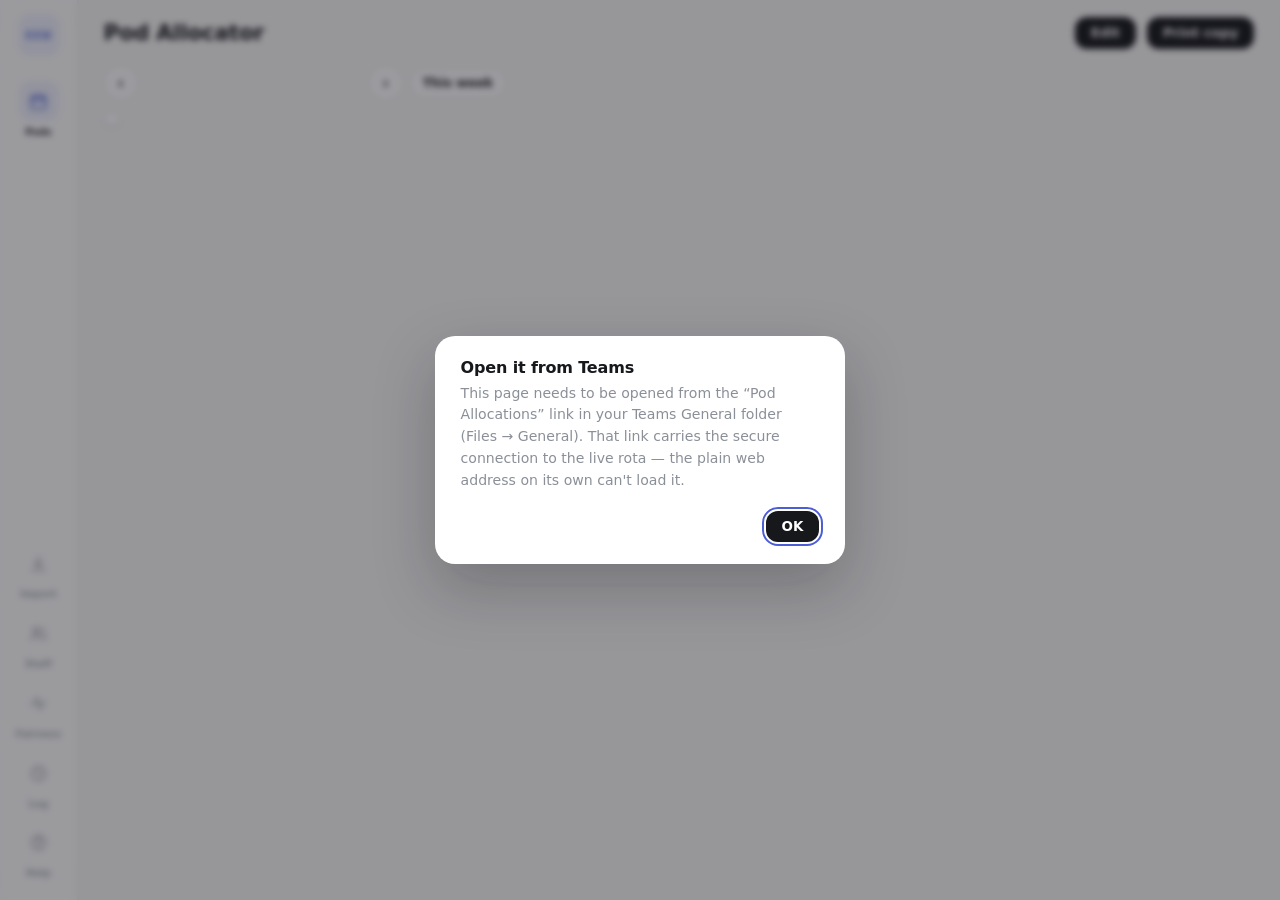
<file: index.html>
<!DOCTYPE html>
<html lang="en">
<head>
<meta charset="UTF-8">
<meta name="viewport" content="width=device-width, initial-scale=1.0">
<title>CCU Pod Allocator</title>
<style>
:root{
  --bg:#f6f6f4; --card:#ffffff; --ink:#17181c; --muted:#8a8f98; --line:#ececea; --hair:#f2f2ef;
  --accent:#4c5dd6; --accent-bg:#eef0fb;
  --green:#2e7d4f; --green-bg:#e7f5ec; --amber:#b07d1e; --amber-bg:#fdf3df; --red:#cf3d3d; --red-bg:#fdeaea;
  --podA:#f5f8ff; --podB:#f3faf5; --podC:#fdf8ef; --podD:#f8f5fd; --podE:#fdf4f6;
  --podAb:#5b76d8; --podBb:#3d9964; --podCb:#c98a2b; --podDb:#8b66c9; --podEb:#d4577a;
  --night-bg:#f7f7f5;
}
*{box-sizing:border-box}
body{margin:0;font-family:Inter,-apple-system,"Segoe UI",system-ui,Arial,sans-serif;color:var(--ink);background:var(--bg);font-size:14px;-webkit-font-smoothing:antialiased}
input,select,button{accent-color:var(--ink)}
input[type=checkbox]{width:15px;height:15px;accent-color:var(--ink)}
#layout{display:flex;min-height:100vh}
aside{width:78px;background:rgba(255,255,255,.72);backdrop-filter:blur(16px);-webkit-backdrop-filter:blur(16px);border-right:0.5px solid var(--line);display:flex;flex-direction:column;align-items:stretch;padding:.9rem 0;position:sticky;top:0;height:100vh;flex-shrink:0}
aside .logo{margin:0 auto 1.1rem;width:42px;height:42px;border-radius:13px;background:var(--accent-bg);color:var(--accent);font-weight:800;font-size:.68rem;display:flex;align-items:center;justify-content:center;letter-spacing:.03em}
aside button{background:none;border:0;color:var(--muted);font-family:inherit;cursor:pointer;padding:.45rem 0;display:flex;flex-direction:column;align-items:center;gap:.28rem;font-size:.58rem;font-weight:600;letter-spacing:.02em}
aside button .ic{width:40px;height:40px;border-radius:13px;display:flex;align-items:center;justify-content:center;transition:background .12s}
aside button .ic svg{width:19px;height:19px}
aside button:hover .ic{background:var(--hair)}
aside button.active{color:var(--ink)}
aside button.active .ic{background:var(--accent-bg);color:var(--accent)}
aside .aside-spacer{flex:1}
aside button.smallb{opacity:.85}
#content{flex:1;min-width:0}
#topbar{background:rgba(246,246,244,.82);backdrop-filter:blur(16px);-webkit-backdrop-filter:blur(16px);padding:1rem 1.6rem .4rem;display:flex;align-items:center;gap:.7rem;position:sticky;top:0;z-index:45;min-height:56px}
#topbar h1{font-size:1.35rem;margin:0;font-weight:700;letter-spacing:-.01em}
.spacer{flex:1}
.hbtn{background:var(--ink);color:#fff;border:0;border-radius:12px;padding:.52rem 1rem;font-weight:600;font-size:.82rem;cursor:pointer;font-family:inherit}
.hbtn.ghost{background:var(--card);color:var(--ink);border:1px solid var(--line)}
.hbtn:hover{filter:brightness(.95)}
#saveState{font-size:.72rem;font-weight:600;padding:.25rem .65rem;border-radius:999px}
#saveState.saved{color:var(--green);background:var(--green-bg)} #saveState.unsaved{color:var(--red);background:var(--red-bg)} #saveState.saving{color:var(--amber);background:var(--amber-bg)}
main{padding:.6rem 1.6rem 4rem;max-width:1550px}
.card{background:var(--card);border:0.5px solid var(--line);border-radius:18px;padding:1.1rem 1.3rem;margin-bottom:1rem}
h2{font-size:.72rem;margin:.1rem 0 .8rem;text-transform:uppercase;letter-spacing:.08em;color:var(--muted);font-weight:700}
button.btn{background:var(--ink);color:#fff;border:0;border-radius:12px;padding:.5rem 1rem;font-weight:600;font-size:.84rem;cursor:pointer;font-family:inherit}
button.btn.sec{background:var(--card);color:var(--ink);border:1px solid var(--line)}
button.btn.big{font-size:.95rem;padding:.85rem 1.3rem;border-radius:13px}
button.btn:hover{filter:brightness(.96)}
select,input[type=text],input[type=date],input[type=password]{border:1px solid #dcdcd8;border-radius:9px;padding:.4rem .5rem;font-size:.83rem;font-family:inherit;background:#fff;max-width:100%;color:var(--ink)}
select:focus,input:focus{outline:2px solid var(--accent-bg);border-color:var(--accent)}
table{border-collapse:collapse;width:100%}
.pill{display:inline-block;border-radius:999px;padding:.08rem .5rem;font-size:.66rem;font-weight:700;margin:0 .15rem .1rem 0;white-space:nowrap}
.pill.grade{background:var(--accent-bg);color:var(--accent)}
.pill.grade-empty{background:var(--hair);color:var(--muted);font-weight:600}
.pill.expired{background:var(--red-bg);color:var(--red)}
/* week bar */
.weekbar{display:flex;align-items:center;gap:.5rem;flex-wrap:wrap;margin-bottom:.8rem}
.weekbar b{font-size:.95rem;min-width:215px;text-align:center;font-weight:700;letter-spacing:-.01em}
.navarrow{background:var(--card);border:1px solid var(--line);border-radius:999px;font-size:1rem;width:34px;height:34px;cursor:pointer;font-weight:700;color:var(--ink);display:inline-flex;align-items:center;justify-content:center}
.navarrow:hover{background:var(--hair)}
/* rota table */
.rota-wrap{background:var(--card);border:0.5px solid var(--line);border-radius:18px;overflow-x:auto;overflow-y:visible;max-width:100%;-webkit-overflow-scrolling:touch}
table.rota{border-collapse:collapse;width:100%;min-width:1080px}
table.rota th{background:var(--card);color:var(--muted);font-size:.62rem;text-transform:uppercase;letter-spacing:.08em;padding:.6rem .6rem;text-align:left;position:sticky;top:0;z-index:10;border-bottom:1px solid var(--line);font-weight:700}
table.rota td{border-bottom:1px solid var(--hair);border-right:1px solid var(--hair);padding:.5rem .5rem;vertical-align:top}
table.rota td:last-child{border-right:0}
.dot{width:8px;height:8px;border-radius:50%;display:inline-block;margin-right:.4rem;vertical-align:baseline}
td.daylabel{background:var(--card);white-space:nowrap;width:86px}
.dl-inner{position:sticky;top:64px}
td.daylabel .dn{font-size:.62rem;font-weight:700;letter-spacing:.08em;color:var(--muted)}
td.daylabel .d{font-weight:700;font-size:1.05rem;letter-spacing:-.01em}
.statusdot{display:inline-block;width:10px;height:10px;border-radius:50%;margin-top:.45rem;cursor:pointer}
.statusdot.hard{background:var(--red)}
.statusdot.soft{background:#e6b84c}
.statusdot.ok{background:#7fc99a;cursor:default}
.statusdot.none{background:#e2e4e8;cursor:default}
.w{display:flex;gap:.45rem;align-items:flex-start;margin:.22rem 0;font-size:.79rem}
.w.hard{color:var(--red)} .w.soft{color:var(--amber)}
.w .tag{font-size:.58rem;font-weight:800;border-radius:5px;padding:.06rem .32rem;flex-shrink:0;margin-top:.1rem}
.w.hard .tag{background:var(--red);color:#fff}
.w.soft .tag{background:var(--amber);color:#fff}
#summaryBanner{display:inline-flex;align-items:center;gap:.4rem;background:#fff;border:0.5px solid rgba(29,31,36,.05);box-shadow:0 1px 3px rgba(29,31,36,.10);border-radius:999px;padding:.35rem .45rem;font-weight:600;font-size:.78rem;color:var(--ink);margin-bottom:.75rem}
.statchip{background:#f7f7f5;border:0.5px solid #ececea;border-radius:10px;padding:.26rem .6rem;font-weight:600;color:var(--ink);display:inline-flex;align-items:center;gap:.4rem;font-size:.74rem;white-space:nowrap}
.statchip .sd{width:7px;height:7px;border-radius:50%;flex-shrink:0}
#summaryBanner .viewlink{border:0;background:var(--hair);border-radius:999px;padding:.28rem .75rem;color:var(--ink);font-weight:600;font-size:.72rem;cursor:pointer;font-family:inherit}
#summaryBanner .viewlink:hover{background:#e6e6e2}
.chk-day{font-size:.62rem;font-weight:800;letter-spacing:.08em;color:var(--muted);text-transform:uppercase;margin:.9rem 0 .25rem}
.w.info{color:var(--muted)}
.w.info .tag{background:#e4e6ea;color:var(--muted)}
.w input[type=checkbox]{margin:.1rem .1rem 0 0;flex-shrink:0}
.w.acc{opacity:.5}
.slotrow{display:flex;align-items:center;gap:.3rem;margin-bottom:.3rem}
.slotrow select{flex:1;min-width:0}
.subhead{font-size:.58rem;font-weight:700;color:#a7adb5;text-transform:uppercase;letter-spacing:.08em;margin:.55rem 0 .25rem}
.mini{border:0;background:none;color:var(--muted);cursor:pointer;font-size:.9rem;padding:0 .2rem}
.mini:hover{color:var(--red)}
.addbtn{border:1px dashed #d5d5d0;border-radius:8px;background:none;color:var(--muted);font-size:.7rem;cursor:pointer;padding:.2rem .5rem;margin-top:.15rem;font-family:inherit}
.addbtn:hover{color:var(--accent);border-color:var(--accent)}
/* chips */
.chip{display:inline-flex;align-items:center;gap:.32rem;background:#fff;border:0.5px solid rgba(29,31,36,.05);border-radius:999px;padding:.2rem .55rem .2rem .26rem;font-size:.74rem;font-weight:600;margin:.15rem;cursor:grab;user-select:none;box-shadow:0 1px 3px rgba(29,31,36,.10);white-space:nowrap;max-width:100%;flex-wrap:nowrap}
.chip:active{cursor:grabbing}
.chip.dragging{opacity:.35}
.chip .tagx{font-size:.56rem;font-weight:800;border-radius:999px;padding:.09rem .34rem;background:var(--hair);color:var(--muted);flex-shrink:0;letter-spacing:.02em}
.chip .tagx.LD{background:#2c3e78;color:#fff}
.chip .tagx.SD{background:#e8edf6;color:#3b558f}
.chip .tagx.N{background:#4a4460;color:#fff}
.chip .tagx.clickable{cursor:pointer;border-bottom:1px dotted currentColor}
.chip .tagx.clickable:hover{outline:2px solid var(--accent-bg)}
.chip.selected{outline:2px solid var(--accent);outline-offset:1px}
.zone.tappable{outline:2px dashed var(--accent);outline-offset:-3px;border-radius:9px;background:rgba(76,93,214,.05)}
body.person-dragging .zone{outline:1.5px dashed #b9c3ee;outline-offset:-2px;border-radius:9px}
.ptoken.active{border-style:solid;border-color:var(--accent);color:var(--accent);background:var(--accent-bg)}
body.phone-dragging .chip{outline:1.5px dashed #b9c3ee;outline-offset:1px}
.chip.obs{border:1px dashed #d5d8de;background:#fbfbf9;color:var(--muted);box-shadow:none}
.chip.obs.tall{flex-direction:column;align-items:flex-start;gap:0;border-radius:12px;padding:.16rem .5rem .2rem .22rem}
.obsrole{font-size:.6rem;color:#b3b8bd;padding-left:1.9rem;line-height:1.1}
.chip.obs .tagx{background:var(--hair);color:var(--muted)}
.chip.fgh{cursor:default;background:#fbfbf9;color:var(--muted);border:1px dotted #d5d8de;box-shadow:none}
.chip.fgh .tagx{background:var(--hair);color:var(--muted)}
button:focus-visible,a:focus-visible,select:focus-visible{outline:2px solid var(--accent);outline-offset:2px}
.viewonly #btnSave,.viewonly #btnUndo,.viewonly #btnWho,.viewonly #btnPublish,.viewonly #btnAutoFill,.viewonly #btnDone{display:none}
body.viewmode .x,body.viewmode .ptoken,body.viewmode .trayadd,body.viewmode .addbtn,body.viewmode .mini,
body.viewmode #btnSave,body.viewmode #btnUndo,body.viewmode #btnWho,body.viewmode #btnAutoFill,body.viewmode #saveState,body.viewmode #btnDone{display:none}
body:not(.viewmode) #btnEdit{display:none}
body.viewmode .conssel{pointer-events:none;appearance:none;-webkit-appearance:none}
body.viewmode .conssel:not(.has){display:none}
body.viewmode .slotrow select{pointer-events:none;appearance:none;-webkit-appearance:none;border:0;background:transparent}
body.viewmode .chip{cursor:default}
body.viewmode .zone .hint{visibility:hidden}
body.viewmode td.tray:empty{display:none}
.viewonly #weekGrid,.viewonly #importCard,.viewonly #staffCard,.viewonly .trayadd{pointer-events:none}
.viewonly .relaycard,.viewonly .relaycard *{pointer-events:auto}
.fbar{height:6px;background:var(--hair);border-radius:99px;width:64px;display:inline-block;margin-left:.45rem;vertical-align:middle;overflow:hidden}
.fbar-fill{height:100%;border-radius:99px;background:var(--accent);display:block}
.chip .x{border:0;background:none;color:#c2c6cc;cursor:pointer;font-size:.75rem;padding:0 0 0 .1rem;line-height:1}
.chip .x:hover{color:var(--red)}
td.tray{background:#f7f7f5;min-width:150px;max-width:185px}
/* When the whole week's bench is empty, collapse the To allocate column to a slim strip. */
table.rota:not(:has(td.tray .chip)) th.trayth{width:58px!important;min-width:58px;max-width:58px;font-size:.58rem;line-height:1.1;overflow:hidden}
table.rota:not(:has(td.tray .chip)) td.tray{min-width:58px;max-width:58px;width:58px}
table.rota:not(:has(td.tray .chip)) td.tray .trayadd{font-size:0;padding:.3rem}
table.rota:not(:has(td.tray .chip)) td.tray .trayadd::after{content:"+";font-size:.9rem}
table.rota:not(:has(td.tray .chip)) td.tray .trayhint{font-size:0;padding:.4rem .2rem}
table.rota:not(:has(td.tray .chip)) td.tray .trayhint::after{content:"drop";font-size:.55rem}
.tray-sec{font-size:.56rem;font-weight:800;color:#a7adb5;text-transform:uppercase;letter-spacing:.08em;margin:.35rem 0 .1rem}
.zone{min-height:24px;border-radius:9px}
.zone.dragover{outline:2px dashed var(--accent);outline-offset:-2px;background:var(--accent-bg)!important}
.zone .hint{color:#c4c8cd;font-size:.66rem;padding:.15rem .2rem}
.trayhint{display:none;border:1.5px dashed #d7dbe1;border-radius:9px;padding:.55rem .4rem;text-align:center;color:#b3b8bd;font-size:.68rem;margin:.25rem 0}
body:not(.viewmode) td.tray:not(:has(.chip)) .trayhint{display:block}
body.person-dragging .trayhint,td.tray.tappable .trayhint{display:block;border-color:var(--accent);color:var(--accent)}
.trayadd{width:100%;font-size:.72rem;margin-top:.35rem;color:var(--muted);border-style:dashed}
.conssel{width:auto;max-width:100%;font-size:.66rem;color:#b3b8bd;border:0;background:transparent;padding:0;margin:0;font-weight:600;cursor:pointer;text-align:right}
.conssel.has{color:var(--muted);font-weight:700}
.conssel:hover{color:var(--ink)}
.conswrap{display:flex;justify-content:flex-end;margin:-1px 0 3px;min-height:14px}
th.podth{border-top:3px solid var(--line)}
td.col-A{background:var(--podA)} td.col-B{background:var(--podB)} td.col-C{background:var(--podC)} td.col-D{background:var(--podD)} td.col-E{background:var(--podE)}
.ptoken{display:inline-flex;align-items:center;gap:.3rem;border:1.5px dashed #c6cdd8;border-radius:999px;padding:.18rem .6rem;font-size:.7rem;font-weight:700;color:var(--muted);cursor:grab;user-select:none;margin-top:.35rem;background:rgba(255,255,255,.6)}
.ptoken:active{cursor:grabbing}
.ptoken.night{border-color:#cdbfe8;color:#7a5cc9}
.ptoken.sup{border-color:#e3c98e;color:var(--amber)}
.ptoken.shadow{border-color:#b9c3ee;color:#4c5dd6}
.shadowtok{display:inline-flex;align-items:center;justify-content:center;color:#4c5dd6;opacity:.4;cursor:grab;user-select:none;padding:.15rem;margin-top:.2rem;border-radius:6px}
.shadowtok:hover{opacity:1;background:rgba(76,93,214,.08)}
.shadowtok.active{opacity:1;background:rgba(76,93,214,.14);outline:1.5px dashed #4c5dd6}
.supicon{cursor:pointer;line-height:1;color:var(--amber);display:inline-flex}
.supicon:hover{transform:scale(1.15)}
.shadowicon{cursor:pointer;line-height:1;color:#4c5dd6;display:inline-flex}
.shadowicon:hover{transform:scale(1.15)}
.phoneicon{cursor:pointer;line-height:1;color:var(--ink);display:inline-flex}
.phoneicon.night{color:#7a5cc9}
.phoneicon:hover{transform:scale(1.15)}
.awdot{font-size:.54rem;font-weight:800;background:var(--accent-bg);color:var(--accent);border-radius:5px;padding:.06rem .24rem;line-height:1}
.chip.phonehover{outline:2px dashed var(--accent);outline-offset:1px}
/* staff table */
#staffTable th{position:sticky;top:0;background:var(--card);font-size:.6rem;text-transform:uppercase;letter-spacing:.07em;color:var(--muted);text-align:left;padding:.5rem .55rem;border-bottom:1px solid var(--line);z-index:5;font-weight:700}
#staffTable td{padding:.45rem .55rem;border-bottom:1px solid var(--hair);vertical-align:middle}
#staffTable tr:hover td{background:#fbfbf9}
#staffTable input[type=checkbox]{transform:scale(1.15)}
.colpill{border-radius:999px;padding:.15rem .5rem;font-weight:700;font-size:.64rem;text-transform:none;letter-spacing:.01em;white-space:nowrap;display:inline-block}
#staffTable th.grp,#staffTable td.grp{border-left:1px solid var(--line)}
.grouphead{font-size:.62rem;font-weight:800;letter-spacing:.08em;text-transform:uppercase;color:var(--ink);margin:.7rem 0 .1rem}
.namecell{font-weight:600;white-space:nowrap;max-width:230px;overflow:hidden;text-overflow:ellipsis}
.inactive td{opacity:.45}
/* fairness */
.fair th{font-size:.6rem;text-transform:uppercase;letter-spacing:.07em;color:var(--muted);font-weight:700}
.fair th,.fair td{padding:.4rem .6rem;border-bottom:1px solid var(--hair);font-size:.82rem;text-align:center}
.fair td:first-child,.fair th:first-child{text-align:left}
/* log */
.logrow{font-size:.8rem;padding:.4rem 0;border-bottom:1px solid var(--hair)}
.logrow .t{color:var(--muted);font-size:.7rem}
/* modal */
#modalBg{position:fixed;inset:0;background:rgba(20,21,29,.38);backdrop-filter:blur(3px);display:none;align-items:center;justify-content:center;z-index:100}
#modal{background:var(--card);border-radius:20px;padding:1.5rem 1.7rem;max-width:640px;width:94%;max-height:88vh;overflow:auto;box-shadow:0 24px 60px rgba(20,21,29,.22);animation:dlgin .15s ease}
/* dialogs (confirm / prompt / alert) */
@keyframes dlgin{from{transform:scale(.96) translateY(6px);opacity:0}}
.dlg-bg{position:fixed;inset:0;background:rgba(20,21,29,.42);backdrop-filter:blur(3px);display:flex;align-items:center;justify-content:center;z-index:300}
.dlg{background:var(--card);border-radius:20px;padding:1.4rem 1.6rem;max-width:410px;width:90%;box-shadow:0 24px 60px rgba(20,21,29,.25);animation:dlgin .15s ease}
.dlg-title{font-weight:700;font-size:1rem;margin-bottom:.35rem;letter-spacing:-.01em}
.dlg-body{font-size:.88rem;color:var(--muted);line-height:1.55;white-space:pre-line}
.dlg input{width:100%;margin-top:.9rem;font-size:.95rem;padding:.55rem .7rem}
.dlg-btns{display:flex;gap:.6rem;justify-content:flex-end;margin-top:1.2rem}
.combolist{max-height:190px;overflow:auto;border:1px solid var(--line,#e2e4e8);border-radius:10px;margin-top:.5rem}
.comboopt{padding:.55rem .8rem;cursor:pointer;font-size:.9rem;border-bottom:1px solid var(--line,#eef0f3)}
.comboopt:last-child{border-bottom:none}
.comboopt:hover,.comboopt.active{background:var(--accent-bg,#eef2ff)}
button.btn.danger{background:var(--red);color:#fff}
#modal h3{margin:0 0 .9rem;font-size:1.05rem;font-weight:700;letter-spacing:-.01em}
.frow{display:flex;gap:.8rem;margin-bottom:.7rem;flex-wrap:wrap}
.frow label{display:flex;flex-direction:column;gap:.25rem;font-size:.68rem;font-weight:700;color:var(--muted);text-transform:uppercase;letter-spacing:.06em}
.checks{display:grid;grid-template-columns:1fr 1fr;gap:.5rem .9rem;margin:.4rem 0 .8rem}
.checks label{display:flex;gap:.5rem;align-items:center;font-size:.86rem;font-weight:500;color:var(--ink)}
.modalbtns{display:flex;gap:.6rem;justify-content:flex-end;margin-top:.8rem}
#toast{position:fixed;bottom:1.4rem;left:50%;transform:translateX(-50%);background:var(--ink);color:#fff;border-radius:999px;padding:.6rem 1.3rem;font-size:.85rem;display:none;z-index:200;box-shadow:0 8px 24px rgba(20,21,29,.25)}
.empty{color:var(--muted);font-size:.86rem;padding:1.6rem;text-align:center}
/* welcome */
#welcome{position:fixed;inset:0;background:var(--bg);z-index:90;display:flex;align-items:center;justify-content:center}
#welcome .box{background:var(--card);border:1px solid var(--line);border-radius:22px;padding:2.6rem 2.8rem;max-width:440px;width:92%;box-shadow:0 20px 50px rgba(20,21,29,.07)}
#welcome .kicker{font-size:.62rem;font-weight:700;letter-spacing:.12em;color:var(--muted);text-transform:uppercase}
#welcome h1{font-size:1.6rem;margin:.2rem 0 .3rem;font-weight:700;letter-spacing:-.02em}
#welcome p{color:var(--muted);font-size:.88rem;margin:.2rem 0 1.4rem}
#welcome .btn{display:block;width:100%;margin-bottom:.7rem}
#welcome .btn small{display:block;font-weight:400;font-size:.73rem;opacity:.75;margin-top:.2rem}
/* help */
.help p{font-size:.87rem;margin:.45rem 0;line-height:1.5}
.help h4{margin:1rem 0 .3rem;font-size:.9rem}
.help ol{margin:.3rem 0 .6rem 1.2rem;padding:0}
.help li{margin:.3rem 0;font-size:.85rem}
.stepnum{display:inline-flex;width:20px;height:20px;border-radius:50%;background:var(--accent-bg);color:var(--accent);font-size:.7rem;font-weight:700;align-items:center;justify-content:center;margin-right:.4rem}
/* staff gate */
.gatebox{max-width:340px;margin:4rem auto;text-align:center}
.gatebox input{width:100%;font-size:1rem;padding:.65rem;margin:.6rem 0;text-align:center}
.gatebox b{display:block;margin-top:.4rem}
.gatebox a{display:inline-block;margin-top:.6rem}
/* import */
.imp-grid{display:grid;grid-template-columns:1fr 1fr;gap:1rem;max-width:1100px;margin-top:.4rem}
@media (max-width:980px){.imp-grid{grid-template-columns:1fr}}
.impdesc{font-size:.84rem;color:var(--muted);margin:-.3rem 0 .8rem}
.impsteps{margin:1rem 0 .2rem;padding:0;list-style:none;counter-reset:step}
.impsteps li{font-size:.82rem;margin:.6rem 0;color:var(--ink);counter-increment:step;position:relative;padding-left:30px;line-height:1.5}
.impsteps li::before{content:counter(step);position:absolute;left:0;top:.05rem;width:20px;height:20px;border-radius:50%;background:#E6F1FB;color:#0C447C;font-weight:700;font-size:.68rem;display:flex;align-items:center;justify-content:center}
.impsteps.teal li::before{background:#E1F5EE;color:#085041}
.dz-sm{padding:1.8rem 1rem!important}
.dropzone{border:2px dashed #dcdcd6;border-radius:18px;background:var(--card);padding:2.6rem 1rem;text-align:center;color:var(--muted);cursor:pointer;font-size:.95rem;transition:all .15s}
.dropzone:hover,.dropzone.over{background:var(--accent-bg);border-color:var(--accent);color:var(--accent)}
details.steps{background:var(--card);border:1px solid var(--line);border-radius:14px;padding:.7rem 1rem;margin-top:.9rem;font-size:.85rem}
details.steps summary{cursor:pointer;font-weight:600;color:var(--ink)}
.imp-summary{background:#fbfbf9;border:1px solid var(--line);border-radius:12px;padding:.75rem 1rem;font-size:.84rem;margin:.7rem 0}
.imp-unmatched{display:flex;align-items:center;gap:.5rem;margin:.35rem 0;font-size:.84rem}
.imp-unmatched select{flex:1}
.daypills{display:none;gap:.4rem;overflow-x:auto;padding:.1rem 0 .7rem;-webkit-overflow-scrolling:touch}
.daypill{border:0.5px solid var(--line);background:var(--card);border-radius:10px;padding:.4rem .75rem;font-weight:600;font-size:.8rem;display:flex;gap:.4rem;align-items:center;white-space:nowrap;cursor:pointer;font-family:inherit}
.daypill.active{background:var(--ink);color:#fff;border-color:var(--ink)}
.daypill .statusdot{margin:0;width:8px;height:8px;cursor:pointer}
@media (max-width:820px){
  aside{position:fixed;bottom:0;top:auto;left:0;right:0;width:100%;height:62px;flex-direction:row;justify-content:space-around;align-items:center;padding:.15rem 0 calc(.15rem + env(safe-area-inset-bottom));border-top:1px solid var(--line);border-right:0;z-index:80}
  aside .logo,aside .aside-spacer{display:none}
  aside button{padding:.15rem .3rem;font-size:.56rem;gap:.15rem}
  aside button .ic{width:30px;height:30px;border-radius:9px}
  aside button .ic svg{width:17px;height:17px}
  #content{min-width:0}
  main{padding:.4rem .7rem calc(5.2rem + env(safe-area-inset-bottom))}
  #topbar{flex-wrap:wrap;min-height:auto;padding:.6rem .8rem .3rem;gap:.4rem;align-items:center}
  #topbar h1{font-size:1.15rem;width:auto;margin-right:auto}
  .hbtn{font-size:.72rem;padding:.55rem .7rem;white-space:nowrap}
  #btnWho{font-size:.66rem;padding:.5rem .55rem;max-width:34vw;overflow:hidden;text-overflow:ellipsis}
  #saveState{font-size:.66rem}
  body:not(.viewmode) #btnPublish{display:none}
  .weekbar{display:grid;grid-template-columns:auto 1fr auto;gap:.5rem .4rem;align-items:center;background:#fff;border:0.5px solid rgba(29,31,36,.05);box-shadow:0 1px 3px rgba(29,31,36,.10);border-radius:16px;padding:.55rem .6rem;margin-bottom:.5rem}
  .weekbar b{min-width:0;font-size:1.05rem;white-space:nowrap;text-align:center;cursor:pointer}
  .weekbar b small{display:block;font-size:.66rem;color:#8a8f98;font-weight:600;letter-spacing:.06em;text-transform:uppercase}
  .weekbar .spacer,.weekbar #btnToday{display:none}
  .navarrow{border:0;background:var(--hair)}
  #btnAutoFill{grid-column:1 / -1;justify-self:center}
  #summaryBanner{grid-column:1 / -1;display:flex;justify-content:flex-start;width:100%;background:transparent;border:0;box-shadow:none;border-radius:0;border-top:0.5px solid #f0f0ee;margin:0;padding:.55rem .1rem .05rem}
  body.viewmode table.rota td.tray:not(:has(.chip)){display:none}
  table.rota td.tray:not(:has(.chip)):not(:has(.tray-sec)){padding:.45rem .7rem}
  .daypills{display:flex;position:sticky;top:0;z-index:30;background:var(--bg);margin:0 -0.7rem;padding:.4rem .7rem .6rem}
  .daypill{font-size:.95rem;padding:.8rem 1.05rem;border-radius:13px;font-weight:700}
  .daypill .statusdot{width:9px;height:9px}
  td.daylabel{display:flex;gap:.5rem;align-items:center;padding:.15rem .2rem;margin-bottom:.3rem;border:0}
  td.daylabel .dn,td.daylabel .d{display:none}
  .dl-inner{position:static}
  .chip{padding:.55rem .75rem .55rem .38rem;font-size:.85rem;margin:.2rem;gap:.42rem}
  .chip .tagx{font-size:.68rem;padding:.18rem .48rem}
  .chip .x{font-size:1rem;padding:.25rem .1rem .25rem .35rem}
  .ptoken{padding:.5rem .8rem;font-size:.8rem}
  .trayadd,.conssel{font-size:.82rem;padding:.4rem .5rem}
  td.daylabel:not(:has(.ptoken)):not(:has(.chip)){display:none}
  .rota-wrap{border:0;background:transparent;overflow:visible}
  table.rota{min-width:0;display:block}
  table.rota thead{display:none}
  table.rota tbody{display:block}
  table.rota tr{display:block}
  table.rota td{display:block;border:0.5px solid var(--line);border-radius:12px;margin-bottom:.55rem;padding:.65rem .7rem;background:var(--card)}
  td.daylabel{background:transparent;border:0;display:flex;gap:.6rem;align-items:center;margin-bottom:.1rem;padding:.2rem .1rem;width:auto}
  td.daylabel .d{font-size:1.15rem}
  td.tray{max-width:none;min-width:0}
  table.rota td::before{display:block;font-size:.6rem;font-weight:800;letter-spacing:.08em;color:var(--muted);margin-bottom:.35rem;text-transform:uppercase}
  table.rota td.col-A{background:var(--podA)}
  table.rota td.col-B{background:var(--podB)}
  table.rota td.col-C{background:var(--podC)}
  table.rota td.col-D{background:var(--podD)}
  table.rota td.col-E{background:var(--podE)}
  table.rota td.nighttd{background:#f1edfb!important}
  td.nighttd::before{color:#6b5fb5!important}
  td.tray::before{content:"To allocate"}
  td.col-A::before{content:"Pod A";color:var(--podAb)}
  td.col-B::before{content:"Pod B";color:var(--podBb)}
  td.col-C::before{content:"Pod C";color:var(--podCb)}
  td.col-D::before{content:"Pod D";color:var(--podDb)}
  td.col-E::before{content:"Pod E";color:var(--podEb)}
  td.nighttd::before{content:"Night team"}
  #staticFallback{overflow-x:auto}
}
@media print{ aside,#topbar,.weekbar,button,#toast{display:none!important} body{background:#fff} }
</style>
</head>
<body>
<div id="staticFallback"><!--STATIC_START--><div style="font-family:Inter,Segoe UI,system-ui,sans-serif;max-width:1150px;margin:0 auto;padding:18px;color:#17181c"><div style="font-size:11px;letter-spacing:.1em;color:#8a8f98">CRITICAL CARE UNIT</div><div style="font-size:24px;font-weight:700;margin:2px 0">Pod Allocator</div><div style="font-size:12px;color:#8a8f98;margin-bottom:10px">Read-only view · bold = long day · ☎ = phone · to edit, open this file from the synced folder</div><div style="font-size:16px;font-weight:700;margin:16px 0 6px">6 Jul – 12 Jul 2026</div><table style="border-collapse:collapse;width:100%;font-size:12px"><tr><th style="text-align:left;padding:6px;border-bottom:2px solid #ececea;font-size:10px;letter-spacing:.06em;color:#8a8f98"></th><th style="text-align:left;padding:6px;border-bottom:2px solid #ececea;font-size:10px;letter-spacing:.06em;color:#8a8f98">PHONE</th><th style="text-align:left;padding:6px;border-bottom:2px solid #ececea;font-size:10px;letter-spacing:.06em;color:#8a8f98">POD A</th><th style="text-align:left;padding:6px;border-bottom:2px solid #ececea;font-size:10px;letter-spacing:.06em;color:#8a8f98">POD B</th><th style="text-align:left;padding:6px;border-bottom:2px solid #ececea;font-size:10px;letter-spacing:.06em;color:#8a8f98">POD C</th><th style="text-align:left;padding:6px;border-bottom:2px solid #ececea;font-size:10px;letter-spacing:.06em;color:#8a8f98">POD D</th><th style="text-align:left;padding:6px;border-bottom:2px solid #ececea;font-size:10px;letter-spacing:.06em;color:#8a8f98">POD E</th><th style="text-align:left;padding:6px;border-bottom:2px solid #ececea;font-size:10px;letter-spacing:.06em;color:#8a8f98">NIGHT</th></tr><tr><td style="vertical-align:top;padding:6px;border-bottom:1px solid #f0f0ee;white-space:nowrap"><b>Mon</b> 6 Jul</td><td style="vertical-align:top;padding:6px;border-bottom:1px solid #f0f0ee">Jack Roddy<div style="font-size:10px;color:#8a8f98">sup: Joel Ukpor</div></td><td style="vertical-align:top;padding:6px;border-bottom:1px solid #f0f0ee"><div style="color:#8a8f98;font-size:10px">Choudhry</div><b>Mohamed Elnagar</b><br>Cathryn Latham<br>Daniela Santos</td><td style="vertical-align:top;padding:6px;border-bottom:1px solid #f0f0ee"><div style="color:#8a8f98;font-size:10px">Ford</div><b>Obinna Stanley Oduna</b><br>Ben Wilkinson<br><b>Hasnat Sulehri</b></td><td style="vertical-align:top;padding:6px;border-bottom:1px solid #f0f0ee"><div style="color:#8a8f98;font-size:10px">Dias</div><b>Alice Ring</b><br>Jack Roddy ☎<br><b>Sarah Hill</b></td><td style="vertical-align:top;padding:6px;border-bottom:1px solid #f0f0ee"><div style="color:#8a8f98;font-size:10px">Habeichi</div><b>Joel Ukpor</b><br>Asim Khan</td><td style="vertical-align:top;padding:6px;border-bottom:1px solid #f0f0ee"><div style="color:#8a8f98;font-size:10px">Horner</div><b>Nellie Johnson</b></td><td style="vertical-align:top;padding:6px;border-bottom:1px solid #f0f0ee;background:#f7f7f5">David Garwood ☎<br>Abduljelili Balogun<br>Kieran Cave<br>Tom Curtis<br>Beth Howard</td></tr><tr><td style="vertical-align:top;padding:6px;border-bottom:1px solid #f0f0ee;white-space:nowrap"><b>Tue</b> 7 Jul</td><td style="vertical-align:top;padding:6px;border-bottom:1px solid #f0f0ee">Joel Ukpor</td><td style="vertical-align:top;padding:6px;border-bottom:1px solid #f0f0ee"><div style="color:#8a8f98;font-size:10px">Choudhry</div><b>Mohamed Elnagar</b><br>Obinna Stanley Oduna<br>Daniela Santos</td><td style="vertical-align:top;padding:6px;border-bottom:1px solid #f0f0ee"><div style="color:#8a8f98;font-size:10px">Ford</div>Sarah Hill<br>Hasnat Sulehri<br>Ben Wilkinson</td><td style="vertical-align:top;padding:6px;border-bottom:1px solid #f0f0ee"><div style="color:#8a8f98;font-size:10px">Dias</div><b>Nellie Johnson</b><br>Alice Ring</td><td style="vertical-align:top;padding:6px;border-bottom:1px solid #f0f0ee"><div style="color:#8a8f98;font-size:10px">Horner</div><b>Cathryn Latham</b><br>Asim Khan</td><td style="vertical-align:top;padding:6px;border-bottom:1px solid #f0f0ee"><div style="color:#8a8f98;font-size:10px">KB</div><b>Jack Roddy</b></td><td style="vertical-align:top;padding:6px;border-bottom:1px solid #f0f0ee;background:#f7f7f5">David Garwood ☎<br>Abduljelili Balogun<br>Kieran Cave<br>Tom Curtis<br>Beth Howard</td></tr><tr><td style="vertical-align:top;padding:6px;border-bottom:1px solid #f0f0ee;white-space:nowrap"><b>Wed</b> 8 Jul</td><td style="vertical-align:top;padding:6px;border-bottom:1px solid #f0f0ee">Joel Ukpor</td><td style="vertical-align:top;padding:6px;border-bottom:1px solid #f0f0ee"><div style="color:#8a8f98;font-size:10px">Choudhry</div>Asim Khan<br>Mohamed Elnagar<br>Obinna Stanley Oduna<br>Daniela Santos</td><td style="vertical-align:top;padding:6px;border-bottom:1px solid #f0f0ee"><div style="color:#8a8f98;font-size:10px">Hodd</div><b>Cathryn Latham</b><br>Hasnat Sulehri<br>Ben Wilkinson<br>Sarah Hill</td><td style="vertical-align:top;padding:6px;border-bottom:1px solid #f0f0ee"><div style="color:#8a8f98;font-size:10px">CMAB</div><b>Nellie Johnson</b><br>Alice Ring</td><td style="vertical-align:top;padding:6px;border-bottom:1px solid #f0f0ee"><div style="color:#8a8f98;font-size:10px">Horner</div><b>Joel Ukpor</b> ☎</td><td style="vertical-align:top;padding:6px;border-bottom:1px solid #f0f0ee"><div style="color:#8a8f98;font-size:10px">Mahmood</div><b>Jack Roddy</b></td><td style="vertical-align:top;padding:6px;border-bottom:1px solid #f0f0ee;background:#f7f7f5">David Garwood ☎<br>Abduljelili Balogun<br>Kieran Cave<br>Tom Curtis<br>Beth Howard</td></tr><tr><td style="vertical-align:top;padding:6px;border-bottom:1px solid #f0f0ee;white-space:nowrap"><b>Thu</b> 9 Jul</td><td style="vertical-align:top;padding:6px;border-bottom:1px solid #f0f0ee">Joel Ukpor</td><td style="vertical-align:top;padding:6px;border-bottom:1px solid #f0f0ee"><div style="color:#8a8f98;font-size:10px">Wallace</div>Asim Khan<br>Mohamed Elnagar<br>Obinna Stanley Oduna<br>Daniela Santos</td><td style="vertical-align:top;padding:6px;border-bottom:1px solid #f0f0ee"><div style="color:#8a8f98;font-size:10px">Fudge</div><b>Cathryn Latham</b><br>Hasnat Sulehri<br>Ben Wilkinson<br>Sarah Hill</td><td style="vertical-align:top;padding:6px;border-bottom:1px solid #f0f0ee"><div style="color:#8a8f98;font-size:10px">CMAB</div><b>Nellie Johnson</b><br>Alice Ring</td><td style="vertical-align:top;padding:6px;border-bottom:1px solid #f0f0ee"><div style="color:#8a8f98;font-size:10px">Baiou</div><b>Joel Ukpor</b> ☎</td><td style="vertical-align:top;padding:6px;border-bottom:1px solid #f0f0ee"><div style="color:#8a8f98;font-size:10px">Thomas</div><b>Jack Roddy</b></td><td style="vertical-align:top;padding:6px;border-bottom:1px solid #f0f0ee;background:#f7f7f5">David Garwood ☎<br>Abduljelili Balogun<br>Kieran Cave<br>Tom Curtis<br>Beth Howard</td></tr><tr><td style="vertical-align:top;padding:6px;border-bottom:1px solid #f0f0ee;white-space:nowrap"><b>Fri</b> 10 Jul</td><td style="vertical-align:top;padding:6px;border-bottom:1px solid #f0f0ee">Joel Ukpor</td><td style="vertical-align:top;padding:6px;border-bottom:1px solid #f0f0ee"><div style="color:#8a8f98;font-size:10px">Wallace</div>Asim Khan<br>Mohamed Elnagar<br>Obinna Stanley Oduna<br>Daniela Santos</td><td style="vertical-align:top;padding:6px;border-bottom:1px solid #f0f0ee"><div style="color:#8a8f98;font-size:10px">Fudge</div><b>Cathryn Latham</b><br>Hasnat Sulehri<br>Ben Wilkinson<br>Sarah Hill</td><td style="vertical-align:top;padding:6px;border-bottom:1px solid #f0f0ee"><div style="color:#8a8f98;font-size:10px">Thomas</div><b>Nellie Johnson</b><br>Alice Ring</td><td style="vertical-align:top;padding:6px;border-bottom:1px solid #f0f0ee"><div style="color:#8a8f98;font-size:10px">Baiou</div><b>Joel Ukpor</b> ☎</td><td style="vertical-align:top;padding:6px;border-bottom:1px solid #f0f0ee"><div style="color:#8a8f98;font-size:10px">Wright</div><b>Jack Roddy</b></td><td style="vertical-align:top;padding:6px;border-bottom:1px solid #f0f0ee;background:#f7f7f5">David Garwood ☎<br>Abduljelili Balogun<br>Kieran Cave<br>Tom Curtis<br>Beth Howard</td></tr><tr><td style="vertical-align:top;padding:6px;border-bottom:1px solid #f0f0ee;white-space:nowrap"><b>Sat</b> 11 Jul</td><td style="vertical-align:top;padding:6px;border-bottom:1px solid #f0f0ee">Joel Ukpor</td><td style="vertical-align:top;padding:6px;border-bottom:1px solid #f0f0ee"><div style="color:#8a8f98;font-size:10px">Wallace</div>Asim Khan<br>Mohamed Elnagar<br>Obinna Stanley Oduna<br>Daniela Santos</td><td style="vertical-align:top;padding:6px;border-bottom:1px solid #f0f0ee"><div style="color:#8a8f98;font-size:10px">Fudge</div><b>Cathryn Latham</b><br>Hasnat Sulehri<br>Ben Wilkinson<br>Sarah Hill</td><td style="vertical-align:top;padding:6px;border-bottom:1px solid #f0f0ee"><div style="color:#8a8f98;font-size:10px">CMAB</div><b>Nellie Johnson</b><br>Alice Ring</td><td style="vertical-align:top;padding:6px;border-bottom:1px solid #f0f0ee"><div style="color:#8a8f98;font-size:10px">CMAB</div><b>Joel Ukpor</b> ☎</td><td style="vertical-align:top;padding:6px;border-bottom:1px solid #f0f0ee"><div style="color:#8a8f98;font-size:10px">Wallace</div><b>Jack Roddy</b></td><td style="vertical-align:top;padding:6px;border-bottom:1px solid #f0f0ee;background:#f7f7f5">David Garwood ☎<br>Abduljelili Balogun<br>Kieran Cave<br>Tom Curtis<br>Beth Howard</td></tr><tr><td style="vertical-align:top;padding:6px;border-bottom:1px solid #f0f0ee;white-space:nowrap"><b>Sun</b> 12 Jul</td><td style="vertical-align:top;padding:6px;border-bottom:1px solid #f0f0ee">Joel Ukpor</td><td style="vertical-align:top;padding:6px;border-bottom:1px solid #f0f0ee"><div style="color:#8a8f98;font-size:10px">Wallace</div>Asim Khan<br>Mohamed Elnagar<br>Obinna Stanley Oduna<br>Daniela Santos</td><td style="vertical-align:top;padding:6px;border-bottom:1px solid #f0f0ee"><div style="color:#8a8f98;font-size:10px">Fudge</div><b>Cathryn Latham</b><br>Hasnat Sulehri<br>Ben Wilkinson<br>Sarah Hill</td><td style="vertical-align:top;padding:6px;border-bottom:1px solid #f0f0ee"><div style="color:#8a8f98;font-size:10px">Baiou</div><b>Nellie Johnson</b><br>Alice Ring</td><td style="vertical-align:top;padding:6px;border-bottom:1px solid #f0f0ee"><div style="color:#8a8f98;font-size:10px">Baiou</div><b>Joel Ukpor</b> ☎</td><td style="vertical-align:top;padding:6px;border-bottom:1px solid #f0f0ee"><div style="color:#8a8f98;font-size:10px">Fudge</div><b>Jack Roddy</b></td><td style="vertical-align:top;padding:6px;border-bottom:1px solid #f0f0ee;background:#f7f7f5">David Garwood ☎<br>Abduljelili Balogun<br>Kieran Cave<br>Tom Curtis<br>Beth Howard</td></tr></table><div style="font-size:16px;font-weight:700;margin:16px 0 6px">13 Jul – 19 Jul 2026</div><table style="border-collapse:collapse;width:100%;font-size:12px"><tr><th style="text-align:left;padding:6px;border-bottom:2px solid #ececea;font-size:10px;letter-spacing:.06em;color:#8a8f98"></th><th style="text-align:left;padding:6px;border-bottom:2px solid #ececea;font-size:10px;letter-spacing:.06em;color:#8a8f98">PHONE</th><th style="text-align:left;padding:6px;border-bottom:2px solid #ececea;font-size:10px;letter-spacing:.06em;color:#8a8f98">POD A</th><th style="text-align:left;padding:6px;border-bottom:2px solid #ececea;font-size:10px;letter-spacing:.06em;color:#8a8f98">POD B</th><th style="text-align:left;padding:6px;border-bottom:2px solid #ececea;font-size:10px;letter-spacing:.06em;color:#8a8f98">POD C</th><th style="text-align:left;padding:6px;border-bottom:2px solid #ececea;font-size:10px;letter-spacing:.06em;color:#8a8f98">POD D</th><th style="text-align:left;padding:6px;border-bottom:2px solid #ececea;font-size:10px;letter-spacing:.06em;color:#8a8f98">POD E</th><th style="text-align:left;padding:6px;border-bottom:2px solid #ececea;font-size:10px;letter-spacing:.06em;color:#8a8f98">NIGHT</th></tr><tr><td style="vertical-align:top;padding:6px;border-bottom:1px solid #f0f0ee;white-space:nowrap"><b>Mon</b> 13 Jul</td><td style="vertical-align:top;padding:6px;border-bottom:1px solid #f0f0ee">—</td><td style="vertical-align:top;padding:6px;border-bottom:1px solid #f0f0ee"><div style="color:#8a8f98;font-size:10px">KB</div><b>Abduljelili Balogun</b><br>Alice Ring<br>Alistair Leggett</td><td style="vertical-align:top;padding:6px;border-bottom:1px solid #f0f0ee"><div style="color:#8a8f98;font-size:10px">Wright</div><b>Alaaeldin Abdelrahman</b><br>Bassam Ali</td><td style="vertical-align:top;padding:6px;border-bottom:1px solid #f0f0ee"><div style="color:#8a8f98;font-size:10px">Ghrew</div><b>Ben Wilkinson</b><br>Abdallah Khalil</td><td style="vertical-align:top;padding:6px;border-bottom:1px solid #f0f0ee"><div style="color:#8a8f98;font-size:10px">McNiven</div><b>Asim Khan</b><br>Abdousalam Alhiyali</td><td style="vertical-align:top;padding:6px;border-bottom:1px solid #f0f0ee"><div style="color:#8a8f98;font-size:10px">Choudhry</div><b>Beth Howard</b><br>Arif Suleiman</td><td style="vertical-align:top;padding:6px;border-bottom:1px solid #f0f0ee;background:#f7f7f5">—</td></tr><tr><td style="vertical-align:top;padding:6px;border-bottom:1px solid #f0f0ee;white-space:nowrap"><b>Tue</b> 14 Jul</td><td style="vertical-align:top;padding:6px;border-bottom:1px solid #f0f0ee">—</td><td style="vertical-align:top;padding:6px;border-bottom:1px solid #f0f0ee"><div style="color:#8a8f98;font-size:10px">Choudhry</div><b>Abduljelili Balogun</b><br>Ahmed Mahawish<br>Alice Ring</td><td style="vertical-align:top;padding:6px;border-bottom:1px solid #f0f0ee"><div style="color:#8a8f98;font-size:10px">BW</div><b>Alaaeldin Abdelrahman</b><br>Bassam Ali</td><td style="vertical-align:top;padding:6px;border-bottom:1px solid #f0f0ee"><div style="color:#8a8f98;font-size:10px">Mahmood</div><b>Abdallah Khalil</b></td><td style="vertical-align:top;padding:6px;border-bottom:1px solid #f0f0ee"><div style="color:#8a8f98;font-size:10px">Godbole</div><b>Asim Khan</b></td><td style="vertical-align:top;padding:6px;border-bottom:1px solid #f0f0ee"><div style="color:#8a8f98;font-size:10px">Habeichi</div><b>Arif Suleiman</b></td><td style="vertical-align:top;padding:6px;border-bottom:1px solid #f0f0ee;background:#f7f7f5">—</td></tr><tr><td style="vertical-align:top;padding:6px;border-bottom:1px solid #f0f0ee;white-space:nowrap"><b>Wed</b> 15 Jul</td><td style="vertical-align:top;padding:6px;border-bottom:1px solid #f0f0ee">—</td><td style="vertical-align:top;padding:6px;border-bottom:1px solid #f0f0ee"><div style="color:#8a8f98;font-size:10px">Dias</div><b>Abduljelili Balogun</b><br>Ahmed Mahawish<br>Alistair Leggett</td><td style="vertical-align:top;padding:6px;border-bottom:1px solid #f0f0ee"><div style="color:#8a8f98;font-size:10px">Coffin</div><b>Alaaeldin Abdelrahman</b><br>Bassam Ali</td><td style="vertical-align:top;padding:6px;border-bottom:1px solid #f0f0ee"><div style="color:#8a8f98;font-size:10px">Habeichi</div><b>Ben Wilkinson</b></td><td style="vertical-align:top;padding:6px;border-bottom:1px solid #f0f0ee"><div style="color:#8a8f98;font-size:10px">Godbole</div><b>Abdousalam Alhiyali</b></td><td style="vertical-align:top;padding:6px;border-bottom:1px solid #f0f0ee"><div style="color:#8a8f98;font-size:10px">Harris</div><b>Arif Suleiman</b></td><td style="vertical-align:top;padding:6px;border-bottom:1px solid #f0f0ee;background:#f7f7f5">—</td></tr><tr><td style="vertical-align:top;padding:6px;border-bottom:1px solid #f0f0ee;white-space:nowrap"><b>Thu</b> 16 Jul</td><td style="vertical-align:top;padding:6px;border-bottom:1px solid #f0f0ee">—</td><td style="vertical-align:top;padding:6px;border-bottom:1px solid #f0f0ee"><div style="color:#8a8f98;font-size:10px">Dias</div><b>Georgina Sutcliffe</b><br>Abduljelili Balogun<br>Ahmed Mahawish</td><td style="vertical-align:top;padding:6px;border-bottom:1px solid #f0f0ee"><div style="color:#8a8f98;font-size:10px">Coffin</div><b>Alaaeldin Abdelrahman</b><br>Furkan Zurel</td><td style="vertical-align:top;padding:6px;border-bottom:1px solid #f0f0ee"><div style="color:#8a8f98;font-size:10px">Habeichi</div><b>Hasnat Sulehri</b></td><td style="vertical-align:top;padding:6px;border-bottom:1px solid #f0f0ee"><div style="color:#8a8f98;font-size:10px">Thomas</div><b>Abdousalam Alhiyali</b></td><td style="vertical-align:top;padding:6px;border-bottom:1px solid #f0f0ee"><div style="color:#8a8f98;font-size:10px">KB</div><b>Daniela Santos</b></td><td style="vertical-align:top;padding:6px;border-bottom:1px solid #f0f0ee;background:#f7f7f5">—</td></tr><tr><td style="vertical-align:top;padding:6px;border-bottom:1px solid #f0f0ee;white-space:nowrap"><b>Fri</b> 17 Jul</td><td style="vertical-align:top;padding:6px;border-bottom:1px solid #f0f0ee">—</td><td style="vertical-align:top;padding:6px;border-bottom:1px solid #f0f0ee"><div style="color:#8a8f98;font-size:10px">KB</div>—</td><td style="vertical-align:top;padding:6px;border-bottom:1px solid #f0f0ee"><div style="color:#8a8f98;font-size:10px">Coffin</div>—</td><td style="vertical-align:top;padding:6px;border-bottom:1px solid #f0f0ee"><div style="color:#8a8f98;font-size:10px">Ghrew</div>—</td><td style="vertical-align:top;padding:6px;border-bottom:1px solid #f0f0ee"><div style="color:#8a8f98;font-size:10px">Thomas</div>—</td><td style="vertical-align:top;padding:6px;border-bottom:1px solid #f0f0ee"><div style="color:#8a8f98;font-size:10px">Dias</div>—</td><td style="vertical-align:top;padding:6px;border-bottom:1px solid #f0f0ee;background:#f7f7f5">—</td></tr><tr><td style="vertical-align:top;padding:6px;border-bottom:1px solid #f0f0ee;white-space:nowrap"><b>Sat</b> 18 Jul</td><td style="vertical-align:top;padding:6px;border-bottom:1px solid #f0f0ee">—</td><td style="vertical-align:top;padding:6px;border-bottom:1px solid #f0f0ee"><div style="color:#8a8f98;font-size:10px">Dias</div>—</td><td style="vertical-align:top;padding:6px;border-bottom:1px solid #f0f0ee"><div style="color:#8a8f98;font-size:10px">Dias</div>—</td><td style="vertical-align:top;padding:6px;border-bottom:1px solid #f0f0ee"><div style="color:#8a8f98;font-size:10px">Ghrew</div>—</td><td style="vertical-align:top;padding:6px;border-bottom:1px solid #f0f0ee"><div style="color:#8a8f98;font-size:10px">Thomas</div>—</td><td style="vertical-align:top;padding:6px;border-bottom:1px solid #f0f0ee"><div style="color:#8a8f98;font-size:10px">Ghrew</div>—</td><td style="vertical-align:top;padding:6px;border-bottom:1px solid #f0f0ee;background:#f7f7f5">—</td></tr><tr><td style="vertical-align:top;padding:6px;border-bottom:1px solid #f0f0ee;white-space:nowrap"><b>Sun</b> 19 Jul</td><td style="vertical-align:top;padding:6px;border-bottom:1px solid #f0f0ee">—</td><td style="vertical-align:top;padding:6px;border-bottom:1px solid #f0f0ee"><div style="color:#8a8f98;font-size:10px">Coffin</div>—</td><td style="vertical-align:top;padding:6px;border-bottom:1px solid #f0f0ee"><div style="color:#8a8f98;font-size:10px">Coffin</div>—</td><td style="vertical-align:top;padding:6px;border-bottom:1px solid #f0f0ee"><div style="color:#8a8f98;font-size:10px">Ghrew</div>—</td><td style="vertical-align:top;padding:6px;border-bottom:1px solid #f0f0ee"><div style="color:#8a8f98;font-size:10px">Thomas</div>—</td><td style="vertical-align:top;padding:6px;border-bottom:1px solid #f0f0ee"><div style="color:#8a8f98;font-size:10px">Thomas</div>—</td><td style="vertical-align:top;padding:6px;border-bottom:1px solid #f0f0ee;background:#f7f7f5">—</td></tr></table><div style="font-size:16px;font-weight:700;margin:16px 0 6px">20 Jul – 26 Jul 2026</div><table style="border-collapse:collapse;width:100%;font-size:12px"><tr><th style="text-align:left;padding:6px;border-bottom:2px solid #ececea;font-size:10px;letter-spacing:.06em;color:#8a8f98"></th><th style="text-align:left;padding:6px;border-bottom:2px solid #ececea;font-size:10px;letter-spacing:.06em;color:#8a8f98">PHONE</th><th style="text-align:left;padding:6px;border-bottom:2px solid #ececea;font-size:10px;letter-spacing:.06em;color:#8a8f98">POD A</th><th style="text-align:left;padding:6px;border-bottom:2px solid #ececea;font-size:10px;letter-spacing:.06em;color:#8a8f98">POD B</th><th style="text-align:left;padding:6px;border-bottom:2px solid #ececea;font-size:10px;letter-spacing:.06em;color:#8a8f98">POD C</th><th style="text-align:left;padding:6px;border-bottom:2px solid #ececea;font-size:10px;letter-spacing:.06em;color:#8a8f98">POD D</th><th style="text-align:left;padding:6px;border-bottom:2px solid #ececea;font-size:10px;letter-spacing:.06em;color:#8a8f98">POD E</th><th style="text-align:left;padding:6px;border-bottom:2px solid #ececea;font-size:10px;letter-spacing:.06em;color:#8a8f98">NIGHT</th></tr><tr><td style="vertical-align:top;padding:6px;border-bottom:1px solid #f0f0ee;white-space:nowrap"><b>Mon</b> 20 Jul</td><td style="vertical-align:top;padding:6px;border-bottom:1px solid #f0f0ee">David Garwood</td><td style="vertical-align:top;padding:6px;border-bottom:1px solid #f0f0ee"><div style="color:#8a8f98;font-size:10px">Horner</div><b>David Garwood</b> ☎<br><b>Sarah Rahim</b><br>Abduljelili Balogun</td><td style="vertical-align:top;padding:6px;border-bottom:1px solid #f0f0ee"><div style="color:#8a8f98;font-size:10px">Hodd</div><b>Ella Snowden</b><br>Lin Dong<br>Jack Roddy</td><td style="vertical-align:top;padding:6px;border-bottom:1px solid #f0f0ee"><div style="color:#8a8f98;font-size:10px">Baiou</div><b>Abdallah Khalil</b><br>Nellie Johnson<br>Mohamed Elnagar</td><td style="vertical-align:top;padding:6px;border-bottom:1px solid #f0f0ee"><div style="color:#8a8f98;font-size:10px">Khokhar</div><b>Reham Almahli</b><br>Asim Khan<br>Punithan Annamalai</td><td style="vertical-align:top;padding:6px;border-bottom:1px solid #f0f0ee"><div style="color:#8a8f98;font-size:10px">McNiven</div><b>Daniela Santos</b></td><td style="vertical-align:top;padding:6px;border-bottom:1px solid #f0f0ee;background:#f7f7f5">Georgina Sutcliffe<br>Marwa Gdido<br>Ahmed Mahawish<br>Niall Edwards<br>Bassam Ali</td></tr><tr><td style="vertical-align:top;padding:6px;border-bottom:1px solid #f0f0ee;white-space:nowrap"><b>Tue</b> 21 Jul</td><td style="vertical-align:top;padding:6px;border-bottom:1px solid #f0f0ee">David Garwood</td><td style="vertical-align:top;padding:6px;border-bottom:1px solid #f0f0ee"><div style="color:#8a8f98;font-size:10px">Roberts</div><b>Arif Suleiman</b><br><b>Dan Gill</b><br>David Garwood ☎<br>Sarah Rahim</td><td style="vertical-align:top;padding:6px;border-bottom:1px solid #f0f0ee"><div style="color:#8a8f98;font-size:10px">McNiven</div><b>John Finnerty</b><br><b>Jack Roddy</b><br>Louise Hall</td><td style="vertical-align:top;padding:6px;border-bottom:1px solid #f0f0ee"><div style="color:#8a8f98;font-size:10px">Baiou</div><b>Mohamed Elnagar</b><br><b>Ben Wilkinson</b></td><td style="vertical-align:top;padding:6px;border-bottom:1px solid #f0f0ee"><div style="color:#8a8f98;font-size:10px">Khokhar</div><b>Asim Khan</b><br>Reham Almahli</td><td style="vertical-align:top;padding:6px;border-bottom:1px solid #f0f0ee"><div style="color:#8a8f98;font-size:10px">Wallace</div><b>Punithan Annamalai</b></td><td style="vertical-align:top;padding:6px;border-bottom:1px solid #f0f0ee;background:#f7f7f5">Georgina Sutcliffe<br>Marwa Gdido<br>Ahmed Mahawish<br>Niall Edwards<br>Bassam Ali</td></tr><tr><td style="vertical-align:top;padding:6px;border-bottom:1px solid #f0f0ee;white-space:nowrap"><b>Wed</b> 22 Jul</td><td style="vertical-align:top;padding:6px;border-bottom:1px solid #f0f0ee">Lin Dong</td><td style="vertical-align:top;padding:6px;border-bottom:1px solid #f0f0ee"><div style="color:#8a8f98;font-size:10px">PF</div><b>Arif Suleiman</b><br><b>Tom Curtis</b></td><td style="vertical-align:top;padding:6px;border-bottom:1px solid #f0f0ee"><div style="color:#8a8f98;font-size:10px">McNiven</div><b>Lin Dong</b> ☎<br>John Finnerty<br>Jack Roddy</td><td style="vertical-align:top;padding:6px;border-bottom:1px solid #f0f0ee"><div style="color:#8a8f98;font-size:10px">Choudhry</div><b>Abdallah Khalil</b><br>Kieran Cave</td><td style="vertical-align:top;padding:6px;border-bottom:1px solid #f0f0ee"><div style="color:#8a8f98;font-size:10px">Wallace</div><b>Dan Gill</b><br>Alaaeldin Abdelrahman</td><td style="vertical-align:top;padding:6px;border-bottom:1px solid #f0f0ee"><div style="color:#8a8f98;font-size:10px">Ford</div><b>Louise Hall</b></td><td style="vertical-align:top;padding:6px;border-bottom:1px solid #f0f0ee;background:#f7f7f5">Whaj Lee ☎<br>Obinna Stanley Oduna<br>Abduljelili Balogun<br>Reham Almahli<br>Sarah Hill</td></tr><tr><td style="vertical-align:top;padding:6px;border-bottom:1px solid #f0f0ee;white-space:nowrap"><b>Thu</b> 23 Jul</td><td style="vertical-align:top;padding:6px;border-bottom:1px solid #f0f0ee">Jamiu Aliu</td><td style="vertical-align:top;padding:6px;border-bottom:1px solid #f0f0ee"><div style="color:#8a8f98;font-size:10px">Naisbitt</div><b>David Garwood</b><br>Hashir Abdullah</td><td style="vertical-align:top;padding:6px;border-bottom:1px solid #f0f0ee"><div style="color:#8a8f98;font-size:10px">Ford</div><b>Lin Dong</b><br>Furkan Zurel</td><td style="vertical-align:top;padding:6px;border-bottom:1px solid #f0f0ee"><div style="color:#8a8f98;font-size:10px">Choudhry</div><b>Ben Wilkinson</b><br>Jamiu Aliu ☎</td><td style="vertical-align:top;padding:6px;border-bottom:1px solid #f0f0ee"><div style="color:#8a8f98;font-size:10px">Mahmood</div><b>Jack Roddy</b><br>Ryan McKeown</td><td style="vertical-align:top;padding:6px;border-bottom:1px solid #f0f0ee"><div style="color:#8a8f98;font-size:10px">ANC</div><b>Louise Hall</b><br>Daniela Santos</td><td style="vertical-align:top;padding:6px;border-bottom:1px solid #f0f0ee;background:#f7f7f5">Whaj Lee ☎<br>Obinna Stanley Oduna<br>Abduljelili Balogun<br>Reham Almahli<br>Sarah Hill</td></tr><tr><td style="vertical-align:top;padding:6px;border-bottom:1px solid #f0f0ee;white-space:nowrap"><b>Fri</b> 24 Jul</td><td style="vertical-align:top;padding:6px;border-bottom:1px solid #f0f0ee">Jamiu Aliu</td><td style="vertical-align:top;padding:6px;border-bottom:1px solid #f0f0ee"><div style="color:#8a8f98;font-size:10px">Naisbitt</div><b>Mohamed Elnagar</b><br>Mahmoud Gaballah</td><td style="vertical-align:top;padding:6px;border-bottom:1px solid #f0f0ee"><div style="color:#8a8f98;font-size:10px">Ford</div><b>Ella Snowden</b></td><td style="vertical-align:top;padding:6px;border-bottom:1px solid #f0f0ee"><div style="color:#8a8f98;font-size:10px">ANC</div><b>Kieran Cave</b><br>Jamiu Aliu ☎</td><td style="vertical-align:top;padding:6px;border-bottom:1px solid #f0f0ee"><div style="color:#8a8f98;font-size:10px">Coffin</div><b>Punithan Annamalai</b><br><b>Ryan McKeown</b><br>Alaaeldin Abdelrahman</td><td style="vertical-align:top;padding:6px;border-bottom:1px solid #f0f0ee"><div style="color:#8a8f98;font-size:10px">Mahmood</div><b>Furkan Zurel</b><br>Daniela Santos</td><td style="vertical-align:top;padding:6px;border-bottom:1px solid #f0f0ee;background:#f7f7f5">Abdallah Khalil ☎<br>Kevin Gregson<br>Nellie Johnson</td></tr><tr><td style="vertical-align:top;padding:6px;border-bottom:1px solid #f0f0ee;white-space:nowrap"><b>Sat</b> 25 Jul</td><td style="vertical-align:top;padding:6px;border-bottom:1px solid #f0f0ee">David Garwood</td><td style="vertical-align:top;padding:6px;border-bottom:1px solid #f0f0ee"><div style="color:#8a8f98;font-size:10px">Naisbitt</div><b>Lin Dong</b><br>David Garwood ☎</td><td style="vertical-align:top;padding:6px;border-bottom:1px solid #f0f0ee"><div style="color:#8a8f98;font-size:10px">Naisbitt</div><b>John Finnerty</b></td><td style="vertical-align:top;padding:6px;border-bottom:1px solid #f0f0ee"><div style="color:#8a8f98;font-size:10px">ANC</div><b>Mohamed Elnagar</b></td><td style="vertical-align:top;padding:6px;border-bottom:1px solid #f0f0ee"><div style="color:#8a8f98;font-size:10px">Mahmood</div><b>Jack Roddy</b><br>Asim Khan</td><td style="vertical-align:top;padding:6px;border-bottom:1px solid #f0f0ee"><div style="color:#8a8f98;font-size:10px">ANC</div><b>Niall Edwards</b><br>Furkan Zurel</td><td style="vertical-align:top;padding:6px;border-bottom:1px solid #f0f0ee;background:#f7f7f5">Abdallah Khalil ☎<br>Emma Parkin<br>Kevin Gregson<br>Nellie Johnson</td></tr><tr><td style="vertical-align:top;padding:6px;border-bottom:1px solid #f0f0ee;white-space:nowrap"><b>Sun</b> 26 Jul</td><td style="vertical-align:top;padding:6px;border-bottom:1px solid #f0f0ee">Whaj Lee</td><td style="vertical-align:top;padding:6px;border-bottom:1px solid #f0f0ee"><div style="color:#8a8f98;font-size:10px">Ford</div><b>David Garwood</b><br>Whaj Lee ☎</td><td style="vertical-align:top;padding:6px;border-bottom:1px solid #f0f0ee"><div style="color:#8a8f98;font-size:10px">Ford</div><b>John Finnerty</b></td><td style="vertical-align:top;padding:6px;border-bottom:1px solid #f0f0ee"><div style="color:#8a8f98;font-size:10px">ANC</div>Lin Dong<br>Mohamed Elnagar</td><td style="vertical-align:top;padding:6px;border-bottom:1px solid #f0f0ee"><div style="color:#8a8f98;font-size:10px">Mahmood</div><b>Asim Khan</b><br>Jack Roddy</td><td style="vertical-align:top;padding:6px;border-bottom:1px solid #f0f0ee"><div style="color:#8a8f98;font-size:10px">Mahmood</div><b>Furkan Zurel</b><br>Niall Edwards</td><td style="vertical-align:top;padding:6px;border-bottom:1px solid #f0f0ee;background:#f7f7f5">Abdallah Khalil ☎<br>Kevin Gregson<br>Nellie Johnson</td></tr></table></div><!--STATIC_END--></div>
<div id="layout" style="display:none">
<aside>
  <div class="logo">CCU</div>
  <button data-tab="rota" class="active"><span class="ic"><svg viewBox="0 0 24 24" fill="none" stroke="currentColor" stroke-width="1.8" stroke-linecap="round" stroke-linejoin="round"><rect x="3" y="5" width="18" height="16" rx="3"/><path d="M8 3v4M16 3v4M3 10h18"/></svg></span>Pods</button>
  <div class="aside-spacer"></div>
  <button data-tab="import" class="smallb"><span class="ic"><svg viewBox="0 0 24 24" fill="none" stroke="currentColor" stroke-width="1.8" stroke-linecap="round" stroke-linejoin="round"><path d="M12 4v11m0 0l-4.5-4.5M12 15l4.5-4.5M4 20h16"/></svg></span>Import</button>
  <button data-tab="staff" class="smallb"><span class="ic"><svg viewBox="0 0 24 24" fill="none" stroke="currentColor" stroke-width="1.8" stroke-linecap="round" stroke-linejoin="round"><circle cx="9" cy="8" r="3.4"/><path d="M2.8 19.5c.8-3.3 3.3-5 6.2-5s5.4 1.7 6.2 5"/><path d="M15.5 5.5a3.2 3.2 0 011.6 6"/><path d="M17.6 14.6c2.2.5 3.7 2 4.2 4.4"/></svg></span>Staff</button>
  <button data-tab="fair" class="smallb"><span class="ic"><svg viewBox="0 0 24 24" fill="none" stroke="currentColor" stroke-width="1.8" stroke-linecap="round" stroke-linejoin="round"><path d="M3 13h4l3-8 4 14 3-8h4"/></svg></span>Fairness</button>
  <button data-tab="log" class="smallb"><span class="ic"><svg viewBox="0 0 24 24" fill="none" stroke="currentColor" stroke-width="1.8" stroke-linecap="round" stroke-linejoin="round"><circle cx="12" cy="12" r="8.5"/><path d="M12 7.5V12l3 2"/></svg></span>Log</button>
  <button data-tab="help" class="smallb"><span class="ic"><svg viewBox="0 0 24 24" fill="none" stroke="currentColor" stroke-width="1.8" stroke-linecap="round" stroke-linejoin="round"><circle cx="12" cy="12" r="8.5"/><path d="M9.6 9.2A2.5 2.5 0 0112 7.5c1.4 0 2.5 1 2.5 2.2 0 1.5-1.6 1.9-2.5 3v.6"/><circle cx="12" cy="16.6" r=".4" fill="currentColor"/></svg></span>Help</button>
</aside>
<div id="content">
<div id="topbar">
  <h1 id="pageTitle">Pod Allocator</h1>
  <div class="spacer"></div>
  <button class="hbtn ghost" id="btnWho" style="font-size:.75rem;padding:.35rem .7rem;color:var(--muted)" title="Changes are logged under this name — click to change who's editing"></button>
  <span id="saveState"></span>
  <button class="hbtn" id="btnEdit">Edit</button>
  <button class="hbtn ghost" id="btnDone" title="Back to read-only view">Done</button>
  <button class="hbtn ghost" id="btnUndo" title="Undo last change (Ctrl+Z)">↩ Undo</button>
  <button class="hbtn ghost" id="btnSave" title="Saves automatically — this is just belt and braces">Save</button>
  <button class="hbtn" id="btnPublish" title="Save a read-only copy of this week for printing or posting in Teams chat">Print copy</button>
</div>
<main>
  <section id="tab-rota">
    <div class="weekbar">
      <button class="navarrow" id="btnPrevWeek" title="Previous week">‹</button>
      <b id="weekTitle"></b>
      <button class="navarrow" id="btnNextWeek" title="Next week">›</button>
      <button class="btn sec" id="btnToday" style="font-size:.78rem;padding:.35rem .7rem">This week</button>
      <span class="spacer"></span>
      <button class="btn sec" id="btnAutoFill" style="font-size:.78rem;padding:.35rem .7rem" title="Distribute everyone on each day's bench into pods, as fairly as possible. Keeps anyone you've already placed.">Auto-fill week</button>
      <span class="spacer"></span>
    </div>
    <div id="summaryBanner"></div>
    <div id="weekGrid"></div>
  </section>

  <section id="tab-import" style="display:none">
    <div id="importGate" class="gatebox" style="display:none">
      <div class="card">
        <svg viewBox="0 0 24 24" width="30" height="30" fill="none" stroke="currentColor" stroke-width="1.7" stroke-linecap="round"><rect x="5" y="11" width="14" height="9" rx="2.5"/><path d="M8 11V8a4 4 0 018 0v3"/></svg>
        <b id="gateTitleI">Locked — staff password</b>
        <input type="password" id="gatePwI" placeholder="Password">
        <button class="btn" id="gateBtnI" style="width:100%">Unlock</button>
        <div id="gateMsgI" style="font-size:.78rem;color:var(--red);min-height:1em;margin-top:.3rem"></div>
        <a href="#" id="gateResetI" style="font-size:.72rem;color:var(--muted)">Forgotten? Reset it</a>
      </div>
    </div>
    <div class="imp-grid" id="importCard">
      <div class="card">
        <h2>Staff rota — from Optima</h2>
        <p class="impdesc">Fills each day's bench with who's working and their shifts.</p>
        <div class="dropzone dz-sm" id="dropRota">
          <svg viewBox="0 0 24 24" width="30" height="30" fill="none" stroke="currentColor" stroke-width="1.6" stroke-linecap="round" stroke-linejoin="round" style="margin-bottom:.4rem"><path d="M12 4v11m0 0l-4.5-4.5M12 15l4.5-4.5M4 20h16"/></svg>
          <div style="font-weight:600">Drop the “Work Roster 1 Week” export here</div>
          <div style="font-size:.8rem;margin-top:.2rem">or click to choose the file</div>
        </div>
        <div id="importResultRota"></div>
        <ol class="impsteps">
          <li>In Optima: <b>Rostering</b> → <b>Roster Print Reports</b> → <b>Work Roster 1 Week</b></li>
          <li>View Date = any day that week · Unit = S11061 Medical Staff · Fulfilment = All · Include Duties = All Duties · Person Extra Info = Grade · Unfilled Duties = None · <b>Output As = Excel</b></li>
          <li><b>Run Report</b> → Reports icon (top right) → click the report → <b>View Report</b> — it downloads</li>
          <li>Drop the downloaded file above</li>
        </ol>
      </div>
      <div class="card">
        <h2>Consultant cover</h2>
        <p class="impdesc">Fills the consultant line on each pod — every week in the file, in one go.</p>
        <div class="dropzone dz-sm" id="dropCons">
          <svg viewBox="0 0 24 24" width="30" height="30" fill="none" stroke="currentColor" stroke-width="1.6" stroke-linecap="round" stroke-linejoin="round" style="margin-bottom:.4rem"><path d="M12 4v11m0 0l-4.5-4.5M12 15l4.5-4.5M4 20h16"/></svg>
          <div style="font-weight:600">Drop the consultant pod allocations here</div>
          <div style="font-size:.8rem;margin-top:.2rem">or click to choose the file</div>
        </div>
        <div id="importResultCons"></div>
        <ol class="impsteps teal">
          <li>Use the usual consultant spreadsheet — “Week Commencing …” blocks with Pod A–E rows of initials</li>
          <li>Initials are matched to consultants on the Staff page by their name's initials (“Anas Baiou” catches AB); anything unmatched shows as initials until they're added</li>
          <li>Already-entered consultants are simply overwritten by the file</li>
        </ol>
      </div>
      <div class="card relaycard" style="grid-column:1 / -1">
        <h2>Shared saving</h2>
        <p class="impdesc" id="relayStatus">Checking…</p>
        <button class="btn sec" id="btnRelaySetup" style="align-self:flex-start">Set up shared saving</button>
      </div>
    </div>
  </section>

  <section id="tab-staff" style="display:none">
    <div id="staffGate" class="gatebox" style="display:none">
      <div class="card">
        <svg viewBox="0 0 24 24" width="30" height="30" fill="none" stroke="currentColor" stroke-width="1.7" stroke-linecap="round"><rect x="5" y="11" width="14" height="9" rx="2.5"/><path d="M8 11V8a4 4 0 018 0v3"/></svg>
        <b id="gateTitleS">Locked — staff password</b>
        <input type="password" id="gatePwS" placeholder="Password">
        <button class="btn" id="gateBtnS" style="width:100%">Unlock</button>
        <div id="gateMsgS" style="font-size:.78rem;color:var(--red);min-height:1em;margin-top:.3rem"></div>
        <a href="#" id="gateResetS" style="font-size:.72rem;color:var(--muted)">Forgotten? Reset it</a>
      </div>
    </div>
    <div class="card" id="staffCard">
      <div style="display:flex;align-items:center;gap:.8rem;flex-wrap:wrap;margin-bottom:.6rem">
        <h2 style="margin:0">Staff list</h2>
        <button class="btn" id="btnAddStaff">+ Add person</button>
        <label style="font-size:.82rem;display:flex;align-items:center;gap:.35rem"><input type="checkbox" id="showInactive"> Show expired/inactive</label>
        <span style="font-size:.78rem;color:var(--muted)">Coloured attributes drive the checks and auto-fill · grey ones are rota information. People past their end date drop out automatically.</span>
      </div>
      <div style="overflow-x:auto">
      <table id="staffTable">
        <thead><tr>
          <th>Name</th><th>Grade</th>
          <th><span class="colpill" style="background:#E6F1FB;color:#0C447C">Airway</span></th>
          <th><span class="colpill" style="background:#EAF3DE;color:#27500A">Phone</span></th>
          <th><span class="colpill" style="background:#FAEEDA;color:#633806">Ph sup</span></th>
          <th><span class="colpill" style="background:#E1F5EE;color:#085041">Transfer</span></th>
          <th><span class="colpill" style="background:#FBEAF0;color:#72243E">Supernum</span></th>
          <th class="grp">Nights</th><th>FGH</th><th>FGH nights</th><th>FGH super</th>
          <th>From</th><th>Until</th><th></th>
        </tr></thead>
        <tbody id="staffBody"></tbody>
      </table>
      </div>
    </div>
  </section>

  <section id="tab-fair" style="display:none">
    <div id="fairGate" class="gatebox" style="display:none">
      <div class="card">
        <svg viewBox="0 0 24 24" width="30" height="30" fill="none" stroke="currentColor" stroke-width="1.7" stroke-linecap="round"><rect x="5" y="11" width="14" height="9" rx="2.5"/><path d="M8 11V8a4 4 0 018 0v3"/></svg>
        <b id="gateTitleF">Locked — staff password</b>
        <input type="password" id="gatePwF" placeholder="Password">
        <button class="btn" id="gateBtnF" style="width:100%">Unlock</button>
        <div id="gateMsgF" style="font-size:.78rem;color:var(--red);min-height:1em;margin-top:.3rem"></div>
        <a href="#" id="gateResetF" style="font-size:.72rem;color:var(--muted)">Forgotten? Reset it</a>
      </div>
    </div>
    <div class="card" id="fairCard">
      <h2>Fairness — pod days &amp; phone-holding (last 6 months)</h2>
      <p style="font-size:.8rem;color:var(--muted);margin-top:-.2rem">Pod columns: how each person's pod days split across A–E (100% = always the same pod). Phone columns: their share of all phone days. Hover any % for the raw count. Sorted by most pod days.</p>
      <div style="overflow-x:auto"><table class="fair" id="fairTable"></table></div>
    </div>
  </section>

  <section id="tab-log" style="display:none">
    <div class="card">
      <h2>Change log</h2>
      <div id="logList"></div>
    </div>
  </section>

  <section id="tab-help" style="display:none">
    <div class="card help" style="max-width:680px">
      <h2>Pods</h2>
      <p>Each day, the people still to place appear under <b>To allocate</b> — from an Import, or added with the add-person line. Drag them into pods, or click a person then click where they go. Give out the referral phone the same way: drag the dashed <b>phone</b> token onto a person (or click it, then them); to move it, drag the phone straight off one chip onto another, or click it to take it back. If the phone holder needs supervision, an amber <b>supervisor</b> badge appears — put it on whoever is supervising, the same way. Click a chip's <b>SD / LD / N</b> tag to change their shift. The small <b>A</b> means airway trained. Students and work-experience visitors go on via <b>+ observer / student…</b> — they show on the rota but never count in numbers.</p>
      <p>The dot beside each date: <b style="color:var(--green)">green</b> all checks pass · <b style="color:var(--amber)">amber</b> worth a look · <b style="color:var(--red)">red</b> a unit rule is broken. Click it to read the details. Everything saves automatically — watch for "All changes saved" at the top.</p>
      <h2>Import</h2>
      <p>Drop in the week's <b>Work Roster 1 Week</b> Excel export from Optima (instructions on the Import page). Names are matched to the staff list automatically, and each day's bench then shows exactly who's working.</p>
      <h2>Staff</h2>
      <p>One row per person: airway, phone, nights, transfer, supernumerary, plus start and end dates. This list is what all the safety checks run on. When someone leaves, set their end date and they disappear from the lists by themselves. Password protected — the password is set the first time anyone opens the page.</p>
      <h2>Print copy</h2>
      <p>Saves a read-only, nicely formatted copy of the week as a single file — for printing for the wall, or posting into the Teams chat.</p>
      <h2>Mistakes</h2>
      <p><b>Undo</b> reverses your last change, step by step. The <b>Log</b> page records who changed what and when. Only one person can edit at a time — if someone else has Edit open, the button tells you who, and it frees itself within minutes of them finishing. Every edit session starts from the latest saved version, an older copy can never save over a newer one, and editing closes itself after five minutes untouched.</p>
    </div>
  </section>
</main>
</div><!-- /content -->
</div><!-- /layout -->

<div id="welcome" style="display:none">
  <div class="box" style="text-align:center">
    <div class="kicker">Critical Care Unit</div>
    <h1>Pod Allocator</h1>
    <p>Pod allocations, checked against the unit's rules</p>
    <button class="btn big" id="wContinue" style="display:none;text-align:center"></button>
    <button class="btn big sec" id="wOpen" style="text-align:center">Open the Pod Allocator<small>you should never see this screen — everything lives inside this one page</small></button>
    <div style="margin-top:.6rem"><a href="#" id="wNew" style="font-size:.72rem;color:var(--muted)">start a brand-new empty file</a></div>
  </div>
</div>

<div id="modalBg"><div id="modal"></div></div>
<div id="toast"></div>

<script>/*ROTA_DATA_START*/window.ROTA_DATA = null;/*ROTA_DATA_END*/</script>
<script>
"use strict";
/* ================= CONSTANTS & STATE ================= */
const PODS = ["A","B","C","D","E"];
const DAYNAMES = ["Monday","Tuesday","Wednesday","Thursday","Friday","Saturday","Sunday"];
const GRADES = ["CON","ACCP","SCF","JCF","RCF","ST","CT","ACCS","IMT","FY1","FY2","ICM","Anaes","ED","Neurology","Other"];
const RETENTION_DAYS = 183;
function parseDataText(text){
  const t = String(text).trim();
  const m = t.match(new RegExp("\\/\\*ROTA_DATA_START\\*\\/window\\.ROTA_DATA = ([\\s\\S]*?);\\/\\*ROTA_DATA_END\\*\\/"));
  if (m) return JSON.parse(m[1]);
  const body = t.startsWith("window.ROTA_DATA") ? t.replace(/^[^=]*=\s*/, "").replace(/;\s*$/, "") : t;
  return JSON.parse(body);
}
// Optima duty-code interpretation. Everything not listed = not available for the unit that day.
const DUTY_DAY = ["SD","LD","LD - A","LD-A"];
const DUTY_NIGHT = ["N","N - Airway","N-Airway"];

let data = null;
let fileHandle = null;
let dirty = false;
let currentWeekKey = null;
let undoStack = [], lastState = null;
let autosaveTimer = null;
let tapPick = null, tapPhone = null;
let dragEndedAt = 0;
const isMobile = () => window.matchMedia("(max-width: 820px)").matches;
let mobileDay = (new Date().getDay() + 6) % 7;
try { window.matchMedia("(max-width: 820px)").addEventListener("change", () => renderWeek()); } catch(e){}
let swipeX = null;
document.addEventListener("touchstart", e => { if (isMobile() && e.target.closest("#weekGrid")) swipeX = e.touches[0].clientX; }, { passive: true });
document.addEventListener("touchend", e => {
  if (swipeX == null || !isMobile()) { swipeX = null; return; }
  const dx = e.changedTouches[0].clientX - swipeX;
  swipeX = null;
  if (Math.abs(dx) < 60) return;
  mobileDay = Math.min(6, Math.max(0, mobileDay + (dx < 0 ? 1 : -1)));
  renderWeek();
}, { passive: true });
document.addEventListener("pointerdown", e => { if (e.pointerType === "touch" && isMobile() && e.target.closest("#weekGrid")) swipeX = e.clientX; }, { passive: true });
document.addEventListener("pointerup", e => {
  if (e.pointerType !== "touch" || swipeX == null || !isMobile()) return;
  const dx = e.clientX - swipeX;
  swipeX = null;
  if (Math.abs(dx) < 60) return;
  mobileDay = Math.min(6, Math.max(0, mobileDay + (dx < 0 ? 1 : -1)));
  renderWeek();
}, { passive: true });
let loadedSavedAt = null, conflictToastShown = false;
const PRISTINE_HTML = "<!DOCTYPE html>\n" + document.documentElement.outerHTML;
{
  const sf = document.getElementById("staticFallback");
  if (sf) sf.remove();
  const ly = document.getElementById("layout");
  if (ly) ly.style.display = "flex";
}
const DATA_BLOCK_RE = new RegExp("\\/\\*ROTA_DATA_START\\*\\/[\\s\\S]*?\\/\\*ROTA_DATA_END\\*\\/");
const dataBlock = () => "/" + "*ROTA_DATA_START*" + "/window.ROTA_DATA = " + JSON.stringify(data, null, 1) + ";/" + "*ROTA_DATA_END*" + "/";
const STATIC_RE = new RegExp("<!--STATIC_" + "START-->[\\s\\S]*?<!--STATIC_" + "END-->");
const serializeDocument = () => PRISTINE_HTML
  .replace(DATA_BLOCK_RE, () => dataBlock())
  .replace(STATIC_RE, () => "<!--STATIC_" + "START-->" + staticSnapshotHtml() + "<!--STATIC_" + "END-->");
const SELF_NAME = (() => { try { const n = decodeURIComponent(location.pathname.split("/").pop() || ""); return /\.html?$/i.test(n) ? n : "Pod-Allocations.html"; } catch(e){ return "Pod-Allocations.html"; } })();
const VIEW_ONLY = (() => { try { localStorage.getItem("_probe"); return false; } catch(e){ return true; } })();
let EDIT_MODE = false;
const canEdit = () => EDIT_MODE;

const $ = s => document.querySelector(s);
const el = (tag, attrs={}, ...kids) => {
  const e = document.createElement(tag);
  for (const [k,v] of Object.entries(attrs)) {
    if (k === "class") e.className = v;
    else if (k.startsWith("on")) e.addEventListener(k.slice(2), v);
    else if (k === "html") e.innerHTML = v;
    else e.setAttribute(k, v);
  }
  for (const k of kids) if (k != null) e.append(k);
  return e;
};
const store = {
  _mem: {},
  get(k){ try { const v = localStorage.getItem(k); return v != null ? v : (k in this._mem ? this._mem[k] : null); } catch(e){ return (k in this._mem) ? this._mem[k] : null; } },
  set(k, v){ this._mem[k] = v; try { localStorage.setItem(k, v); } catch(e){} },
  sget(k){ try { const v = sessionStorage.getItem(k); return v != null ? v : (k in this._mem ? this._mem[k] : null); } catch(e){ return (k in this._mem) ? this._mem[k] : null; } },
  sset(k, v){ this._mem[k] = v; try { sessionStorage.setItem(k, v); } catch(e){} },
  sdel(k){ try { sessionStorage.removeItem(k); } catch(e){} }
};
const friendlyErr = e => /user gesture|user activation/i.test((e && e.message) || "") ? "The browser needs a fresh click — press the button again." : ((e && e.message) || "Something went wrong.");
const esc = s => String(s ?? "").replace(/[&<>"']/g, c => ({"&":"&amp;","<":"&lt;",">":"&gt;",'"':"&quot;","'":"&#39;"}[c]));
const uid = () => Math.random().toString(36).slice(2,10);
const todayISO = () => { const d = new Date(); return d.getFullYear()+"-"+String(d.getMonth()+1).padStart(2,"0")+"-"+String(d.getDate()).padStart(2,"0"); };

function blankDay(){
  const pods = {};
  for (const p of PODS) pods[p] = { assign: [], super: [], student: "" };
  return { phone: null, phoneSup: null, nightCons: null, shadow: [], pods, night: { phone: null, AB: [], CDE: [], super: [] }, extras: [], obs: [] };
}
function blankWeek(){ return { days: Array.from({length:7}, blankDay), roster: null, accepted: [] }; }
function blankData(){ return { version: 2, staff: [], weeks: {}, log: [], ignoredNames: [] }; }

function mondayOf(dateStr){
  const d = new Date(dateStr + "T12:00:00");
  const day = (d.getDay() + 6) % 7;
  d.setDate(d.getDate() - day);
  return d.toISOString().slice(0,10);
}
function addDays(iso, n){
  const d = new Date(iso + "T12:00:00");
  d.setDate(d.getDate() + n);
  return d.toISOString().slice(0,10);
}
function fmtDate(iso){ return new Date(iso + "T12:00:00").toLocaleDateString("en-GB", {day:"numeric", month:"short"}); }
function weekLabel(key){ return fmtDate(key) + " – " + fmtDate(addDays(key,6)) + " " + key.slice(0,4); }

function staffById(id){ return data.staff.find(s => s.id === id); }
function isActiveOn(s, iso){
  if (s.active === false) return false;
  if (s.start && iso < s.start) return false;
  if (s.end && iso > s.end) return false;
  return true;
}
function activeStaff(iso){ return data.staff.filter(s => isActiveOn(s, iso)).sort((a,b) => a.name.localeCompare(b.name)); }

function toast(msg){
  const t = $("#toast");
  t.textContent = msg; t.style.display = "block";
  clearTimeout(t._h); t._h = setTimeout(() => t.style.display = "none", 3200);
}
function uiDialog(o){
  return new Promise(res => {
    const bg = el("div", { class: "dlg-bg" });
    const box = el("div", { class: "dlg" });
    if (o.title) box.append(el("div", { class: "dlg-title" }, o.title));
    if (o.body) box.append(el("div", { class: "dlg-body" }, o.body));
    let input = null;
    let input2 = null;
    if (o.input) {
      input = el("input", { type: "text", placeholder: o.placeholder || "" });
      input.value = o.value || "";
      box.append(input);
      if (o.options && o.options.length) {
        // A visible, always-working picker (native <datalist> often shows nothing) — filters as you type.
        const list = el("div", { class: "combolist" });
        const renderList = () => {
          const q = input.value.trim().toLowerCase();
          list.innerHTML = "";
          const matches = o.options.filter(opt => opt.toLowerCase().includes(q)).slice(0, 80);
          for (const opt of matches) list.append(el("div", { class: "comboopt", onclick: () => { input.value = opt; renderList(); input.focus(); } }, opt));
          list.style.display = matches.length ? "block" : "none";
        };
        input.addEventListener("input", renderList);
        box.append(list);
        renderList();
      }
      if (o.placeholder2 != null) { input2 = el("input", { type: "text", placeholder: o.placeholder2 }); box.append(input2); }
    }
    const done = v => { bg.remove(); window.removeEventListener("keydown", esc); res(v); };
    const esc = e => { if (e.key === "Escape") done(o.input ? null : false); };
    const btns = el("div", { class: "dlg-btns" });
    if (!o.hideCancel) btns.append(el("button", { class: "btn sec", onclick: () => done(o.input ? null : false) }, o.cancelLabel || "Cancel"));
    const ok = el("button", { class: "btn" + (o.danger ? " danger" : ""), onclick: () => done(o.input ? (input2 ? [input.value, input2.value] : input.value) : true) }, o.okLabel || "OK");
    btns.append(ok);
    box.append(btns);
    bg.append(box);
    bg.onclick = e => { if (e.target === bg) done(o.input ? null : false); };
    window.addEventListener("keydown", esc);
    document.body.append(bg);
    if (input) { input.focus(); input.onkeydown = e => { if (e.key === "Enter") done(input.value); }; }
    else ok.focus();
  });
}
const uiConfirm = (body, o={}) => uiDialog({ body, ...o });
const uiAlert = (body, o={}) => uiDialog({ body, hideCancel: true, ...o });
const uiPrompt = (body, o={}) => uiDialog({ body, input: true, ...o });
function editorName(){ return store.get("rotaEditorName") || "(name not set)"; }
function updateWhoBtn(){
  const b = $("#btnWho");
  if (b) b.textContent = "Editing as " + editorName();
}
function editorNameOptions(){
  if (!data) return [];
  return [...data.staff].filter(s => s.active !== false).sort((a,b) => a.name.localeCompare(b.name)).map(s => s.name);
}
const LOCK_MS = 6 * 60 * 1000;
let lockBeat = null;
function startLockHeartbeat(){
  clearInterval(lockBeat);
  lockBeat = setInterval(() => {
    if (!EDIT_MODE || !data) return;
    data.editLock = { by: editorName(), at: new Date().toISOString() };
    markDirty();
  }, 2 * 60 * 1000);
}
let enteringEdit = false;
async function enterEdit(){
  if (enteringEdit || EDIT_MODE) return; // ignore rapid double-clicks and re-entry
  enteringEdit = true;
  try { await enterEditInner(); } finally { enteringEdit = false; }
}
async function enterEditInner(){
  // On a local (OneDrive-synced) file we always save to the file itself, so get a handle
  // even though a relay link is baked in. In hosted/Teams contexts the relay link is enough.
  if (!fileHandle && (LOCAL_FILE || !relayUrl())) {
    // A file picker only works on a standalone, non-sandboxed page. Inside Teams the file is
    // framed/sandboxed, so we use shared saving (paste the flow link once) instead.
    const framed = (() => { try { return window.self !== window.top; } catch(e){ return true; } })();
    if (FS_OK && !framed) {
      const go = await uiConfirm("To edit on this computer, the browser needs one-time access to the rota file. In the next window pick " + SELF_NAME + " — this very file — and choose “Allow on every visit”. You'll never be asked again on this computer.", { title: "One-time setup to edit", okLabel: "Choose file" });
      if (!go) return;
      try {
        fileHandle = await window.showSaveFilePicker({ suggestedName: SELF_NAME, types: [{ description: "Pod Allocator page", accept: { "text/html": [".html", ".htm"] } }] });
        try { await idb.set("handle", fileHandle); } catch(e){}
      } catch(e){ if (e.name !== "AbortError") uiAlert(friendlyErr(e), { title: "Couldn't set up editing" }); return; }
    } else {
      // Sandbox (e.g. inside Teams): editing here needs shared saving set up once.
      const url = await uiPrompt("Editing here saves for everyone through shared saving — it just needs setting up once. Paste the flow's HTTP URL from Power Automate (it's then stored in the file, so this is only ever done once).", { title: "Set up shared saving to edit", okLabel: "Save link & edit", placeholder: "https://…powerplatform.com/…" });
      if (url === null) return;
      const u = (url || "").trim();
      if (!/^https:\/\/\S+(powerplatform|logic\.azure|flow\.microsoft)\S*$/i.test(u)) { uiAlert("That doesn't look like the flow's URL — it should start with https:// and contain powerplatform.", { title: "Link not recognised" }); return; }
      data.relayUrl = u;
      logEntry("Shared saving link set");
      if (typeof updateRelayStatus === "function") updateRelayStatus();
      applyEnvClasses();
    }
  }
  if (!fileHandle && !relayUrl()) { uiAlert("Editing isn't available here — open the file from the shared Teams folder.", { title: "View only on this device" }); return; }
  // Pull the latest in the background so the "Who's editing?" dialog opens instantly instead of
  // waiting on a network read first.
  const syncP = Promise.resolve(syncLatest()).catch(() => {});
  const prev = store.get("rotaEditorName");
  const n = await uiPrompt("Start typing and pick your name — changes are logged under it.", { title: "Who's editing?", okLabel: "Start editing", placeholder: prev ? "Last editor on this computer: " + prev : "Start typing…", options: editorNameOptions() });
  if (!n || !n.trim()) return;
  await syncP; // by now the latest copy (including anyone else's lock) has loaded
  const lock = data.editLock;
  if (lock && lock.at && (Date.now() - Date.parse(lock.at)) < LOCK_MS && lock.by !== n.trim()) {
    const mins = Math.max(1, Math.round((Date.now() - Date.parse(lock.at)) / 60000));
    await uiAlert((lock.by || "Someone") + " is editing right now (started " + mins + " min ago). Only one person can edit at a time — it frees up automatically within a few minutes of them finishing.", { title: "Someone else is editing" });
    return;
  }
  store.set("rotaEditorName", n.trim());
  EDIT_MODE = true;
  document.body.classList.remove("viewmode");
  data.editLock = { by: n.trim(), at: new Date().toISOString() };
  markDirty();
  updateWhoBtn();
  updateSaveState("unsaved");
  renderAll();
  resetIdle();
  startLockHeartbeat();
  saveFile(true); // push the lock to the shared copy now so others are warned quickly
  toast("Editing as " + n.trim() + " — changes save automatically");
}
/* ---- shared saving via Power Automate relay ---- */
/* Hosted mode: the app is served as code-only from a web host and keeps NO data of its own.
   It reads the live rota from SharePoint (pod-data.json) via a Power Automate READ flow and
   writes it back via a SAVE flow. Both URLs are baked in below at deploy time. When the two
   placeholders are still present (the local master copy), the app falls back to file-based
   saving exactly as before. */
// The two flow keys are supplied by the opening link's #hash (kept inside NHS Teams), so the
// hosted page itself ships with NO keys. Fall back to baked placeholders for a local build.
const _cfg = new URLSearchParams((location.hash || "").replace(/^#/, ""));
let _rk = _cfg.get("r"), _sk = _cfg.get("s");
// Keep the flow keys out of the address bar, history, bookmarks and referrer headers: read them
// once from the opening link, keep them only for this tab, then strip them from the visible URL.
try {
  if (_rk && _sk) {
    // Remember the keys on this device (localStorage, not just this tab) so reloads, new tabs and
    // bookmarks of the plain URL keep working — then strip the keys from the visible URL/history.
    localStorage.setItem("podR", _rk);
    localStorage.setItem("podS", _sk);
    history.replaceState(null, "", location.pathname + location.search);
  } else {
    _rk = _rk || localStorage.getItem("podR");
    _sk = _sk || localStorage.getItem("podS");
  }
} catch(e){}
const READ_URL = _rk || "__READ_URL__";
const SAVE_URL = _sk || "__SAVE_URL__";
const HOSTED = /^https:\/\//.test(READ_URL) && /^https:\/\//.test(SAVE_URL);
const relayUrl = () => HOSTED ? SAVE_URL : ((data && data.relayUrl) || "");
const SELF_FETCHABLE = /^https?:$/.test(location.protocol);
// Opened as a local file (e.g. a OneDrive-synced copy): save straight to that file via the
// File System Access API — OneDrive then syncs it back. Don't use the network relay here.
const LOCAL_FILE = location.protocol === "file:";
async function readSelf(){
  if (HOSTED) {
    try {
      const r = await fetch(READ_URL, { method: "POST", headers: { "Content-Type": "application/json" }, body: "{}", cache: "no-store" });
      if (!r.ok) return null;
      const d = JSON.parse(await r.text());
      return (d && typeof d === "object" && Array.isArray(d.staff)) ? d : null;
    } catch(e){ return null; }
  }
  if (!SELF_FETCHABLE) return null;
  try {
    const r = await fetch(location.href.split("#")[0].split("?")[0] + "?nocache=" + Date.now(), { cache: "no-store", credentials: "same-origin" });
    if (!r.ok) return null;
    const m = (await r.text()).match(DATA_BLOCK_RE);
    if (!m) return null;
    const i = m[0].indexOf("=");
    return JSON.parse(m[0].slice(i + 1).replace(/;\/\*ROTA_DATA_END\*\/$/, ""));
  } catch(e){ return null; }
}
async function readMaster(){
  if (fileHandle) {
    try { return parseDataText(await (await fileHandle.getFile()).text()); } catch(e){ return null; }
  }
  return await readSelf();
}
// returns true if saving must stop because a newer copy exists elsewhere
async function staleBlocked(cur, silent){
  if (!(cur && cur.savedAt && loadedSavedAt && cur.savedAt !== loadedSavedAt)) return false;
  if (Date.parse(cur.savedAt) <= Date.parse(loadedSavedAt)) return false; // propagation lag, not a conflict
  // Our own save (e.g. a background autosave that landed a moment ago) is never a conflict — adopt it.
  if (cur.savedBy && cur.savedBy === editorName()) { loadedSavedAt = cur.savedAt; return false; }
  updateSaveState("failed");
  const who = cur.savedBy ? " by " + cur.savedBy : "";
  if (silent) {
    if (EDIT_MODE) {
      clearInterval(lockBeat); clearTimeout(idleTimer);
      EDIT_MODE = false;
      document.body.classList.add("viewmode");
      tapPick = null; tapPhone = null;
      const curData = cur;
      uiAlert("A newer version was just saved" + who + ". To protect it, this screen has returned to read-only — unsaved changes here were not kept.", { title: "Newer version detected" }).then(() => { loadData(curData); });
      return true;
    }
    if (!conflictToastShown) { conflictToastShown = true; toast("This screen is an older copy — saving is blocked. Click Save to load the latest."); }
    return true;
  }
  const when = new Date(cur.savedAt).toLocaleTimeString("en-GB", { hour: "2-digit", minute: "2-digit" });
  const reload = await uiConfirm("Sorry — this screen is showing an older copy. The rota was saved" + who + " at " + when + ", after this page opened. To protect those changes, this copy can't save.", { title: "Old copy — can't save", okLabel: "Load the latest", cancelLabel: "Not now" });
  if (reload) { loadData(cur); toast("Latest rota loaded — redo your change on this version"); }
  return true;
}
// Save by POSTing the whole file as JSON {html:...} to the Power Automate flow, which
// writes it back to the shared SharePoint copy. no-cors because we don't need the response.
function relayFetch(payload){
  return new Promise(resolve => {
    let done = false;
    const finish = ok => { if (!done) { done = true; resolve(ok); } };
    try {
      // Fire-and-forget POST. The SAVE flow has no Response action, so the browser can't read the
      // reply cross-origin — but the write still happens. We confirm success afterwards by re-reading
      // through the READ flow (which does return CORS headers). Works the same in hosted and relay modes.
      fetch(HOSTED ? SAVE_URL : relayUrl(), { method: "POST", mode: "no-cors", body: new Blob([payload], { type: "application/json" }) })
        .then(() => finish(true)).catch(() => finish(false));
    } catch(e){ finish(false); }
    setTimeout(() => finish(false), 12000);
  });
}
async function relaySave(silent){
  const cur = await readSelf();
  if (await staleBlocked(cur, silent)) return;
  conflictToastShown = false;
  updateSaveState("saving");
  data.savedAt = new Date().toISOString();
  data.savedBy = editorName();
  // Hosted mode writes the data object straight to pod-data.json; local relay mode posts the whole page.
  const posted = await relayFetch(HOSTED ? JSON.stringify(data) : JSON.stringify({ html: serializeDocument() }));
  if (!posted) {
    updateSaveState("failed");
    if (!silent) uiAlert("The save couldn't be sent from here. If you're inside the Teams preview, open the file in a browser tab to edit; saving works there.", { title: "Save couldn't be sent" });
    return;
  }
  // Claim this version straight away so a manual Save pressed during the (slow) verify below
  // doesn't mistake our own just-saved copy for someone else's newer one.
  loadedSavedAt = data.savedAt;
  dirty = false;
  updateSaveState("saved");
  // If we can read our own file back (same origin — true in Teams/SharePoint and on a web host),
  // confirm the new copy actually landed, just for the toast wording.
  let verified = false;
  if (SELF_FETCHABLE) {
    for (let i = 0; i < 6 && !verified; i++) {
      await new Promise(r => setTimeout(r, 2500));
      const now = await readSelf();
      if (now && now.savedAt === data.savedAt) verified = true;
    }
  }
  if (!silent) toast(verified ? "Saved to the shared rota" : "Save sent — updating for everyone shortly");
}
async function syncLatest(){
  if (!data || EDIT_MODE || dirty) return false;
  const cur = await readMaster();
  if (cur && cur.savedAt && cur.savedAt !== loadedSavedAt) {
    loadData(cur);
    toast("Rota updated to the latest");
    return true;
  }
  return false;
}
let hiddenAt = null;
document.addEventListener("visibilitychange", async () => {
  if (document.hidden) { hiddenAt = Date.now(); return; }
  const away = hiddenAt ? Date.now() - hiddenAt : 0;
  hiddenAt = null;
  if (!data || EDIT_MODE || dirty) return;
  if (fileHandle || SELF_FETCHABLE) await syncLatest();
  else if (!VIEW_ONLY && away > 5 * 60 * 1000) { try { location.reload(); } catch(e){} }
});
// Hosted mode calls a cloud flow for every refresh, so poll less often to stay well within limits.
setInterval(() => { if (!document.hidden) syncLatest(); }, HOSTED ? 180000 : 60000);
let idleTimer = null;
function resetIdle(){
  if (!EDIT_MODE) return;
  clearTimeout(idleTimer);
  idleTimer = setTimeout(async () => {
    if (!EDIT_MODE) return;
    if (dirty && (fileHandle || relayUrl())) await saveFile(true);
    if (!dirty) { exitEdit(); toast("Editing closed after 5 minutes of inactivity"); }
    else toast("Still in edit mode — changes aren't saved yet");
  }, 5 * 60 * 1000);
}
["pointerdown", "keydown", "touchstart"].forEach(ev => document.addEventListener(ev, resetIdle, { passive: true }));
async function exitEdit(){
  clearTimeout(idleTimer);
  clearInterval(lockBeat);
  if (data && EDIT_MODE) { data.editLock = null; markDirty(); }
  clearTimeout(autosaveTimer);
  if (dirty && (fileHandle || relayUrl())) await saveFile(true);
  if (dirty && EDIT_MODE) {
    const leave = await uiConfirm("Your changes couldn't be saved — the status at the top says why. Leave edit mode anyway and lose them?", { title: "Changes not saved", okLabel: "Discard and exit", danger: true });
    if (!leave) {
      if (data) data.editLock = { by: editorName(), at: new Date().toISOString() };
      resetIdle();
      startLockHeartbeat();
      return;
    }
    dirty = false;
    updateSaveState("saved");
  }
  EDIT_MODE = false;
  document.body.classList.add("viewmode");
  tapPick = null; tapPhone = null;
  renderAll();
}
async function changeEditor(){
  const n = await uiPrompt("Changes from now on are logged under this name.", { title: "Who's editing?", okLabel: "Switch", placeholder: "Start typing…", options: editorNameOptions() });
  if (n && n.trim()) { store.set("rotaEditorName", n.trim()); updateWhoBtn(); toast("Now editing as " + n.trim()); }
}
function logEntry(msg){
  data.log.unshift({ t: new Date().toISOString(), who: editorName(), msg });
  if (data.log.length > 500) data.log.length = 500;
}

/* ================= DIRTY / UNDO / AUTOSAVE ================= */
let suppressDirty = false;
// The rota content only, ignoring metadata (savedAt, editLock heartbeat, log) so Undo compares
// what a user actually sees, not housekeeping fields.
function rotaSig(d){ try { const c = JSON.parse(JSON.stringify(d)); delete c.savedAt; delete c.savedBy; delete c.editLock; delete c.log; return JSON.stringify(c); } catch(e){ return "sig" + Math.random(); } }
function markDirty(){
  if (!EDIT_MODE || suppressDirty) return;
  const snap = JSON.stringify(data);
  // Only add an undo point when the snapshot actually changed — stops lock heartbeats and repeat
  // calls piling up identical snapshots (which made one Undo click look like it did nothing).
  if (lastState !== null && lastState !== snap) { undoStack.push(lastState); if (undoStack.length > 80) undoStack.shift(); }
  lastState = snap;
  dirty = true;
  updateSaveState("unsaved");
  scheduleAutosave();
}
function undo(){
  // Skip snapshots whose rota content matches the current one, so every Undo click visibly changes something.
  const cur = rotaSig(data);
  let snap = null;
  while (undoStack.length) { const s = undoStack.pop(); if (rotaSig(JSON.parse(s)) !== cur) { snap = s; break; } }
  if (snap === null) { toast("Nothing to undo"); return; }
  suppressDirty = true;
  try {
    data = JSON.parse(snap);
    lastState = snap;
    dirty = true;
    updateSaveState("unsaved");
    renderAll();
  } finally { suppressDirty = false; }
  scheduleAutosave();
  toast("Undone");
}
function updateSaveState(state){
  const elx = $("#saveState");
  if (!data) { elx.textContent = ""; return; }
  if (VIEW_ONLY && !relayUrl()) { elx.textContent = "Read-only view"; elx.className = "saving"; return; }
  if (state === "saving") { elx.textContent = "Saving…"; elx.className = "saving"; }
  else if (state === "failed") { elx.textContent = "Save failed — click Save"; elx.className = "unsaved"; }
  else if (state === "unsaved") { elx.textContent = (fileHandle || relayUrl()) ? "Saving shortly…" : "Not saved yet"; elx.className = "unsaved"; }
  else { elx.textContent = "All changes saved"; elx.className = "saved"; }
}
function scheduleAutosave(){
  const viaFile = fileHandle && FS_OK;
  if (!viaFile && !relayUrl()) return;
  clearTimeout(autosaveTimer);
  autosaveTimer = setTimeout(() => saveFile(true), viaFile ? 1500 : 4000);
}

/* ================= FILE OPEN / SAVE (+ remembered handle) ================= */
const FS_OK = "showOpenFilePicker" in window;
const idb = {
  db: null,
  open(){ return new Promise((res, rej) => {
    const rq = indexedDB.open("rotaApp", 1);
    rq.onupgradeneeded = () => rq.result.createObjectStore("kv");
    rq.onsuccess = () => { idb.db = rq.result; res(); };
    rq.onerror = () => rej(rq.error);
  });},
  set(k, v){ return new Promise((res, rej) => {
    const tx = idb.db.transaction("kv", "readwrite");
    tx.objectStore("kv").put(v, k);
    tx.oncomplete = res; tx.onerror = () => rej(tx.error);
  });},
  get(k){ return new Promise((res, rej) => {
    const tx = idb.db.transaction("kv", "readonly");
    const rq = tx.objectStore("kv").get(k);
    rq.onsuccess = () => res(rq.result); rq.onerror = () => rej(rq.error);
  });}
};

async function openFile(){
  if (dirty && !fileHandle && !(await uiConfirm("Unsaved changes will be lost.", { title: "Open a different file?", okLabel: "Continue", danger: true }))) return;
  if (FS_OK) {
    try {
      const [h] = await window.showOpenFilePicker({ types: [{ description: "Pod Allocator page or backup", accept: { "text/html": [".html", ".htm"], "application/json": [".json"] } }] });
      await useHandle(h);
    } catch(e){ if (e.name !== "AbortError") uiAlert(e.message, { title: "Couldn't open that" }); }
  } else {
    const inp = el("input", { type: "file", accept: ".js,.json" });
    inp.onchange = async () => {
      const f = inp.files[0]; if (!f) return;
      loadData(parseDataText(await f.text()));
      toast("Opened " + f.name + " — use Save to download the updated copy");
    };
    inp.click();
  }
}
async function ensureWritePermission(interactive){
  if (!fileHandle) return false;
  try {
    let st = await fileHandle.queryPermission({ mode: "readwrite" });
    if (st === "granted") return true;
    if (!interactive) return false;
    st = await fileHandle.requestPermission({ mode: "readwrite" });
    return st === "granted";
  } catch(e){ return false; }
}
let permToastShown = false;
async function useHandle(h){
  fileHandle = h;
  try { await h.requestPermission({ mode: "readwrite" }); } catch(e){}
  const f = await h.getFile();
  const text = await f.text();
  loadData(text.trim() ? parseDataText(text) : blankData());
  try { await idb.set("handle", h); } catch(e){}
  toast("Opened " + h.name);
}
let saveInFlight = null;
async function saveFile(silent){
  if (!data) return;
  if (silent && !fileHandle && !relayUrl()) return;
  // Serialise saves: never let a manual Save and a background autosave run at the same time,
  // which is what made the app think its own copy was "an older version".
  if (saveInFlight) { try { await saveInFlight; } catch(e){} }
  saveInFlight = (async () => { await saveFileInner(silent); })();
  try { await saveInFlight; } finally { saveInFlight = null; }
}
async function saveFileInner(silent){
  if (!data) return;
  pruneOldWeeks();
  dropEmptyWeeks();
  if (!fileHandle && relayUrl() && !LOCAL_FILE) { await relaySave(silent); return; }
  if (FS_OK) {
    try {
      if (!fileHandle) {
        if (!silent) {
          const go = await uiConfirm("Saving on this computer needs one-time access to the rota file. In the next window pick " + SELF_NAME + " — this very file — and choose “Allow on every visit”. You'll never be asked again on this computer.", { title: "Set up saving", okLabel: "Choose file" });
          if (!go) { updateSaveState("failed"); return; }
        }
        try {
          fileHandle = await window.showSaveFilePicker({ suggestedName: SELF_NAME, types: [{ description: "Pod Allocator page", accept: { "text/html": [".html", ".htm"] } }] });
        } catch(pe){
          updateSaveState("failed");
          if (!silent && pe.name !== "AbortError") uiAlert(friendlyErr(pe), { title: "Couldn't set up saving" });
          return;
        }
        try { await idb.set("handle", fileHandle); } catch(e){}
      }
      if (!(await ensureWritePermission(!silent))) {
        updateSaveState("failed");
        if (silent) { if (!permToastShown) { permToastShown = true; toast("Click Save once and choose Allow — then saving is automatic"); } }
        else uiAlert("The browser didn't grant permission to write to the file. Click Save again and choose Allow when asked.", { title: "Can't save yet" });
        return;
      }
      permToastShown = false;
      // has someone else saved since we opened?
      try {
        const cur = parseDataText(await (await fileHandle.getFile()).text());
        if (await staleBlocked(cur, silent)) return;
      } catch(e){ /* empty or unreadable file — proceed */ }
      conflictToastShown = false;
      updateSaveState("saving");
      data.savedAt = new Date().toISOString();
      data.savedBy = editorName();
      const w = await fileHandle.createWritable();
      await w.write(serializeDocument()); await w.close();
      loadedSavedAt = data.savedAt;
      dirty = false; updateSaveState("saved");
      if (!silent) toast("Saved to " + fileHandle.name);
    } catch(e){
      if (e.name === "AbortError") { updateSaveState("unsaved"); return; }
      updateSaveState("failed");
      toast("Save failed — click Save to retry");
      if (!silent) uiAlert(friendlyErr(e), { title: "Save failed" });
    }
  } else {
    data.savedAt = new Date().toISOString();
    data.savedBy = editorName();
    downloadText(serializeDocument(), SELF_NAME, "text/html");
    dirty = false; updateSaveState("saved");
    toast("Downloaded " + SELF_NAME + " — move it into the shared Teams folder, replacing the old one");
  }
}
function downloadText(text, name, mime){
  const a = el("a", { href: URL.createObjectURL(new Blob([text], {type: mime})), download: name });
  document.body.append(a); a.click(); a.remove();
}
async function newFile(){
  if (data && data.staff.length && !(await uiConfirm("You normally only ever do this once, when first setting up.", { title: "Start a brand-new empty file?", okLabel: "Start fresh", danger: true }))) return;
  fileHandle = null;
  loadData(blankData());
  $("#welcome").style.display = "none";
  toast("New rota — add your staff on the Staff list tab, then Save");
}
function loadData(d){
  if (!d || typeof d !== "object" || !Array.isArray(d.staff)) { uiAlert("That file doesn't look like a rota file. Look for " + DATA_FILE_NAME + " in the shared folder.", { title: "Wrong file" }); return; }
  data = d;
  data.weeks = data.weeks || {}; data.log = data.log || []; data.ignoredNames = data.ignoredNames || [];
  for (const wk of Object.values(data.weeks)) {
    if (!("roster" in wk)) wk.roster = null;
    if (!wk.accepted) wk.accepted = [];
    for (const dd of wk.days) {
      if (!dd.extras) dd.extras = [];
      if (!dd.obs) dd.obs = [];
      for (const p of PODS) {
        const st = (dd.pods[p].student || "").trim();
        if (st) { dd.obs.push({ oid: uid(), name: st, pod: p }); dd.pods[p].student = ""; }
        const cv = dd.pods[p].cons;
        if (cv && !d.staff.some(s => s.id === cv)) { const rid = matchConsInitials(cv); if (rid) dd.pods[p].cons = rid; }
      }
      const nv = dd.nightCons;
      if (nv && !d.staff.some(s => s.id === nv)) { const rid = matchConsInitials(nv); if (rid) dd.nightCons = rid; }
    }
  }
  dirty = false;
  loadedSavedAt = d.savedAt || null;
  undoStack = []; lastState = JSON.stringify(data);
  pruneOldWeeks();
  currentWeekKey = mondayOf(todayISO());
  $("#welcome").style.display = "none";
  renderAll();
  updateSaveState("saved");
  updateWhoBtn();
  applyEnvClasses();
}
function pruneOldWeeks(){
  const cutoff = addDays(todayISO(), -RETENTION_DAYS);
  let n = 0;
  for (const k of Object.keys(data.weeks)) if (k < cutoff) { delete data.weeks[k]; n++; }
  if (n) logEntry("Auto-deleted " + n + " week(s) older than 6 months (retention policy)");
}
function weekIsEmpty(wk){
  if (wk.roster && Object.keys(wk.roster).length) return false;
  return wk.days.every(d =>
    !d.phone && !d.night.phone && !d.nightCons && !d.shadow.filter(Boolean).length && !(d.extras || []).length &&
    !d.night.AB.filter(Boolean).length && !d.night.CDE.filter(Boolean).length && !d.night.super.filter(Boolean).length && !(d.obs||[]).length &&
    PODS.every(p => !d.pods[p].assign.filter(a=>a.id).length && !d.pods[p].super.filter(Boolean).length && !d.pods[p].cons)
  );
}
function dropEmptyWeeks(){
  for (const k of Object.keys(data.weeks)) if (weekIsEmpty(data.weeks[k])) delete data.weeks[k];
}
const withTimeout = (p, ms) => Promise.race([p, new Promise(res => setTimeout(() => res(undefined), ms))]);
async function startUp(){
  if (HOSTED) {
    // Code-only host: pull the live rota straight from SharePoint. No data is stored in this page.
    const live = await withTimeout(readSelf(), 12000);
    if (live) { loadData(live); }
    else {
      const w = $("#welcome");
      if (w) w.style.display = "flex";
      toast("Couldn't reach the shared rota — check your connection, then reload");
    }
    return;
  }
  // Deployed page opened without its keys (the bare web address, or a bookmark of the stripped
  // link on a device that's never used the Teams link) — guide them rather than showing the
  // local-file "brand-new empty file" screen, which isn't relevant to the hosted version.
  if (!HOSTED && !LOCAL_FILE && SELF_FETCHABLE && READ_URL === "__READ_URL__" && !window.ROTA_DATA) {
    document.body.classList.add("viewmode");
    await uiAlert("This page needs to be opened from the “Pod Allocations” link in your Teams General folder (Files → General). That link carries the secure connection to the live rota — the plain web address on its own can't load it.", { title: "Open it from Teams" });
    return;
  }
  const hasEmbedded = window.ROTA_DATA && typeof window.ROTA_DATA === "object" && Array.isArray(window.ROTA_DATA.staff);
  // 1) Render embedded data straight away — the screen is never blank, even if IndexedDB is blocked or slow.
  if (hasEmbedded) loadData(window.ROTA_DATA);
  // 2) Try to upgrade to a live file handle in the background (never allowed to block the render).
  let h = null;
  try { await withTimeout(idb.open(), 2500); } catch(e){}
  try { h = await withTimeout(idb.get("handle"), 2500); } catch(e){}
  if (h && !/\.html?$/i.test(h.name || "")) h = null;
  if (h && FS_OK) {
    try {
      if (await h.queryPermission({ mode: "readwrite" }) === "granted") { await useHandle(h); return; }
    } catch(e){}
  }
  if (hasEmbedded) return; // already rendered from the embedded copy
  // 3) No embedded data (brand-new setup) — show the welcome screen.
  const w = $("#welcome");
  w.style.display = "flex";
  if (h && FS_OK) {
    const btn = $("#wContinue");
    btn.style.display = "block";
    btn.innerHTML = "Continue with <b>" + esc(h.name) + "</b><small>Your usual rota file — one click and you're in</small>";
    btn.onclick = async () => {
      try {
        if (await h.requestPermission({ mode: "readwrite" }) === "granted") await useHandle(h);
        else toast("Permission not granted — use “Open the rota file” instead");
      } catch(e){ toast("Couldn't reopen automatically — use “Open the rota file”"); }
    };
  }
  setTimeout(() => {
    const primary = (h && FS_OK) ? $("#wContinue") : $("#wOpen");
    if (primary && $("#welcome").style.display !== "none") primary.focus();
  }, 60);
}
/* ================= STAFF TAB ================= */
const FLAGS = [
  ["airway","Airway trained","rule","#0C447C"],
  ["phoneFull","Referral phone — unsupervised","rule","#27500A"],
  ["phoneSup","Referral phone — supervised only","rule","#633806"],
  ["transfer","Transfer trained","rule","#085041"],
  ["neuro","Neuro trained","rule","#6A2C91"],
  ["supernum","Supernumerary — never counted","rule","#72243E"],
  ["nights","Works nights","info"],
  ["fgh","FGH cover","info"],
  ["fghNights","FGH nights","info"],
  ["fghSuper","FGH supernumerary","info"],
];

function renderStaff(){
  const body = $("#staffBody");
  body.innerHTML = "";
  if (!data) return;
  const showInactive = $("#showInactive").checked;
  const today = todayISO();
  // Consultants only feed the cover dropdowns — keep them off the staff list to cut clutter.
  const list = [...data.staff].filter(s => s.grade !== "CON").sort((a,b) => seniority(a) - seniority(b) || a.name.localeCompare(b.name));
  for (const s of list) {
    const active = isActiveOn(s, today);
    if (!active && !showInactive) continue;
    const tr = el("tr", { class: active ? "" : "inactive" });
    tr.append(el("td", { class: "namecell", title: s.name }, s.name, !active ? el("span",{class:"pill expired"}," expired") : ""));
    tr.append(el("td", {}, s.grade ? el("span", { class: "pill grade" }, s.grade) : el("span", { class: "pill grade-empty" }, "no grade")));
    for (const fdef of FLAGS) {
      const key = fdef[0];
      const td = el("td", fdef[0] === "nights" ? { class: "grp" } : {});
      const cb = el("input", { type: "checkbox", style: fdef[2] === "rule" ? "accent-color:" + fdef[3] : "" });
      cb.checked = !!s[key];
      cb.onchange = () => { s[key] = cb.checked; if (key==="phoneFull" && cb.checked) s.phoneSup = false; if (key==="phoneSup" && cb.checked) s.phoneFull = false; logEntry("Edited skills: " + s.name); markDirty(); renderStaff(); renderWeek(); };
      td.append(cb); tr.append(td);
    }
    const st = el("input", { type: "date" }); st.value = s.start || "";
    st.onchange = () => { s.start = st.value || null; markDirty(); renderStaff(); renderWeek(); };
    const en = el("input", { type: "date" }); en.value = s.end || "";
    en.onchange = () => { s.end = en.value || null; markDirty(); renderStaff(); renderWeek(); };
    tr.append(el("td", {}, st), el("td", {}, en));
    tr.append(el("td", {},
      el("button", { class: "mini", title: "Edit", onclick: () => staffModal(s) }, "✎"),
      el("button", { class: "mini", title: "Remove", onclick: async () => {
        if (!(await uiConfirm("Past rotas keep their name; they just leave the pick-lists.", { title: "Remove " + s.name + "?", okLabel: "Remove", danger: true }))) return;
        data.staff = data.staff.filter(x => x.id !== s.id);
        logEntry("Removed staff: " + s.name); markDirty(); renderStaff(); renderWeek();
      }}, "✕")
    ));
    body.append(tr);
  }
  if (!body.children.length) body.append(el("tr",{}, el("td",{colspan:"12",class:"empty"}, "No staff yet — click “+ Add person”.")));
}

function staffModal(s){
  const isNew = !s;
  s = s || { id: uid(), name:"", grade:"", airway:false, phoneFull:false, phoneSup:false, nights:false, fgh:false, transfer:false, supernum:false, start:null, end:null, active:true, aliases:[] };
  const m = $("#modal");
  m.innerHTML = "";
  m.append(el("h3", {}, isNew ? "Add person" : "Edit " + s.name));
  const name = el("input", { type: "text", style: "width:240px" }); name.value = s.name;
  const nameMsg = el("div", { style: "color:var(--red);font-size:.72rem;min-height:.9rem" });
  name.oninput = () => { name.style.borderColor = ""; nameMsg.textContent = ""; };
  const grade = el("select");
  grade.append(el("option", { value: "" }, "— grade —"));
  for (const g of GRADES) grade.append(el("option", { value: g, ...(s.grade===g?{selected:1}:{}) }, g));
  const start = el("input", { type: "date" }); start.value = s.start || "";
  const end = el("input", { type: "date" }); end.value = s.end || "";
  m.append(el("div", { class: "frow" }, el("label", {}, "Full name", name, nameMsg), el("label", {}, "Grade", grade)));
  m.append(el("div", { class: "frow" }, el("label", {}, "Start date (optional)", start), el("label", {}, "End date (optional)", end)));
  const cbs = {};
  const mkChecks = flags => {
    const box = el("div", { class: "checks" });
    for (const fdef of flags) {
      const cb = el("input", { type: "checkbox", style: fdef[2] === "rule" ? "accent-color:" + fdef[3] : "" });
      cb.checked = !!s[fdef[0]]; cbs[fdef[0]] = cb;
      box.append(el("label", {}, cb, fdef[1]));
    }
    return box;
  };
  m.append(el("div", { class: "grouphead" }, "Used by the checks and auto-fill"));
  m.append(mkChecks(FLAGS.filter(x => x[2] === "rule")));
  m.append(el("div", { class: "grouphead", style: "color:var(--muted)" }, "Rota information"));
  m.append(mkChecks(FLAGS.filter(x => x[2] === "info")));
  cbs.phoneFull.onchange = () => { if (cbs.phoneFull.checked) cbs.phoneSup.checked = false; };
  cbs.phoneSup.onchange = () => { if (cbs.phoneSup.checked) cbs.phoneFull.checked = false; };
  m.append(el("div", { class: "modalbtns" },
    el("button", { class: "btn sec", onclick: closeModal }, "Cancel"),
    el("button", { class: "btn", onclick: () => {
      if (!name.value.trim()) { name.style.borderColor = "var(--red)"; nameMsg.textContent = "A name is required."; name.focus(); return; }
      s.name = name.value.trim(); s.grade = grade.value;
      s.start = start.value || null; s.end = end.value || null;
      for (const k of Object.keys(cbs)) s[k] = cbs[k].checked;
      if (isNew) data.staff.push(s);
      logEntry((isNew ? "Added staff: " : "Edited staff: ") + s.name);
      markDirty(); closeModal(); renderStaff(); renderWeek();
    }}, isNew ? "Add" : "Save")
  ));
  $("#modalBg").style.display = "flex";
}
function closeModal(){ $("#modalBg").style.display = "none"; }

/* ================= WEEK EDITOR ================= */
function getWeek(key){
  if (!data.weeks[key]) data.weeks[key] = blankWeek();
  return data.weeks[key];
}

function rosterFor(dateISO){
  const wk = data.weeks[currentWeekKey];
  return (wk && wk.roster && wk.roster[dateISO]) || null;
}
function fghFor(dateISO){
  const r = rosterFor(dateISO) || {};
  return Object.entries(r)
    .filter(([id, v]) => /^FGH/i.test(v.code || "") && staffById(id))
    .map(([id, v]) => ({ id, tag: /night/i.test(v.code) ? "N" : (/LD/i.test(v.code) ? "LD" : "SD") }))
    .sort((a,b) => staffById(a.id).name.localeCompare(staffById(b.id).name));
}
function personLabel(s){
  let marks = "";
  if (s.airway) marks += " · A";
  if (s.supernum) marks += " (super)";
  return s.name + (s.grade ? " · " + s.grade : "") + marks;
}
function personSelect(dateISO, value, onchange, filter){
  const sel = el("select");
  sel.append(el("option", { value: "" }, "—"));
  let pool = activeStaff(dateISO);
  if (filter) pool = pool.filter(filter);
  if (value && !pool.some(s => s.id === value)) {
    const cur = staffById(value);
    if (cur) pool = [cur, ...pool];
  }
  for (const s of pool) sel.append(el("option", { value: s.id, ...(s.id===value?{selected:1}:{}) }, personLabel(s)));
  sel.onchange = () => onchange(sel.value || null);
  sel.disabled = !canEdit();
  return sel;
}
function idListEditor(container, dateISO, arr, filter, addLabel){
  container.innerHTML = "";
  arr.forEach((id, i) => {
    const row = el("div", { class: "slotrow" });
    row.append(personSelect(dateISO, id, v => {
      if (v) arr[i] = v; else arr.splice(i, 1);
      markDirty(); renderWeek();
    }, filter));
    row.append(el("button", { class: "mini", title: "Remove", onclick: () => { arr.splice(i,1); markDirty(); renderWeek(); } }, "✕"));
    container.append(row);
  });
  container.append(el("button", { class: "addbtn", onclick: () => { arr.push(""); markDirty(); renderWeek(); } }, "+ " + addLabel));
}

function renderWeek(){
  if (!data) return;
  if (!currentWeekKey) currentWeekKey = mondayOf(todayISO());
  const isNow = currentWeekKey === mondayOf(todayISO());
  if (isMobile()) {
    $("#weekTitle").innerHTML = "";
    $("#weekTitle").append(fmtDate(currentWeekKey) + " – " + fmtDate(addDays(currentWeekKey, 6)),
      el("small", {}, isNow ? "this week" : "tap for this week"));
    $("#weekTitle").onclick = () => { if (!isNow) { currentWeekKey = mondayOf(todayISO()); renderWeek(); } };
  } else {
    $("#weekTitle").textContent = weekLabel(currentWeekKey) + (isNow ? " (this week)" : "");
    $("#weekTitle").onclick = null;
  }
  const grid = $("#weekGrid");
  grid.innerHTML = "";
  const banner = $("#summaryBanner");
  if (!data.staff.length) {
    banner.style.display = "none";
    grid.append(el("div", { class: "card empty" }, "Add your staff on the Staff list tab first."));
    return;
  }
  banner.style.display = "block";
  const wk = getWeek(currentWeekKey);
  const anyUnplaced = wk.days.some((day, di) => {
    const pool = poolFor(day, addDays(currentWeekKey, di));
    const assigned = assignedIds(day);
    return Object.keys(pool).some(id => !assigned.has(id));
  });
  $("#btnAutoFill").style.display = anyUnplaced ? "" : "none";
  const wrap = el("div", { class: "rota-wrap" });
  const tbl = el("table", { class: "rota" });
  const headRow = el("tr", {}, el("th", {}, ""), el("th", { class: "trayth", style: "width:13%" }, "To allocate"));
  for (const p of PODS) headRow.append(el("th", { class: "podth", style: "border-top-color:var(--pod" + p + "b)" }, "Pod " + p));
  headRow.append(el("th", { style: "width:14%;background:#f7f7f5" }, "Night team"));
  tbl.append(el("thead", {}, headRow));
  const tbody = el("tbody");
  const allIssues = [];
  const mob = isMobile();
  const dayIssues = [];
  wk.days.forEach((day, di) => {
    const dateISO = addDays(currentWeekKey, di);
    const issues = checkDay(day, dateISO, di, wk);
    const vis = issues.filter(i => i.empty || !isAccepted(wk, di, i.msg));
    dayIssues.push(vis);
    allIssues.push(...vis);
    if (!mob || di === mobileDay) tbody.append(renderDayRow(day, di, dateISO, vis));
  });
  tbl.append(tbody);
  if (mob) {
    const pills = el("div", { class: "daypills" });
    wk.days.forEach((day, di) => {
      const issues = dayIssues[di];
      const hardN = issues.filter(i => i.hard).length;
      const softN = issues.filter(i => !i.hard && !i.info).length;
      const isEmptyD = issues.length === 1 && issues[0].empty;
      const dot = el("span", { class: "statusdot " + (isEmptyD ? "none" : hardN ? "hard" : softN ? "soft" : "ok") });
      pills.append(el("button", { class: "daypill" + (di === mobileDay ? " active" : ""), onclick: () => { mobileDay = di; renderWeek(); } },
        DAYNAMES[di].slice(0,3) + " " + fmtDate(addDays(currentWeekKey, di)).split(" ")[0], dot));
    });
    grid.append(pills);
  }
  wrap.append(tbl);
  grid.append(wrap);
  const weekIssues = checkWeek(wk).filter(i => !isAccepted(wk, "W", i.msg));
  const real = allIssues.filter(i => !i.empty);
  const hard = real.filter(i => i.hard).length;
  const soft = real.filter(i => !i.hard && !i.info).length + weekIssues.length;
  banner.className = "";
  banner.innerHTML = "";
  const statChip = (color, text) => el("span", { class: "statchip" }, el("span", { class: "sd", style: "background:" + color }), text);
  if (hard) banner.append(statChip("#E24B4A", hard + " issue" + (hard>1?"s":"")));
  if (soft) banner.append(statChip("#e6b84c", soft + " aim" + (soft>1?"s":"")));
  if (!hard && !soft) banner.append(statChip("#7fc99a", "All checks pass"));
  const right = el("span", { style: "margin-left:auto;display:inline-flex;gap:.35rem" });
  if (real.length || weekIssues.length || (wk.accepted || []).length) right.append(el("button", { class: "viewlink", onclick: () => checksDialog() }, "Details"));
  right.append(el("button", { class: "viewlink", title: "What the symbols mean", onclick: keyDialog }, "Key"));
  banner.append(right);
  const wbEl = document.querySelector(".weekbar");
  if (isMobile()) { if (banner.parentElement !== wbEl) wbEl.append(banner); }
  else if (banner.parentElement === wbEl) wbEl.insertAdjacentElement("afterend", banner);
}
function issueKey(di, msg){ return di + "|" + msg; }
function isAccepted(wk, di, msg){ return (wk.accepted || []).includes(issueKey(di, msg)); }
function toggleAccepted(wk, di, msg, dayName){
  const k = issueKey(di, msg);
  wk.accepted = wk.accepted || [];
  const i = wk.accepted.indexOf(k);
  if (i >= 0) { wk.accepted.splice(i, 1); logEntry("Re-opened check (" + dayName + "): " + msg); }
  else { wk.accepted.push(k); logEntry("Accepted check (" + dayName + "): " + msg); }
  markDirty();
}
function checksDialog(focusDi){
  const single = typeof focusDi === "number";
  const wk = getWeek(currentWeekKey);
  const m = $("#modal");
  m.innerHTML = "";
  m.append(el("h3", {}, "Checks · " + (single ? DAYNAMES[focusDi] + " " + fmtDate(addDays(currentWeekKey, focusDi)) : weekLabel(currentWeekKey))));
  let any = false;
  const acceptedRows = [];
  const rank = i => i.hard ? 2 : i.info ? 0 : 1;
  const issueRow = (i, di, dayName, accepted) => {
    const cb = el("input", { type: "checkbox", title: accepted ? "Untick to re-open this check" : "Tick to accept — it stops counting against the day" });
    cb.checked = accepted;
    cb.disabled = !canEdit();
    cb.onchange = () => { toggleAccepted(wk, di, i.msg, dayName); renderWeek(); checksDialog(focusDi); };
    return el("div", { class: "w " + (i.hard?"hard":i.info?"info":"soft") + (accepted ? " acc" : "") }, cb, el("span",{class:"tag"}, i.hard?"ISSUE":i.info?"NOTE":"AIM"), i.msg);
  };
  wk.days.forEach((day, di) => {
    if (single && di !== focusDi) return;
    const dateISO = addDays(currentWeekKey, di);
    const issues = checkDay(day, dateISO, di, wk).filter(i => !i.empty);
    if (!issues.length) return;
    const dayName = DAYNAMES[di] + " " + fmtDate(dateISO);
    const pending = issues.filter(i => !isAccepted(wk, di, i.msg));
    for (const i of issues.filter(x => isAccepted(wk, di, x.msg))) acceptedRows.push(issueRow(i, di, dayName, true));
    if (!pending.length) return;
    any = true;
    if (!single) m.append(el("div", { class: "chk-day" }, dayName));
    for (const i of pending.sort((a,b) => rank(b) - rank(a))) m.append(issueRow(i, di, dayName, false));
  });
  if (!single) {
    const weekIssues = checkWeek(wk);
    const wPending = weekIssues.filter(i => !isAccepted(wk, "W", i.msg));
    for (const i of weekIssues.filter(x => isAccepted(wk, "W", x.msg))) acceptedRows.push(issueRow(i, "W", "week", true));
    if (wPending.length) {
      any = true;
      m.append(el("div", { class: "chk-day" }, "Across the week"));
      for (const i of wPending) m.append(issueRow(i, "W", "week", false));
    }
  }
  if (!any) m.append(el("div", { class: "empty" }, "All checks pass."));
  if (acceptedRows.length) {
    m.append(el("div", { class: "chk-day", style: "color:#b3b8bd" }, "Accepted"));
    for (const r of acceptedRows) m.append(r);
  }
  const btns = el("div", { class: "modalbtns" });
  if (single) btns.append(el("button", { class: "btn sec", onclick: () => checksDialog() }, "Whole week"));
  btns.append(el("button", { class: "btn", onclick: closeModal }, "Close"));
  m.append(btns);
  $("#modalBg").style.display = "flex";
}

function poolFor(day, dateISO){
  const r = rosterFor(dateISO) || {};
  const map = {};
  for (const [id, v] of Object.entries(r)) if ((v.kind === "day" || v.kind === "night") && staffById(id)) map[id] = { kind: v.kind, code: v.code, extra: false };
  for (const e of (day.extras || [])) if (staffById(e.id)) map[e.id] = { kind: e.kind, code: e.code || null, extra: true };
  return map;
}
function assignedIds(day){
  return new Set([day.phone, day.night.phone, ...day.shadow, ...day.night.AB, ...day.night.CDE,
    ...PODS.flatMap(p => day.pods[p].assign.map(a => a.id))].filter(Boolean));
}
const dayShort = di => DAYNAMES[di] ? DAYNAMES[di].slice(0,3) : "";
function dayOfWeekName(day){
  try { const dd = getWeek(currentWeekKey).days.indexOf(day); return dd >= 0 ? " (" + dayShort(dd) + ")" : ""; } catch(e){ return ""; }
}
function removeAssign(day, id, opts){
  // phone holdership is a token on the person, not a slot — it survives moves
  day.shadow = day.shadow.filter(x => x !== id);
  day.night.AB = day.night.AB.filter(x => x !== id);
  day.night.CDE = day.night.CDE.filter(x => x !== id);
  for (const p of PODS) day.pods[p].assign = day.pods[p].assign.filter(a => a.id !== id);
}
const SUP_SVG = '<svg viewBox="0 0 24 24" width="13" height="13" fill="none" stroke="currentColor" stroke-width="2" style="vertical-align:-2px"><path d="M2.5 12s3.5-6 9.5-6 9.5 6 9.5 6-3.5 6-9.5 6-9.5-6-9.5-6z"/><circle cx="12" cy="12" r="2.5" fill="currentColor" stroke="none"/></svg>';
const PHONE_SVG = '<svg viewBox="0 0 24 24" width="12" height="12" fill="currentColor" style="vertical-align:-1px"><path d="M6.62 10.79c1.44 2.83 3.76 5.14 6.59 6.59l2.2-2.2c.27-.27.67-.36 1.02-.24 1.12.37 2.33.57 3.57.57.55 0 1 .45 1 1V20c0 .55-.45 1-1 1-9.39 0-17-7.61-17-17 0-.55.45-1 1-1h3.5c.55 0 1 .45 1 1 0 1.25.2 2.45.57 3.57.11.35.03.74-.25 1.02l-2.2 2.2z"/></svg>';
// Shadowing the phone: an eye (watching/learning) over a small phone dot.
const SHADOW_SVG = '<svg viewBox="0 0 24 24" width="13" height="13" fill="none" stroke="currentColor" stroke-width="2" style="vertical-align:-2px"><path d="M2.5 11s3.3-5.5 9.5-5.5S21.5 11 21.5 11 18.2 16.5 12 16.5 2.5 11 2.5 11z"/><circle cx="12" cy="11" r="2.3" fill="currentColor" stroke="none"/><path d="M8.5 20.5c1-1 2.2-1.5 3.5-1.5s2.5.5 3.5 1.5" stroke-width="1.7"/></svg>';
function chip(s, opts){
  const day = opts.day;
  const c = el("span", { class: "chip", draggable: "true", title: personLabel(s) });
  if (opts.tag) {
    const t = el("span", { class: "tagx " + opts.tag + (opts.tagClick ? " clickable" : ""), title: opts.tagClick ? "Click to switch shift (SD → LD → N)" : "" }, opts.tag);
    if (opts.tagClick) t.onclick = e => { e.stopPropagation(); opts.tagClick(); };
    c.append(t);
  }
  if (day && day.phone === s.id) c.append(phoneIconEl("day", opts.di, day));
  if (day && day.night.phone === s.id) c.append(phoneIconEl("night", opts.di, day));
  if (day && (day.shadow || []).includes(s.id)) c.append(shadowIconEl(opts.di, day, s.id));
  const short = s.name.split(" ");
  c.append((short[0] || "") + (short.length > 1 ? " " + short[short.length-1] : ""));
  if (s.airway) c.append(el("span", { class: "awdot", title: "Airway trained" }, "A"));
  if (opts.onRemove) c.append(el("button", { class: "x", title: "Remove", onclick: e => { e.stopPropagation(); opts.onRemove(); } }, "✕"));
  if (tapPick && tapPick.id === s.id && tapPick.di === opts.di) c.classList.add("selected");
  if (tapPhone && day && tapPhone.di === opts.di) c.classList.add("phonehover");
  c.addEventListener("click", async e => {
    if (!canEdit() || Date.now() - dragEndedAt < 400) return;
    if (e.target.closest(".tagx") || e.target.closest(".x") || e.target.closest(".phoneicon")) return;
    if (tapPhone && day && tapPhone.di === opts.di) { await assignPhoneTo(day, tapPhone.type, s); return; }
    if (opts.di == null) return;
    tapPick = (tapPick && tapPick.id === s.id && tapPick.di === opts.di) ? null : { id: s.id, di: opts.di };
    tapPhone = null;
    renderWeek();
  });
  c.addEventListener("dragstart", e => {
    if (!canEdit()) { e.preventDefault(); return; }
    tapPick = null; tapPhone = null;
    e.dataTransfer.setData("text/plain", JSON.stringify({ id: s.id, di: opts.di }));
    e.dataTransfer.effectAllowed = "move";
    c.classList.add("dragging");
    document.body.classList.add("person-dragging");
  });
  c.addEventListener("dragend", () => { c.classList.remove("dragging"); document.body.classList.remove("person-dragging"); dragEndedAt = Date.now(); });
  if (canEdit()) {
    c.tabIndex = 0;
    c.setAttribute("role", "button");
    c.setAttribute("aria-label", s.name + (opts.tag ? ", " + opts.tag : "") + " — Enter to pick up; then Enter on a destination to place");
    c.addEventListener("keydown", e => { if (e.key === "Enter" || e.key === " ") { e.preventDefault(); dragEndedAt = 0; c.click(); } });
  }
  if (day) {
    c.addEventListener("dragover", e => { if (!canEdit()) return; e.preventDefault(); e.stopPropagation(); c.classList.add("phonehover"); });
    c.addEventListener("dragleave", () => { if (!(tapPhone && tapPhone.di === opts.di)) c.classList.remove("phonehover"); });
    c.addEventListener("drop", async e => {
      if (!canEdit()) return;
      let payload;
      try { payload = JSON.parse(e.dataTransfer.getData("text/plain")); } catch(err){ return; }
      if (!payload || !payload.phone || payload.di !== opts.di) { c.classList.remove("phonehover"); return; }
      e.preventDefault(); e.stopPropagation();
      await assignPhoneTo(day, payload.phone, s);
    });
  }
  return c;
}
function phoneIconEl(type, di, day){
  const pi = el("span", { class: "phoneicon" + (type === "night" ? " night" : ""), html: PHONE_SVG, draggable: "true", title: (type === "night" ? "Night phone" : "Referral phone") + " — click to take it back, or drag it onto someone else" });
  if (type === "night") pi.append(el("span", { style: "font-size:.5rem;font-weight:800;margin-left:1px" }, "N"));
  pi.onclick = e => { e.stopPropagation(); if (!canEdit()) return; if (type === "day") { day.phone = null; logEntry("Phone cleared"); } else { day.night.phone = null; logEntry("Night phone cleared"); } markDirty(); renderWeek(); };
  pi.addEventListener("dragstart", e => {
    e.stopPropagation();
    tapPick = null; tapPhone = null;
    e.dataTransfer.setData("text/plain", JSON.stringify({ phone: type, di }));
    e.dataTransfer.effectAllowed = "move";
    document.body.classList.add("phone-dragging");
  });
  pi.addEventListener("dragend", e => { e.stopPropagation(); document.body.classList.remove("phone-dragging"); });
  return pi;
}
function shadowIconEl(di, day, sid){
  const pi = el("span", { class: "shadowicon", html: SHADOW_SVG, title: "Shadowing the phone (learning) — click to remove" });
  pi.onclick = e => { e.stopPropagation(); if (!canEdit()) return; day.shadow = (day.shadow || []).filter(x => x !== sid); logEntry("Stopped shadowing phone: " + (staffById(sid) ? staffById(sid).name : "") + dayOfWeekName(day)); markDirty(); renderWeek(); };
  return pi;
}
function obsChip(day, o, di){
  const c = el("span", { class: "chip obs" + (o.role ? " tall" : ""), draggable: "true", title: (o.role ? o.role + " — " : "") + "observer, not counted in any numbers" });
  const row = el("span", { style: "display:inline-flex;align-items:center;gap:.32rem" });
  row.append(el("span", { class: "tagx" }, "OBS"), o.name);
  row.append(el("button", { class: "x", title: "Remove", onclick: e => { e.stopPropagation(); day.obs = day.obs.filter(x => x !== o); logEntry("Observer removed: " + o.name + " (" + dayShort(di) + ")"); markDirty(); renderWeek(); } }, "✕"));
  c.append(row);
  if (o.role) c.append(el("span", { class: "obsrole" }, o.role));
  if (tapPick && tapPick.obs === o.oid && tapPick.di === di) c.classList.add("selected");
  c.addEventListener("click", e => {
    if (!canEdit() || e.target.closest(".x")) return;
    tapPick = (tapPick && tapPick.obs === o.oid && tapPick.di === di) ? null : { obs: o.oid, di };
    tapPhone = null;
    renderWeek();
  });
  c.addEventListener("dragstart", e => {
    if (!canEdit()) { e.preventDefault(); return; }
    tapPick = null; tapPhone = null;
    e.dataTransfer.setData("text/plain", JSON.stringify({ obs: o.oid, di }));
    e.dataTransfer.effectAllowed = "move";
    c.classList.add("dragging");
    document.body.classList.add("person-dragging");
  });
  c.addEventListener("dragend", () => { c.classList.remove("dragging"); document.body.classList.remove("person-dragging"); dragEndedAt = Date.now(); });
  return c;
}
// The daytime referral-phone holder always works a long day, so force their shift to LD wherever
// they sit (in a pod, or via a bench override if they're not placed yet).
function forceHolderLD(day, id){
  let inPod = false;
  for (const p of PODS){ const a = day.pods[p].assign.find(x => x.id === id); if (a){ a.shift = "LD"; inPod = true; } }
  if (!inPod){
    day.extras = day.extras || [];
    const e = day.extras.find(x => x.id === id);
    if (e){ e.kind = "day"; e.code = "LD"; } else day.extras.push({ id, kind: "day", code: "LD" });
  }
}
async function assignPhoneTo(day, type, s){
  if (type === "shadow") {
    if (s.id === day.phone) { uiAlert("They already hold the phone — a shadow is someone else learning from them.", { title: "Already the holder" }); tapPhone = null; renderWeek(); return; }
    day.shadow = day.shadow || [];
    if (!day.shadow.includes(s.id)) day.shadow.push(s.id);
  } else if (type === "day") {
    if (!s.phoneFull && !s.phoneSup && !(await uiConfirm(s.name + " isn't marked as phone-qualified on the staff list.", { title: "Give them the phone anyway?", okLabel: "Give phone", danger: true }))) { tapPhone = null; renderWeek(); return; }
    day.phone = s.id;
    day.shadow = (day.shadow || []).filter(x => x !== s.id);
    forceHolderLD(day, s.id);
  } else {
    if (!s.phoneFull && !(await uiConfirm(s.name + " isn't a full phone-holder, which nights require.", { title: "Give them the night phone anyway?", okLabel: "Give phone", danger: true }))) { tapPhone = null; renderWeek(); return; }
    day.night.phone = s.id;
  }
  tapPhone = null;
  logEntry((type === "shadow" ? "Shadowing phone → " : type === "night" ? "Night phone → " : "Phone → ") + s.name + dayOfWeekName(day));
  markDirty(); renderWeek();
}
function phoneToken(di, type){
  const active = tapPhone && tapPhone.di === di && tapPhone.type === type;
  let t;
  if (type === "shadow") {
    // Just a faded eye you drag onto whoever's learning the phone — deliberately unobtrusive.
    t = el("span", { class: "shadowtok" + (active ? " active" : ""), draggable: "true", html: SHADOW_SVG, title: active ? "Now click the person learning the phone" : "Add someone shadowing the phone — drag onto them (or click, then click the person)" });
  } else {
    const label = active ? "click the person…" : (type === "night" ? "night phone" : "phone");
    t = el("span", { class: "ptoken" + (type === "night" ? " night" : "") + (active ? " active" : ""), draggable: "true", title: "Drag onto a person — or click this, then click the person" }, el("span", { html: PHONE_SVG }), " ", label);
  }
  t.addEventListener("dragstart", e => {
    tapPick = null; tapPhone = null;
    e.dataTransfer.setData("text/plain", JSON.stringify({ phone: type, di }));
    e.dataTransfer.effectAllowed = "move";
    document.body.classList.add("phone-dragging");
  });
  t.addEventListener("dragend", () => document.body.classList.remove("phone-dragging"));
  if (canEdit()) {
    t.tabIndex = 0;
    t.setAttribute("role", "button");
    t.addEventListener("keydown", e => { if (e.key === "Enter" || e.key === " ") { e.preventDefault(); t.onclick(); } });
  }
  t.onclick = () => {
    if (!canEdit()) return;
    tapPhone = active ? null : { type, di };
    tapPick = null;
    renderWeek();
    if (tapPhone) toast("Now click the person who holds the phone");
  };
  return t;
}
function makeZone(cell, di, onDropId, onDropObs, onDropPhone){
  cell.classList.add("zone");
  if (tapPick && tapPick.di === di && (tapPick.id || (tapPick.obs && onDropObs))) cell.classList.add("tappable");
  cell.addEventListener("click", e => {
    if (!canEdit() || !tapPick || tapPick.di !== di || Date.now() - dragEndedAt < 400) return;
    if (e.target.closest(".chip") || e.target.closest("select") || e.target.closest("input") || e.target.closest("button") || e.target.closest(".ptoken")) return;
    const pick = tapPick; tapPick = null;
    if (pick.obs) { if (onDropObs) onDropObs(pick.obs); else { renderWeek(); return; } }
    else onDropId(pick.id);
    markDirty(); renderWeek();
  });
  if (canEdit()) {
    cell.tabIndex = 0;
    cell.addEventListener("keydown", e => { if ((e.key === "Enter" || e.key === " ") && tapPick && tapPick.di === di) { e.preventDefault(); dragEndedAt = 0; cell.click(); } });
  }
  cell.addEventListener("dragover", e => { e.preventDefault(); cell.classList.add("dragover"); });
  cell.addEventListener("dragleave", () => cell.classList.remove("dragover"));
  cell.addEventListener("drop", e => {
    e.preventDefault(); cell.classList.remove("dragover");
    if (!canEdit()) return;
    let payload;
    try { payload = JSON.parse(e.dataTransfer.getData("text/plain")); } catch(err){ return; }
    if (!payload || payload.di !== di) return;
    if (payload.phone) { if (!onDropPhone) return; onDropPhone(payload.phone); }
    else if (payload.obs) { if (!onDropObs) return; onDropObs(payload.obs); }
    else if (payload.id && staffById(payload.id)) onDropId(payload.id);
    else return;
    markDirty(); renderWeek();
  });
  return cell;
}
function shiftFromPool(pool, id){
  const p = pool[id];
  return (p && p.code && p.code.toUpperCase().startsWith("LD")) ? "LD" : "SD";
}
// If this person is already placed in a pod today, return the shift they were given there so
// moving them between pods keeps it. Otherwise fall back to the roster default.
function currentAssignShift(day, id){
  for (const p of PODS){
    const a = (day.pods[p].assign || []).find(x => x.id === id);
    if (a && a.shift) return a.shift;
  }
  return null;
}
function poolState(p){ return p.kind === "night" ? "N" : (p.code && p.code.toUpperCase().startsWith("LD") ? "LD" : "SD"); }
// bench ordering: LD first, then SD, each by seniority (edit the ranking here if the pecking order changes)
const GRADE_RANK = { CON: -1, ICM: 0, ST: 1, SCF: 2, Anaes: 3, ACCP: 4, ACCS: 5, CT: 6, IMT: 7, RCF: 8, JCF: 9, ED: 10, Neurology: 11, FY2: 12, FY1: 13, Other: 14 };
// Skills auto-ticked for a grade on import. Anything not listed defaults to no skills (safer to
// under-grant and let someone tick a box than to over-grant airway/phone). Edit freely.
const GRADE_DEFAULT_SKILLS = {
  ST:   ["airway", "transfer"],   // anaesthesia trainees
  SCF:  ["phoneFull"],
  ACCP: ["transfer"],
  ACCS: [],
};
function applyGradeSkills(s){ for (const k of (GRADE_DEFAULT_SKILLS[s.grade] || [])) s[k] = true; }
const seniority = s => (s.grade in GRADE_RANK ? GRADE_RANK[s.grade] : 15);
function benchSort(pool){
  return (a, b) => {
    const A = staffById(a), B = staffById(b);
    const sa = poolState(pool[a]) === "LD" ? 0 : 1;
    const sb = poolState(pool[b]) === "LD" ? 0 : 1;
    return sa - sb || seniority(A) - seniority(B) || A.name.localeCompare(B.name);
  };
}
function cycleShift(day, id, pool){
  if (!canEdit()) return;
  const cur = poolState(pool[id]);
  const next = cur === "SD" ? { kind: "day", code: "LD" } : cur === "LD" ? { kind: "night", code: "N" } : { kind: "day", code: "SD" };
  day.extras = day.extras || [];
  const e = day.extras.find(x => x.id === id);
  if (e) { e.kind = next.kind; e.code = next.code; }
  else day.extras.push({ id, kind: next.kind, code: next.code });
  markDirty(); renderWeek();
}
function renderDayRow(day, di, dateISO, issues){
  const tr = el("tr");
  const pool = poolFor(day, dateISO);
  const assigned = assignedIds(day);
  const hard = issues.filter(i => i.hard).length;
  const soft = issues.filter(i => !i.hard && !i.info).length;
  const isEmpty = issues.length === 1 && issues[0].empty;
  const badge = el("span", {
    class: "statusdot " + (isEmpty ? "none" : hard ? "hard" : soft ? "soft" : "ok"),
    title: isEmpty ? "Nothing allocated yet" : (issues.filter(i => !i.info).map(i => (i.hard?"Issue: ":"Aim: ") + i.msg).join("\n") || "All checks pass"),
    onclick: () => { if (!isEmpty) checksDialog(di); }
  });
  const dlInner = el("div", { class: "dl-inner" }, el("div", { class: "dn" }, DAYNAMES[di].slice(0,3).toUpperCase()), el("div", { class: "d" }, fmtDate(dateISO)), el("div", {}, badge));
  const dl = el("td", { class: "daylabel" }, dlInner);
  if (!day.phone) dlInner.append(el("div", {}, phoneToken(di, "day")));
  else if (!assigned.has(day.phone) && !pool[day.phone]) {
    const s = staffById(day.phone);
    if (s) dlInner.append(el("div", { style: "margin-top:.25rem" }, chip(s, { di, day })));
  }
  // Offer a "shadowing the phone" token whenever there is a phone holder, so a learner can be attached.
  if (day.phone && canEdit()) dlInner.append(el("div", {}, phoneToken(di, "shadow")));
  tr.append(dl);
  /* ---- tray: on duty, unassigned ---- */
  const tray = el("td", { class: "tray" });
  makeZone(tray, di, id => { removeAssign(day, id); logEntry(staffById(id).name + " → bench (" + dayShort(di) + ")"); }, oid => { const o = (day.obs || []).find(x => x.oid === oid); if (o) { o.pod = null; logEntry("Observer " + o.name + " → bench (" + dayShort(di) + ")"); } }, type => {
    if (type === "day") { day.phone = null; logEntry("Phone cleared (" + dayShort(di) + ")"); }
    else if (type === "night") { day.night.phone = null; logEntry("Night phone cleared (" + dayShort(di) + ")"); }
  });
  const dayIds = Object.keys(pool).filter(id => pool[id].kind === "day" && !assigned.has(id));
  const nightIds = Object.keys(pool).filter(id => pool[id].kind === "night" && !assigned.has(id));
  if (dayIds.length) tray.append(el("div", { class: "tray-sec" }, "Day"));
  for (const id of dayIds.sort(benchSort(pool))) {
    const p = pool[id];
    tray.append(chip(staffById(id), { di, day, tag: poolState(p),
      tagClick: () => cycleShift(day, id, pool),
      onRemove: p.extra ? () => { day.extras = day.extras.filter(x => x.id !== id); markDirty(); renderWeek(); } : null }));
  }
  if (nightIds.length) tray.append(el("div", { class: "tray-sec" }, "Night"));
  for (const id of nightIds.sort((a,b) => seniority(staffById(a)) - seniority(staffById(b)) || staffById(a).name.localeCompare(staffById(b).name))) {
    const p = pool[id];
    tray.append(chip(staffById(id), { di, day, tag: "N",
      tagClick: () => cycleShift(day, id, pool),
      onRemove: p.extra ? () => { day.extras = day.extras.filter(x => x.id !== id); markDirty(); renderWeek(); } : null }));
  }
  tray.append(el("div", { class: "hint trayhint" }, "Drop here to un-assign"));
  const addSel = el("select", { class: "trayadd", title: "Add someone to this day" });
  addSel.append(el("option", { value: "" }, "+ add person…"));
  addSel.append(el("option", { value: "__obs__" }, "+ observer / student…"));
  for (const s of activeStaff(dateISO).filter(s => !pool[s.id] && s.grade !== "CON")) addSel.append(el("option", { value: s.id }, personLabel(s)));
  addSel.onchange = async () => {
    const v = addSel.value;
    if (!v) return;
    if (v === "__obs__") {
      addSel.value = "";
      const r = await uiPrompt("Observers appear on the rota but are never counted in any numbers.", { title: "Add an observer / student", okLabel: "Add", placeholder: "Name", placeholder2: "Role — e.g. medical student, work experience" });
      if (r && r[0] && r[0].trim()) { day.obs = day.obs || []; day.obs.push({ oid: uid(), name: r[0].trim(), role: (r[1] || "").trim(), pod: null }); logEntry("Observer added: " + r[0].trim() + " (" + dayShort(di) + ")"); markDirty(); renderWeek(); }
      return;
    }
    day.extras = day.extras || [];
    day.extras.push({ id: v, kind: "day" });
    logEntry(staffById(v).name + " added to bench (" + dayShort(di) + ")");
    markDirty(); renderWeek();
  };
  const obsUn = (day.obs || []).filter(o => !o.pod);
  if (obsUn.length) {
    tray.append(el("div", { class: "tray-sec" }, "Observers"));
    for (const o of obsUn) tray.append(obsChip(day, o, di));
  }
  const fgh = fghFor(dateISO);
  if (fgh.length) {
    tray.append(el("div", { class: "tray-sec" }, "Fairfield"));
    for (const x of fgh) {
      const s = staffById(x.id);
      const short = s.name.split(" ");
      tray.append(el("span", { class: "chip fgh", title: s.name + " — at Fairfield today (from the Optima roster)" },
        el("span", { class: "tagx" }, x.tag), (short[0] || "") + (short.length > 1 ? " " + short[short.length-1] : "")));
    }
  }
  addSel.disabled = !canEdit();
  tray.append(addSel);
  tr.append(tray);
  /* ---- pods ---- */
  for (const p of PODS) {
    const pod = day.pods[p];
    const col = el("td", { class: "col-" + p });
    makeZone(col, di, id => { const keepShift = currentAssignShift(day, id); removeAssign(day, id); pod.assign.push({ id, shift: keepShift != null ? keepShift : shiftFromPool(pool, id) }); logEntry(staffById(id).name + " → Pod " + p + " (" + dayShort(di) + ")"); }, oid => { const o = (day.obs || []).find(x => x.oid === oid); if (o) { o.pod = p; logEntry("Observer " + o.name + " → Pod " + p + " (" + dayShort(di) + ")"); } });
    const consAll = data.staff.filter(s => s.grade === "CON" && isActiveOn(s, dateISO));
    if (consAll.length || pod.cons) {
      if (pod.cons && !staffById(pod.cons)) { const rid = matchConsInitials(pod.cons); if (rid) pod.cons = rid; }
      const consSel = el("select", { class: "conssel" + (pod.cons ? " has" : ""), title: "Consultant covering this pod" });
      consSel.append(el("option", { value: "" }, "cons…"));
      if (pod.cons && !staffById(pod.cons)) consSel.append(el("option", { value: pod.cons, selected: "1" }, pod.cons));
      for (const s of consAll.sort((a,b) => consLabel(a).localeCompare(consLabel(b)))) consSel.append(el("option", { value: s.id, title: s.name, ...(pod.cons === s.id ? { selected: 1 } : {}) }, consLabel(s)));
      consSel.onchange = () => { pod.cons = consSel.value || null; logEntry("Pod " + p + " consultant: " + (consSel.value ? (staffById(consSel.value) ? consLabel(staffById(consSel.value)) : consSel.value) : "cleared") + " (" + dayShort(di) + ")"); markDirty(); renderWeek(); };
      consSel.disabled = !canEdit();
      col.append(el("div", { class: "conswrap" }, consSel));
    }
    for (const a of pod.assign.filter(a => a.id && staffById(a.id))) {
      col.append(chip(staffById(a.id), { di, day, tag: a.shift,
        tagClick: async () => {
          const next = a.shift === "LD" ? "SD" : "LD";
          if (!(await uiConfirm(staffById(a.id).name + ": " + (next === "LD" ? "standard day → long day (8–8)?" : "long day → standard day (8–4)?"), { title: "Change shift?", okLabel: "Change to " + next }))) return;
          a.shift = next; logEntry(staffById(a.id).name + ": " + (next === "LD" ? "SD → LD" : "LD → SD") + " (" + dayShort(di) + ")"); markDirty(); renderWeek();
        },
        onRemove: () => { pod.assign = pod.assign.filter(x => x !== a); logEntry("Removed " + staffById(a.id).name + " from Pod " + p + " (" + dayShort(di) + ")"); markDirty(); renderWeek(); } }));
    }
    if (!pod.assign.length) col.append(el("div", { class: "hint" }, "drop staff here"));
    if (pod.super.length || activeStaff(dateISO).some(s => s.supernum)) {
      col.append(el("div", { class: "subhead" }, "Super"));
      const supBox = el("div"); col.append(supBox);
      idListEditor(supBox, dateISO, pod.super, s => s.supernum, "super");
    }
    for (const o of (day.obs || []).filter(x => x.pod === p)) col.append(obsChip(day, o, di));
    tr.append(col);
  }
  /* ---- night ---- */
  const night = el("td", { class: "nighttd", style: "background:var(--night-bg)" });
  {
    const consAllN = data.staff.filter(s => s.grade === "CON" && isActiveOn(s, dateISO));
    if (consAllN.length || day.nightCons) {
      if (day.nightCons && !staffById(day.nightCons)) { const rid = matchConsInitials(day.nightCons); if (rid) day.nightCons = rid; }
      const ncSel = el("select", { class: "conssel" + (day.nightCons ? " has" : ""), title: "On-call consultant overnight" });
      ncSel.append(el("option", { value: "" }, "on call…"));
      if (day.nightCons && !staffById(day.nightCons)) ncSel.append(el("option", { value: day.nightCons, selected: "1" }, day.nightCons));
      for (const s of consAllN.sort((a,b) => consLabel(a).localeCompare(consLabel(b)))) ncSel.append(el("option", { value: s.id, title: s.name, ...(day.nightCons === s.id ? { selected: 1 } : {}) }, consLabel(s)));
      ncSel.onchange = () => { day.nightCons = ncSel.value || null; logEntry("On call: " + (ncSel.value ? (staffById(ncSel.value) ? consLabel(staffById(ncSel.value)) : ncSel.value) : "cleared") + " (" + dayShort(di) + ")"); markDirty(); renderWeek(); };
      ncSel.disabled = !canEdit();
      night.append(el("div", { class: "conswrap" }, ncSel));
    }
  }
  if (!day.night.phone) night.append(el("div", {}, phoneToken(di, "night")));
  else if (!day.night.AB.includes(day.night.phone) && !day.night.CDE.includes(day.night.phone)) {
    const s = staffById(day.night.phone);
    if (s) night.append(el("div", { style: "margin-bottom:.2rem" }, chip(s, { di, day })));
  }
  const nightZone = (label, arr) => {
    night.append(el("div", { class: "subhead" }, label));
    const z = el("div", { style: "min-height:22px" });
    makeZone(z, di, id => { removeAssign(day, id); arr.push(id); logEntry(staffById(id).name + " → night " + label + " (" + dayShort(di) + ")"); });
    for (const id of arr.filter(id => staffById(id))) z.append(chip(staffById(id), { di, day, tag: "N", onRemove: () => { const i = arr.indexOf(id); if (i >= 0) arr.splice(i, 1); logEntry("Removed " + staffById(id).name + " from night " + label + " (" + dayShort(di) + ")"); markDirty(); renderWeek(); } }));
    if (!arr.length) z.append(el("div", { class: "hint" }, "drop staff"));
    night.append(z);
  };
  nightZone("Pod A & B", day.night.AB);
  nightZone("Pod C, D & E", day.night.CDE);
  if (day.night.super.length || activeStaff(dateISO).some(s => s.supernum)) {
    night.append(el("div", { class: "subhead" }, "Super"));
    const nsup = el("div"); night.append(nsup);
    idListEditor(nsup, dateISO, day.night.super, s => s.supernum, "super");
  }
  tr.append(night);
  return tr;
}
/* ================= RULES ENGINE ================= */
function countsInNumbers(id){ const s = staffById(id); return !!s && !s.supernum; }
function dayCountables(day){
  const perPod = {}; let total = 0;
  for (const p of PODS) {
    const ids = day.pods[p].assign.filter(a => a.id && countsInNumbers(a.id)).map(a => a.id);
    perPod[p] = ids; total += ids.length;
  }
  return { perPod, total };
}
function nightCountables(day){
  return [...new Set([day.night.phone, ...day.night.AB, ...day.night.CDE].filter(id => id && countsInNumbers(id)))];
}
function dayAllAssigned(day){
  const ids = [day.phone, ...day.shadow];
  for (const p of PODS) ids.push(...day.pods[p].assign.map(a => a.id), ...day.pods[p].super);
  return ids.filter(Boolean);
}
function checkDay(day, dateISO, di, wk){
  const issues = [];
  const H = msg => issues.push({ hard: true, msg });
  const S = msg => issues.push({ hard: false, msg });
  const I = msg => issues.push({ hard: false, info: true, msg });
  const name = id => { const s = staffById(id); return s ? s.name : "(unknown)"; };
  const hasContent = day.phone || day.night.phone || day.shadow.filter(Boolean).length ||
    PODS.some(p => day.pods[p].assign.some(a => a.id) || day.pods[p].super.filter(Boolean).length) ||
    day.night.AB.filter(Boolean).length || day.night.CDE.filter(Boolean).length || day.night.super.filter(Boolean).length;
  if (!hasContent) return [{ hard: false, info: true, empty: true, msg: "Nothing allocated yet." }];
  const dayIds = dayAllAssigned(day);
  const { perPod } = dayCountables(day);

  if (!day.phone) H("No day referral-phone holder allocated.");
  else {
    const ph = staffById(day.phone);
    if (!ph) H("Phone holder is not on the staff list.");
    else if (!ph.phoneFull && !ph.phoneSup) H(ph.name + " is not phone-qualified.");
    else if (ph.phoneSup && !ph.phoneFull) {
      const fullPresent = [...new Set(dayIds)].some(id => id !== ph.id && staffById(id)?.phoneFull);
      if (!fullPresent) H(ph.name + " holds the phone under supervision — but no full phone-holder is on the day shift to support them.");
    }
    if (ph && !isActiveOn(ph, dateISO)) H(ph.name + " is outside their start/end dates on this day.");
    if (ph) {
      let holderShift = null;
      for (const p of PODS){ const a = day.pods[p].assign.find(x => x.id === ph.id); if (a){ holderShift = a.shift; break; } }
      if (holderShift == null) { const pl = poolFor(day, dateISO); holderShift = pl[ph.id] ? poolState(pl[ph.id]) : null; }
      if (holderShift && holderShift !== "LD") S(ph.name + " holds the phone but isn't on a long day — the phone holder should be LD.");
    }
  }
  if (day.night.phone) {
    const nph = staffById(day.night.phone);
    if (nph && !nph.phoneFull) H("Night phone: " + nph.name + " must be a fully qualified phone-holder (supervised holders are days only).");
    if (nph && !nph.nights) H("Night phone: " + nph.name + " is not flagged as able to work nights.");
    if (nph && !day.night.AB.includes(day.night.phone) && !day.night.CDE.includes(day.night.phone)) H("At night the phone holder also covers a pod — place " + nph.name + " in A & B or C, D & E.");
  } else H("No night phone holder allocated.");

  const nightIds = [day.night.phone, ...day.night.AB, ...day.night.CDE, ...day.night.super].filter(Boolean);
  const nightAirway = [...new Set(nightIds)].filter(id => staffById(id)?.airway).length;
  // How many airway are on nights is a rota matter; if there are 2, aim to split them across the pod groups.
  if (nightAirway >= 2) {
    const abAir = day.night.AB.some(id => staffById(id)?.airway) || (staffById(day.night.phone)?.airway && day.night.AB.includes(day.night.phone));
    const cdeAir = day.night.CDE.some(id => staffById(id)?.airway) || (staffById(day.night.phone)?.airway && day.night.CDE.includes(day.night.phone));
    if (!(abAir && cdeAir)) S("Two airway-trained on nights — aim one in A & B and one in C, D & E.");
  }

  for (const p of PODS) {
    const min = p === "E" ? 1 : 2;
    if (perPod[p].length < min) H("Pod " + p + " has " + perPod[p].length + " countable staff — minimum " + min + " (supernumeraries don't count).");
    const hasLD = day.pods[p].assign.some(a => a.id && a.shift === "LD" && countsInNumbers(a.id));
    if (!hasLD) H("Pod " + p + " has no long-day (8-8) person.");
  }

  const nCount = nightCountables(day).length;
  if (nCount < 4) H("Night team has " + nCount + " countable staff — minimum 4 (one doubles up to cover Pod E).");
  else if (nCount === 4) I("Night team of 4 — one person doubles up to cover Pod E.");

  const transferDay = [...new Set(dayIds)].filter(id => { const s = staffById(id); return s && s.transfer && !s.supernum; }).length;
  // Depends on who's rostered — an aim rather than a block.
  if (dayIds.length && transferDay < 4) S("Only " + transferDay + " transfer-trained on the day shift — aim for 4 (depends who's rostered).");

  for (const id of [...dayIds, ...nightIds]) {
    const s = staffById(id);
    if (s && !isActiveOn(s, dateISO)) H(s.name + " is outside their start/end dates on this day.");
  }
  for (const id of nightIds) {
    const s = staffById(id);
    if (s && !s.nights) H(s.name + " is on the night team but not flagged for nights.");
  }
  const podOccurrences = {};
  for (const p of PODS) for (const a of day.pods[p].assign) if (a.id) (podOccurrences[a.id] = podOccurrences[a.id] || []).push(p);
  for (const [id, pods] of Object.entries(podOccurrences)) if (pods.length > 1) H(name(id) + " is allocated to more than one pod (" + pods.join(", ") + ").");
  for (const id of new Set(nightIds.filter(id => dayIds.includes(id)))) H(name(id) + " is on both the day and night shift.");

  // Airway spread — only flag the clinically meaningful case: a pod with none while another has 2+.
  const airwayPerPod = PODS.map(p => perPod[p].filter(id => staffById(id)?.airway).length);
  const podsWithNone = PODS.filter((p,i) => p !== "E" && airwayPerPod[i] === 0 && perPod[p].length > 0);
  const maxAirway = Math.max(...airwayPerPod.slice(0,4));
  if (podsWithNone.length && maxAirway >= 2) S("Airway cover uneven: pod(s) " + podsWithNone.join(", ") + " have none while another has " + maxAirway + ".");
  return issues;
}
function checkWeek(wk){
  const issues = [];
  const S = msg => issues.push({ hard: false, msg });
  const name = id => staffById(id)?.name || "(unknown)";
  let run = 1;
  for (let i = 1; i < 7; i++) {
    const prev = wk.days[i-1].phone, cur = wk.days[i].phone;
    if (cur && cur === prev) { run++; if (run === 3) S(name(cur) + " holds the day phone 3+ days in a row — aim to rotate."); }
    else run = 1;
  }
  let nrun = 1;
  for (let i = 1; i < 7; i++) {
    const prev = wk.days[i-1].night.phone, cur = wk.days[i].night.phone;
    if (cur && cur === prev) { nrun++; if (nrun === 2) S(name(cur) + " holds the night phone on consecutive nights — aim for one night at a time where able."); }
    else nrun = 1;
  }
  // Neuro-trained staff: aim ~70% of their pod shifts on C or D.
  const neuroDays = {};
  wk.days.forEach(day => {
    for (const p of PODS) for (const a of day.pods[p].assign) if (a.id && staffById(a.id)?.neuro) {
      const t = neuroDays[a.id] = neuroDays[a.id] || { cd: 0, total: 0 };
      t.total++; if (p === "C" || p === "D") t.cd++;
    }
  });
  for (const [id, t] of Object.entries(neuroDays)) if (t.total >= 3 && t.cd / t.total < 0.7)
    S(name(id) + " (neuro) — " + Math.round(t.cd / t.total * 100) + "% of shifts on Pods C/D this week; aim ~70%.");
  return issues;
}

/* ================= OPTIMA IMPORT ================= */
// Minimal XLSX reader: ZIP via DecompressionStream + sheet XML parsing. No libraries.
async function unzip(buf){
  const dv = new DataView(buf);
  let i = buf.byteLength - 22;
  while (i > 0 && dv.getUint32(i, true) !== 0x06054b50) i--;
  if (i <= 0) throw new Error("Not a valid .xlsx file");
  const count = dv.getUint16(i+10, true);
  let off = dv.getUint32(i+16, true);
  const out = {};
  for (let n = 0; n < count; n++) {
    if (dv.getUint32(off, true) !== 0x02014b50) break;
    const method = dv.getUint16(off+10, true);
    const csize = dv.getUint32(off+20, true);
    const nameLen = dv.getUint16(off+28, true);
    const extraLen = dv.getUint16(off+30, true);
    const cmtLen = dv.getUint16(off+32, true);
    const lho = dv.getUint32(off+42, true);
    const nm = new TextDecoder().decode(new Uint8Array(buf, off+46, nameLen));
    const lnl = dv.getUint16(lho+26, true), lel = dv.getUint16(lho+28, true);
    out[nm] = { method, cdata: new Uint8Array(buf, lho + 30 + lnl + lel, csize) };
    off += 46 + nameLen + extraLen + cmtLen;
  }
  return out;
}
async function inflate(e){
  if (e.method === 0) return e.cdata;
  if (typeof DecompressionStream === "undefined") throw new Error("This browser can't unpack Excel files — try Edge or Chrome.");
  const stream = new Blob([e.cdata]).stream().pipeThrough(new DecompressionStream("deflate-raw"));
  return new Uint8Array(await new Response(stream).arrayBuffer());
}
function colToNum(col){ let n = 0; for (const ch of col) n = n * 26 + (ch.charCodeAt(0) - 64); return n; }
async function readXlsxSheets(buf){
  const entries = await unzip(buf);
  const dec = new TextDecoder();
  const parseXml = t => new DOMParser().parseFromString(t, "application/xml");
  const byTag = (doc, tag) => {
    let list = doc.getElementsByTagName(tag);
    if (!list.length && doc.getElementsByTagNameNS) list = doc.getElementsByTagNameNS("*", tag);
    return [...list];
  };
  let shared = [];
  if (entries["xl/sharedStrings.xml"]) {
    const doc = parseXml(dec.decode(await inflate(entries["xl/sharedStrings.xml"])));
    shared = byTag(doc, "si").map(si => si.textContent);
  }
  const sheetNames = Object.keys(entries).filter(k => /^xl\/worksheets\/[^\/]+\.xml$/.test(k)).sort();
  if (!sheetNames.length) throw new Error("that doesn't look like an Excel (.xlsx) file");
  const grids = [];
  for (const sheetName of sheetNames) {
    const doc = parseXml(dec.decode(await inflate(entries[sheetName])));
    const grid = {};
    for (const c of byTag(doc, "c")) {
      const ref = c.getAttribute("r");
      const m = ref && ref.match(/^([A-Z]+)(\d+)$/);
      if (!m) continue;
      const t = c.getAttribute("t");
      let val = null;
      const v = byTag(c, "v")[0];
      const is = byTag(c, "is")[0];
      if (t === "inlineStr" && is) val = is.textContent;
      else if (v) val = (t === "s") ? shared[parseInt(v.textContent, 10)] : v.textContent;
      if (val == null || String(val).trim() === "") continue;
      const row = parseInt(m[2], 10);
      (grid[row] = grid[row] || {})[colToNum(m[1])] = String(val).trim();
    }
    grids.push(grid);
  }
  return grids;
}
function excelSerialToISO(n){
  const d = new Date(Date.UTC(1899, 11, 30) + n * 86400000);
  return d.toISOString().slice(0,10);
}
const normName = s => s.toLowerCase().normalize("NFD").replace(/[̀-ͯ]/g,"").replace(/[^a-z ]/g," ").replace(/\s+/g," ").trim();

function parseOptimaRoster(grid){
  // 1. find the Mon..Sun header row → day columns (accepts Mon, Monday, MON…)
  const dayKey = v => {
    const m = String(v).trim().match(/^(mon|tue|tues|wed|thu|thur|thurs|fri|sat|sun)(day|sday|nesday|rsday|urday)?\.?$/i);
    return m ? { mon:"Mon",tue:"Tue",tues:"Tue",wed:"Wed",thu:"Thu",thur:"Thu",thurs:"Thu",fri:"Fri",sat:"Sat",sun:"Sun" }[m[1].toLowerCase()] : null;
  };
  let dayCols = null, headerRow = null;
  for (const [rStr, row] of Object.entries(grid)) {
    const map = {};
    for (const [c,v] of Object.entries(row)) { const k = dayKey(v); if (k && !(k in map)) map[k] = parseInt(c,10); }
    if (Object.keys(map).length === 7) { dayCols = map; headerRow = parseInt(rStr,10); break; }
  }
  if (!dayCols) throw new Error("no Mon–Sun day columns found");
  // 2. week start date
  let weekStart = null;
  for (const row of Object.values(grid)) {
    const cells = Object.entries(row);
    const idx = cells.findIndex(([c,v]) => /start date/i.test(v));
    if (idx >= 0) {
      const after = cells.slice(idx+1).map(([c,v]) => v);
      for (const v of after) {
        const m = v.match(/^(\d{2})\/(\d{2})\/(\d{4})$/);
        if (m) { weekStart = m[3]+"-"+m[2]+"-"+m[1]; break; }
        if (/^\d+(\.\d+)?$/.test(v) && +v > 40000) { weekStart = excelSerialToISO(+v); break; }
      }
    }
    if (weekStart) break;
  }
  // 3. walk rows: group headers + staff rows
  const dayColNums = ["Mon","Tue","Wed","Thu","Fri","Sat","Sun"].map(d => dayCols[d]);
  const rows = Object.keys(grid).map(Number).sort((a,b) => a-b);
  let group = "";
  const people = [];
  for (const r of rows) {
    if (r <= headerRow) continue;
    const row = grid[r];
    const colA = row[1];
    // group headers sit in a middle column with no name in A
    if (!colA) {
      const vals = Object.values(row);
      if (vals.length === 1 && /^[A-Za-z].{1,30}$/.test(vals[0]) && !/:/.test(vals[0])) group = vals[0];
      continue;
    }
    if (colA.length > 70 || colA.includes(":")) continue;
    const m = colA.match(/^(?:.+?\s+-\s+)?([^,]+?),\s*(.+)$/); // "ST3+ - Surname, Forenames" or just "Surname, Forenames"
    if (!m) continue;
    const surname = m[1].replace(/^.*?\s+-\s+/, "").trim(), forenames = m[2].trim();
    if (!surname || !forenames || /\d/.test(surname)) continue;
    const gradeText = (grid[r+1] && grid[r+1][1]) || "";
    const duties = {};
    ["Mon","Tue","Wed","Thu","Fri","Sat","Sun"].forEach((dName, i) => {
      let code = row[dayColNums[i]];
      if (!code) return;
      code = code.replace(/~\s*$/, "").replace(/\s+/g, " ").trim();
      duties[i] = code;
    });
    people.push({ raw: colA, surname, forenames, gradeText, group, duties });
  }
  return { weekStart, people };
}
function gradeFromText(t){
  t = t.toLowerCase();
  if (t.includes("snr clinical")) return "SCF";
  if (t.includes("jnr clinical")) return "JCF";
  if (t.startsWith("imt")) return "IMT";
  if (t.startsWith("fy 1")) return "FY1";
  if (t.startsWith("fy")) return "FY2";
  if (t.startsWith("st ")) return "ST";
  if (t.includes("rn") || t.includes("physio") || t.includes("band 8")) return "ACCP";
  if (t.includes("specialty doctor")) return "Other";
  return "";
}
function dutyKind(code){
  if (DUTY_DAY.includes(code)) return "day";
  if (DUTY_NIGHT.includes(code)) return "night";
  return "off";
}
function lev(a, b){
  if (Math.abs(a.length - b.length) > 2) return 99;
  const d = Array.from({length: a.length+1}, (_,i) => [i, ...Array(b.length).fill(0)]);
  for (let j = 0; j <= b.length; j++) d[0][j] = j;
  for (let i = 1; i <= a.length; i++)
    for (let j = 1; j <= b.length; j++)
      d[i][j] = Math.min(d[i-1][j]+1, d[i][j-1]+1, d[i-1][j-1] + (a[i-1] === b[j-1] ? 0 : 1));
  return d[a.length][b.length];
}
function matchPerson(p){
  const surname = normName(p.surname);
  const firstFore = normName(p.forenames.split(" ")[0]);
  const full = normName(p.forenames + " " + p.surname);
  const first = firstFore + " " + surname;
  for (const s of data.staff) {
    const n = normName(s.name);
    if (n === full || n === first) return s;
    if ((s.aliases || []).includes(full)) return s;
  }
  // token match: staff name contains both surname and first forename in any order/position
  let cand = data.staff.filter(s => {
    const toks = normName(s.name).split(" ");
    return toks.includes(surname) && toks.includes(firstFore);
  });
  if (cand.length === 1) return cand[0];
  // fuzzy surname (typos): same first forename + surname within edit distance 2, unique
  cand = data.staff.filter(s => {
    const toks = normName(s.name).split(" ");
    if (!toks.includes(firstFore)) return false;
    return toks.some(t => t !== firstFore && lev(t, surname) <= 2);
  });
  if (cand.length === 1) return cand[0];
  // surname + first initial, unique
  cand = data.staff.filter(s => {
    const toks = normName(s.name).split(" ");
    return toks[toks.length-1] === surname && toks[0][0] === firstFore[0];
  });
  if (cand.length === 1) return cand[0];
  return null;
}

function parseFuzzyDate(s){
  const m = String(s).trim().match(/(\d{1,2})(?:st|nd|rd|th)?\s+([A-Za-z]+)(?:\s+(\d{4}))?/);
  if (!m) return null;
  const months = { jan:0,feb:1,mar:2,apr:3,may:4,jun:5,jul:6,aug:7,sep:8,oct:9,nov:10,dec:11 };
  const mon = months[m[2].slice(0,3).toLowerCase()];
  if (mon == null) return null;
  let year = m[3] ? +m[3] : null;
  if (!year) {
    const now = new Date();
    year = now.getFullYear();
    const cand = new Date(Date.UTC(year, mon, +m[1]));
    const diff = (cand - now) / 86400000;
    if (diff > 183) year--; else if (diff < -183) year++;
  }
  return new Date(Date.UTC(year, mon, +m[1])).toISOString().slice(0,10);
}
function looksLikeConsFile(grids){
  return grids.some(grid => Object.values(grid).some(row => Object.values(row).some(v => /week commencing/i.test(v))) &&
    Object.values(grid).some(row => Object.values(row).some(v => /^pod\s+[a-e]$/i.test(String(v).trim()))));
}
function parseConsAllocations(grids){
  const weeks = [];
  for (const grid of grids) {
    const rows = Object.keys(grid).map(Number).sort((a,b) => a-b);
    for (const r of rows) {
      const header = Object.values(grid[r]).find(v => /week commencing/i.test(v));
      if (!header) continue;
      const start = parseFuzzyDate(String(header).replace(/.*commencing/i, ""));
      if (!start) continue;
      const block = { start, pods: {} };
      for (let rr = r; rr <= r + 14; rr++) {
        const row = grid[rr];
        if (!row || !row[1]) continue;
        const oc = String(row[1]).trim().match(/^on\s*call/i);
        if (oc) {
          block.night = {};
          for (const [c, val] of Object.entries(row)) {
            const cn = +c;
            if (cn >= 2 && cn <= 8 && String(val).trim()) block.night[cn - 2] = String(val).trim();
          }
          continue;
        }
        const lm = String(row[1]).trim().match(/^pod\s+([a-e])$/i);
        if (!lm) continue;
        const P = lm[1].toUpperCase();
        block.pods[P] = {};
        for (const [c, val] of Object.entries(row)) {
          const cn = +c;
          if (cn >= 2 && cn <= 8 && String(val).trim()) block.pods[P][cn - 2] = String(val).trim();
        }
      }
      if (Object.keys(block.pods).length >= 3) weeks.push(block);
    }
  }
  return weeks;
}
function matchConsInitials(code){
  const c = code.trim().toUpperCase();
  if (!c) return null;
  const byAlias = data.staff.find(s => s.grade === "CON" && (s.aliases || []).some(a => a.toUpperCase() === c));
  if (byAlias) return byAlias.id;
  const withIni = data.staff.filter(s => s.grade === "CON")
    .map(s => ({ s, ini: s.name.split(/\s+/).map(w => w[0]).join("").toUpperCase() }));
  const exact = withIni.filter(x => x.ini === c);
  if (exact.length === 1) return exact[0].s.id;
  if (c.length >= 2) { // middle initials in the sheet but not on the staff list (JRG → Jonathan Goodall)
    const fl = withIni.filter(x => x.ini[0] === c[0] && x.ini[x.ini.length-1] === c[c.length-1]);
    if (fl.length === 1) return fl[0].s.id;
  }
  return null;
}
function consLabel(s){
  const parts = s.name.trim().split(/\s+/);
  const sur = parts[parts.length-1];
  const dup = data.staff.some(x => x.id !== s.id && x.grade === "CON" && x.name.trim().split(/\s+/).pop().toLowerCase() === sur.toLowerCase());
  return dup ? sur + " (" + parts[0][0] + ")" : sur;
}
function showConsImportPreview(weeks, box){
  box.innerHTML = "";
  const allCodes = new Set();
  weeks.forEach(w => Object.values(w.pods).forEach(days => Object.values(days).forEach(code => allCodes.add(code))));
  const matched = [...allCodes].filter(c => matchConsInitials(c));
  const unmatched = [...allCodes].filter(c => !matchConsInitials(c));
  const sum = el("div", { class: "imp-summary" });
  sum.append(el("div", {}, el("b", {}, "Consultant pod allocations"), " — " + weeks.length + " week" + (weeks.length>1?"s":"") + " found: " + weeks.map(w => fmtDate(mondayOf(w.start))).join(", ")));
  sum.append(el("div", { style: "margin-top:.3rem" }, matched.length + " sets of initials matched to consultants on the staff list" + (unmatched.length ? " · " + unmatched.length + " will show as initials (" + unmatched.slice(0,12).join(", ") + (unmatched.length>12?"…":"") + ")" : "")));
  if (unmatched.length) sum.append(el("div", { style: "margin-top:.3rem;color:var(--muted);font-size:.78rem" }, "Tip: add consultants on the Staff page (grade CON) — initials are matched from their names, so “Anas Baiou” catches AB."));
  box.append(sum);
  const applyBtn = el("button", { class: "btn", style: "margin-top:.6rem" }, "Import consultant allocations");
  applyBtn.onclick = () => {
    for (const w of weeks) {
      const weekKey = mondayOf(w.start);
      const wk = getWeek(weekKey);
      for (const [P, days] of Object.entries(w.pods))
        for (const [di, code] of Object.entries(days))
          wk.days[+di].pods[P].cons = matchConsInitials(code) || code;
      for (const [di, code] of Object.entries(w.night || {}))
        wk.days[+di].nightCons = matchConsInitials(code) || code;
    }
    logEntry("Imported consultant allocations (" + weeks.length + " week(s))");
    markDirty();
    box.innerHTML = "";
    currentWeekKey = mondayOf(weeks[0].start);
    renderAll();
    switchTab("rota");
    toast("Consultant cover filled in for " + weeks.length + " week" + (weeks.length>1?"s":""));
  };
  box.append(applyBtn);
}
async function handleImportFile(f, result, expected){
  try {
    const grids = await readXlsxSheets(await f.arrayBuffer());
    const isCons = looksLikeConsFile(grids);
    if (isCons) {
      const weeks = parseConsAllocations(grids);
      if (!weeks.length) throw new Error("consultant allocation layout recognised but no week blocks could be read");
      if (expected === "rota") toast("That's the consultant file — imported it as consultant cover");
      showConsImportPreview(weeks, result);
      return;
    }
    let parsed = null, lastErr = null;
    for (const g of grids) {
      try { const p = parseOptimaRoster(g); if (p.people.some(x => Object.keys(x.duties).length)) { parsed = p; break; } if (!parsed) parsed = p; } catch(e){ lastErr = e; }
    }
    if (!parsed) throw lastErr || new Error("no roster grid found");
    if (expected === "cons") toast("That's the Optima staff rota — imported it as the week's bench");
    showImportPreview(parsed, result);
  } catch(e){ result.innerHTML = ""; result.append(el("div", { class: "imp-summary", style: "color:var(--red)" }, "Couldn't read that file (" + e.message + "). It needs to be an Excel (.xlsx) — either the Optima “Work Roster 1 Week” export or the consultant pod allocations sheet.")); }
}
function bindDropzone(zoneId, resultId, expected){
  const dz = $("#" + zoneId), result = $("#" + resultId);
  dz.onclick = () => {
    const inp = el("input", { type: "file", accept: ".xlsx" });
    inp.onchange = () => { if (inp.files[0]) handleImportFile(inp.files[0], result, expected); };
    inp.click();
  };
  dz.ondragover = e => { e.preventDefault(); dz.classList.add("over"); };
  dz.ondragleave = () => dz.classList.remove("over");
  dz.ondrop = e => {
    e.preventDefault(); dz.classList.remove("over");
    const f = e.dataTransfer.files[0];
    if (f) handleImportFile(f, result, expected);
  };
}
function initImportPage(){
  bindDropzone("dropRota", "importResultRota", "rota");
  bindDropzone("dropCons", "importResultCons", "cons");
  updateRelayStatus();
  const b = $("#btnRelaySetup");
  if (b) b.onclick = async () => {
    const url = await uiPrompt("Paste the flow's HTTP URL from Power Automate (trigger “When a Teams webhook request is received”). It's stored inside the rota file, so this is only ever done once.", { title: "Shared saving setup", okLabel: "Save link", placeholder: "https://…powerplatform.com/…", value: relayUrl() });
    if (url === null) return;
    const u = (url || "").trim();
    if (u && !/^https:\/\/\S+(powerplatform|logic\.azure|flow\.microsoft)\S*$/i.test(u)) { uiAlert("That doesn't look like a Power Automate trigger URL — it should start with https:// and contain powerplatform.", { title: "Link not recognised" }); return; }
    const had = relayUrl();
    data.relayUrl = u || undefined;
    logEntry(u ? "Shared saving link " + (had ? "updated" : "set") : "Shared saving link removed");
    await saveFile(false);
    updateRelayStatus();
    applyEnvClasses();
    if (u) toast("Shared saving is on — everyone can now edit from Teams or any browser");
  };
}
function updateRelayStatus(){
  const s = $("#relayStatus");
  if (!s) return;
  s.textContent = relayUrl()
    ? "Active — edits made in Teams or any browser save straight to the shared file. The link travels inside the file; nobody else needs to set anything up."
    : "Not set up — without it, editing needs one-time file access on each computer. Create the Power Automate flow, then paste its URL here.";
}
function showImportPreview(parsed, box){
  box.innerHTML = "";
  const weekInput = el("input", { type: "date" });
  weekInput.value = parsed.weekStart ? mondayOf(parsed.weekStart) : (currentWeekKey || mondayOf(todayISO()));
  const skipGroups = ["Consultants"];
  const usable = [], unmatched = [], skipped = [];
  const seen = new Set();
  for (const p of parsed.people) {
    if (skipGroups.includes(p.group) || /^zlocum/i.test(p.surname + p.forenames)) { skipped.push(p); continue; }
    const key = normName(p.forenames + " " + p.surname);
    if (seen.has(key)) { // duplicate row (bank) — merge duties into existing
      const prev = [...usable, ...unmatched].find(x => normName(x.p.forenames + " " + x.p.surname) === key);
      if (prev) for (const [d,c] of Object.entries(p.duties)) if (!(d in prev.p.duties)) prev.p.duties[d] = c;
      continue;
    }
    seen.add(key);
    if (data.ignoredNames.includes(key)) { skipped.push(p); continue; }
    const s = matchPerson(p);
    if (s) usable.push({ p, staff: s });
    else if (Object.keys(p.duties).length) unmatched.push({ p, choice: null });
    else skipped.push(p);
  }
  const sum = el("div", { class: "imp-summary" });
  sum.append(el("div", {}, el("b", {}, "Week: "), "Mon ", weekInput, " (detected automatically — only change if wrong)"));
  sum.append(el("div", { style: "margin-top:.3rem" }, "✓ " + usable.length + " people matched to your staff list · " + skipped.length + " skipped (consultants, no duties, or ignored)"));
  box.append(sum);
  if (unmatched.length) {
    box.append(el("div", { style: "font-size:.84rem;font-weight:600;margin:.4rem 0 .2rem" }, unmatched.length + " name(s) I couldn't match — tell me who they are (or ignore):"));
    for (const u of unmatched) {
      const sel = el("select");
      sel.append(el("option", { value: "" }, "— ignore this person —"));
      sel.append(el("option", { value: "__new__" }, "➕ Add as new staff member"));
      for (const s of [...data.staff].sort((a,b)=>a.name.localeCompare(b.name))) sel.append(el("option", { value: s.id }, s.name));
      sel.onchange = () => u.choice = sel.value;
      box.append(el("div", { class: "imp-unmatched" }, el("span", { style: "min-width:200px" }, u.p.forenames + " " + u.p.surname + " (" + (u.p.gradeText || u.p.group) + ")"), sel));
    }
  }
  const applyBtn = el("button", { class: "btn", style: "margin-top:.6rem" }, "Import this week's availability");
  applyBtn.onclick = () => {
    const weekKey = mondayOf(weekInput.value);
    const wk = getWeek(weekKey);
    const roster = {};
    const put = (staffId, p) => {
      for (const [di, code] of Object.entries(p.duties)) {
        const iso = addDays(weekKey, +di);
        (roster[iso] = roster[iso] || {})[staffId] = { code, kind: dutyKind(code) };
      }
    };
    for (const { p, staff } of usable) {
      put(staff.id, p);
      const key = normName(p.forenames + " " + p.surname);
      if (normName(staff.name) !== key && !(staff.aliases || []).includes(key)) (staff.aliases = staff.aliases || []).push(key);
    }
    let added = 0;
    for (const u of unmatched) {
      const key = normName(u.p.forenames + " " + u.p.surname);
      if (!u.choice) { if (!data.ignoredNames.includes(key)) data.ignoredNames.push(key); continue; }
      if (u.choice === "__new__") {
        const s = { id: uid(), name: u.p.forenames.split(" ")[0] + " " + u.p.surname, grade: gradeFromText(u.p.gradeText), airway: /(-|–) ?A/i.test(Object.values(u.p.duties).join(" ")) || Object.values(u.p.duties).some(c => /airway/i.test(c)), phoneFull: false, phoneSup: false, nights: false, fgh: false, transfer: false, supernum: false, start: null, end: null, active: true, aliases: [key] };
        applyGradeSkills(s); // default skills for their grade (e.g. ST → airway+transfer, ACCP → transfer)
        data.staff.push(s); put(s.id, u.p); added++;
      } else {
        const s = staffById(u.choice);
        if (s) { (s.aliases = s.aliases || []).push(key); put(s.id, u.p); }
      }
    }
    wk.roster = roster;
    // airway hint check
    const hints = [];
    for (const { p, staff } of usable) {
      const worksAirway = Object.values(p.duties).some(c => /(\bA$)|airway/i.test(c));
      if (worksAirway && !staff.airway) hints.push(staff.name);
    }
    currentWeekKey = weekKey;
    logEntry("Imported Optima roster for week " + weekKey + " (" + usable.length + " matched" + (added ? ", " + added + " added" : "") + ")");
    markDirty(); closeModal(); renderAll();
    $("#importResultRota").innerHTML = "";
    $("#importResultCons").innerHTML = "";
    switchTab("rota");
    toast("Imported — pick-lists now only offer staff rostered each day");
    if (hints.length) setTimeout(async () => { if (await uiConfirm("Optima has them on airway shifts, but they're not marked airway-trained:\n\n" + hints.join(", "), { title: "Mark as airway trained?", okLabel: "Mark airway trained" })) { for (const n of hints) { const s = data.staff.find(x => x.name === n); if (s) s.airway = true; } logEntry("Airway flags set from Optima import: " + hints.join(", ")); markDirty(); renderAll(); } }, 300);
  };
  box.append(applyBtn);
}
/* ================= STATIC SNAPSHOT (for script-less previews) ================= */
function staticSnapshotHtml(){
  const today = mondayOf(todayISO());
  let keys = Object.keys(data.weeks).sort().filter(k => k >= addDays(today, -7));
  if (!keys.length) keys = Object.keys(data.weeks).sort().slice(-2);
  keys = keys.slice(0, 4);
  const nm = id => { const s = staffById(id); return s ? s.name : (id || ""); };
  const cl = v => { const s = staffById(v); return s ? consLabel(s) : (v || ""); };
  const cell = "vertical-align:top;padding:6px;border-bottom:1px solid #f0f0ee";
  let out = '<div style="font-family:Inter,Segoe UI,system-ui,sans-serif;max-width:1150px;margin:0 auto;padding:18px;color:#17181c">';
  out += '<div style="font-size:11px;letter-spacing:.1em;color:#8a8f98">CRITICAL CARE UNIT</div>';
  out += '<div style="font-size:24px;font-weight:700;margin:2px 0">Pod Allocator</div>';
  out += '<div style="font-size:12px;color:#8a8f98;margin-bottom:10px">Read-only view' + (data.savedAt ? ' · saved ' + new Date(data.savedAt).toLocaleString("en-GB") : '') + ' · bold = long day · ☎ = phone · to edit, open this file from the synced folder</div>';
  for (const k of keys) {
    const wk = data.weeks[k];
    out += '<div style="font-size:16px;font-weight:700;margin:16px 0 6px">' + weekLabel(k) + '</div>';
    out += '<table style="border-collapse:collapse;width:100%;font-size:12px"><tr>' +
      ["", "PHONE", "POD A", "POD B", "POD C", "POD D", "POD E", "NIGHT"].map(x => '<th style="text-align:left;padding:6px;border-bottom:2px solid #ececea;font-size:10px;letter-spacing:.06em;color:#8a8f98">' + x + '</th>').join("") + "</tr>";
    wk.days.forEach((day, di) => {
      const iso = addDays(k, di);
      const podCells = PODS.map(p => {
        const cons = day.pods[p].cons ? '<div style="color:#8a8f98;font-size:10px">' + esc(cl(day.pods[p].cons)) + '</div>' : "";
        const rows = day.pods[p].assign.filter(a => a.id).map(a =>
          (a.shift === "LD" ? "<b>" + esc(nm(a.id)) + "</b>" : esc(nm(a.id))) + (day.phone === a.id ? " ☎" : "")).join("<br>");
        const obs = (day.obs || []).filter(o => o.pod === p).map(o => '<div style="color:#8a8f98;font-size:10px">obs: ' + esc(o.name) + '</div>').join("");
        return '<td style="' + cell + '">' + cons + (rows || '<span style="color:#c4c8cd">—</span>') + obs + "</td>";
      }).join("");
      const phone = day.phone ? esc(nm(day.phone)) + (day.phoneSup ? '<div style="font-size:10px;color:#8a8f98">sup: ' + esc(nm(day.phoneSup)) + '</div>' : "") : '<span style="color:#c4c8cd">—</span>';
      const nOthers = [...day.night.AB, ...day.night.CDE].filter(id => id && id !== day.night.phone);
      const night = [day.night.phone ? esc(nm(day.night.phone)) + " ☎" : null, ...nOthers.map(id => esc(nm(id)))].filter(Boolean).join("<br>") +
        (day.nightCons ? '<div style="font-size:10px;color:#8a8f98">on call: ' + esc(cl(day.nightCons)) + '</div>' : "");
      out += '<tr><td style="' + cell + ';white-space:nowrap"><b>' + DAYNAMES[di].slice(0,3) + "</b> " + fmtDate(iso) + '</td><td style="' + cell + '">' + phone + "</td>" + podCells + '<td style="' + cell + ';background:#f7f7f5">' + (night || "—") + "</td></tr>";
    });
    out += "</table>";
  }
  out += "</div>";
  return out;
}

/* ================= FAIRNESS / LOG ================= */
function renderFairness(){
  const tbl = $("#fairTable");
  tbl.innerHTML = "";
  if (!data) return;
  const counts = {};
  const ensure = id => counts[id] = counts[id] || { pods: {A:0,B:0,C:0,D:0,E:0}, phone: 0, nightPhone: 0 };
  for (const wk of Object.values(data.weeks)) {
    wk.days.forEach(day => {
      if (day.phone) ensure(day.phone).phone++;
      if (day.night.phone) ensure(day.night.phone).nightPhone++;
      for (const p of PODS) for (const a of day.pods[p].assign) if (a.id) ensure(a.id).pods[p]++;
    });
  }
  const rows = Object.entries(counts).map(([id, c]) => {
    const s = staffById(id);
    return s ? { s, c, total: PODS.reduce((n,p) => n + c.pods[p], 0) } : null;
  }).filter(Boolean).sort((a,b) => b.total - a.total || a.s.name.localeCompare(b.s.name));
  const podDot = { A: "var(--podAb)", B: "var(--podBb)", C: "var(--podCb)", D: "var(--podDb)", E: "var(--podEb)" };
  const head = el("tr", {}, el("th", { style: "min-width:150px" }, "Name"));
  for (const p of PODS) head.append(el("th", {}, el("span", { class: "dot", style: "background:" + podDot[p] }), p));
  head.append(el("th", { style: "text-align:left" }, "Pod days"), el("th", {}, "Phone"), el("th", {}, "Night phone"));
  tbl.append(el("thead", {}, head));
  const body = el("tbody");
  const maxTotal = Math.max(1, ...rows.map(r => r.total));
  const totPhone = Math.max(1, rows.reduce((n,r) => n + r.c.phone, 0));
  const totNightPhone = Math.max(1, rows.reduce((n,r) => n + r.c.nightPhone, 0));
  for (const { s, c, total } of rows) {
    const tr = el("tr", {}, el("td", { style: "font-weight:600;text-align:left" }, s.name));
    for (const p of PODS) {
      const n = c.pods[p];
      const pct = total ? Math.round(n / total * 100) : 0;
      tr.append(el("td", { title: n + " day" + (n===1?"":"s") + " in Pod " + p, style: n ? "background:rgba(76,93,214," + (0.05 + pct/100*0.20).toFixed(3) + ")" : "" }, n ? pct + "%" : ""));
    }
    const bar = el("span", { class: "fbar" }, el("span", { class: "fbar-fill", style: "width:" + Math.round(total/maxTotal*100) + "%" }));
    tr.append(el("td", { style: "text-align:left;white-space:nowrap" }, el("b", {}, String(total)), bar));
    const pPct = Math.round(c.phone / totPhone * 100);
    const nPct = Math.round(c.nightPhone / totNightPhone * 100);
    tr.append(el("td", { title: c.phone + " phone day" + (c.phone===1?"":"s"), style: c.phone ? "background:rgba(76,93,214," + (0.05 + pPct/100*0.20).toFixed(3) + ")" : "" }, c.phone ? pPct + "%" : ""));
    tr.append(el("td", { title: c.nightPhone + " night phone" + (c.nightPhone===1?"":"s"), style: c.nightPhone ? "background:rgba(122,92,201," + (0.05 + nPct/100*0.20).toFixed(3) + ")" : "" }, c.nightPhone ? nPct + "%" : ""));
    body.append(tr);
  }
  if (!rows.length) body.append(el("tr", {}, el("td", { colspan: "9", class: "empty" }, "No allocations saved yet.")));
  tbl.append(body);
}
function renderLog(){
  const box = $("#logList");
  box.innerHTML = "";
  if (!data || !data.log.length) { box.append(el("div", { class: "empty" }, "No changes logged yet.")); return; }
  for (const e of data.log.slice(0, 200)) {
    box.append(el("div", { class: "logrow" }, el("div", { class: "t" }, new Date(e.t).toLocaleString("en-GB") + " — " + e.who), e.msg));
  }
}

/* ================= PUBLISH ================= */
async function publishWeek(){
  if (!data || !currentWeekKey || !data.weeks[currentWeekKey]) { uiAlert("Nothing on this week yet.", { title: "Empty week" }); return; }
  const wk = data.weeks[currentWeekKey];
  const name = id => { const s = staffById(id); return s ? s.name : ""; };
  let hardCount = 0;
  wk.days.forEach((d,i) => { hardCount += checkDay(d, addDays(currentWeekKey,i), i, wk).filter(x=>x.hard).length; });
  if (hardCount && !(await uiConfirm(hardCount + " unresolved issue" + (hardCount>1?"s":"") + " this week.", { title: "Print copy anyway?", okLabel: "Print copy" }))) return;
  const podColors = { A:"#e8f1fb|#005EB8", B:"#e9f7ef|#007f3b", C:"#fdf2e3|#b06000", D:"#f3ecfa|#6b2fa0", E:"#fbeaee|#b0173a" };
  let daysHtml = "";
  wk.days.forEach((day, di) => {
    const dateISO = addDays(currentWeekKey, di);
    let podCells = "";
    for (const p of PODS) {
      const [bg, fg] = podColors[p].split("|");
      const rows = day.pods[p].assign.filter(a => a.id).map(a => {
        const s = staffById(a.id);
        return `<div class="pr"><span class="sh">${a.shift}</span> ${esc(name(a.id))}${s?.airway ? ' <span class="aw">A</span>' : ''}</div>`;
      }).join("");
      const sups = day.pods[p].super.filter(Boolean).map(id => `<div class="pr sup">Super: ${esc(name(id))}</div>`).join("");
      const obs = (day.obs || []).filter(o => o.pod === p).map(o => `<div class="pr sup">Observer: ${esc(o.name)}${o.role ? " (" + esc(o.role) + ")" : ""}</div>`).join("");
      const consLine = day.pods[p].cons ? `<div class="pr sup"><b>Cons:</b> ${esc(staffById(day.pods[p].cons) ? consLabel(staffById(day.pods[p].cons)) : day.pods[p].cons)}</div>` : "";
      podCells += `<td style="background:${bg}"><div class="ph" style="color:${fg}">POD ${p}</div>${consLine}${rows || '<div class="pr none">—</div>'}${sups}${obs}</td>`;
    }
    const nAB = day.night.AB.filter(Boolean).map(id => esc(name(id))).join("<br>") || "—";
    const nCDE = day.night.CDE.filter(Boolean).map(id => esc(name(id))).join("<br>") || "—";
    const nSup = day.night.super.filter(Boolean).map(id => "Super: " + esc(name(id))).join("<br>");
    const fghList = ((wk.roster && wk.roster[dateISO]) ? Object.entries(wk.roster[dateISO]) : [])
      .filter(([id, v]) => /^FGH/i.test(v.code || "") && staffById(id))
      .map(([id]) => esc(name(id))).join("<br>");
    daysHtml += `<div class="day"><div class="dh">${DAYNAMES[di]} <span>${fmtDate(dateISO)}</span></div><table><tr>
      <td class="side"><div class="ph">PHONE</div><div class="pr big">${esc(name(day.phone)) || "—"}</div>${day.phoneSup && staffById(day.phoneSup) ? `<div class="pr sup">Supervised by ${esc(name(day.phoneSup))}</div>` : ""}${fghList ? `<div class="ph" style="margin-top:6px">FAIRFIELD</div><div class="pr">${fghList}</div>` : ""}</td>
      ${podCells}
      <td class="side night"><div class="ph">NIGHT</div>${day.nightCons ? `<div class="pr sup"><b>On call:</b> ${esc(staffById(day.nightCons) ? consLabel(staffById(day.nightCons)) : day.nightCons)}</div>` : ""}<div class="pr"><b>Phone:</b> ${esc(name(day.night.phone)) || "—"}</div><div class="pr"><b>A&amp;B:</b><br>${nAB}</div><div class="pr"><b>C,D&amp;E:</b><br>${nCDE}</div>${nSup ? `<div class="pr sup">${nSup}</div>` : ""}</td>
    </tr></table></div>`;
  });
  const published = `<!DOCTYPE html><html lang="en"><head><meta charset="UTF-8"><meta name="viewport" content="width=device-width, initial-scale=1.0">
<title>CCU Pod Allocations — ${weekLabel(currentWeekKey)}</title>
<style>
body{font-family:"Segoe UI",system-ui,Arial,sans-serif;margin:0;background:#f0f4f5;color:#212b32;font-size:13px}
.top{background:#005EB8;color:#fff;padding:10px 16px}.top h1{margin:0;font-size:16px}.top .meta{font-size:11px;opacity:.85;margin-top:2px}
.wrap{padding:12px;max-width:1300px;margin:0 auto}
.day{background:#fff;border:1px solid #d8dde0;border-radius:8px;margin-bottom:12px;overflow:hidden}
.dh{background:#003087;color:#fff;padding:6px 12px;font-weight:700;font-size:13px}.dh span{font-weight:400;opacity:.85}
table{width:100%;border-collapse:collapse}td{vertical-align:top;padding:8px;border-right:1px solid #e2e6e8;width:14%}td:last-child{border-right:0}
.side{background:#f7f9fa;width:13%}.night{background:#eef2f7}
.ph{font-size:10px;font-weight:800;letter-spacing:.5px;color:#4c6272;margin-bottom:4px}
.pr{margin:2px 0;font-size:12px}.pr.big{font-weight:700;font-size:13px}.pr.sup{color:#666;font-size:11px}.pr.none{color:#aaa}
.sh{display:inline-block;background:#d8dde0;border-radius:3px;font-size:9px;font-weight:800;padding:1px 3px;vertical-align:middle}.aw{color:#005EB8;font-weight:700}
.note{font-size:11px;color:#4c6272;padding:4px 14px 20px}
@media print{.day{page-break-inside:avoid}}
</style></head><body>
<div class="top"><h1>CCU Pod Allocations — ${weekLabel(currentWeekKey)}</h1>
<div class="meta">Published ${new Date().toLocaleString("en-GB")} · READ-ONLY — changes happen at short notice · A = airway trained · supernumerary staff not counted in totals</div></div>
<div class="wrap">${daysHtml}</div>
<div class="note">Generated by the CCU allocation tool. Supernumerary staff may be reallocated to work with their supervisor.</div>
</body></html>`;
  savePublished(published, "Pod Allocations Week " + currentWeekKey + ".html");
  logEntry("Saved print copy — week " + weekLabel(currentWeekKey));
  markDirty();
}
async function savePublished(html, fname){
  if (FS_OK) {
    try {
      const h = await window.showSaveFilePicker({ suggestedName: fname, types: [{ description: "Published rota", accept: {"text/html": [".html"]} }] });
      const w = await h.createWritable(); await w.write(html); await w.close();
      publishedNext(fname);
      return;
    } catch(e){ if (e.name === "AbortError") return; }
  }
  downloadText(html, fname, "text/html");
  publishedNext(fname);
}
function publishedNext(fname){
  toast(fname + " saved — open it to print, or post it in Teams chat");
}


/* ================= AUTO-FILL ================= */
function priorPodFor(id, wk, beforeDi){
  for (let di = beforeDi - 1; di >= 0; di--)
    for (const p of PODS)
      if (wk.days[di].pods[p].assign.some(a => a.id === id)) return p;
  const prev = data.weeks[addDays(currentWeekKey, -7)];
  if (prev) {
    const podCount = {};
    prev.days.forEach(dd => { for (const p of PODS) if (dd.pods[p].assign.some(a => a.id === id)) podCount[p] = (podCount[p] || 0) + 1; });
    let best = null;
    for (const [p, n] of Object.entries(podCount)) if (!best || n > podCount[best]) best = p;
    return best;
  }
  return null;
}
function historicCount(fn){
  const n = {};
  for (const w of Object.values(data.weeks)) w.days.forEach(dd => { const id = fn(dd); if (id) n[id] = (n[id] || 0) + 1; });
  return n;
}
function autoFillDay(wk, di){
  const day = wk.days[di];
  const dateISO = addDays(currentWeekKey, di);
  const pool = poolFor(day, dateISO);
  const assigned = assignedIds(day);
  const dayIds = Object.keys(pool).filter(id => pool[id].kind === "day");
  // --- day phone ---
  if (!day.phone) {
    const phoneHist = historicCount(dd => dd.phone);
    const prevPhone = di > 0 ? wk.days[di-1].phone : null;
    const cands = dayIds.map(staffById).filter(s => s && s.phoneFull)
      .sort((a,b) => ((a.id === prevPhone) - (b.id === prevPhone)) || ((phoneHist[a.id] || 0) - (phoneHist[b.id] || 0)) || a.name.localeCompare(b.name));
    if (cands.length) { day.phone = cands[0].id; day.phoneSup = null; forceHolderLD(day, cands[0].id); }
  }
  // --- pods ---
  const unplaced = dayIds.filter(id => !assigned.has(id));
  const counts = {}, hasLD = {}, airwayIn = {};
  for (const p of PODS) {
    counts[p] = day.pods[p].assign.filter(a => a.id && countsInNumbers(a.id)).length;
    hasLD[p] = day.pods[p].assign.some(a => a.id && a.shift === "LD");
    airwayIn[p] = day.pods[p].assign.filter(a => a.id && staffById(a.id)?.airway).length;
  }
  const totalPeople = PODS.reduce((n,p) => n + counts[p], 0) + unplaced.length;
  const base = Math.floor(totalPeople / 5), remCount = totalPeople % 5;
  const target = {};
  PODS.forEach((p, i) => target[p] = base + (i < remCount ? 1 : 0)); // remainder lands on A–D before E
  const order = [...unplaced].sort((a,b) => {
    const A = pool[a], B = pool[b];
    const la = poolState(A) === "LD" ? 0 : 1, lb = poolState(B) === "LD" ? 0 : 1;
    const aa = staffById(a).airway ? 0 : 1, ab = staffById(b).airway ? 0 : 1;
    return la - lb || aa - ab || staffById(a).name.localeCompare(staffById(b).name);
  });
  for (const id of order) {
    const s = staffById(id);
    const isLD = poolState(pool[id]) === "LD";
    const prior = priorPodFor(id, wk, di);
    let bestP = null, bestScore = -Infinity;
    for (const p of PODS) {
      let score = (target[p] - counts[p]) * 3 - Math.max(0, counts[p] - target[p]) * 50;
      if (isLD && !hasLD[p]) score += 8;
      if (prior === p) score += 6;
      if (s.airway) {
        if (p === "E") score -= 8; // unit keeps airway-trained off Pod E unless there's no other option
        else score += airwayIn[p] === 0 ? 5 : -4 * airwayIn[p];
      }
      if (score > bestScore) { bestScore = score; bestP = p; }
    }
    day.pods[bestP].assign.push({ id, shift: isLD ? "LD" : "SD" });
    counts[bestP]++;
    if (isLD) hasLD[bestP] = true;
    if (s.airway) airwayIn[bestP]++;
  }
  // --- nights ---
  const nightIds = Object.keys(pool).filter(id => pool[id].kind === "night");
  if (!day.night.phone) {
    const nHist = historicCount(dd => dd.night.phone);
    const prevN = di > 0 ? wk.days[di-1].night.phone : null;
    const cands = nightIds.map(staffById).filter(s => s && s.phoneFull)
      .sort((a,b) => ((a.id === prevN) - (b.id === prevN)) || ((nHist[a.id] || 0) - (nHist[b.id] || 0)) || a.name.localeCompare(b.name));
    if (cands.length) day.night.phone = cands[0].id;
  }
  const nightAssigned = new Set([...day.night.AB, ...day.night.CDE]);
  const nightUnplaced = nightIds.filter(id => !nightAssigned.has(id) && !assignedIds(day).has(id) || (id === day.night.phone && !nightAssigned.has(id)));
  // phone holder covers a pod — put them in C,D&E first
  for (const id of [...new Set(nightUnplaced)]) {
    if (id === day.night.phone) { day.night.CDE.push(id); nightAssigned.add(id); }
  }
  for (const id of nightUnplaced) {
    if (nightAssigned.has(id)) continue;
    if (day.night.AB.length < 2) day.night.AB.push(id);
    else day.night.CDE.push(id);
    nightAssigned.add(id);
  }
}
async function autoFillWeek(){
  const wk = getWeek(currentWeekKey);
  const perDay = wk.days.map((day, di) => {
    const pool = poolFor(day, addDays(currentWeekKey, di));
    const assigned = assignedIds(day);
    return Object.keys(pool).filter(id => !assigned.has(id)).length;
  });
  const total = perDay.reduce((a,b) => a+b, 0);
  if (!total) { toast("Everyone is already placed"); return; }
  const breakdown = perDay.map((n, di) => n ? DAYNAMES[di].slice(0,3) + " " + n : null).filter(Boolean).join(" · ");
  const small = total <= 6;
  if (!(await uiConfirm(
    small
      ? "Still on the bench: " + breakdown + ". Only these people get placed — everyone already in a pod stays exactly where they are. Undo reverses it."
      : "Everyone still on a bench (" + breakdown + ") gets placed into pods — long days spread out, airway balanced, same pod kept through the week, phones rotated. Anyone already placed stays put. Undo reverses it.",
    { title: small ? "Place the remaining " + total + (total === 1 ? " person?" : " people?") : "Auto-fill the week?", okLabel: small ? "Place " + (total === 1 ? "them" : "them all") : "Auto-fill" }
  ))) return;
  wk.days.forEach((day, di) => autoFillDay(wk, di));
  logEntry("Auto-filled week " + weekLabel(currentWeekKey));
  markDirty();
  renderWeek();
  const noPhone = wk.days.map((day, di) => (!day.phone && Object.keys(poolFor(day, addDays(currentWeekKey, di))).length) ? DAYNAMES[di] : null).filter(Boolean);
  if (noPhone.length) uiAlert("No phone could be allocated on: " + noPhone.join(", ") + ".\n\nNobody on those days' benches is ticked as a referral-phone holder. Check the Phone column on the Staff page, then run Auto-fill again.", { title: "Phone not allocated" });
  else toast("Week filled — check the dots, then adjust anything you disagree with");
}

/* ================= PASSWORD GATE (Staff page) ================= */
async function sha256(s){
  try {
    const b = await crypto.subtle.digest("SHA-256", new TextEncoder().encode(s));
    return [...new Uint8Array(b)].map(x => x.toString(16).padStart(2,"0")).join("");
  } catch(e){ return "__unavailable__"; }
}
function staffUnlocked(){ return store.sget("staffUnlocked") === "1" || (data && !data.staffPw); }
function gateRefs(sfx){
  const gates = { S: "#staffGate", F: "#fairGate", I: "#importGate" };
  return { gate: $(gates[sfx]), title: $("#gateTitle"+sfx), pw: $("#gatePw"+sfx), btn: $("#gateBtn"+sfx), msg: $("#gateMsg"+sfx), reset: $("#gateReset"+sfx) };
}
function renderGate(sfx, cardSel, onShow){
  if (!data) return;
  const r = gateRefs(sfx);
  const card = $(cardSel);
  if (!data.staffPw) {
    r.gate.style.display = "block"; card.style.display = "none"; r.reset.style.display = "none";
    r.title.textContent = "Set a password for the staff list";
    r.btn.textContent = "Set password";
    r.btn.onclick = async () => {
      const pw = r.pw.value;
      if (pw.length < 4) { r.msg.textContent = "At least 4 characters."; return; }
      data.staffPw = await sha256(pw);
      store.sset("staffUnlocked", "1");
      logEntry("Staff-list password set");
      markDirty(); renderAll();
    };
  } else if (!staffUnlocked()) {
    r.gate.style.display = "block"; card.style.display = "none"; r.reset.style.display = "";
    r.title.textContent = "Locked — staff password";
    r.btn.textContent = "Unlock";
    r.msg.textContent = "";
    r.btn.onclick = async () => {
      if (await sha256(r.pw.value) === data.staffPw) { store.sset("staffUnlocked", "1"); r.pw.value = ""; renderAll(); }
      else r.msg.textContent = "Wrong password.";
    };
    r.pw.onkeydown = e => { if (e.key === "Enter") r.btn.click(); };
    r.reset.onclick = async e => {
      e.preventDefault();
      const typed = await uiPrompt("Resetting clears the password for everyone and is recorded in the change log with your name. Type RESET to confirm.", { title: "Reset the staff password?", okLabel: "Reset", placeholder: "Type RESET", danger: true });
      if (typed !== "RESET") { if (typed) toast("Not reset — you must type RESET exactly"); return; }
      data.staffPw = null;
      store.sdel("staffUnlocked");
      logEntry("Staff-list password reset");
      markDirty(); renderAll();
    };
  } else {
    r.gate.style.display = "none"; card.style.display = "";
    onShow();
  }
}
function renderStaffGate(){ renderGate("S", "#staffCard", renderStaff); }
function renderFairGate(){ renderGate("F", "#fairCard", renderFairness); }
function renderImportGate(){ renderGate("I", "#importCard", () => {}); }

function keyDialog(){
  const m = $("#modal");
  m.innerHTML = "";
  m.append(el("h3", {}, "Key"));
  const row = (visual, text) => el("div", { style: "display:flex;align-items:center;gap:.8rem;margin:.5rem 0;font-size:.85rem" },
    el("span", { style: "min-width:86px;display:inline-flex;justify-content:flex-start;align-items:center;gap:.25rem" }, ...(Array.isArray(visual) ? visual : [visual])), text);
  const tag = (cls, txt) => el("span", { class: "tagx " + cls, style: "font-size:.6rem;font-weight:800;border-radius:999px;padding:.1rem .4rem" }, txt);
  m.append(
    row(tag("LD", "LD"), "Long day, 8–8"),
    row(tag("SD", "SD"), "Standard day, 8–4"),
    row(tag("N", "N"), "Night"),
    row(el("span", { class: "awdot" }, "A"), "Airway trained"),
    row(el("span", { class: "phoneicon", html: PHONE_SVG }), "Holds the referral phone — drag it to another person to move it, click it to take it back"),
    row(el("span", { class: "phoneicon night", html: PHONE_SVG + '<span style="font-size:.5rem;font-weight:800;margin-left:1px">N</span>' }), "Holds the night phone (marked N)"),
    row(el("span", { class: "shadowicon", html: SHADOW_SVG }), "Shadowing the phone — a trainee learning from the holder"),
    row(el("span", { class: "tagx", style: "background:var(--hair);color:var(--muted);font-size:.6rem;font-weight:800;border-radius:999px;padding:.1rem .4rem" }, "OBS"), "Observer or student — on the rota, never counted"),
    row([el("span", { class: "statusdot ok", style: "margin:0" }), el("span", { class: "statusdot soft", style: "margin:0" }), el("span", { class: "statusdot hard", style: "margin:0" }), el("span", { class: "statusdot none", style: "margin:0" })], "Day status: green all checks pass · amber aims · red issue · grey nothing allocated yet — click a dot for details"),
    row(el("span", { style: "font-size:.7rem;color:var(--muted);font-weight:700" }, "Surname ▾"), "Consultant covering the pod (and “on call…” overnight, in the night column)")
  );
  m.append(el("div", { class: "modalbtns" }, el("button", { class: "btn", onclick: closeModal }, "Close")));
  $("#modalBg").style.display = "flex";
}

/* ================= WIRING ================= */
function renderAll(){ renderWeek(); renderStaffGate(); renderFairGate(); renderImportGate(); renderLog(); }
const PAGE_TITLES = { rota: "Pod Allocator", import: "Import", staff: "Staff & attributes", fair: "Fairness", log: "Change log", help: "How it works" };
function switchTab(tab){
  document.querySelectorAll("aside button[data-tab]").forEach(x => x.classList.toggle("active", x.dataset.tab === tab));
  for (const t of ["rota","import","staff","fair","log","help"]) $("#tab-" + t).style.display = (tab === t) ? "" : "none";
  $("#pageTitle").textContent = PAGE_TITLES[tab];
  if (tab === "staff") renderStaffGate();
  if (tab === "fair") renderFairGate();
  if (tab === "import") renderImportGate();
  if (tab === "log") renderLog();
}
document.querySelectorAll("aside button[data-tab]").forEach(b => b.onclick = () => switchTab(b.dataset.tab));
$("#btnWho").onclick = changeEditor;
$("#btnEdit").onclick = enterEdit;
$("#btnDone").onclick = exitEdit;
document.body.classList.add("viewmode");
updateWhoBtn();
$("#btnSave").onclick = () => saveFile(false);
$("#btnPublish").onclick = publishWeek;
$("#btnUndo").onclick = undo;
initImportPage();
$("#btnPrevWeek").onclick = () => { currentWeekKey = addDays(currentWeekKey, -7); renderWeek(); };
$("#btnNextWeek").onclick = () => { currentWeekKey = addDays(currentWeekKey, 7); renderWeek(); };
$("#btnToday").onclick = () => { currentWeekKey = mondayOf(todayISO()); renderWeek(); };
$("#btnAutoFill").onclick = autoFillWeek;
$("#btnAddStaff").onclick = () => staffModal(null);
$("#showInactive").onchange = renderStaff;
$("#modalBg").onclick = e => { if (e.target.id === "modalBg") closeModal(); };
$("#wOpen").onclick = openFile;
$("#wNew").onclick = e => { e.preventDefault(); newFile(); };
window.addEventListener("beforeunload", e => { if (dirty && !fileHandle) { e.preventDefault(); e.returnValue = ""; } });
window.addEventListener("keydown", e => {
  if (e.key === "Escape" && !document.querySelector(".dlg-bg") && $("#modalBg").style.display === "flex") { closeModal(); return; }
  if ((e.ctrlKey || e.metaKey) && e.key === "s") { e.preventDefault(); if (canEdit()) saveFile(false); }
  if ((e.ctrlKey || e.metaKey) && e.key === "z" && !/INPUT|SELECT|TEXTAREA/.test(document.activeElement.tagName)) { e.preventDefault(); if (canEdit()) undo(); }
  if (e.key === "Escape" && (tapPick || tapPhone)) { tapPick = null; tapPhone = null; renderWeek(); }
});
function applyEnvClasses(){ document.body.classList.toggle("viewonly", VIEW_ONLY && !relayUrl()); }
applyEnvClasses();
startUp();
</script>
</body>
</html>
</file>
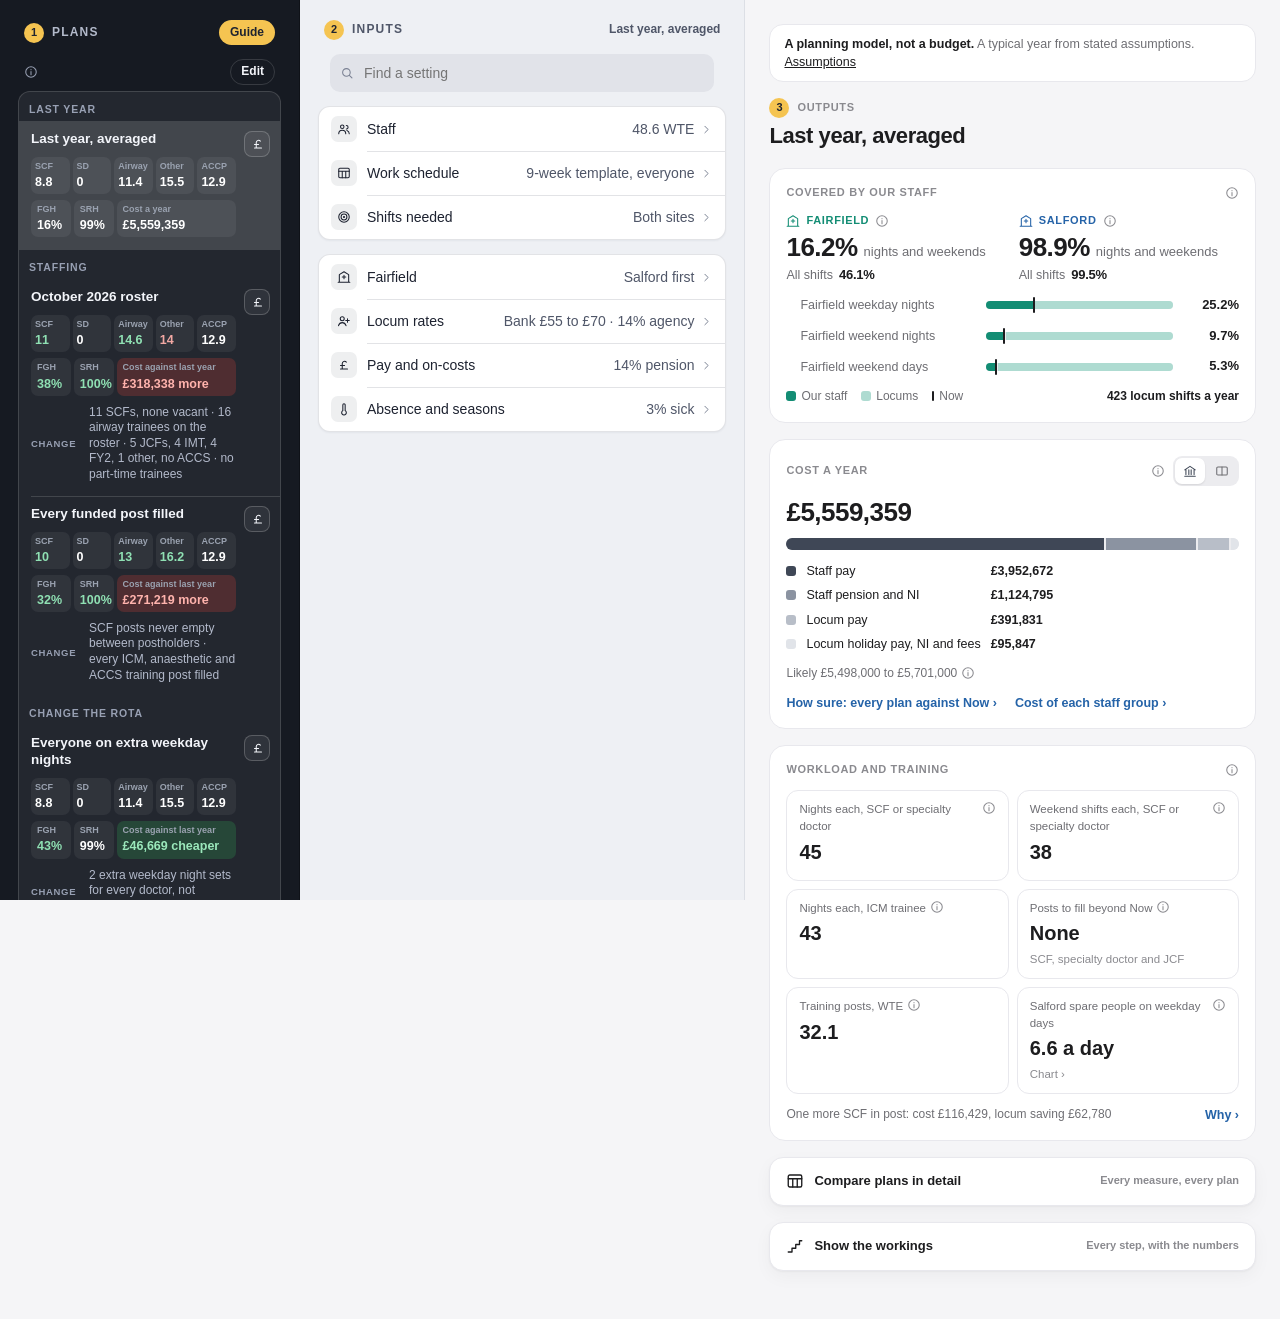
<file: rota-model/index.html>
<!doctype html><html lang="en-GB"><head><meta charset="utf-8"><meta name="viewport" content="width=device-width,initial-scale=1,viewport-fit=cover"><meta name="robots" content="noindex"><style>*,*::before,*::after{box-sizing:border-box}:root{color-scheme:light}body{margin:0;font:14px/1.5 system-ui,-apple-system,sans-serif}img{max-width:100%}[hidden]{display:none!important}</style></head><body>
<title>FGH and SRH Rota Model</title>
<style>

/* Layout: a step tracker, then three palette options side by side, each shown on a miniature of the real page. CritCare Ultrasound tokens: SF system type, #1d1d1f ink, #f5f5f7 ground, 16px cards, 11px capital labels, stroke icons. Light only, by choice. */
:root {
  color-scheme: light;
  --font: -apple-system, BlinkMacSystemFont, "SF Pro Text", "SF Pro Display", "Segoe UI", Roboto, "Helvetica Neue", Arial, sans-serif;
  --bg: #f5f5f7; --surface: #ffffff; --text: #1d1d1f; --text-2: #6e6e73; --text-3: #8a8a8f;
  --border: #e8e8ed; --track: #ececef;
  --ok: #1f8a3a; --ok-wash: #e6f4ea; --err: #b3261e; --err-wash: #fbeae9; --gap: #f2c4c0;
  --shadow: 0 1px 2px rgba(0,0,0,.04), 0 6px 18px rgba(0,0,0,.04);
}
* { box-sizing: border-box; }
[hidden] { display: none !important; }
body { background: var(--bg); color: var(--text); font-family: var(--font); font-size: 13px; line-height: 1.45; margin: 0; }
.wrap { padding-inline: 16px; padding-block: 24px 40px; }
svg.i { width: 18px; height: 18px; fill: none; stroke: currentColor; stroke-width: 1.8; stroke-linecap: round; stroke-linejoin: round; flex: none; }
svg.i.sm { width: 14px; height: 14px; }
.lab { font-size: 11px; font-weight: 600; letter-spacing: .06em; text-transform: uppercase; color: var(--text-3); }
.num { font-variant-numeric: tabular-nums; }

/* step tracker */
.head { display: flex; align-items: center; justify-content: space-between; gap: 16px; flex-wrap: wrap; }
.brand { display: flex; align-items: center; gap: 8px; font-size: 17px; font-weight: 600; }
.steps { display: flex; gap: 4px; flex-wrap: wrap; }
.st { display: flex; align-items: center; gap: 6px; padding: 6px 10px; border-radius: 999px; color: var(--text-3); font-weight: 600; font-size: 12px; }
.st b { width: 18px; height: 18px; border-radius: 50%; display: grid; place-items: center; font-size: 11px; background: var(--track); color: var(--text-2); }
.st.on { background: var(--text); color: #fff; }
.st.on b { background: #fff; color: var(--text); }

.opts { display: grid; grid-template-columns: repeat(auto-fit, minmax(330px, 1fr)); gap: 16px; margin-top: 24px; }
.opt { display: grid; gap: 12px; align-content: start; }
.ohead { display: flex; align-items: center; gap: 10px; }
.ohead .L { width: 32px; height: 32px; border-radius: 10px; display: grid; place-items: center; font-size: 15px; font-weight: 700; background: var(--acc); color: var(--acc-ink); }
.ohead .n { font-size: 17px; font-weight: 600; }

/* key: one chip per colour role */
.key { display: flex; flex-wrap: wrap; gap: 6px; }
.k { display: flex; align-items: center; gap: 6px; background: var(--surface); border: 1px solid var(--border); border-radius: 999px; padding: 4px 10px 4px 4px; font-size: 12px; color: var(--text-2); }
.k i { width: 20px; height: 20px; border-radius: 50%; display: grid; place-items: center; color: #fff; }
.k i.lt { color: var(--text); }

/* miniature page */
.page { background: var(--bg); border: 1px solid var(--border); border-radius: 16px; padding: 12px; display: grid; gap: 10px; }
.presets { display: flex; gap: 6px; flex-wrap: wrap; }
.pr { display: flex; align-items: center; gap: 6px; background: var(--surface); border: 1px solid var(--border); border-radius: 10px; padding: 6px 10px; font-size: 12px; font-weight: 600; color: var(--text); }
.pr.on { background: var(--acc); border-color: var(--acc); color: var(--acc-ink); }
.card { background: var(--surface); border: 1px solid var(--border); border-radius: 16px; padding: 12px; box-shadow: var(--shadow); display: grid; gap: 10px; }
.crow { display: flex; align-items: center; justify-content: space-between; gap: 8px; }
.seg { display: inline-flex; background: var(--track); border-radius: 10px; padding: 2px; gap: 2px; }
.seg span { width: 28px; height: 24px; border-radius: 8px; display: grid; place-items: center; color: var(--text-2); }
.seg span.on { background: var(--surface); color: var(--acc); box-shadow: 0 1px 2px rgba(0,0,0,.08); }
.big { font-size: 28px; font-weight: 700; letter-spacing: -.02em; line-height: 1.1; }
.delta { display: inline-flex; align-items: center; gap: 2px; font-size: 12px; font-weight: 600; padding: 2px 8px; border-radius: 999px; background: var(--err-wash); color: var(--err); vertical-align: middle; margin-left: 6px; }
.band { position: relative; height: 6px; background: var(--track); border-radius: 3px; }
.band span { position: absolute; top: 0; bottom: 0; left: 38%; width: 22%; background: var(--acc-wash); border-radius: 3px; }
.band b { position: absolute; top: -3px; left: 48%; width: 3px; height: 12px; border-radius: 2px; background: var(--acc); }
.bar { display: flex; height: 14px; border-radius: 5px; overflow: hidden; gap: 2px; background: var(--track); }
.bar span { display: block; height: 100%; }
.legend { display: flex; gap: 12px; flex-wrap: wrap; font-size: 12px; color: var(--text-2); }
.legend div { display: flex; align-items: center; gap: 6px; }
.legend i { width: 10px; height: 10px; border-radius: 3px; }
.site { display: grid; grid-template-columns: 26px minmax(0, 1fr) 40px; gap: 8px; align-items: center; }
.sico { width: 26px; height: 26px; border-radius: 8px; display: grid; place-items: center; font-size: 11px; font-weight: 700; }
.site .v { text-align: right; font-weight: 600; }
.line { display: grid; grid-template-columns: repeat(7, minmax(0, 1fr)); gap: 3px; }
.line div { height: 26px; border-radius: 6px; display: grid; place-items: center; background: var(--track); }
.dow { display: grid; grid-template-columns: repeat(7, minmax(0, 1fr)); gap: 3px; text-align: center; font-size: 10px; font-weight: 600; color: var(--text-3); }
.tiles { display: grid; grid-template-columns: repeat(3, minmax(0, 1fr)); gap: 6px; }
.tile { background: var(--surface); border: 1px solid var(--border); border-radius: 12px; padding: 10px; display: grid; gap: 6px; justify-items: start; }
.tile .ic { width: 28px; height: 28px; border-radius: 8px; display: grid; place-items: center; background: var(--acc-wash); color: var(--acc); }
.tile .tv { font-size: 15px; font-weight: 600; }
.ok { color: var(--ok); }

/* option palettes */
.A { --acc: #3f4756; --acc-ink: #fff; --acc-wash: #eceef1;
     --s: #2563a8; --s-lt: #b7cde8; --f: #138d74; --f-lt: #aedbd1;
     --sub: #3f4756; --loc: #b8bec8; --n: #3f4756; --l: #8b93a1; --d: #d9dce2; --ni: #fff; --li: #fff; --di: #3f4756; }
.B { --acc: #0a84ff; --acc-ink: #fff; --acc-wash: #e6f2ff;
     --s: #1d1d1f; --s-lt: #ff9f0a; --f: #1d1d1f; --f-lt: #ff9f0a;
     --sub: #1d1d1f; --loc: #ff9f0a; --n: #5e5ce6; --l: #ffd60a; --d: #e5e5ea; --ni: #fff; --li: #1d1d1f; --di: #1d1d1f; }
.C { --acc: #1d1d1f; --acc-ink: #fff; --acc-wash: #f0f0f2;
     --s: #0a84ff; --s-lt: #9fcdff; --f: #ff9f0a; --f-lt: #ffd699;
     --sub: #0a84ff; --loc: #ff9f0a; --n: #1d1d1f; --l: #8e8e93; --d: #e5e5ea; --ni: #fff; --li: #fff; --di: #1d1d1f; }
.C .costsub { background: var(--s); } .C .costloc { background: var(--f); }
.costsub { background: var(--sub); } .costloc { background: var(--loc); }
.shN { background: var(--n) !important; color: var(--ni); }
.shL { background: var(--l) !important; color: var(--li); }
.shD { background: var(--d) !important; color: var(--di); }
.sS { background: var(--s); color: #fff; } .sF { background: var(--f); color: #fff; }
.B .sS, .B .sF { background: var(--track); color: var(--text); }
.oS { background: var(--s); } .lS { background: var(--s-lt); }
.oF { background: var(--f); } .lF { background: var(--f-lt); }
.gp { background: var(--gap); }


/* steps as tabs */
.st { border: 0; background: none; cursor: pointer; font: inherit; }
.st.done b { background: var(--A-acc); color: #fff; }
.st:focus-visible { outline: 2px solid var(--A-acc); outline-offset: 2px; }
.step2 { display: grid; gap: 16px; margin-top: 24px; }
.A2 { --acc: #3f4756; --acc-ink: #fff; --acc-wash: #eceef1; --s: #2563a8; --s-lt: #b7cde8; --f: #138d74; --f-lt: #aedbd1; }
.popt { background: var(--surface); border: 1px solid var(--border); border-radius: 16px; padding: 16px; display: grid; gap: 12px; box-shadow: var(--shadow); min-width: 0; }
.popt .ohead .n { font-size: 15px; }
.grp { display: flex; gap: 16px; flex-wrap: wrap; align-items: flex-start; }
.grp > div { display: grid; gap: 6px; }
.grp .row { display: flex; gap: 6px; flex-wrap: wrap; }
.pill { display: flex; align-items: center; gap: 6px; background: var(--surface); border: 1px solid var(--border); border-radius: 10px; padding: 7px 11px; font-size: 13px; font-weight: 600; color: var(--text); }
.pill.on { background: var(--acc); border-color: var(--acc); color: var(--acc-ink); }
.pill.add { border-style: dashed; color: var(--text-2); }
.pcard { background: var(--surface); border: 1px solid var(--border); border-radius: 12px; padding: 10px; display: grid; gap: 6px; width: 148px; }
.pcard.on { border-color: var(--acc); box-shadow: 0 0 0 1px var(--acc); }
.pcard .t { display: flex; align-items: center; gap: 6px; font-weight: 600; font-size: 12.5px; }
.pcard .ic { width: 24px; height: 24px; border-radius: 7px; display: grid; place-items: center; background: var(--acc-wash); color: var(--acc); flex: none; }
.pcard.on .ic { background: var(--acc); color: #fff; }
.pcard .c { font-size: 14px; font-weight: 700; }
.mini { display: grid; grid-template-columns: 12px minmax(0,1fr); gap: 3px 6px; align-items: center; font-size: 10px; font-weight: 700; color: var(--text-3); }
.mini .mb { height: 5px; border-radius: 3px; background: var(--track); overflow: hidden; }
.mini .mb span { display: block; height: 100%; }
.map { overflow-x: auto; }
.map > svg { display: block; width: 100%; min-width: 620px; height: auto; }
.segc { display: inline-flex; background: var(--track); border-radius: 12px; padding: 3px; gap: 3px; flex-wrap: wrap; }
.segc span { display: flex; align-items: center; gap: 6px; padding: 7px 12px; border-radius: 9px; font-weight: 600; font-size: 13px; color: var(--text-2); }
.segc span.on { background: var(--surface); color: var(--acc); box-shadow: 0 1px 2px rgba(0,0,0,.08); }
.drawer { border-top: 1px solid var(--border); padding-top: 12px; display: flex; gap: 6px; flex-wrap: wrap; }
.rec { display: inline-flex; align-items: center; gap: 4px; font-size: 11px; font-weight: 700; letter-spacing: .06em; text-transform: uppercase; color: var(--ok); background: var(--ok-wash); padding: 3px 8px; border-radius: 999px; }
:root { --A-acc: #3f4756; }

/* step 5: inputs by grade */
.step5 { display: grid; gap: 16px; margin-top: 24px; --acc: #3f4756; --acc-ink: #fff; --acc-wash: #eceef1; --s: #2563a8; --f: #138d74; }
.sect { display: flex; align-items: center; gap: 10px; }
.sect .n { font-size: 15px; font-weight: 600; }
.sect .L { width: 28px; height: 28px; border-radius: 9px; display: grid; place-items: center; font-weight: 700; flex: none; }
.ggrid { display: grid; grid-template-columns: repeat(auto-fill, minmax(190px, 1fr)); gap: 8px; }
.gcard { background: var(--surface); border: 1px solid var(--border); border-radius: 14px; padding: 12px; display: grid; gap: 8px; align-content: start; }
.gcard.on { border-color: var(--acc); box-shadow: 0 0 0 1px var(--acc); }
.gcard .top { display: flex; align-items: center; gap: 8px; }
.gcard .ic { width: 28px; height: 28px; border-radius: 8px; display: grid; place-items: center; background: var(--acc-wash); color: var(--acc); flex: none; }
.gcard .nm { font-weight: 600; font-size: 13px; line-height: 1.2; }
.gcard .w { margin-left: auto; text-align: right; }
.gcard .w b { display: block; font-size: 17px; }
.dots { display: flex; flex-wrap: wrap; gap: 3px; }
.dots i { width: 10px; height: 10px; border-radius: 50%; background: var(--acc); }
.dots i.lt { background: linear-gradient(90deg, var(--acc) 0 60%, var(--track) 60% 100%); }
.dots i.vac { background: transparent; box-shadow: inset 0 0 0 1.5px var(--text-3); }
.dots i.sd { background: var(--s); }
.can { display: flex; gap: 4px; flex-wrap: wrap; }
.can span { width: 22px; height: 22px; border-radius: 6px; display: grid; place-items: center; background: var(--track); color: var(--text-3); }
.can span.y { background: var(--acc); color: #fff; }
.can span.f { background: var(--f); color: #fff; }
.thumb { display: grid; gap: 2px; }
.thumb div { display: grid; grid-template-columns: repeat(7, minmax(0,1fr)); gap: 2px; }
.thumb i { height: 5px; }
.thumb i { display: block; border-radius: 1px; background: var(--track); }
.thumb i.N { background: #3f4756; } .thumb i.L { background: #8b93a1; } .thumb i.S { background: #d0d4db; }
.detail { background: var(--surface); border: 1px solid var(--border); border-radius: 16px; padding: 16px; box-shadow: var(--shadow); display: grid; gap: 16px; }
.dhead { display: flex; align-items: center; gap: 10px; flex-wrap: wrap; }
.dhead .ic { width: 36px; height: 36px; border-radius: 10px; display: grid; place-items: center; background: var(--acc); color: #fff; }
.dhead .nm { font-size: 17px; font-weight: 600; }
.dhead .wte { margin-left: auto; display: flex; gap: 16px; }
.dhead .wte div { text-align: right; } .dhead .wte b { display: block; font-size: 22px; }
.blocks { display: grid; grid-template-columns: repeat(auto-fit, minmax(260px, 1fr)); gap: 12px; }
.blk { border: 1px solid var(--border); border-radius: 12px; padding: 12px; display: grid; gap: 10px; align-content: start; }
.blk .bh { display: flex; align-items: center; gap: 6px; }
.row2 { display: grid; grid-template-columns: 22px minmax(0,1fr) auto; gap: 8px; align-items: center; }
.row2 .ri { color: var(--text-2); display: grid; place-items: center; }
.row2 .rl { font-size: 13px; }
.stp { display: inline-flex; align-items: center; border: 1px solid var(--border); border-radius: 8px; }
.stp span { width: 26px; text-align: center; color: var(--text-2); font-size: 15px; }
.stp b { min-width: 52px; text-align: center; font-weight: 600; font-size: 13px; }
.sl { grid-column: 2 / -1; height: 6px; border-radius: 3px; background: var(--track); position: relative; }
.sl span { position: absolute; inset: 0 auto 0 0; border-radius: 3px; background: var(--acc); }
.sl b { position: absolute; top: -5px; width: 16px; height: 16px; border-radius: 50%; background: #fff; box-shadow: 0 0 0 1.5px var(--acc), 0 1px 3px rgba(0,0,0,.15); margin-left: -8px; }
.chips { display: flex; gap: 6px; flex-wrap: wrap; }
.chip { display: inline-flex; align-items: center; gap: 6px; padding: 6px 10px; border-radius: 999px; border: 1px solid var(--border); font-size: 12px; font-weight: 600; color: var(--text-2); }
.chip.y { background: var(--acc); border-color: var(--acc); color: #fff; }
.chip.f.y { background: var(--f); border-color: var(--f); }
.chip.s.y { background: var(--s); border-color: var(--s); }
.lines { display: flex; gap: 8px; flex-wrap: wrap; }
.lpick { border: 1px solid var(--border); border-radius: 10px; padding: 8px; display: grid; gap: 6px; width: 132px; }
.lpick.on { border-color: var(--acc); box-shadow: 0 0 0 1px var(--acc); }
.lpick .ln { font-size: 11px; font-weight: 600; }
.ok2 { display: inline-flex; align-items: center; gap: 4px; font-size: 11px; font-weight: 700; letter-spacing: .06em; text-transform: uppercase; color: var(--ok); }
.conv { display: grid; gap: 10px; }
.conv .two { display: grid; grid-template-columns: 1fr 1fr; gap: 12px; }
.newtag { font-size: 10px; font-weight: 700; letter-spacing: .06em; text-transform: uppercase; color: var(--ok); background: var(--ok-wash); border-radius: 999px; padding: 2px 6px; }

.ov { display: grid; grid-template-columns: repeat(auto-fit, minmax(240px, 1fr)); gap: 10px; }
.ovt { border: 1px solid var(--border); border-radius: 14px; padding: 12px; display: grid; gap: 10px; align-content: start; background: var(--surface); }
.ovt .top { display: flex; align-items: center; gap: 8px; }
.ovt .ic { width: 30px; height: 30px; border-radius: 9px; display: grid; place-items: center; background: var(--acc); color: #fff; }
.ovt .nm { font-weight: 600; }
.ovt .ct { margin-left: auto; font-size: 11px; font-weight: 700; color: var(--text-3); }
.need { overflow-x: auto; }
.need table { border-collapse: separate; border-spacing: 6px; min-width: 560px; }
.need th { font-size: 11px; font-weight: 600; letter-spacing: .06em; text-transform: uppercase; color: var(--text-3); text-align: center; padding: 0 4px; }
.need th.r { text-align: left; }
.need td.rh { white-space: nowrap; font-weight: 600; font-size: 13px; }
.need td.rh span { display: inline-flex; align-items: center; gap: 6px; }
.cell { border: 1px solid var(--border); border-radius: 10px; padding: 6px 8px; display: grid; gap: 4px; justify-items: center; }
.cell .mt { display: flex; align-items: center; gap: 6px; }
.cell .mt b { font-size: 15px; } .cell .mt em { font-style: normal; font-size: 12px; color: var(--text-3); }
.cell .pp { display: flex; gap: 2px; }
.cell .pp i { width: 7px; height: 7px; border-radius: 50%; background: var(--acc); }
.cell .pp i.t { background: transparent; box-shadow: inset 0 0 0 1.5px var(--acc); }
.cell.na { border-style: dashed; color: var(--text-3); }
.rates { overflow-x: auto; }
.rates table { border-collapse: separate; border-spacing: 6px; min-width: 520px; }
.rates td, .rates th { text-align: center; }
.rates th { font-size: 11px; font-weight: 600; letter-spacing: .06em; text-transform: uppercase; color: var(--text-3); }
.rate { border: 1px solid var(--border); border-radius: 10px; padding: 6px 8px; font-weight: 600; }
.rate.z { color: var(--text-3); border-style: dashed; }

/* step 6: side panel options */
.step6 { display: grid; gap: 16px; margin-top: 24px; --acc: #3f4756; --acc-ink: #fff; --acc-wash: #eceef1; --s: #2563a8; --f: #138d74; --sep: #e5e5ea; --g2: #f2f2f7; }
.s6grid { display: grid; grid-template-columns: repeat(auto-fill, minmax(400px, 1fr)); gap: 20px; }
@media (max-width: 460px) { .s6grid { grid-template-columns: minmax(0, 1fr); } }
.s6 { display: grid; gap: 8px; align-content: start; min-width: 0; }
.s6 .cap6 { display: flex; align-items: center; gap: 8px; }
.s6 .cap6 .L { width: 26px; height: 26px; border-radius: 8px; display: grid; place-items: center; background: var(--acc); color: #fff; font-weight: 700; font-size: 12px; flex: none; }
.s6 .cap6 .n { font-weight: 600; font-size: 14px; }
.s6 .cap6 .rec { margin-left: auto; }
.pane { background: var(--bg); border: 1px solid var(--border); border-radius: 16px; box-shadow: var(--shadow); height: 600px; overflow: hidden; position: relative; display: flex; flex-direction: column; }
.nav { display: flex; align-items: center; gap: 6px; padding: 12px 14px 4px; color: var(--acc); font-size: 13px; font-weight: 500; }
.nav .t { margin-left: auto; margin-right: auto; color: var(--text); font-weight: 600; }
.lt { font-size: 24px; font-weight: 700; letter-spacing: -.02em; padding: 2px 16px 8px; }
.body6 { padding: 0 12px 12px; overflow: hidden; display: grid; gap: 14px; align-content: start; }
.gh { font-size: 11px; font-weight: 600; letter-spacing: .06em; text-transform: uppercase; color: var(--text-3); padding: 0 6px 6px; }
.grp6 { background: var(--surface); border: 1px solid var(--border); border-radius: 12px; overflow: hidden; }
.r6 { display: grid; grid-template-columns: 26px minmax(0,1fr) auto; gap: 10px; align-items: center; padding: 9px 12px; min-height: 42px; position: relative; }
.r6 + .r6::before { content: ""; position: absolute; top: 0; left: 48px; right: 0; height: 1px; background: var(--sep); }
.r6 .ib { width: 26px; height: 26px; border-radius: 7px; display: grid; place-items: center; background: var(--acc); color: #fff; }
.r6 .ib.lt2 { background: var(--acc-wash); color: var(--acc); }
.r6 .l { font-size: 14px; display: flex; align-items: center; gap: 6px; min-width: 0; }
.r6 .v { display: flex; align-items: center; gap: 6px; color: var(--text-2); font-size: 14px; }
.r6 .v svg.ch { width: 13px; height: 13px; color: var(--text-3); }
.ii { color: var(--text-3); display: inline-grid; place-items: center; }
.ii svg { width: 14px; height: 14px; }
.ii.on { color: var(--acc); }
.tip { position: absolute; z-index: 3; background: #1d1d1f; color: #fff; font-size: 12px; line-height: 1.35; padding: 8px 10px; border-radius: 10px; max-width: 220px; box-shadow: var(--shadow-overlay, 0 12px 32px rgba(0,0,0,.18)); }
.tip::after { content: ""; position: absolute; top: -5px; left: var(--ax, 20px); width: 10px; height: 10px; background: #1d1d1f; transform: rotate(45deg); }
.mst { display: inline-flex; align-items: center; background: var(--g2); border-radius: 8px; }
.mst span { width: 28px; height: 26px; display: grid; place-items: center; color: var(--text); font-size: 15px; }
.mst b { min-width: 34px; text-align: center; font-size: 13px; font-weight: 600; }
.msl { grid-column: 2 / -1; height: 4px; border-radius: 2px; background: var(--track); position: relative; margin: 2px 0 4px; }
.msl span { position: absolute; inset: 0 auto 0 0; background: var(--acc); border-radius: 2px; }
.msl b { position: absolute; top: -9px; width: 22px; height: 22px; border-radius: 50%; background: #fff; box-shadow: 0 0.5px 4px rgba(0,0,0,.25); margin-left: -11px; }
.rail { display: flex; height: 100%; }
.rail .rl6 { width: 58px; background: var(--surface); border-right: 1px solid var(--sep); display: grid; align-content: start; gap: 6px; padding: 12px 8px; }
.rail .rl6 span { width: 40px; height: 40px; border-radius: 11px; display: grid; place-items: center; color: var(--text-2); }
.rail .rl6 span.on { background: var(--acc); color: #fff; }
.rail .det { flex: 1; min-width: 0; display: flex; flex-direction: column; }
.gchips { display: flex; gap: 6px; overflow: hidden; padding: 0 12px; }
.gchip { flex: none; display: inline-flex; align-items: center; gap: 6px; padding: 6px 10px; border-radius: 999px; background: var(--surface); font-size: 12.5px; font-weight: 600; color: var(--text-2); border: 1px solid var(--sep); }
.gchip.on { background: var(--acc); color: #fff; border-color: var(--acc); }
.gchip em { font-style: normal; font-weight: 500; opacity: .75; }
.segi { display: grid; grid-template-columns: repeat(6, 1fr); background: #e3e3e8; border-radius: 9px; padding: 2px; margin: 0 12px; }
.segi span { height: 30px; display: grid; place-items: center; color: var(--text-2); border-radius: 7px; }
.segi span.on { background: var(--surface); color: var(--acc); box-shadow: 0 1px 3px rgba(0,0,0,.12); }
.bigv { display: flex; align-items: baseline; gap: 8px; padding: 2px 16px; }
.bigv b { font-size: 34px; font-weight: 700; letter-spacing: -.02em; }
.acc6 .gr { display: grid; grid-template-columns: 26px minmax(0,1fr) auto 14px; gap: 10px; align-items: center; padding: 10px 12px; position: relative; }
.acc6 .gr + .gr::before, .acc6 .ex + .gr::before { content: ""; position: absolute; top: 0; left: 48px; right: 0; height: 1px; background: var(--sep); }
.acc6 .ex { background: #fafafc; padding: 4px 12px 12px 48px; display: grid; gap: 8px; }
.acc6 .ex .kv { display: grid; grid-template-columns: minmax(0,1fr) auto; gap: 8px; align-items: center; font-size: 13px; }
.insp { background: var(--surface); height: 100%; font-size: 12px; }
.insp .sh { display: flex; align-items: center; gap: 4px; padding: 8px 12px; font-weight: 700; font-size: 11px; color: var(--text-2); border-top: 1px solid var(--sep); }
.insp .fg { display: grid; grid-template-columns: 1fr 1fr; gap: 6px 12px; padding: 4px 12px 10px; }
.insp .fd { display: grid; gap: 3px; }
.insp .fd label { color: var(--text-2); font-size: 11px; display: flex; gap: 4px; align-items: center; }
.insp .fd .in { display: flex; align-items: center; justify-content: space-between; border: 1px solid #d2d2d7; border-radius: 6px; padding: 3px 6px; font-size: 12px; background: #fff; }
.insp .fd .in i { font-style: normal; color: var(--text-3); font-size: 9px; line-height: .9; display: grid; }
.wid { display: grid; grid-template-columns: 1fr 1fr; gap: 10px; padding: 0 12px; }
.wd { background: var(--surface); border-radius: 16px; padding: 12px; display: grid; gap: 4px; position: relative; min-height: 104px; align-content: space-between; }
.wd .wi { display: flex; justify-content: space-between; color: var(--acc); }
.wd b { font-size: 26px; font-weight: 700; letter-spacing: -.02em; }
.wd .wl { font-size: 12px; color: var(--text-2); font-weight: 500; }
.wd.ed { box-shadow: 0 0 0 2px var(--acc); }
.pop { position: absolute; left: 12px; right: 12px; background: var(--surface); border-radius: 14px; box-shadow: 0 12px 32px rgba(0,0,0,.18); padding: 12px; z-index: 2; display: grid; gap: 10px; }
.mtx { background: var(--surface); margin: 0 12px; border-radius: 12px; overflow: hidden; font-size: 12.5px; }
.mtx table { width: 100%; border-collapse: collapse; }
.mtx th { font-size: 10px; font-weight: 600; letter-spacing: .05em; text-transform: uppercase; color: var(--text-3); padding: 8px 4px; text-align: right; }
.mtx th:first-child, .mtx td:first-child { text-align: left; padding-left: 10px; }
.mtx td { padding: 7px 4px; text-align: right; border-top: 1px solid var(--sep); font-variant-numeric: tabular-nums; }
.mtx td.e { background: var(--acc-wash); box-shadow: inset 0 0 0 1.5px var(--acc); border-radius: 6px; font-weight: 700; }
.mtx tr.g td { background: #fafafc; font-size: 10px; font-weight: 700; letter-spacing: .06em; text-transform: uppercase; color: var(--text-3); text-align: left; }
.dim { filter: saturate(.6); opacity: .45; }
.sheet { position: absolute; left: 0; right: 0; bottom: 0; top: 150px; background: var(--g2); border-radius: 16px 16px 0 0; box-shadow: 0 -8px 30px rgba(0,0,0,.18); display: flex; flex-direction: column; }
.sheet .grab { width: 36px; height: 5px; border-radius: 3px; background: #c7c7cc; margin: 8px auto 2px; }
.sheet .sbar { display: flex; align-items: center; padding: 4px 14px 8px; font-weight: 600; }
.sheet .sbar .dn { margin-left: auto; color: var(--acc); font-weight: 600; }
.stack { display: flex; height: 26px; border-radius: 8px; overflow: hidden; gap: 2px; margin: 0 12px; }
.stack span { display: grid; place-items: center; color: #fff; font-size: 10.5px; font-weight: 700; }
.dm .gr2 { display: grid; grid-template-columns: 92px minmax(0,1fr) 40px; gap: 8px; align-items: center; padding: 8px 12px; }
.dm .gr2 + .gr2 { border-top: 1px solid var(--sep); }
.dm .gr2 .nm { font-size: 13px; font-weight: 600; }
.dm .pd { display: flex; gap: 4px; align-items: center; flex-wrap: wrap; }
.dm .pd i { width: 16px; height: 16px; border-radius: 50%; background: var(--acc); }
.dm .pd i.h { background: linear-gradient(90deg, var(--acc) 0 60%, #d1d1d6 60%); }
.dm .pd i.o { background: transparent; box-shadow: inset 0 0 0 1.5px #aeaeb2; }
.dm .pd i.sd { background: var(--s); }
.dm .pd .add { width: 16px; height: 16px; border-radius: 50%; display: grid; place-items: center; color: var(--text-3); box-shadow: inset 0 0 0 1.5px #d1d1d6; }
.dm .gr2 .w2 { text-align: right; font-weight: 700; font-size: 13px; }
.srch { margin: 0 12px; display: flex; align-items: center; gap: 8px; background: #e3e3e8; border-radius: 10px; padding: 8px 10px; color: var(--text-3); font-size: 14px; }
.chg .r6 .v .old { text-decoration: line-through; color: var(--text-3); }
.chg .r6 .v .new { color: var(--text); font-weight: 600; }
.rv { width: 26px; height: 26px; border-radius: 50%; display: grid; place-items: center; background: var(--g2); color: var(--acc); }

/* step 3: cost */
.step3 { display: grid; gap: 16px; margin-top: 24px; --acc: #3f4756; --acc-ink: #fff; --acc-wash: #eceef1; --s: #2563a8; --f: #138d74; --loc: #b8bec8; --on: #8b93a1; }
.c3grid { display: grid; grid-template-columns: repeat(auto-fill, minmax(380px, 1fr)); gap: 20px; }
@media (max-width: 440px) { .c3grid { grid-template-columns: minmax(0, 1fr); } }
.c3 { display: grid; gap: 8px; align-content: start; min-width: 0; }
.ccard { background: var(--surface); border: 1px solid var(--border); border-radius: 16px; padding: 16px; box-shadow: var(--shadow); display: grid; gap: 12px; }
.ccard .hd { display: flex; align-items: center; gap: 8px; }
.ccard .hd .lab { margin-right: auto; }
.bign { font-size: 30px; font-weight: 700; letter-spacing: -.02em; line-height: 1.05; }
.dl { display: inline-flex; align-items: center; gap: 3px; font-size: 12px; font-weight: 600; padding: 3px 8px; border-radius: 999px; background: var(--err-wash); color: var(--err); vertical-align: middle; margin-left: 8px; }
.seg4 { display: inline-flex; background: var(--track); border-radius: 9px; padding: 2px; gap: 2px; }
.seg4 span { width: 30px; height: 26px; display: grid; place-items: center; border-radius: 7px; color: var(--text-2); }
.seg4 span.on { background: var(--surface); color: var(--acc); box-shadow: 0 1px 2px rgba(0,0,0,.1); }
.hb { display: flex; height: 16px; border-radius: 6px; overflow: hidden; gap: 2px; background: var(--track); }
.hb span { display: block; height: 100%; }
.kl { display: grid; grid-template-columns: repeat(auto-fit, minmax(140px, 1fr)); gap: 8px 14px; }
.kl div { display: grid; grid-template-columns: 10px minmax(0,1fr); gap: 2px 8px; align-items: center; font-size: 12px; color: var(--text-2); }
.kl i { width: 10px; height: 10px; border-radius: 3px; }
.kl b { grid-column: 2; font-size: 14px; color: var(--text); }
.c3 svg.ch3 { width: 100%; height: auto; display: block; }
.halves2 { display: grid; grid-template-columns: 1fr 1fr; gap: 10px; }
.half2 { border-radius: 12px; padding: 12px; display: grid; gap: 6px; }

.cmp { overflow-x: auto; }
.cmp table { border-collapse: separate; border-spacing: 0; min-width: 760px; width: 100%; font-size: 13px; }
.cmp th, .cmp td { padding: 9px 10px; text-align: right; border-bottom: 1px solid var(--border); white-space: nowrap; }
.cmp th:first-child, .cmp td:first-child { text-align: left; position: sticky; left: 0; background: var(--surface); }
.cmp thead th { vertical-align: bottom; border-bottom: 1px solid var(--text-3); }
.cmp thead .mh { display: grid; justify-items: end; gap: 4px; }
.cmp thead .mh span.i2 { width: 28px; height: 28px; border-radius: 8px; display: grid; place-items: center; background: var(--acc-wash); color: var(--acc); }
.cmp thead th.on .mh span.i2 { background: var(--acc); color: #fff; }
.cmp thead th.on { background: var(--acc-wash); }
.cmp td.on { background: #f6f7f9; }
.cmp tr.gp td { font-size: 11px; font-weight: 600; letter-spacing: .06em; text-transform: uppercase; color: var(--text-3); background: var(--surface); padding-top: 14px; }
.cmp td .mb { display: inline-block; vertical-align: middle; width: 54px; height: 6px; border-radius: 3px; background: var(--track); margin-right: 8px; overflow: hidden; }
.cmp td .mb span { display: block; height: 100%; }
.cmp td.best { font-weight: 700; }
.cmp td.best::after { content: ""; display: inline-block; width: 6px; height: 6px; border-radius: 50%; background: var(--ok); margin-left: 6px; vertical-align: middle; }
.cmp .addc { color: var(--text-3); border: 1.5px dashed var(--border); border-radius: 10px; width: 44px; height: 44px; display: grid; place-items: center; margin-left: auto; }
.mcards { display: grid; grid-template-columns: repeat(auto-fill, minmax(220px, 1fr)); gap: 10px; }
.mc { border: 1px solid var(--border); border-radius: 14px; padding: 12px; display: grid; gap: 8px; background: var(--surface); }
.mc.on { border-color: var(--acc); box-shadow: 0 0 0 1px var(--acc); }
.ladder { display: grid; gap: 8px; }
.ladder .lr { display: grid; grid-template-columns: 150px minmax(0,1fr) 110px; gap: 10px; align-items: center; }

.flow { display: flex; gap: 14px; overflow-x: auto; padding: 4px 2px 12px; scroll-snap-type: x mandatory; }
.scr { flex: none; width: 360px; display: grid; gap: 6px; align-content: start; scroll-snap-align: start; }
.scr .cap { display: flex; align-items: center; gap: 6px; font-size: 12px; font-weight: 600; color: var(--text-2); }
.scr .cap b { width: 20px; height: 20px; border-radius: 6px; display: grid; place-items: center; background: var(--acc); color: #fff; font-size: 11px; }
.scr .pane { height: 680px; overflow-y: auto; }
.arrowc { align-self: center; color: var(--text-3); flex: none; }
.r6 .dotc { width: 7px; height: 7px; border-radius: 50%; background: var(--warn-accent, #b58500); }
.mini6 { display: flex; gap: 2px; }
.mini6 i { width: 7px; height: 7px; border-radius: 50%; background: var(--acc); }
.mini6 i.h { background: linear-gradient(90deg, var(--acc) 0 60%, #d1d1d6 60%); }
.mini6 i.o { background: transparent; box-shadow: inset 0 0 0 1.2px #aeaeb2; }
.ndt { display: grid; grid-template-columns: minmax(0,1fr) repeat(2, 64px); gap: 6px; align-items: center; font-size: 12.5px; }
.ndt .h { font-size: 10px; font-weight: 600; letter-spacing: .06em; text-transform: uppercase; color: var(--text-3); text-align: center; }
.ndt .c { display: flex; align-items: center; justify-content: space-between; border: 1px solid var(--border); border-radius: 8px; padding: 2px 4px; }
.ndt .c span { color: var(--text-3); width: 14px; text-align: center; }
.ndt .c b { font-size: 13px; }
.rgrid { display: grid; grid-template-columns: minmax(0,1fr) repeat(3, 54px); gap: 6px; align-items: center; font-size: 12.5px; }
.rgrid .h { font-size: 9.5px; font-weight: 600; letter-spacing: .04em; text-transform: uppercase; color: var(--text-3); text-align: center; }
.rgrid .c { border: 1px solid var(--border); border-radius: 8px; padding: 4px; text-align: center; font-weight: 600; }
.rgrid .c.z { color: var(--text-3); border-style: dashed; }

@media (max-width: 400px) { .tiles { grid-template-columns: repeat(2, minmax(0, 1fr)); } }

/* ---------- the live page: layout on top of the design system above ---------- */
html, body { background: var(--bg); }
.app { display: grid; grid-template-columns: 300px minmax(0, 1fr) minmax(0, 1.2fr); align-items: start; min-height: 100vh; }
@media (max-width: 1180px) { .app { grid-template-columns: 260px minmax(0, 1fr) minmax(0, 1fr); } }
@media (max-width: 1000px) { .app { grid-template-columns: minmax(0, 1fr); } .plancol { order: 0; } .outs { order: 1; } .side:not(.plancol) { order: 2; } }
.apphead { display: flex; align-items: center; gap: 12px; flex-wrap: wrap; }
.apphead .ttl { display: grid; gap: 2px; }
.apphead h1 { font-size: 22px; font-weight: 700; letter-spacing: -.02em; margin: 0; }
.apphead .save { margin-left: auto; display: flex; gap: 8px; align-items: center; }
.apphead .save input { font: inherit; border: 1px solid var(--border); border-radius: 10px; padding: 7px 10px; background: var(--surface); min-width: 0; width: 200px; }
.btnp { font: inherit; font-weight: 600; border: 0; border-radius: 10px; padding: 8px 14px; background: var(--acc); color: #fff; cursor: pointer; }
.app { --acc: #3f4756; --acc-ink: #fff; --acc-wash: #eceef1; --s: #2563a8; --s-lt: #b7cde8; --f: #138d74; --f-lt: #aedbd1; --loc: #b8bec8; --on: #8b93a1; }
.mapcard { background: var(--surface); border: 1px solid var(--border); border-radius: 16px; box-shadow: var(--shadow); padding: 12px 16px 10px; }
.mapcard .sc { overflow-x: auto; }
.mapcard .sc > svg { display: block; width: 100%; min-width: 520px; height: auto; max-height: 340px; }
.mapcard .axes { display: flex; justify-content: space-between; gap: 12px; flex-wrap: wrap; margin-top: 2px; }
.mapcard .axes span { display: inline-flex; align-items: center; gap: 6px; }
.pdot { cursor: pointer; outline: none; }
.pdot:hover circle.r, .pdot:focus-visible circle.r { stroke-width: 2.5; }
.hl { display: grid; grid-template-columns: minmax(0, 1fr) minmax(0, 1fr); gap: 12px; }
.hlf { grid-column: 1 / -1; grid-template-columns: auto 1fr; column-gap: 24px; }
.hlf > .lab { grid-column: 1 / -1; }
.hlf .parts { grid-column: 2; grid-row: 2 / span 2; align-self: center; justify-content: flex-end; }
.hlf .parts { display: flex; gap: 18px; flex-wrap: wrap; font-size: 12px; color: var(--text-2); }
.hlf .parts b { font-size: 18px !important; }
.hlt { background: var(--surface); border: 1px solid var(--border); border-radius: 16px; box-shadow: var(--shadow); padding: 14px 16px; display: grid; gap: 4px; align-content: start; }
.hlt .lab { display: inline-flex; gap: 6px; align-items: center; }
.hlt b { font-size: 26px; font-weight: 700; letter-spacing: -.02em; line-height: 1.1; }
.up { background: var(--ok-wash) !important; color: var(--ok) !important; }
.same { background: var(--track) !important; color: var(--text-2) !important; }
@media (max-width: 620px) { .hl { grid-template-columns: minmax(0, 1fr); } .hlf { grid-template-columns: minmax(0, 1fr); } .hlf .parts { grid-column: 1; grid-row: auto; justify-content: flex-start; } }
.outs { display: grid; gap: 16px; min-width: 0; grid-template-columns: minmax(0, 1fr); padding: 24px 24px 48px; background: #f5f5f7; min-height: 100vh; align-content: start; }
@media (max-width: 600px) { .outs { padding: 16px 16px 40px; } }
.pair { display: grid; grid-template-columns: minmax(0, 1fr); gap: 16px; align-items: start; }
@media (max-width: 460px) { .pair { grid-template-columns: minmax(0, 1fr); } }
.side .body6 { overflow: visible; }
.seg4 button, .stp button, .chip, .r6, .lpick, .gcard, .rv, .nav, .segbtn { font: inherit; }
.seg4 button { width: 30px; height: 26px; display: grid; place-items: center; border-radius: 7px; color: var(--text-2); border: 0; background: none; cursor: pointer; }
.seg4 button.on { background: var(--surface); color: var(--acc); box-shadow: 0 1px 2px rgba(0,0,0,.1); }
.stp button { width: 26px; height: 26px; border: 0; background: none; color: var(--text-2); font-size: 15px; cursor: pointer; border-radius: 7px; }
.stp button:hover { background: var(--track); }
button.chip { cursor: pointer; background: var(--surface); }
button.chip.y { background: var(--acc); }
button.chip.f.y { background: var(--f); } button.chip.s.y { background: var(--s); }
button.r6 { width: 100%; border: 0; background: none; text-align: left; cursor: pointer; color: inherit; }
button.r6:hover { background: #fafafc; }
button.nav { border: 0; background: none; cursor: pointer; padding-bottom: 4px; }
button.lpick { cursor: pointer; background: var(--surface); text-align: left; color: inherit; }
button.rv { border: 0; cursor: pointer; }
.srch input { border: 0; background: none; font: inherit; color: var(--text); width: 100%; outline: none; }
input.rg { -webkit-appearance: none; appearance: none; grid-column: 2 / -1; width: 100%; height: 4px; border-radius: 2px; margin: 6px 0 4px; background: linear-gradient(90deg, var(--acc) 0 var(--v, 50%), var(--track) var(--v, 50%) 100%); outline: none; cursor: pointer; }
input.rg::-webkit-slider-thumb { -webkit-appearance: none; width: 20px; height: 20px; border-radius: 50%; background: #fff; box-shadow: 0 0 0 1px rgba(0,0,0,.06), 0 1px 4px rgba(0,0,0,.25); }
input.rg::-moz-range-thumb { width: 20px; height: 20px; border: 0; border-radius: 50%; background: #fff; box-shadow: 0 0 0 1px rgba(0,0,0,.06), 0 1px 4px rgba(0,0,0,.25); }
input.rg:focus-visible::-webkit-slider-thumb { box-shadow: 0 0 0 3px var(--acc-wash), 0 1px 4px rgba(0,0,0,.25); }
.row2 .rl { display: inline-flex; align-items: center; gap: 4px; }
.mon { display: flex; gap: 4px; flex-wrap: wrap; }
.mon button { font: inherit; font-size: 11px; font-weight: 700; width: 26px; height: 24px; border-radius: 7px; border: 1px solid var(--border); background: var(--surface); color: var(--text-3); cursor: pointer; }
.mon button.y { background: var(--acc); border-color: var(--acc); color: #fff; }
.edgrid { display: grid; grid-template-columns: 22px repeat(7, minmax(0, 1fr)); gap: 3px; }
.edgrid span { font-size: 10px; font-weight: 600; color: var(--text-3); text-align: center; align-self: center; }
.edgrid button { height: 28px; border-radius: 6px; border: 0; background: var(--track); cursor: pointer; display: grid; place-items: center; color: var(--text); }
.edgrid button.N { background: #3f4756; color: #fff; } .edgrid button.L { background: #8b93a1; color: #fff; } .edgrid button.S { background: #d0d4db; }
.ratein { width: 100%; font: inherit; font-weight: 600; text-align: center; border: 1px solid var(--border); border-radius: 8px; padding: 4px; background: var(--surface); color: var(--text); }
.ratein.z { color: var(--text-3); border-style: dashed; }
.tipbox { position: fixed; z-index: 50; background: #1d1d1f; color: #fff; font-size: 12px; line-height: 1.35; padding: 8px 10px; border-radius: 10px; max-width: 240px; box-shadow: 0 12px 32px rgba(0,0,0,.18); pointer-events: none; }
.ii { cursor: help; }
.ndt .ii, .tile .ii { margin-left: 5px; vertical-align: -2px; }
.pv { display: inline-grid; justify-items: end; line-height: 1.1; min-width: 34px; }
.pv small { font-size: 9.5px; color: var(--text-3); text-transform: uppercase; letter-spacing: .05em; }
.csel { font: inherit; color: inherit; text-align: left; cursor: pointer; display: grid; gap: 8px; width: 100%; }
.side .csel { border: 1.5px solid var(--border); }
.side .csel.on { border-color: #fff; box-shadow: 0 0 0 1px #fff; }
.side .csel:not(.on) { opacity: .75; }
.modebar { display: flex; align-items: center; gap: 8px; padding: 0 4px 12px; }
.modebar .mode button { color: var(--text-2); padding: 0 12px; width: auto; height: 28px; font-size: 12.5px; font-weight: 600; }
.modebar .mode button.on { background: rgba(255,255,255,.16); color: #fff; }
.ph2 { display: flex; align-items: center; gap: 10px; padding: 2px 4px 10px; }
.ph2 .bk { width: 30px; height: 30px; border-radius: 50%; border: 0; display: grid; place-items: center; cursor: pointer; background: rgba(255,255,255,.1); color: #fff; flex: none; }
.ph2 .bk:hover { background: rgba(255,255,255,.18); }
.ph2 .pt { font-size: 20px; font-weight: 700; letter-spacing: -.01em; min-width: 0; }
.ph2 .ps { margin-left: auto; font-size: 12.5px; color: var(--text-2); font-weight: 600; }
.gh3 { display: grid; grid-template-columns: minmax(0,1fr) 44px 44px 24px; align-items: end; }
.gh3 span:nth-child(2), .gh3 span:nth-child(3) { text-align: right; }
.pc2 { width: 44px; text-align: right; display: inline-block; }
.sum3 { display: grid; grid-template-columns: repeat(3, minmax(0, 1fr)); gap: 16px; grid-column: 1 / -1; }
.sum3 .sm3 { display: grid; gap: 4px; align-content: start; }
.sum3 .sm3 + .sm3 { border-left: 1px solid var(--border); padding-left: 16px; }
.sum3 .lab { display: inline-flex; gap: 6px; align-items: center; }
.cb { display: grid; grid-template-columns: 72px minmax(0, 1fr) 96px; gap: 10px; align-items: center; }
.cb .hb { min-width: 4px; } .cb b { text-align: right; } .cbl { font-size: 12.5px; color: var(--text-2); }
.kl .dd { color: var(--text-3); font-size: 11.5px; margin-left: 6px; }
.cvr { display: grid; grid-template-columns: 190px minmax(0, 1fr) 56px; gap: 10px; align-items: center; }
.cvr.sub .cvl { padding-left: 14px; color: var(--text-2); font-size: 12.5px; } .cvr.sub .hb { height: 8px; }
.cvr b { text-align: right; } .cvb { position: relative; } .nowm { position: absolute; top: -4px; width: 2px; height: calc(100% + 8px); background: var(--text); border-radius: 1px; }
.deep { display: flex; gap: 10px; align-items: center; width: 100%; font: inherit; font-weight: 600; text-align: left; padding: 14px 16px; border-radius: 14px; border: 1px solid var(--border); background: var(--surface); cursor: pointer; box-shadow: var(--shadow); color: var(--text); }
.deep .lab { margin-left: auto; text-transform: none; letter-spacing: 0; }
.banner { background: var(--surface); border: 1px solid var(--border); border-radius: 14px; padding: 10px 14px; font-size: 12.5px; line-height: 1.45; color: var(--text-2); }
.banner b { color: var(--text); font-weight: 650; } .banner a { color: var(--text); }
.scope { font-size: 12px; color: var(--text-2); line-height: 1.4; }
.finq { font-size: 12px; line-height: 1.45; color: #7a4a00; background: #fff3df; border-radius: 10px; padding: 8px 10px; }
.finq b { display: block; font-weight: 650; }
.sheet { position: fixed; inset: 0; background: rgba(20,22,28,.35); z-index: 20; display: flex; justify-content: flex-end; }
.sheetin { background: var(--bg, #f5f5f7); width: min(1100px, 100%); height: 100%; overflow: auto; padding: 20px; display: grid; gap: 12px; align-content: start; }
.sheethd { display: flex; gap: 10px; align-items: center; } .sheethd .pt { font-size: 20px; font-weight: 700; }
.bk2 { width: 32px; height: 32px; border-radius: 50%; border: 1px solid var(--border); background: var(--surface); display: grid; place-items: center; cursor: pointer; }
@media (max-width: 700px) { .sum3 { grid-template-columns: minmax(0,1fr); } .sum3 .sm3 + .sm3 { border-left: 0; padding-left: 0; border-top: 1px solid var(--border); padding-top: 10px; } .cvr { grid-template-columns: 120px minmax(0,1fr) 48px; } }
.pchg { margin: -2px 6px 6px 40px; padding: 4px 8px 8px; border-left: 2px solid #f5c451; display: grid; gap: 2px; }
.pct { font: inherit; font-size: 12.5px; font-weight: 600; color: #f5c451; background: none; border: 0; cursor: pointer; display: flex; align-items: center; gap: 4px; padding: 4px 0; text-align: left; }
.pct .ch { width: 12px; height: 12px; transition: transform .15s; } .pct .ch.open { transform: rotate(90deg); }
.pct .was { margin-left: auto; color: var(--text-3); font-weight: 500; }
.pcr { display: grid; grid-template-columns: minmax(0,1fr) auto auto auto; gap: 6px; align-items: center; font-size: 12px; padding: 3px 0; }
.pcr .old { color: var(--text-3); text-decoration: line-through; } .pcr .new { font-weight: 700; color: var(--text); }
.pcr .rv { width: 22px; height: 22px; border-radius: 50%; display: grid; place-items: center; }
.pfoot { display: flex; justify-content: flex-end; } .lnk { font: inherit; font-size: 12px; font-weight: 600; color: #f5c451; background: none; border: 0; cursor: pointer; padding: 2px 0; }
.lcards { display: grid; gap: 8px; }
.lcard { border: 1px solid var(--border); border-radius: 12px; padding: 10px; }
.lc1 { display: grid; grid-template-columns: 120px minmax(0,1fr); gap: 12px; align-items: center; }
.lc2 { display: grid; gap: 4px; } .lc2 .ln { font-weight: 600; }
.ptc { display: flex; gap: 4px; flex-wrap: wrap; margin-top: 4px; }
.ptc button { font: inherit; font-size: 11.5px; font-weight: 600; border: 1px solid var(--border); background: none; color: var(--text-2); border-radius: 99px; padding: 2px 9px; cursor: pointer; }
.ptc button.on { background: #fff; color: #1f2430; border-color: #fff; }
.kl2 { display: grid; grid-template-columns: 10px auto auto minmax(0,1fr); gap: 6px 10px; align-items: center; font-size: 12.5px; }
.kl2 i { width: 10px; height: 10px; border-radius: 3px; } .kl2 .dd { color: var(--text-3); font-size: 11.5px; }
.cvfoot { display: flex; gap: 14px; align-items: center; flex-wrap: wrap; font-size: 12px; color: var(--text-2); }
.cvfoot i { display: inline-block; width: 10px; height: 10px; border-radius: 3px; margin-right: 5px; vertical-align: -1px; } .cvfoot b { margin-left: auto; color: var(--text); }
.ekey { display: flex; gap: 14px; flex-wrap: wrap; font-size: 12px; color: var(--text-2); margin-top: 8px; } .ekey span { display: inline-flex; gap: 5px; align-items: center; } .ekey i { width: 14px; height: 14px; border-radius: 4px; background: rgba(255,255,255,.08); display: inline-block; }
.teams { display: grid; grid-template-columns: minmax(0,1fr) 36px minmax(0,1fr); gap: 8px; align-items: start; }
.team { border-width: 1.5px !important; } .tmv { display: grid; gap: 8px; justify-items: center; padding-top: 30px; }
.tmv .btnp { width: 32px; height: 32px; padding: 0; border-radius: 50%; display: grid; place-items: center; }
@media (max-width: 600px) { .teams { grid-template-columns: minmax(0,1fr); } .tmv { grid-auto-flow: column; padding-top: 0; justify-content: center; } }
.dyr { display: flex; align-items: baseline; gap: 10px; flex-wrap: wrap; }
.pb3 { display: grid; grid-template-columns: repeat(3, minmax(0,1fr)); gap: 12px; } .pb3 div { display: grid; gap: 2px; } .pb3 b { font-size: 20px; font-weight: 700; }
.pd { display: block; font-size: 11.5px; font-weight: 400; color: var(--text-3); margin-top: 2px; line-height: 1.35; }
.mt { display: inline-flex; gap: 4px; align-items: baseline; font-weight: 700; font-size: 13px; } .mt em { font-style: normal; font-size: 9.5px; letter-spacing: .06em; font-weight: 700; opacity: .75; }
.mt.f { color: #6fd0bd; } .mt.s { color: #8db4ea; }
.pgh { font-size: 10.5px; font-weight: 700; letter-spacing: .08em; text-transform: uppercase; color: var(--text-3); padding: 10px 10px 4px; }
.lsub { font-size: 11.5px; opacity: .7; font-weight: 400; }
.ctiles { display: grid; grid-template-columns: 1fr 1fr; gap: 8px; }
.ctile { font: inherit; color: inherit; cursor: pointer; display: flex; justify-content: space-between; align-items: center; gap: 8px; padding: 12px 14px; border-radius: 12px; border: 1.5px solid var(--border); background: rgba(255,255,255,.04); font-weight: 600; text-align: left; }
.ctile b { font-size: 22px; } .ctile:not(.on) { opacity: .7; } .ctile.on { border-color: #fff; }
.g2s { display: grid; grid-template-columns: 1fr 1fr; gap: 12px 14px; }
.g2s .row2 { grid-template-columns: minmax(0, 1fr); gap: 5px; } .g2s .row2 .ri { display: none; } .g2s .row2 .rl { font-size: 12px; opacity: .75; }
.g2s .stp { justify-content: space-between; } .g2s .stp b { flex: 1; text-align: center; }
.gh3 { font-size: 11px; letter-spacing: .08em; text-transform: uppercase; font-weight: 700; opacity: .6; margin-top: 6px; display: flex; gap: 6px; align-items: center; }
.lrows { display: grid; gap: 6px; }
.lrow { font: inherit; color: inherit; cursor: pointer; display: grid; grid-template-columns: 56px minmax(0, 1fr) auto; gap: 12px; align-items: center; padding: 8px 12px; border-radius: 10px; border: 1.5px solid var(--border); background: rgba(255,255,255,.04); text-align: left; }
.lrow .thumb { gap: 1.5px; } .lrow .thumb div { gap: 1.5px; } .lrow .thumb i { height: 3px; }
.lrow .ln { font-weight: 600; display: inline-flex; gap: 6px; align-items: center; } .lrow .lm { font-size: 12px; opacity: .6; }
.lrow.on { border-color: #fff; } .lrow.ed { border-style: dashed; } .lrow.ed.on { border-style: solid; }
.stepl { display: inline-flex; align-items: center; gap: 8px; } .stepn { font-style: normal; width: 20px; height: 20px; border-radius: 50%; background: #f5c451; color: #1f2430; display: inline-grid; place-items: center; font-size: 11px; font-weight: 800; letter-spacing: 0; }
.ppts { display: flex; flex-wrap: wrap; gap: 6px; }
.ppt { font: inherit; color: inherit; cursor: pointer; flex: 1 1 70px; display: grid; gap: 1px; text-align: center; padding: 7px 4px; border-radius: 10px; border: 1.5px solid var(--border); background: transparent; }
.ppt b { font-size: 13px; } .ppt em { font-style: normal; font-size: 11px; opacity: .7; } .ppt.on { background: #fff; color: #1f2430; border-color: #fff; } .ppt.on em { opacity: .8; }
.pbar { display: flex; height: 12px; border-radius: 6px; overflow: hidden; gap: 2px; } .pbar i { display: block; height: 100%; }
.pleg { display: grid; gap: 5px; font-size: 13px; } .pleg div { display: grid; grid-template-columns: 12px minmax(0,1fr) auto; gap: 8px; align-items: center; } .pleg i { width: 10px; height: 10px; border-radius: 3px; } .pleg span { opacity: .8; }
:root { --pb1: #e8e9ee; --pb2: #aab0c0; --pb3: #7f8fb8; --pb4: #6fd0bd; --pb5: #4f5563; }
.plans .r6 .ib.ring { background: none !important; width: 26px; height: 26px; padding: 0; }
.kids .r6 { grid-template-columns: 26px minmax(0, 1fr) !important; } .kids .r6 .ib { display: grid !important; } .kids .r6 .v { grid-column: 2 !important; }
.ptags { display: flex; flex-wrap: wrap; gap: 4px; margin-top: 5px; } .ptags i { font-style: normal; font-size: 11px; font-weight: 500; padding: 1px 7px; border-radius: 99px; border: 1px solid rgba(255,255,255,.18); opacity: .85; }
.plans .r6 .ib { grid-column: 1; grid-row: 1 / span 2; align-self: start; } .plans .r6 .l { grid-column: 2; grid-row: 1; justify-self: stretch; text-align: left; padding-right: 32px; } .plans .r6 .v { grid-column: 2 !important; grid-row: 2; flex-wrap: nowrap; }
.plans .r6 .v { gap: 6px; min-width: 0; } .kids .r6 .v { gap: 5px; } .kids .r6 .v .mt { font-size: 12px; } .kids .r6 .v span.c { font-size: 11.5px; } .kids .r6 { padding-left: 8px; padding-right: 8px; }
.pcw { position: relative; } .pcw + .pcw > .r6::before { content: ""; position: absolute; top: 0; left: 48px; right: 0; height: 1px; background: var(--border); } .pcost { position: absolute; top: 10px; right: 10px; width: 26px; height: 26px; border-radius: 8px; border: 1px solid rgba(255,255,255,.2); background: rgba(255,255,255,.06); color: inherit; display: grid; place-items: center; cursor: pointer; margin-top: -0px; }
.cbig { display: flex; align-items: end; gap: 14px; flex-wrap: wrap; } .cbig div { display: grid; gap: 2px; } .cbig b { font-size: 22px; } .cbig .op { font-size: 20px; opacity: .5; padding-bottom: 2px; }
.cbar { display: flex; height: 14px; border-radius: 7px; overflow: hidden; gap: 2px; } .cbar i { display: block; height: 100%; }
.wkstep h3 { font-size: 15px; }
.funnel { display: grid; grid-template-columns: 1fr 16px 1fr 16px 1fr; align-items: center; text-align: center; gap: 2px; }
.fbox { background: rgba(20,30,50,.05); border-radius: 10px; padding: 8px 4px; display: grid; gap: 1px; } .fbox b { font-size: 18px; } .fbox span { font-size: 11px; opacity: .7; }
.fbox.key { background: #1d2230; color: #fff; } .fbox.key span { opacity: .8; } .funnel em { font-style: normal; opacity: .4; }
details.ptx { display: grid; gap: 10px; } details.ptx summary { cursor: pointer; font-size: 13px; opacity: .85; display: flex; gap: 6px; align-items: center; } details.ptx[open] > summary { margin-bottom: 8px; } details.ptx .chips { margin-bottom: 8px; }
.kids { margin-left: 22px; border-left: 1px solid rgba(255,255,255,.14); }
 .kids .r6 .l { font-size: 13.5px; }
.tourbtn { margin-left: auto; font: inherit; font-size: 12px; font-weight: 700; border-radius: 99px; padding: 4px 11px; background: #f5c451; color: #1f2430; border: 0; cursor: pointer; }
.tour { position: fixed; inset: 0; z-index: 50; pointer-events: none; }
.tspot { position: fixed; border-radius: 14px; box-shadow: 0 0 0 9999px rgba(12,15,22,.62); transition: all .35s cubic-bezier(.2,.7,.2,1); outline: 2px solid #f5c451; }
.tspot.full { box-shadow: 0 0 0 9999px rgba(12,15,22,.45); outline: 0; }
.tcard { position: fixed; pointer-events: auto; background: #fff; color: #1d1d1f; border-radius: 16px; padding: 16px 18px 12px; box-shadow: 0 18px 50px rgba(0,0,0,.35); display: grid; gap: 8px; transition: left .35s, top .35s; }
.tcard.in { animation: tin .35s cubic-bezier(.2,.7,.2,1); } @keyframes tin { from { opacity: 0; transform: translateY(6px); } }
.tq { font-weight: 700; font-size: 17px; line-height: 1.3; letter-spacing: -.01em; }
.ta { font-size: 14px; line-height: 1.5; color: #3a3a3c; }
.tk { font-size: 13px; line-height: 1.45; color: #1d1d1f; background: #fff6df; border-radius: 10px; padding: 8px 10px; }
.tnav { display: flex; gap: 6px; align-items: center; margin-top: 4px; } .tnav span { font-size: 12px; color: #6e6e73; margin-right: auto; font-variant-numeric: tabular-nums; }
.tnav button { font: inherit; font-size: 13px; font-weight: 600; border: 1px solid #e0e0e5; background: #fff; border-radius: 9px; padding: 5px 10px; cursor: pointer; color: #1d1d1f; }
.tnav button.go { background: #1d1d1f; color: #fff; border-color: #1d1d1f; } .tnav button[disabled] { opacity: .4; }
.tprog { height: 3px; background: #ececf0; border-radius: 2px; overflow: hidden; } .tprog span { display: block; height: 100%; width: 0; background: #f5c451; transition: width 1s linear; }
@media (prefers-reduced-motion: reduce) { .tspot, .tcard { transition: none; } .tcard.in { animation: none; } }
.st6 { font-size: 22px !important; font-weight: 700 !important; letter-spacing: -.02em; }
.side .tile { background: var(--surface); border-color: var(--border); }
.side .tile .ic { background: rgba(255,255,255,.12); color: #fff; }
.side .tile .lab { display: inline-flex; gap: 4px; align-items: center; }
.who { margin-top: 10px; border-top: 1px solid var(--border); padding-top: 10px; display: grid; gap: 2px; }
.gh2 { font-size: 11px; font-weight: 600; letter-spacing: .06em; text-transform: uppercase; color: var(--text-3); display: inline-flex; gap: 6px; align-items: center; padding: 0 0 4px; }
.who details { border-radius: 10px; }
.who summary { list-style: none; display: grid; grid-template-columns: auto minmax(0,1fr) auto auto; gap: 10px; align-items: center; padding: 8px 4px; cursor: pointer; }
.who summary::-webkit-details-marker { display: none; }
.who summary .ri { color: var(--text-2); display: inline-grid; }
.who summary .wv { color: var(--text-2); font-size: 12px; }
.who summary .ch { width: 14px; height: 14px; color: var(--text-3); transition: transform .15s; }
.who details[open] summary .ch { transform: rotate(90deg); }
.who .wr { display: grid; grid-template-columns: minmax(0,1fr) auto; gap: 8px; padding: 6px 4px 6px 34px; font-size: 13px; }
.who .wr small { display: block; font-size: 11px; color: var(--text-3); margin-top: 1px; }
.who .wr b { font-weight: 600; color: var(--text-2); }
.wk { display: grid; gap: 12px; }
.wkstep { background: var(--surface); border: 1px solid var(--border); border-radius: 16px; padding: 16px; display: grid; gap: 10px; min-width: 0; }
.wkstep h3 { margin: 0; font-size: 16px; display: flex; gap: 10px; align-items: center; text-wrap: balance; }
.wkn { flex: none; width: 26px; height: 26px; border-radius: 50%; background: var(--acc); color: #fff; display: grid; place-items: center; font-size: 13px; font-weight: 700; }
.wkstep p, .wkol { margin: 0; color: var(--text-2); font-size: 13px; line-height: 1.55; max-width: 80ch; }
.wkol { padding-left: 20px; display: grid; gap: 4px; }
.wkh4 { margin: 6px 0 0; font-size: 13px; }
.wkt { overflow-x: auto; } .wkt table { border-collapse: collapse; width: 100%; font-size: 13px; min-width: 600px; }
.wkt th, .wkt td { padding: 7px 9px; border-bottom: 1px solid var(--border); text-align: right; white-space: nowrap; font-variant-numeric: tabular-nums; }
.wkt th:first-child, .wkt td:first-child { text-align: left; white-space: normal; min-width: 160px; }
.wkt thead th { font-size: 11px; text-transform: uppercase; letter-spacing: .04em; color: var(--text-2); font-weight: 700; vertical-align: bottom; line-height: 1.3; }
.wkt tr.tot td { font-weight: 700; border-top: 1px solid var(--text-3); }
.wkt .z { color: var(--text-3); } .wkt tr.sec td { font-weight: 700; background: var(--acc-wash); font-size: 12px; text-transform: uppercase; letter-spacing: .04em; } .wkt td.ind { padding-left: 20px; } .wkt td.gap { color: var(--err); font-weight: 700; }
.wkcalc { font-size: 13px; line-height: 1.5; background: var(--acc-wash); border-radius: 10px; padding: 8px 12px; font-variant-numeric: tabular-nums; }
.wkbig { font-size: 15px; }
.wksel { font-size: 13px; display: flex; gap: 8px; align-items: center; } .wksel select { font: inherit; padding: 4px 8px; border-radius: 8px; border: 1px solid var(--border); background: var(--surface); color: var(--text); }
.wkch svg { width: 100%; height: auto; color: var(--text-2); display: block; }
.cmpwrap { background: var(--surface); border: 1px solid var(--border); border-radius: 16px; box-shadow: var(--shadow); padding: 16px; display: grid; gap: 12px; }
.cmp thead .mh button { border: 0; background: none; padding: 0; cursor: pointer; color: var(--text-3); }
.cmp td.chg { color: var(--acc); font-weight: 600; }
.addmenu { position: relative; }
.addmenu .menu { position: absolute; right: 0; top: 48px; z-index: 5; background: var(--surface); border: 1px solid var(--border); border-radius: 12px; box-shadow: 0 12px 32px rgba(0,0,0,.12); min-width: 200px; padding: 6px; display: grid; }
.addmenu .menu button { font: inherit; text-align: left; border: 0; background: none; padding: 8px 10px; border-radius: 8px; cursor: pointer; }
.addmenu .menu button:hover { background: var(--track); }
.busy { opacity: .55; transition: opacity .2s; }
.ccard svg.ch3 { max-width: 620px; justify-self: center; }
.app .dots i.lt { background: linear-gradient(90deg, var(--acc) 50%, transparent 50%); box-shadow: inset 0 0 0 1.5px var(--acc); }
.app .mini6 i.h { background: linear-gradient(90deg, var(--acc) 50%, transparent 50%); box-shadow: inset 0 0 0 1.2px var(--acc); }
.empty6 { color: var(--text-3); font-size: 13px; padding: 4px 6px; }

/* ---------- inputs half: the CritCare Ultrasound graphite skin ---------- */
.side { --bg: #1f2430; --surface: rgba(255,255,255,.06); --text: #f3f5fa; --text-2: #b3bacb; --text-3: #98a0b3; --border: rgba(255,255,255,.14); --track: rgba(255,255,255,.14);
  --acc: #ffffff; --acc-ink: #1f2430; --acc-wash: rgba(255,255,255,.10); --ok: #6fd19b; --shadow: none;
  background: var(--bg); color: var(--text); position: sticky; top: 0; height: 100vh; overflow-y: auto; border-right: 1px solid #141821; color-scheme: dark; }
@media (max-width: 1000px) { .side { position: static; height: auto; } }
.sidein { padding: 20px 18px 40px; display: grid; gap: 14px; }
.colhead { padding: 0 6px; display: flex; align-items: center; min-height: 20px; }
.colhead .lab { font-size: 12px; letter-spacing: .1em; color: var(--text-2); }
.plancol { background: #161a22; border-right: 1px solid #0f1218; }
.plancol .save { display: grid; gap: 8px; }
.plancol .save input { font: inherit; border: 1px solid var(--border); border-radius: 10px; padding: 9px 10px; background: rgba(255,255,255,.06); color: var(--text); width: 100%; }
.plancol .save .btnp { width: 100%; display: flex; gap: 6px; justify-content: center; align-items: center; }
.plancol .save .savekey { font-size: 11.5px; color: var(--text-3); line-height: 1.4; }
.plancol .save .linkbox { font: inherit; font-size: 12px; border: 1px solid var(--border); border-radius: 10px; padding: 8px 10px; background: rgba(255,255,255,.06); color: var(--text); width: 100%; }
.sidehead { display: flex; justify-content: space-between; align-items: center; }
.side .lt { padding: 4px 4px 6px; }
.side .nav { padding: 0 4px 2px; color: var(--text-2); }
.side .body6 { padding: 0; }
.side .grp6, .side .blk { background: var(--surface); border-color: var(--border); }
.side .r6 + .r6::before { background: var(--border); }
.side .r6 .ib { background: rgba(255,255,255,.12); color: #fff; }
.side .r6 .ib.lt2 { background: rgba(255,255,255,.06); color: var(--text-2); }
.side button.r6:hover { background: rgba(255,255,255,.05); }
.side .r6 .v { color: var(--text-2); }
.side .chip { color: var(--text-2); border-color: var(--border); background: transparent; }
.side button.chip.y { background: #fff; color: var(--acc-ink); border-color: #fff; }
.side button.chip.f.y { background: var(--f); color: #fff; border-color: var(--f); }
.side button.chip.s.y { background: var(--s); color: #fff; border-color: var(--s); }
.side .stp { border-color: var(--border); }
.side .stp button { color: var(--text); }
.side .stp button:hover { background: rgba(255,255,255,.1); }
.side .srch { background: rgba(255,255,255,.08); color: var(--text-3); }
.side .lpick { background: rgba(255,255,255,.04); border-color: var(--border); }
.side .lpick.on { border-color: #fff; box-shadow: 0 0 0 1px #fff; }
.side .thumb i { background: rgba(255,255,255,.08); }
.side .thumb i.N { background: #ffffff; } .side .thumb i.L { background: #aab2c3; } .side .thumb i.S { background: #5d6577; }
.side .edgrid button { background: rgba(255,255,255,.08); color: var(--text); }
.side .edgrid button.N { background: #fff; color: #1f2430; } .side .edgrid button.L { background: #aab2c3; color: #1f2430; } .side .edgrid button.S { background: #5d6577; color: #fff; }
.side .mon button { background: transparent; border-color: var(--border); color: var(--text-3); }
.side .mon button.y { background: #fff; color: #1f2430; border-color: #fff; }
.side .btnp { background: #fff; color: #1f2430; }
.side .ok2 { color: var(--ok); }
.side .dl { background: rgba(255,255,255,.1); }
.side .dotc { background: #f5c451; }
.side .chg .r6 .v .new { color: var(--text); }
.side .rv { background: rgba(255,255,255,.1); color: #fff; }
.side .ndt .c, .side .rgrid .c { border-color: var(--border); }
.side .dots i.vac { box-shadow: inset 0 0 0 1.5px var(--text-3); }
.side .mini6 i.o { box-shadow: inset 0 0 0 1.2px var(--text-3); }
.side input.rg::-webkit-slider-thumb { background: #fff; }
/* plans list */
.plans .r6 { grid-template-columns: 26px minmax(0, 1fr); row-gap: 4px; align-items: start; }
.plans .r6 .l { white-space: normal; line-height: 1.25; padding-top: 3px; display: block !important; }
.plans .r6 .l .editing { margin-left: 6px; vertical-align: 1px; }
.plans .r6 .v { grid-column: 2; justify-content: flex-start; gap: 7px; font-size: 12px; }
.plans .r6 .v span.c { min-width: 0; text-align: left; margin-left: auto; }
.plans .r6.on { background: rgba(255,255,255,.14); }
.plans .r6.on .ib { background: #fff; color: #1f2430; }
.plans .r6 .v span.f { color: #6fd0bd; font-weight: 600; } .plans .r6 .v span.s { color: #8db4ea; font-weight: 600; }
.plans .r6 .v span.c { color: var(--text); min-width: 0; text-align: right; white-space: nowrap; }
.plans .key { display: flex; gap: 14px; padding: 6px 6px 0; font-size: 11px; color: var(--text-3); }
.plans .key i { display: inline-block; width: 8px; height: 8px; border-radius: 2px; margin-right: 5px; }
/* outputs half */
.outs .ccard, .outs .hlt, .outs .cmpwrap { box-shadow: none; }

.editing { display: inline-flex; align-items: center; gap: 5px; font-size: 11px; font-weight: 700; letter-spacing: .04em; text-transform: uppercase; color: #8a5a00; background: #fff4e0; border-radius: 999px; padding: 2px 8px; vertical-align: middle; margin-left: 6px; }
.editing i { width: 7px; height: 7px; border-radius: 50%; background: #f5a623; animation: pulse 1.6s ease-in-out infinite; }
@keyframes pulse { 0%, 100% { opacity: 1; } 50% { opacity: .35; } }
.side .editing { color: #1f2430; background: #f5c451; }
.side .editing i { background: #1f2430; }
.colhead .editing { margin-left: auto; }
.plans .r6.edit { background: rgba(245,196,81,.14) !important; box-shadow: inset 3px 0 0 #f5c451; }
.plans .r6.edit .ib { background: #f5c451 !important; color: #1f2430 !important; }
.plans .r6 .was { grid-column: 2; font-size: 11px; color: var(--text-3); }
.app.isedit .outs .hlt, .app.isedit .outs .ccard { box-shadow: inset 0 3px 0 #f5c451; }

.pedit { margin-left: auto; font: inherit; font-size: 12px; font-weight: 600; letter-spacing: 0; text-transform: none; border: 1px solid var(--border); background: transparent; color: var(--text); border-radius: 999px; padding: 3px 10px; cursor: pointer; }
.plans .r6.drag { grid-template-columns: 26px minmax(0, 1fr) auto; align-items: center; cursor: grab; }
.plans .r6.drag.dragging { opacity: .4; }
.plans .grab { cursor: grab; }
.pname { font: inherit; font-weight: 600; color: var(--text); background: rgba(255,255,255,.06); border: 1px solid var(--border); border-radius: 8px; padding: 6px 8px; width: 100%; min-width: 0; }
.mv { display: flex; gap: 2px; }
.mv button { width: 26px; height: 26px; border: 0; border-radius: 7px; background: rgba(255,255,255,.08); color: var(--text); cursor: pointer; display: grid; place-items: center; }
.mv button:disabled { opacity: .3; cursor: default; }
@media (prefers-reduced-motion: reduce) { * { transition: none !important; animation: none !important; } }

/* ---------- inputs column: light (plans stay dark) ---------- */
.side:not(.plancol) .bk { background: #fff; color: #1d2230; border: 1px solid rgba(20,30,50,.14); }
.plans .r6 .v { flex-wrap: wrap; } .plans .r6 .v span.c { margin-left: auto; }
.side:not(.plancol) { --bg: #eef0f4; --surface: #ffffff; --text: #1d2230; --text-2: #4f5668; --text-3: #7a8193; --border: rgba(20,30,50,.12); --track: rgba(20,30,50,.12); background: #eef0f4 !important; color: #1d2230; border-color: rgba(20,30,50,.08) !important; }
.side:not(.plancol) .grp6, .side:not(.plancol) .blk { background: #fff; box-shadow: 0 1px 2px rgba(20,30,50,.05); }
.side:not(.plancol) .r6 .ib, .side:not(.plancol) .tile .ic { background: rgba(20,30,50,.07); color: #1d2230; } .side:not(.plancol) .r6 .ib.lt2 { background: rgba(20,30,50,.04); } .side:not(.plancol) button.r6:hover { background: rgba(20,30,50,.04); }
.side:not(.plancol) .srch { background: rgba(20,30,50,.06); }
.side:not(.plancol) .thumb i { background: rgba(20,30,50,.06); } .side:not(.plancol) .thumb i.N { background: #2b3242; } .side:not(.plancol) .thumb i.L { background: #8b93a5; } .side:not(.plancol) .thumb i.S { background: #ccd1db; }
.side:not(.plancol) .edgrid button { background: rgba(20,30,50,.06); color: #1d2230; } .side:not(.plancol) .edgrid button.N { background: #2b3242; color: #fff; } .side:not(.plancol) .edgrid button.L { background: #8b93a5; color: #fff; } .side:not(.plancol) .edgrid button.S { background: #ccd1db; color: #1d2230; }
.side:not(.plancol) button.chip.y, .side:not(.plancol) .mon button.y, .side:not(.plancol) .btnp, .side:not(.plancol) .ppt.on { background: #1d2230; color: #fff; border-color: #1d2230; }
.side:not(.plancol) .ctile, .side:not(.plancol) .lrow, .side:not(.plancol) .lpick { background: #fff; } .side:not(.plancol) .ctile.on, .side:not(.plancol) .lrow.on, .side:not(.plancol) .csel.on, .side:not(.plancol) .lpick.on { border-color: #1d2230; box-shadow: 0 0 0 1px #1d2230; }
.side:not(.plancol) .stp button { color: #1d2230; } .side:not(.plancol) .stp button:hover { background: rgba(20,30,50,.06); } .side:not(.plancol) input.rg::-webkit-slider-thumb { background: #1d2230; }
.side:not(.plancol) .dl, .side:not(.plancol) .rv { background: rgba(20,30,50,.07); color: #1d2230; }
.side:not(.plancol) .mt.f { color: #138a73; } .side:not(.plancol) .mt.s { color: #2f6bc4; }
.side:not(.plancol) { --pb1: #2b3242; --pb2: #6b7488; --pb3: #8fa2cf; --pb4: #3aa58a; --pb5: #c9ced8; }
.side:not(.plancol) .ctile b, .side:not(.plancol) .lrow .lm { color: inherit; }

.rng1 { font-size: 12px; color: var(--text-2); display: inline-flex; gap: 4px; align-items: center; }
.rgl { display: grid; gap: 8px; }
.rgr { display: grid; grid-template-columns: minmax(0, 150px) minmax(0, 1fr) 138px; gap: 12px; align-items: center; padding: 4px 6px; border-radius: 10px; }
.rgr.on { background: var(--acc-wash); }
.rgn { font-size: 12.5px; line-height: 1.25; }
.rgw { position: relative; height: 20px; }
.rgw .z { position: absolute; top: -2px; bottom: -2px; width: 1px; background: var(--text-3); }
.rgw .bd { position: absolute; top: 5px; height: 10px; border-radius: 5px; }
.rgw .md { position: absolute; top: 1px; width: 3px; height: 18px; border-radius: 2px; background: var(--text); }
.bd.save, .rgk i.save { background: #9fd3b4; } .bd.cost, .rgk i.cost { background: #eab0aa; } .bd.either, .rgk i.either { background: #cfd5df; }
.rgv { display: grid; justify-items: end; gap: 0; } .rgv b { font-size: 13px; } .rgv span { font-size: 11px; color: var(--text-3); }
.rgk { display: flex; flex-wrap: wrap; gap: 6px 14px; font-size: 11.5px; color: var(--text-2); align-items: center; }
.rgk span { display: inline-flex; gap: 6px; align-items: center; } .rgk i { width: 14px; height: 8px; border-radius: 4px; } .rgk .rga { margin-left: auto; color: var(--text-3); }
@media (max-width: 760px) { .rgr { grid-template-columns: minmax(0, 1fr) auto; } .rgw { grid-column: 1 / -1; grid-row: 2; } .rgk .rga { margin-left: 0; } }
.buyt { display: grid; grid-template-columns: repeat(auto-fit, minmax(150px, 1fr)); gap: 8px; }
.bt { border: 1px solid var(--border); border-radius: 12px; padding: 10px 12px; display: grid; gap: 3px; align-content: start; }
.bt .lab { text-transform: none; letter-spacing: 0; font-size: 11.5px; font-weight: 500; color: var(--text-2); display: inline-flex; gap: 4px; align-items: flex-start; }
.bt b { font-size: 20px; font-weight: 700; } .bt .dd { font-size: 11.5px; color: var(--text-3); }
.hlt .bys { font-size: 13px; font-weight: 500; letter-spacing: 0; color: var(--text-2); margin-left: 6px; }

#hl { display: none; }
.cvh2 { display: grid; grid-template-columns: repeat(2, minmax(0, 1fr)); gap: 12px; }
.cvh { display: grid; gap: 4px; align-content: start; } .cvh .lab { display: inline-flex; gap: 6px; align-items: center; }
.cvh b, .cth b { font-size: 26px; font-weight: 700; letter-spacing: -.02em; line-height: 1.1; }
.cth { display: flex; align-items: center; gap: 10px; flex-wrap: wrap; }
.ctl { display: flex; align-items: center; gap: 10px; flex-wrap: wrap; justify-content: space-between; }
.lk { font: inherit; font-size: 12.5px; font-weight: 600; color: var(--s); background: none; border: 0; padding: 0; cursor: pointer; justify-self: start; text-align: left; }
.btl { font: inherit; text-align: left; background: var(--surface); cursor: pointer; color: inherit; }
.btl:hover, .lk:hover { filter: brightness(.9); }
.sheetin.narrow { width: min(680px, 100%); }
.cvh > .dl, .cth > .dl { justify-self: start; width: auto; }
.ctl2 { display: flex; gap: 6px 18px; flex-wrap: wrap; }
.row2.tot { border-top: 1px solid var(--border); padding-top: 8px; margin-top: 2px; }
.cvh .bys { font-size: 13px; font-weight: 500; letter-spacing: 0; color: var(--text-2); margin-left: 6px; }
.cva { font-size: 12.5px; color: var(--text-2); display: inline-flex; gap: 6px; align-items: center; flex-wrap: wrap; } .cva b { color: var(--text); font-size: 13px; }
.plans .r6.pcb { display: grid !important; grid-template-columns: minmax(0, 1fr) !important; row-gap: 3px; padding: 10px 44px 10px 12px; }
.pcb .pcn { font-weight: 600; font-size: 13.5px; line-height: 1.25; }
.pcb .pcr { display: grid; grid-template-columns: 52px minmax(0, 1fr); gap: 6px; font-size: 12px; color: var(--text-2); line-height: 1.3; }
.pcb .pcr i { font-style: normal; font-size: 9.5px; font-weight: 700; letter-spacing: .07em; text-transform: uppercase; color: var(--text-3); padding-top: 2px; }
.pcw + .pcw > .r6.pcb::before { left: 12px !important; }
.pcb .pst { display: grid; grid-template-columns: repeat(5, minmax(0, 1fr)); gap: 3px; margin: 6px 0 3px; }
.pcb .pst > span { background: rgba(255,255,255,.06); border-radius: 7px; padding: 3px 4px; display: grid; min-width: 0; }
.pcb .pst em { font-style: normal; font-size: 9px; font-weight: 600; color: #9aa2b0; white-space: nowrap; overflow: hidden; }
.pcb .pst b { font-size: 12.5px; font-weight: 600; color: #fff; }
.pcb .pst .pu b { color: #8fe0b3; } .pcb .pst .pdn b { color: #f2a8a3; }
.pcb .hid { color: #ffd88a; }
.pcb .cpl { display: inline-block; margin: 0 6px 2px 0; padding: 1px 8px; border-radius: 999px; font-size: 11.5px; font-weight: 600; white-space: nowrap; background: rgba(255,255,255,.12); color: #fff; }
.pcb .cpl.cg { background: rgba(52,199,89,.2); color: #9be8bb; } .pcb .cpl.cr { background: rgba(255,69,58,.2); color: #ffb3ad; }
.pcb .prs { display: grid; grid-template-columns: minmax(0, 1fr) minmax(0, 1fr) minmax(0, 3fr); gap: 3px; margin: 0 0 3px; }
.pcb .prs > span { background: rgba(255,255,255,.06); border-radius: 7px; padding: 3px 6px; display: grid; min-width: 0; }
.pcb .prs em { font-style: normal; font-size: 9px; font-weight: 600; color: #9aa2b0; white-space: nowrap; overflow: hidden; text-overflow: ellipsis; }
.pcb .prs b { font-size: 12.5px; font-weight: 600; color: #fff; white-space: nowrap; }
.pcb .prs .pu b { color: #8fe0b3; } .pcb .prs .pdn b { color: #f2a8a3; }
.pcb .prs .pc.cg { background: rgba(52,199,89,.2); } .pcb .prs .pc.cg b { color: #9be8bb; }
.pcb .prs .pc.cr { background: rgba(255,69,58,.2); } .pcb .prs .pc.cr b { color: #ffb3ad; }
</style>
<svg width="0" height="0" style="position:absolute" aria-hidden="true" xmlns:c2pa="http://c2pa.org/manifest"><metadata><c2pa:manifest>[base64]/[base64]/MYMLOD/7jwAAAZljYm9yomdhY3Rpb25zgqJmYWN0aW9ua2MycGEub3BlbmVkanBhcmFtZXRlcnOha2luZ3JlZGllbnRzgaJjdXJseC1zZWxmI2p1bWJmPWMycGEuYXNzZXJ0aW9ucy9jMnBhLmluZ3JlZGllbnQudjNkaGFzaFggJjr7rvqIVdbEZiIuo/[base64]/[base64]/[base64]/[base64]/[base64]/3cyjxFA3Qo5S46fX0/ihY0VZ7mfb9KF703t5OjWDBWMA4GA1UdDwEB/wQEAwIHgDAVBgNVHSUEDjAMBgorBgEEAYPoXgIBMAwGA1UdEwEB/wQCMAAwHwYDVR0jBBgwFoAUzlHiBIFOZFsj+OPEz5o+nMHXXMIwCgYIKoZIzj0EAwMDZwAwZAIwMXMdFJ4BetLLVY7ORuE9noqbbAZOZn/aArXyTwFAZfKrPzxF2vPoJNf1+UCdg1XGAjBwX1zd9WGqYkqmL5SFqw1QySjr1zJfpJM9+1rdDwSPLMOPOjKuiXjoU/[base64]/3vP4sMjAs2N9vc4v9AhqJaj0ROAAiPUu+ASYT4guT3Ykyi5IpXxbwKwYBqLXStz5IMuMoKShmZB7B14EphUU=</c2pa:manifest></metadata>
  <defs>
    <symbol id="moon" viewBox="0 0 24 24"><path d="M20 14.5A8 8 0 0 1 9.5 4a8 8 0 1 0 10.5 10.5z"/></symbol>
    <symbol id="sun" viewBox="0 0 24 24"><circle cx="12" cy="12" r="4"/><path d="M12 2.5v2M12 19.5v2M2.5 12h2M19.5 12h2M5.3 5.3l1.4 1.4M17.3 17.3l1.4 1.4M18.7 5.3l-1.4 1.4M6.7 17.3l-1.4 1.4"/></symbol>
    <symbol id="day" viewBox="0 0 24 24"><path d="M3 18h18M7 18a5 5 0 0 1 10 0M12 7v2M5.6 10.6l1.4 1.4M18.4 10.6L17 12"/></symbol>
    <symbol id="clock" viewBox="0 0 24 24"><circle cx="12" cy="12" r="9"/><path d="M12 7v5l3 2"/></symbol>
    <symbol id="down" viewBox="0 0 24 24"><path d="M12 5v14M6 13l6 6 6-6"/></symbol>
    <symbol id="shield" viewBox="0 0 24 24"><path d="M12 3l8 3v6c0 4.5-3.4 8-8 9-4.6-1-8-4.5-8-9V6z"/><path d="M8.5 12l2.5 2.5 4.5-5"/></symbol>
    <symbol id="shield2" viewBox="0 0 24 24"><path d="M12 3l8 3v6c0 4.5-3.4 8-8 9-4.6-1-8-4.5-8-9V6z"/><path d="M12 8v8M8 12h8"/></symbol>
    <symbol id="pound" viewBox="0 0 24 24"><path d="M16 7a4 4 0 0 0-7 2.5V19M6 13h7M6 19h12"/></symbol>
    <symbol id="userplus" viewBox="0 0 24 24"><circle cx="9" cy="8" r="3.4"/><path d="M2.5 20c1.1-3.4 3.6-5.2 6.5-5.2s5.4 1.8 6.5 5.2M18 8v6M15 11h6"/></symbol>
    <symbol id="users" viewBox="0 0 24 24"><circle cx="9" cy="8" r="3"/><path d="M3 20a6 6 0 0 1 12 0"/><path d="M16 6a3 3 0 0 1 0 6M21 20a6 6 0 0 0-4-5.6"/></symbol>
    <symbol id="grid" viewBox="0 0 24 24"><rect x="3" y="4" width="18" height="16" rx="2"/><path d="M3 9h18M9 9v11M15 9v11"/></symbol>
    <symbol id="hosp" viewBox="0 0 24 24"><path d="M4 21V8l8-5 8 5v13M2 21h20"/><path d="M12 9v6M9 12h6"/></symbol>
    <symbol id="plane" viewBox="0 0 24 24"><path d="M10.5 13.5L3 11l1.5-1.5 8 .5 4-4a2.1 2.1 0 0 1 3 3l-4 4 .5 8L14.5 22 12 14.5l-3 3V20l-1.5 1.5-1-3.5-3.5-1L4.5 15.5H7z"/></symbol>
    <symbol id="cycle" viewBox="0 0 24 24"><path d="M20 11a8 8 0 0 0-14.5-4.5M4 13a8 8 0 0 0 14.5 4.5"/><path d="M5 3v4h4M19 21v-4h-4"/></symbol>
    <symbol id="thermo" viewBox="0 0 24 24"><path d="M14 14.8V5a2 2 0 0 0-4 0v9.8a4 4 0 1 0 4 0z"/></symbol>
    <symbol id="probe" viewBox="0 0 24 24"><path d="M3 9l7-4 11 6-7 4z"/><path d="M3 9v3l11 6 7-4v-3"/></symbol>
    <symbol id="split" viewBox="0 0 24 24"><rect x="3" y="5" width="18" height="14" rx="2"/><path d="M12 5v14"/></symbol>
    <symbol id="stack" viewBox="0 0 24 24"><path d="M12 3l9 5-9 5-9-5z"/><path d="M3 13l9 5 9-5"/></symbol>
    <symbol id="tick" viewBox="0 0 24 24"><path d="M5 12l4 4 10-10"/></symbol>
    <symbol id="syringe" viewBox="0 0 24 24"><path d="M18 2l4 4M17 7l3-3M19 9L9 19l-4 0 0-4L15 5zM11 9l2 2M8 12l2 2M2 22l3-3"/></symbol>
    <symbol id="school" viewBox="0 0 24 24"><path d="M2 8l10-4 10 4-10 4z"/><path d="M6 10.5V16c0 1.5 2.7 3 6 3s6-1.5 6-3v-5.5"/></symbol>
    <symbol id="bmark" viewBox="0 0 24 24"><path d="M6 3h12v18l-6-4-6 4z"/><path d="M12 7v6M9 10h6"/></symbol>
    <symbol id="more" viewBox="0 0 24 24"><circle cx="5" cy="12" r="1.2"/><circle cx="12" cy="12" r="1.2"/><circle cx="19" cy="12" r="1.2"/></symbol>
    <symbol id="hfirst" viewBox="0 0 24 24"><path d="M3 21V9l7-5 7 5v12M1 21h18"/><path d="M10 10v6M7 13h6"/><path d="M19 4l3 3-3 3"/></symbol>
    <symbol id="person" viewBox="0 0 24 24"><circle cx="12" cy="8" r="3.4"/><path d="M4.5 20c1.2-3.6 4-5.4 7.5-5.4s6.3 1.8 7.5 5.4"/></symbol>
    <symbol id="swap" viewBox="0 0 24 24"><path d="M4 8h14l-3-3M20 16H6l3 3"/></symbol>
    <symbol id="cal" viewBox="0 0 24 24"><rect x="3" y="5" width="18" height="16" rx="2"/><path d="M3 9h18M8 3v4M16 3v4"/></symbol>
    <symbol id="hour" viewBox="0 0 24 24"><path d="M6 3h12M6 21h12M7 3c0 5 10 5 10 9s-10 4-10 9M17 3c0 5-10 5-10 9"/></symbol>
    <symbol id="door" viewBox="0 0 24 24"><path d="M14 3H5v18h9M10 12h11M18 9l3 3-3 3"/></symbol>
    <symbol id="step" viewBox="0 0 24 24"><path d="M3 20h5v-5h5v-5h5V5h3"/></symbol>
    <symbol id="book" viewBox="0 0 24 24"><path d="M4 5a2 2 0 012-2h12v18H6a2 2 0 01-2-2z"/><path d="M8 3v18"/></symbol>
    <symbol id="sun2" viewBox="0 0 24 24"><circle cx="12" cy="12" r="4"/><path d="M12 2.5v2M12 19.5v2M2.5 12h2M19.5 12h2M5.3 5.3l1.4 1.4M17.3 17.3l1.4 1.4M18.7 5.3l-1.4 1.4M6.7 17.3l-1.4 1.4"/></symbol>
    <symbol id="air" viewBox="0 0 24 24"><path d="M12 3v7M8 10h8l-1 11H9z"/></symbol>
    <symbol id="bed" viewBox="0 0 24 24"><path d="M3 18V7M3 13h18v5M21 13a3 3 0 00-3-3h-7v3"/><circle cx="7" cy="11" r="1.6"/></symbol>
    <symbol id="badge" viewBox="0 0 24 24"><circle cx="12" cy="9" r="5"/><path d="M8.5 13.2L7 21l5-2.5 5 2.5-1.5-7.8"/></symbol>
    <symbol id="bank" viewBox="0 0 24 24"><path d="M3 10l9-6 9 6M5 10v8M10 10v8M14 10v8M19 10v8M3 21h18"/></symbol>
    <symbol id="eye" viewBox="0 0 24 24"><path d="M2 12s3.5-7 10-7 10 7 10 7-3.5 7-10 7S2 12 2 12z"/><circle cx="12" cy="12" r="3"/></symbol>
    <symbol id="check" viewBox="0 0 24 24"><circle cx="12" cy="12" r="9"/><path d="M8 12l3 3 5-6"/></symbol>
    <symbol id="plus" viewBox="0 0 24 24"><path d="M12 5v14M5 12h14"/></symbol>
    <symbol id="stethoscope" viewBox="0 0 24 24"><path d="M6 3v6a4 4 0 008 0V3"/><path d="M10 13v2a5 5 0 0010 0v-2"/><circle cx="20" cy="9" r="2"/></symbol>
    <symbol id="target" viewBox="0 0 24 24"><circle cx="12" cy="12" r="9"/><circle cx="12" cy="12" r="5"/><circle cx="12" cy="12" r="1"/></symbol>
    <symbol id="min" viewBox="0 0 24 24"><path d="M5 12h14"/><path d="M5 8v8M19 8v8"/></symbol>
    <symbol id="x" viewBox="0 0 24 24"><path d="M6 6l12 12M18 6L6 18"/></symbol>
    <symbol id="pencil" viewBox="0 0 24 24"><path d="M4.5 19.5h4L19 9a2.6 2.6 0 00-3.7-3.7L4.8 15.8z"/></symbol>
    <symbol id="info" viewBox="0 0 24 24"><circle cx="12" cy="12" r="9"/><path d="M12 11v5.5M12 7.6v.4"/></symbol>
    <symbol id="chev" viewBox="0 0 24 24"><path d="M9 6l6 6-6 6"/></symbol>
    <symbol id="back" viewBox="0 0 24 24"><path d="M15 6l-6 6 6 6"/></symbol>
    <symbol id="cdown" viewBox="0 0 24 24"><path d="M6 9l6 6 6-6"/></symbol>
    <symbol id="chevron-up" viewBox="0 0 24 24"><path d="M6 15l6-6 6 6"/></symbol>
    <symbol id="search" viewBox="0 0 24 24"><circle cx="11" cy="11" r="6.5"/><path d="M16 16l4.5 4.5"/></symbol>
    <symbol id="undo" viewBox="0 0 24 24"><path d="M9 7L4 12l5 5"/><path d="M4 12h10a6 6 0 010 12h-2" transform="translate(0,-6)"/></symbol>
    <symbol id="pinS" viewBox="0 0 24 24"><path d="M9 3h6l-1 6 3 3H7l3-3zM12 12v9"/></symbol>
    <symbol id="v-bar" viewBox="0 0 24 24"><rect x="3" y="9" width="18" height="6" rx="2"/></symbol>
    <symbol id="v-bridge" viewBox="0 0 24 24"><path d="M4 20V14M9 14V8M14 8v4M19 12v8"/><path d="M3 20h18"/></symbol>
    <symbol id="v-range" viewBox="0 0 24 24"><path d="M4 12h16"/><circle cx="12" cy="12" r="3"/><path d="M4 9v6M20 9v6"/></symbol>
    <symbol id="v-month" viewBox="0 0 24 24"><path d="M5 20v-8M9 20v-11M13 20v-6M17 20v-9M21 20v-5"/></symbol>
    <symbol id="drag" viewBox="0 0 24 24"><path d="M9 6h.01M15 6h.01M9 12h.01M15 12h.01M9 18h.01M15 18h.01" stroke-width="3.2"/></symbol>
    <symbol id="link" viewBox="0 0 24 24"><path d="M10 14a4 4 0 0 0 5.7 0l3-3a4 4 0 0 0-5.7-5.7l-1 1"/><path d="M14 10a4 4 0 0 0-5.7 0l-3 3a4 4 0 0 0 5.7 5.7l1-1"/></symbol>
  </defs>
</svg>
<div class="app" id="app">
  <aside class="side plancol" aria-label="Plans"><div class="sidein"><div class="colhead"><span class="lab stepl"><i class="stepn">1</i>Plans</span><button class="tourbtn" id="tourbtn" aria-label="Start the guided tour">Guide</button></div><div id="modebar" hidden></div><div id="map"></div><div class="save" id="savebar"></div></div></aside>
  <aside class="side" aria-label="Inputs"><div class="sidein"><div class="colhead" id="inHead"><span class="lab stepl"><i class="stepn">2</i>Inputs</span></div><div id="panel"></div></div></aside>
  <main class="outs">
    <div class="banner" role="note"><b>A planning model, not a budget.</b> A typical year from stated assumptions. <a href="https://github.com/alistaircranfield/pod-allocations/blob/main/rota-model/source/ASSUMPTIONS.md" target="_blank" rel="noopener">Assumptions</a></div>
    <div class="apphead">
      <div class="ttl"><span class="lab stepl"><i class="stepn">3</i>Outputs</span><h1 id="outName">Now</h1></div>
    </div>
    <div class="hl" id="hl"></div>
    <div class="pair"><div class="ccard" id="coverCard"></div><div class="ccard" id="costCard"></div><div class="ccard" id="buyCard"></div></div>
    <button class="deep" id="deepbtn"><svg class="i"><use href="#grid"/></svg>Compare plans in detail<span class="lab">Every measure, every plan</span></button>
    <button class="deep" id="wkbtn"><svg class="i"><use href="#step"/></svg>Show the workings<span class="lab">Every step, with the numbers</span></button>
    <div class="sheet" id="rsheet" hidden><div class="sheetin narrow"><div class="sheethd"><button class="bk2" data-closesheet="rsheet" aria-label="Back to results"><svg class="i"><use href="#back"/></svg></button><span class="pt">How sure are we</span></div><div class="ccard" id="rangeCard"></div></div></div>
    <div class="sheet" id="dsheet" hidden><div class="sheetin narrow"><div class="sheethd"><button class="bk2" data-closesheet="dsheet" aria-label="Back to results"><svg class="i"><use href="#back"/></svg></button><span class="pt">Salford spare days</span></div><div class="ccard" id="dayCard"></div></div></div>
    <div class="sheet" id="psheet" hidden><div class="sheetin narrow"><div class="sheethd"><button class="bk2" data-closesheet="psheet" aria-label="Back to results"><svg class="i"><use href="#back"/></svg></button><span class="pt">One more post</span></div><div class="ccard" id="postCard"></div></div></div>
    <div class="sheet" id="csheet" hidden><div class="sheetin"><div class="sheethd"><button class="bk2" id="csheetclose" aria-label="Back"><svg class="i"><use href="#back"/></svg></button><span class="pt" id="ctitle">Cost breakdown</span></div><div class="wk" id="cbody"></div></div></div>
    <div class="sheet" id="wsheet" hidden><div class="sheetin"><div class="sheethd"><button class="bk2" id="wsheetclose" aria-label="Back to outputs"><svg class="i"><use href="#back"/></svg></button><span class="pt">The workings</span></div><div class="wk" id="wk"></div></div></div>
    <div class="sheet" id="sheet" hidden><div class="sheetin"><div class="sheethd"><button class="bk2" id="sheetclose" aria-label="Back to outputs"><svg class="i"><use href="#back"/></svg></button><span class="pt">Compare plans</span></div><div class="cmpwrap" id="cmp"></div></div></div>
  </main>
</div>
<div class="tipbox" id="tip" hidden></div>
<div class="tour" id="tour" hidden><div class="tspot" id="tspot"></div><div class="tcard" id="tcard" role="dialog" aria-live="polite" aria-label="Guided tour"><div class="tq" id="tq"></div><div class="ta" id="ta"></div><div class="tk" id="tk"></div><div class="tnav"><button id="tback">Back</button><span id="tcount"></span><button id="tnext" class="go">Next</button><button id="tclose" aria-label="Close the guide">✕</button></div><div class="tprog"><span id="tprog"></span></div></div></div>
<script>
/* FGH and SRH resident workforce model: engine. Pure functions, no DOM. */
(function (root) {
'use strict';

const DAYS = ['Mon', 'Tue', 'Wed', 'Thu', 'Fri', 'Sat', 'Sun'];
const SH = { S: { s: 8, e: 16, h: 8 }, L: { s: 8, e: 20.5, h: 12.5 }, N: { s: 20, e: 32.5, h: 12.5 } };
const TYPES = ['Nwe', 'Lwe', 'Nwd', 'Lwd', 'Swd', 'Swe'];
const TYPE_HOURS = { Nwe: 12.5, Lwe: 12.5, Nwd: 12.5, Lwd: 12.5, Swd: 8, Swe: 8 };
const TYPE_LABEL = { Nwd: 'Weekday night', Nwe: 'Weekend night', Lwd: 'Weekday long day', Lwe: 'Weekend long day', Swd: 'Weekday short day', Swe: 'Weekend short day' };
// shifts of each type in a week of demand at 1 per day
const PER_WEEK = { Nwd: 4, Nwe: 3, Lwd: 5, Lwe: 2, Swd: 5, Swe: 2 };

/* ---------- rota lines ---------- */
const LINES = {
  scf_current: { name: '9-week template', note: 'The SCO ICU 100% rota template, 2026: the generic work schedule everyone works now. About 12.8 PA for a specialty doctor',
    grid: ['NN..L..', 'SLSL.LS', '.SNN...', 'LSLSL..', 'LSS.NNN', '..SSS..', 'SSSSS..', 'SLS.LSL', 'S.NN...'] },
  sd_10pa: { name: 'Specialty doctor 10 PA', note: 'All nights and long days of the current line, 6 short days',
    grid: ['NN..L..', '.L.L.LS', '.SNN...', 'LSL.L..', 'L...NNN', '..S....', '.S.....', '.LS.LSL', 'S.NN...'] },
  scf_weld: { name: 'Proposed: weekend long days', note: 'Current line with both weekend short days made long days',
    grid: ['NN..L..', 'SLSL.LL', '.SNN...', 'LSLSL..', 'LSS.NNN', '..SSS..', 'SSSSS..', 'SLS.LLL', 'S.NN...'] },
  sd_weld: { name: 'Proposed: 10 PA, weekend long days', note: '10 PA line with both weekend short days made long days',
    grid: ['NN..L..', '.L.L.LL', '.SNN...', 'LSL.L..', 'L...NNN', '..S....', '.S.....', '.LS.LLL', 'S.NN...'] },
  scf_actual: { name: 'Now, as actually worked', note: 'SCF shift mix from Allocate, Sep 2025 to Aug 2026: more nights, fewer short days than the template',
    grid: ['NN..L..', 'SLSL.LS', '.SNN...', 'LSLSL..', 'LSS.NNN', '..SSS..', 'NNN....', 'SLS.LSL', 'S.NN...'] },
  sd_2wn: { name: 'Proposed: two night weekends', note: 'Two of the three weekends are night blocks, for FGH weekend nights',
    grid: ['NN..L..', '.L.L.LL', '.S.S...', 'LSL.L..', 'L...NNN', '..S.S..', '.S.S...', 'L.L.NNN', '..S.L..'] },
  sd_same: { name: '9-week on-calls, no short days', note: 'The SCF line as actually worked, with every short day removed: all 12 nights and 11 long days per 9 weeks, 9.6 PA',
    grid: ['NN..L..', '.L.L.L.', '..NN...', 'L.L.L..', 'L...NNN', '.......', 'NNN....', '.L..L.L', '..NN...'] },
  accp10: { name: 'ACCP 10-week', note: 'Agenda for Change, about 37 hours a week. Built so 14 ACCPs give about one on every Salford night and one to two on every day, as they work now',
    grid: ['NNNN...', 'L.S.L..', 'S.L..LL', 'LS.L...', 'S.L.S..', 'L...NNN', '..L.L..', 'S.L.S..', 'L.S..LL', 'SL.S...'] },
  fgh6: { name: '6-week Fairfield line', note: 'For SCFs who cover Fairfield: 2 weekends in 6, both on call (a Friday to Sunday night set and a weekend of long days), no weekend short days. Same 1 in 3 weekends, 50% more weekend nights and long days than the 9-week template',
    grid: ['SLS.NNN', '..LSL..', 'NNNN...', 'SLS..LL', 'L.SLS..', 'SLS....'] },
  scf_2n: { name: '9-week template, two extra weekday night sets', note: 'Suggestion: the 9-week template with a Wednesday to Thursday night set in week 6 and a Monday to Tuesday set in week 7 in place of standard days. Weekends unchanged',
    grid: ['NN..L..', 'SLSL.LS', '.SNN...', 'LSLSL..', 'LSS.NNN', '..NN...', 'NN..S..', 'SLS.LSL', 'S.NN...'] },
  sd13: { name: '9-week template, 13 PA', note: 'For specialty doctors: the 9-week template with one more weekday standard day, 13 PA',
    grid: ['NN..L..', 'SLSL.LS', 'SSNN...', 'LSLSL..', 'LSS.NNN', '..SSS..', 'SSSSS..', 'SLS.LSL', 'S.NN...'] },
  sd10: { name: '9-week template, 10 PA', note: 'For specialty doctors: every night and weekend shift of the 9-week template kept, 12 weekday short days dropped',
    grid: ['NN..L..', '.L.L.LS', '.SNN...', 'L.L.L..', 'LS..NNN', '..S....', 'S.S....', '.LS.LSL', '..NN...'] },
  ltft80: { name: 'Part-time 80%', note: 'SCO ICU part-time 80% rota template, 2026', hidden: true,
    grid: ['NN..S..',  '.LS..LS',  '..NN...',  'SS.LL..',  'SSS.NNN',  '..LSS..',  'SS.S...',  'SL..L.S',  'L.L....'] },
  ltft70: { name: 'Part-time 70%', note: 'SCO ICU part-time 70% rota template, 2026', hidden: true,
    grid: ['NN..S..',  '..S..LS',  '..NN...',  'SS.LL..',  'LSS.NNN',  '..SS...',  'SS.S...',  'S..SL.S',  'L.L....'] },
  ltft60: { name: 'Part-time 60%', note: 'SCO ICU part-time 60% rota template, 2026', hidden: true,
    grid: ['S.S.L.L',  '..S.S..',  'NN.....',  'S...NNN',  '...SS..',  'L.S..L.',  'L.L....',  'S.S.S..',  'S...S..'] },
  ltft50: { name: 'Part-time 50%', note: 'SCO ICU part-time 50% rota template, 2026', hidden: true,
    grid: ['NN..S..',  '.LS..LS',  '.......',  '.S.SL..',  '.SS..LL',  '..S.S..',  'S......',  '...LL..',  'S.S....'] },
  two_nw: { name: 'Two night weekends', note: 'The 9-week template with two of the three worked weekends as Friday to Sunday nights and the third as two long days; fewer weekday short days',
    grid: ['NN..L..', 'SL..NNN', '..NN...', 'LSLS...', 'LSS.NNN', '..SS...', 'NNN....', 'SLS.LLL', 'S.NN...'] },
  two_nw_pa: { name: 'Two night weekends, 10 PA', note: 'Two night weekends for specialty doctors: no short days, about 10 PA',
    grid: ['NN..L..', '.L..NNN', '..NN...', 'L...L..', 'L...NNN', '.......', 'NNN....', '.L..LLL', '..NN...'] },
  sd_eff6: { name: 'Proposed: 6-week, full weekends', note: 'Each worked weekend is Friday to Sunday nights or Saturday and Sunday long days; one Monday to Thursday night block',
    grid: ['....NNN', '..L.L..', 'NNNN...', '..SL...', 'L.S..LL', '.L.S...'] },
  prop6: { name: 'Proposal 6-week line', note: 'FGH tier proposal, 6 SCFs, 1 in 3 weekends',
    grid: ['NN..S..', 'SSNN...', 'SS..NNN', '..LL...', 'SSSSS..', 'LL..LLL'] },
  prop9: { name: 'Proposal 9-week line', note: 'FGH tier proposal, 9 SCFs, 1 in 3 weekends',
    grid: ['NN..S..', 'SLSL.LL', '..NN...', 'LSLSL..', 'LSS.NNN', '..SSS..', 'SSSSS..', 'SLS.LSS', 'S.NN...'] }
};

function lineCounts(grid, extraSD) {
  const c = { Nwd: 0, Nwe: 0, Lwd: 0, Lwe: 0, Swd: 0, Swe: 0 };
  grid.forEach(row => [...row].forEach((ch, d) => {
    if (ch === 'N') c[d >= 4 ? 'Nwe' : 'Nwd']++;
    else if (ch === 'L') c[d >= 5 ? 'Lwe' : 'Lwd']++;
    else if (ch === 'S') c[d >= 5 ? 'Swe' : 'Swd']++;
  }));
  c.Swd += extraSD || 0;
  return c;
}

function shiftsOf(grid) {
  const out = [];
  grid.forEach((row, w) => [...row].forEach((ch, d) => {
    if (SH[ch]) { const b = (w * 7 + d) * 24; out.push({ t: ch, s: b + SH[ch].s, e: b + SH[ch].e, w, d }); }
  }));
  return out;
}

function lineHours(grid, extraSD) {
  const cw = grid.length; let h = 0;
  shiftsOf(grid).forEach(s => h += s.e - s.s);
  return (h + 8 * (extraSD || 0)) / cw;
}

// PAs per week: weekday 07:00-19:00 = 4h per PA, any other time = 3h per PA
function linePAs(grid, extraSD) {
  let pa = 0;
  shiftsOf(grid).forEach(s => {
    for (let t = s.s; t < s.e; t += 0.25) {
      const day = Math.floor(t / 24) % 7, hr = t % 24;
      const inHours = day < 5 && hr >= 7 && hr < 19;
      pa += 0.25 / (inHours ? 4 : 3);
    }
  });
  pa += (extraSD || 0) * 2;
  return pa / grid.length;
}

/* contract checks: 2016 resident doctor TCS, with the weekend cap set by the service */
function checkLine(grid, opts) {
  const o = Object.assign({ weekendCap: 3, extraSD: 0 }, opts || {});
  const cw = grid.length, span = cw * 168, sh = shiftsOf(grid).sort((a, b) => a.s - b.s);
  const res = [];
  const n = sh.length;
  // weekends
  let we = 0;
  for (let w = 0; w < cw; w++) {
    const a = (w * 7 + 5) * 24, b = a + 48;
    if (sh.some(s => [0, -span].some(off => s.s + off < b && s.e + off > a))) we++;
  }
  const freq = we / cw;
  res.push({ k: 'weekends', label: 'Weekends', ok: freq <= 1 / o.weekendCap + 1e-9, val: we + ' in ' + cw, need: '1 in ' + o.weekendCap + ' or less' });
  // average hours
  const avg = lineHours(grid, o.extraSD);
  res.push({ k: 'avg', label: 'Average hours', ok: avg <= 48 + 1e-9, val: avg.toFixed(1) + ' h', need: '48 or less' });
  // 72 h in any 168
  let max72 = 0;
  const ext = sh.concat(sh.map(s => ({ ...s, s: s.s + span, e: s.e + span })));
  for (const a of ext) {
    const st = a.s, en = st + 168; let h = 0;
    for (const b of ext) h += Math.max(0, Math.min(b.e, en) - Math.max(b.s, st));
    if (st < span) max72 = Math.max(max72, h);
  }
  res.push({ k: 'h168', label: 'Hours in any 7 days', ok: max72 <= 72 + 1e-9, val: max72.toFixed(1) + ' h', need: '72 or less' });
  // consecutive runs on consecutive days (circular)
  const byDay = new Array(cw * 7).fill(null);
  sh.forEach(s => byDay[s.w * 7 + s.d] = s.t);
  function maxRun(pred) {
    let best = 0;
    for (let i = 0; i < byDay.length; i++) {
      if (!pred(byDay[i]) || pred(byDay[(i - 1 + byDay.length) % byDay.length])) continue;
      let k = 0; while (k < byDay.length && pred(byDay[(i + k) % byDay.length])) k++;
      best = Math.max(best, k);
    }
    if (best === 0 && byDay.every(pred)) best = byDay.length;
    return best;
  }
  const rn = maxRun(x => x === 'N'), rl = maxRun(x => x === 'N' || x === 'L'), ra = maxRun(x => !!x);
  res.push({ k: 'nights', label: 'Nights in a row', ok: rn <= 4, val: String(rn), need: '4 or fewer' });
  res.push({ k: 'long', label: 'Long shifts in a row', ok: rl <= 4, val: String(rl), need: '4 or fewer' });
  res.push({ k: 'run', label: 'Shifts in a row', ok: ra <= 7, val: String(ra), need: '7 or fewer' });
  // rest
  let minRest = 1e9, nightRest = 1e9, longRest = 1e9;
  for (let i = 0; i < n; i++) {
    const a = sh[i], b = i + 1 < n ? sh[i + 1] : { ...sh[0], s: sh[0].s + span };
    const gap = b.s - a.e;
    minRest = Math.min(minRest, gap);
    if (a.t === 'N' && b.t !== 'N') nightRest = Math.min(nightRest, gap);
  }
  res.push({ k: 'rest', label: 'Rest between shifts', ok: minRest >= 11 - 1e-9, val: minRest.toFixed(1) + ' h', need: '11 or more' });
  res.push({ k: 'nrest', label: 'Rest after nights', ok: nightRest >= 46 - 1e-9, val: (nightRest > 1e8 ? 'none' : nightRest.toFixed(1) + ' h'), need: '46 or more' });
  return { ok: res.every(r => r.ok), items: res, hours: avg, pas: linePAs(grid, o.extraSD), weekends: freq };
}

/* ---------- staffing baselines from the workforce deck (WTE in post) ---------- */
const TREND = {
  months: ['Feb-25', 'May-25', 'Aug-25', 'Nov-25', 'Feb-26', 'May-26', 'Aug-26'],
  icm: [8.4, 9.4, 8.2, 7.8, 10.6, 7.6, 9.4], anaes: [2.6, 3, 1.8, 2.6, 3, 3, 3], imt: [4, 4, 4, 3.6, 5, 4, 4],
  fy2: [4, 4, 4, 4, 4, 4, 4], accs: [3, 3, 3.8, 3.8, 3, 3, 2], scf: [5.6, 6.4, 7.4, 7.8, 8.8, 9.8, 8.8], jcf: [4, 4, 4, 4, 4, 4, 4]
};
const POSTS = { icm: 10, anaes: 3, imt: 4, fy2: 4, accs: 4, jcf: 4 };
function baselineFill(which) {
  const out = {};
  Object.keys(POSTS).forEach(k => {
    const a = TREND[k]; let v;
    if (which === 'aug26') v = a[a.length - 1];
    else if (which === 'low') v = Math.min(...a);
    else v = a.reduce((x, y) => x + y, 0) / a.length;
    out[k] = Math.min(1.25, v / POSTS[k]);
  });
  return out;
}

/* ---------- default scenario ---------- */
function defaultScenario(kind) {
  const f = baselineFill('aug26');
  const g = (o) => Object.assign({ posts: 0, fill: 1, ltft: 1, sick: 0.04, noNights: 0, al: 27, bh: 8, study: 10, spa: 0, line: 'scf_current' }, o);
  const s = {
    name: 'Today',
    weekendCap: 3,
    groups: {
      scf: g({ label: 'SCF', tier: 'core', posts: 9, newPosts: 0, al: 32, study: 10, line: 'scf_current' }),
      sd: g({ label: 'Specialty doctor', tier: 'core', posts: 0, newPosts: 0, al: 32, study: 0, spa: 12, line: 'sd_10pa', extraPA: 0 }),
      icm1: g({ label: 'ICM stage 1', tier: 'air', posts: 3, fill: f.icm, fgh: false }),
      icm2: g({ label: 'ICM stage 2', tier: 'air', posts: 4, fill: f.icm, fgh: false }),
      icm3: g({ label: 'ICM stage 3 (ST7+)', tier: 'air', posts: 3, fill: f.icm, fgh: false, actingUp: 2 }),
      anaes: g({ label: 'Anaesthesia', tier: 'air', posts: 3, fill: f.anaes }),
      accpSr: g({ label: 'ACCP, transfer and FGH', tier: 'na', posts: 3, ltft: 0.75, al: 29, study: 5, line: 'scf_current' }),
      accp: g({ label: 'ACCP, other', tier: 'na', posts: 7, ltft: 0.75, al: 29, study: 5, line: 'scf_current' }),
      accpAir: g({ label: 'ACCP, advanced airway', tier: 'na', posts: 0, ltft: 0.75, al: 29, study: 5, line: 'scf_current' }),
      jcf: g({ label: 'JCF', tier: 'na', posts: 4, fill: f.jcf, fgh: true, rotation: 12, leadIn: 3, al: 27, study: 5 }),
      accs: g({ label: 'ACCS', tier: 'na', posts: 4, fill: f.accs, fgh: true, rotation: 6, leadIn: 2 }),
      imt: g({ label: 'IMT', tier: 'na', posts: 4, fill: f.imt }),
      fy2: g({ label: 'FY2', tier: 'na', posts: 4, fill: f.fy2 }),
      other: g({ label: 'ED, neuro, renal, RCF', tier: 'na', posts: 2, study: 5 })
    },
    core: {
      stay: { scf: 30, sd: 30 }, vacancy: 4, supernum: 3, signoff: 6, extPlacement: 0,
      fghMode: 'auto', fghShare: 0.35, fghCap: 0.5, structure: 'blocks', weekendFghOthers: false, priority: 'fgh', fghAnaes: 0, fghDayShare: 0
    },
    demand: {
      fgh: { L: 1, N: 1 }, fghT: { L: 1, N: 1 },
      air: { Lwd: 2, Swd: 2, Lwe: 2, Swe: 1, N: 1 }, airT: { Lwd: 2, Swd: 2, Lwe: 2, Swe: 1, N: 2 },
      na: { Lwd: 3, Swd: 3, Lwe: 3, Swe: 2, N: 4 }, naT: { Lwd: 3, Swd: 3, Lwe: 3, Swe: 2, N: 4 }
    },
    cost: {
      scfPay: 90000, sdPay: 73383, ni: 0.15, niThreshold: 5000, pension: 0.1438,
      rate: { Lwd: 80, Nwd: 80, Lwe: 80, Nwe: 80, Swd: 80, Swe: 80 }, naRate: 80, locumTo: 'min', locumFill: 1, locumScope: 'airway', anaesNight: 0
    },
    lines: { trainee: LINES.scf_current.grid.slice(), accp: LINES.accp10.grid.slice(), custom: LINES.scf_current.grid.slice() },
    baseline: 'aug26'
  };
  if (kind === 'sd9') {
    s.name = '9 specialty doctors, 10 PA';
    s.groups.scf.posts = 0; s.groups.sd.posts = 9;
  } else if (kind === 'sd12') {
    s.name = '12 specialty doctors, 10 PA';
    s.groups.scf.posts = 0; s.groups.sd.posts = 9; s.groups.sd.newPosts = 3;
  }
  return s;
}

function gridFor(s, key) {
  if (LINES[key]) return LINES[key].grid;
  return s.lines[key] || LINES.scf_current.grid;
}

/* ---------- supply ---------- */
function availability(gr, core, isCore) {
  let a = 1 - (gr.al + gr.bh + gr.study) / 260 - gr.sick;
  if (isCore) a -= (core.extPlacement || 0) / 12;
  return Math.max(0, a);
}

// per-person-per-week shifts of each type, before people counts
function perPerson(s, key) {
  const gr = s.groups[key];
  const extra = key === 'sd' ? (gr.extraPA || 0) * 9 / 2 : 0;
  const grid = gridFor(s, gr.line);
  const cw = grid.length, c = lineCounts(grid, extra), out = {};
  TYPES.forEach(t => out[t] = c[t] / cw);
  if (gr.spa) out.Swd = Math.max(0, out.Swd - gr.spa / 52);
  // no-nights restriction: nights become long days
  if (gr.noNights) {
    out.Lwd += out.Nwd * gr.noNights; out.Lwe += out.Nwe * gr.noNights;
    out.Nwd *= 1 - gr.noNights; out.Nwe *= 1 - gr.noNights;
  }
  if (gr.actingUp) out.Nwd = Math.max(0, out.Nwd - gr.actingUp / 9);
  const av = availability(gr, s.core, gr.tier === 'core');
  TYPES.forEach(t => out[t] *= av);
  return out;
}

// steady-state pipeline fractions for SCF / specialty doctor posts
function pipeline(core, stay) {
  const T = Math.max(stay, core.signoff + 0.01), v = core.vacancy, C = T + v;
  return { vacant: v / C, super: Math.min(core.supernum, T) / C, srhOnly: Math.max(0, core.signoff - core.supernum) / C,
    full: Math.max(0, T - core.signoff) / C, paid: T / C };
}

/* ---------- allocation ---------- */
function allocate(s, coreState) {
  // coreState: for scf and sd: { full, srhOnly, super, paid } in people (WTE before ltft)
  const G = s.groups, core = s.core, pools = [];
  const add = (id, g, heads, el) => {
    if (heads <= 0) return;
    const pp = perPerson(s, g), amt = {};
    TYPES.forEach(t => amt[t] = pp[t] * heads);
    pools.push({ id, g, amt, used: Object.fromEntries(TYPES.map(t => [t, {}])), el });
  };
  // core groups
  ['scf', 'sd'].forEach(k => {
    const cs = coreState[k], lt = G[k].ltft;
    add(k + 'Full', k, cs.full * lt, { fgh: true, air: true, airS: true, na: true });
    let srh = cs.srhOnly * lt;
    add(k + 'Srh', k, srh, { air: true, airS: true, na: true, mixedLoss: core.structure === 'mixed' });
  });
  ['icm1', 'icm2', 'icm3'].forEach(k => add(k, k, G[k].posts * G[k].fill * G[k].ltft, { air: true, airS: true, na: true, fghL: !!G[k].fgh }));
  add('anaes', 'anaes', G.anaes.posts * G.anaes.fill * G.anaes.ltft, { air: true, airS: true, na: true });
  add('accpSr', 'accpSr', G.accpSr.posts * G.accpSr.fill * G.accpSr.ltft, { airS: true, na: true, fghL: true });
  add('accp', 'accp', G.accp.posts * G.accp.fill * G.accp.ltft, { na: true });
  if (G.accpAir) add('accpAir', 'accpAir', G.accpAir.posts * G.accpAir.fill * G.accpAir.ltft, { air: true, airS: true, na: true });
  ['jcf', 'accs'].forEach(k => {
    const gr = G[k], heads = gr.posts * gr.fill * gr.ltft;
    const ef = gr.fgh ? Math.max(0, (gr.rotation - gr.leadIn) / gr.rotation) : 0;
    add(k + 'E', k, heads * ef, { na: true, fghL: true });
    add(k + 'N', k, heads * (1 - ef), { na: true });
  });
  ['imt', 'fy2', 'other'].forEach(k => add(k, k, G[k].posts * G[k].fill * G[k].ltft, { na: true }));

  // mixed rota: doctors not yet signed off for FGH lose the FGH shifts on their line
  const shareGuess = core.fghMode === 'manual' ? core.fghShare : core.fghCap;
  pools.forEach(p => {
    if (p.el.mixedLoss) TYPES.forEach(t => { if (t[0] !== 'S') p.amt[t] *= (1 - shareGuess); });
  });
  // FGH nights cross-covered by the on-site FGH anaesthetic middle grade
  if (core.fghAnaes > 0) {
    const sh = Math.min(1, core.fghAnaes), amt = {};
    TYPES.forEach(t => amt[t] = 0);
    amt.Nwd = 4 * s.demand.fgh.N * sh; amt.Nwe = 3 * s.demand.fgh.N * sh;
    pools.push({ id: 'anaesX', g: 'anaesX', amt, used: Object.fromEntries(TYPES.map(t => [t, {}])), el: { fgh: true } });
  }
  pools.forEach(p => p.left = Object.assign({}, p.amt));
  const byId = Object.fromEntries(pools.map(p => [p.id, p]));

  const D = s.demand;
  const need = (lvl) => {
    const air = lvl === 'min' ? D.air : D.airT, na = lvl === 'min' ? D.na : D.naT, f = lvl === 'min' ? D.fgh : D.fghT;
    return {
      fgh: { Nwd: f.N * 4, Nwe: f.N * 3, Lwd: f.L * 5, Lwe: f.L * 2, Swd: 0, Swe: 0 },
      air: { Nwd: air.N * 4, Nwe: air.N * 3, Lwd: air.Lwd * 5, Lwe: air.Lwe * 2, Swd: air.Swd * 5, Swe: air.Swe * 2 },
      na: { Nwd: na.N * 4, Nwe: na.N * 3, Lwd: na.Lwd * 5, Lwe: na.Lwe * 2, Swd: na.Swd * 5, Swe: na.Swe * 2 }
    };
  };
  const nMin = need('min'), nT = need('target');
  const filled = { min: { fgh: {}, air: {}, na: {} }, extra: { fgh: {}, air: {}, na: {} } };
  ['min', 'extra'].forEach(l => ['fgh', 'air', 'na'].forEach(c => TYPES.forEach(t => filled[l][c][t] = 0)));

  // src: the supply type drawn on (a long day can cover a short-day slot)
  function take(poolIds, t, want, lvl, cat, cap, src) {
    src = src || t;
    let got = 0;
    for (const id of poolIds) {
      const p = byId[id]; if (!p) continue;
      let room = want - got; if (room <= 1e-9) break;
      if (cap) room = Math.min(room, cap.left / TYPE_HOURS[src]);
      const x = Math.min(room, p.left[src]);
      if (x <= 1e-12) continue;
      p.left[src] -= x; got += x;
      p.used[src][cat] = (p.used[src][cat] || 0) + x;
      if (cap) cap.left -= x * TYPE_HOURS[src];
    }
    filled[lvl][cat][t] += got;
    return got;
  }

  // FGH hours budget for SCF and specialty doctors: share of the hours they work
  const coreFull = ['scfFull', 'sdFull'].filter(id => byId[id]);
  let coreHours = 0;
  ['scfFull', 'sdFull', 'scfSrh', 'sdSrh'].forEach(id => { const p = byId[id]; if (p) TYPES.forEach(t => coreHours += p.amt[t] * TYPE_HOURS[t]); });
  let fullHours = 0;
  coreFull.forEach(id => TYPES.forEach(t => fullHours += byId[id].amt[t] * TYPE_HOURS[t]));
  const share = core.fghMode === 'manual' ? Math.min(core.fghShare, core.fghCap) : core.fghCap;
  const budget = { left: share * fullHours };
  const budget0 = budget.left;

  const otherFghL = ['accpSr', 'jcfE', 'accsE', 'icm1', 'icm2', 'icm3'].filter(id => byId[id] && byId[id].el.fghL);
  const fghOrder = ['Nwe', 'Lwe', 'Nwd', 'Lwd'];
  function fghPass(lvl, needT) {
    // training: a share of SCF and specialty doctor FGH time goes on weekday days
    if (lvl === 'min' && core.fghDayShare > 0) take(coreFull, 'Lwd', Math.min(needT.fgh.Lwd, core.fghDayShare * budget0 / 12.5), lvl, 'fgh', budget);
    // cross-covered nights first
    if (byId.anaesX) ['Nwe', 'Nwd'].forEach(t => { const already = filled.min.fgh[t] + (lvl === 'extra' ? filled.extra.fgh[t] : 0); take(['anaesX'], t, (lvl === 'min' ? nMin.fgh[t] : nT.fgh[t]) - already, lvl, 'fgh'); });
    // others first for long days (weekday always, weekend if allowed)
    ['Lwd', 'Lwe'].forEach(t => {
      if (t === 'Lwe' && !s.core.weekendFghOthers) return;
      const already = filled.min.fgh[t] + (lvl === 'extra' ? filled.extra.fgh[t] : 0);
      take(otherFghL, t, needT.fgh[t] - already, lvl, 'fgh');
    });
    fghOrder.forEach(t => {
      const already = filled.min.fgh[t] + (lvl === 'extra' ? filled.extra.fgh[t] : 0);
      const want = (lvl === 'min' ? nMin.fgh[t] : nT.fgh[t]) - already;
      if (want > 0) take(coreFull, t, want, lvl, 'fgh', budget);
    });
  }
  const airOrderLN = ['accpAir', 'icm1', 'icm2', 'icm3', 'anaes', 'scfSrh', 'sdSrh', 'scfFull', 'sdFull'];
  const airOrderS = ['accpSr', 'accpAir', 'icm1', 'icm2', 'icm3', 'anaes', 'scfSrh', 'sdSrh', 'scfFull', 'sdFull'];
  const naOrder = ['fy2', 'imt', 'other', 'accsN', 'jcfN', 'accp', 'accsE', 'jcfE', 'accpSr', 'accpAir', 'icm1', 'icm2', 'icm3', 'anaes', 'scfSrh', 'sdSrh', 'scfFull', 'sdFull'];
  function srhPass(lvl, cat) {
    TYPES.forEach(t => {
      const want = lvl === 'min' ? nMin[cat][t] : nT[cat][t] - nMin[cat][t] > 0 ? Math.max(0, nT[cat][t] - filled.min[cat][t]) : 0;
      if (want <= 0) return;
      const order = cat === 'na' ? naOrder : (t[0] === 'S' ? airOrderS : airOrderLN);
      const got = take(order, t, want, lvl, cat);
      if (t[0] === 'S' && want - got > 1e-9) take(cat === 'na' ? naOrder : airOrderLN, t, want - got, lvl, cat, null, 'L' + t.slice(1));
    });
  }
  if (core.priority === 'srh') {
    srhPass('min', 'air'); srhPass('extra', 'air'); fghPass('min', nMin);
    srhPass('min', 'na'); fghPass('extra', nT); srhPass('extra', 'na');
  } else {
    fghPass('min', nMin); srhPass('min', 'air'); srhPass('min', 'na');
    fghPass('extra', nT); srhPass('extra', 'air'); srhPass('extra', 'na');
  }

  // results
  const gap = { min: {}, target: {} };
  ['fgh', 'air', 'na'].forEach(c => {
    gap.min[c] = {}; gap.target[c] = {};
    TYPES.forEach(t => {
      gap.min[c][t] = Math.max(0, nMin[c][t] - filled.min[c][t]);
      gap.target[c][t] = Math.max(0, nT[c][t] - filled.min[c][t] - filled.extra[c][t]);
    });
  });
  let fghCoreHours = 0;
  coreFull.forEach(id => TYPES.forEach(t => fghCoreHours += (byId[id].used[t].fgh || 0) * TYPE_HOURS[t]));
  return { pools, byId, need: { min: nMin, target: nT }, filled, gap, fghShare: fullHours ? fghCoreHours / fullHours : 0, fghShareAll: coreHours ? fghCoreHours / coreHours : 0 };
}

/* ---------- costs ---------- */
function onCost(pay, c) { return pay * c.pension + Math.max(0, pay - c.niThreshold) * c.ni; }

function staffCost(s, coreState) {
  const out = {};
  ['scf', 'sd'].forEach(k => {
    const gr = s.groups[k], c = s.cost;
    let pay;
    if (k === 'scf') pay = c.scfPay;
    else { const grid = gridFor(s, gr.line); pay = c.sdPay * linePAs(grid, (gr.extraPA || 0) * 9 / 2) / 10; }
    const perWTE = pay * gr.ltft;
    const heads = coreState[k].paid;
    out[k] = { heads, pay: pay, perPerson: perWTE + onCost(perWTE, c), wages: heads * perWTE, oncost: heads * onCost(perWTE, c),
      pension: heads * perWTE * c.pension, ni: heads * Math.max(0, perWTE - c.niThreshold) * c.ni, total: heads * (perWTE + onCost(perWTE, c)) };
  });
  out.extra = 0;
  out.total = out.scf.total + out.sd.total;
  out.wages = out.scf.wages + out.sd.wages; out.oncost = out.scf.oncost + out.sd.oncost;
  out.pension = out.scf.pension + out.sd.pension; out.ni = out.scf.ni + out.sd.ni;
  return out;
}

function locumCost(s, alloc) {
  const c = s.cost, lvl = c.locumTo === 'target' ? 'target' : 'min';
  let shifts = 0, cost = 0, hours = 0;
  const byCat = { fgh: {}, air: {}, na: {} };
  ['fgh', 'air', 'na'].forEach(cat => TYPES.forEach(t => {
    const g = (cat === 'na' && c.locumScope !== 'all') ? 0 : alloc.gap[lvl][cat][t] * 52 * c.locumFill;
    const rate = cat === 'na' ? c.naRate : c.rate[t];
    byCat[cat][t] = g;
    shifts += g; hours += g * TYPE_HOURS[t]; cost += g * TYPE_HOURS[t] * rate;
  }));
  return { shifts, hours, cost, byCat };
}

/* ---------- headline run ---------- */
function steadyCore(s) {
  const out = {};
  ['scf', 'sd'].forEach(k => {
    const gr = s.groups[k], n = (gr.posts || 0) + (gr.newPosts || 0), pf = pipeline(s.core, s.core.stay[k]);
    out[k] = { full: n * pf.full, srhOnly: n * pf.srhOnly, super: n * pf.super, paid: n * pf.paid, vacant: n * pf.vacant };
  });
  return out;
}

function summarise(s, alloc, cs) {
  const loc = locumCost(s, alloc), staff = staffCost(s, cs);
  if (alloc.byId.anaesX) { const nights = (TYPES.reduce((a, t) => a + (alloc.byId.anaesX.used[t].fgh || 0), 0)) * 52; staff.extra = nights * (s.cost.anaesNight || 0); staff.total += staff.extra; staff.anaesNights = nights; }
  let surplus = 0, surplusCore = 0; alloc.pools.forEach(p => { const v = (p.left.Swd + p.left.Swe) * 52; surplus += v; if (p.g === 'scf' || p.g === 'sd') surplusCore += v; });
  let needAll = 0, fillAll = 0; ['fgh', 'air', 'na'].forEach(c => TYPES.forEach(t => { needAll += alloc.need.min[c][t] * 52; fillAll += alloc.filled.min[c][t] * 52; }));
  const sum = (lvl, cat, types) => (types || TYPES).reduce((a, t) => a + alloc.need[lvl === 'min' ? 'min' : 'target'][cat][t], 0);
  const fil = (cat, types) => (types || TYPES).reduce((a, t) => a + alloc.filled.min[cat][t], 0);
  const cover = {
    fgh: fil('fgh') / Math.max(1e-9, sum('min', 'fgh')),
    fghOOH: fil('fgh', ['Nwd', 'Nwe', 'Lwe']) / Math.max(1e-9, sum('min', 'fgh', ['Nwd', 'Nwe', 'Lwe'])),
    air: fil('air') / Math.max(1e-9, sum('min', 'air')),
    na: fil('na') / Math.max(1e-9, sum('min', 'na'))
  };
  const tgtNeed = ['fgh', 'air', 'na'].reduce((a, c) => a + sum('t', c), 0);
  const tgtGap = ['fgh', 'air', 'na'].reduce((a, c) => a + TYPES.reduce((b, t) => b + alloc.gap.target[c][t], 0), 0);
  cover.target = 1 - tgtGap / Math.max(1e-9, tgtNeed);
  const airMinAll = (fil('fgh') + fil('air')) / Math.max(1e-9, sum('min', 'fgh') + sum('min', 'air'));
  cover.airwayAll = airMinAll;
  // how SCF and specialty doctors are used (shifts per year)
  const use = {};
  ['scf', 'sd'].forEach(k => {
    const u = { fghN: 0, fghL: 0, air: 0, na: 0, spare: 0, lost: 0 };
    [k + 'Full', k + 'Srh'].forEach(id => {
      const p = alloc.byId[id]; if (!p) return;
      TYPES.forEach(t => {
        const us = p.used[t];
        if (us.fgh) { if (t[0] === 'N') u.fghN += us.fgh * 52; else u.fghL += us.fgh * 52; }
        u.air += (us.air || 0) * 52; u.na += (us.na || 0) * 52; u.spare += p.left[t] * 52;
      });
    });
    use[k] = u;
  });
  return { locum: loc, staff, total: loc.cost + staff.total, cover, use, fghShare: alloc.fghShare, fghShareAll: alloc.fghShareAll,
    surplus, surplusCore, shifts: { need: needAll, covered: fillAll } };
}

function run(s) {
  const cs = steadyCore(s);
  const alloc = allocate(s, cs);
  const sum = summarise(s, alloc, cs);
  return { alloc, core: cs, ...sum };
}

// what one more post in the growth group buys
function marginal(s) {
  const k = (s.groups.sd.posts + s.groups.sd.newPosts) > 0 ? 'sd' : 'scf';
  const base = run(s);
  const s2 = JSON.parse(JSON.stringify(s)); s2.groups[k].newPosts += 1;
  const r2 = run(s2);
  return { group: k, staff: r2.staff.total - base.staff.total, locum: r2.locum.cost - base.locum.cost, shifts: r2.locum.shifts - base.locum.shifts };
}

/* ---------- theoretical airway need ---------- */
function theoretical(s, lvl) {
  const D = s.demand, air = lvl === 'target' ? D.airT : D.air, f = lvl === 'target' ? D.fghT : D.fgh;
  const dayPeople = air.Lwe + air.Swe + f.L, nightPeople = air.N + f.N;
  const perWeekend = dayPeople + nightPeople;
  const lines = perWeekend * s.weekendCap;
  const grs = ['icm1', 'icm2', 'icm3', 'anaes', 'scf'].map(k => s.groups[k]);
  const av = grs.reduce((a, g) => a + availability(g, s.core, g.tier === 'core'), 0) / grs.length;
  const hoursWk = (air.Lwd * 5 + air.Lwe * 2 + air.N * 7 + f.L * 7 + f.N * 7) * 12.5 + (air.Swd * 5 + air.Swe * 2) * 8;
  const lineH = lineHours(LINES.scf_current.grid);
  return { dayPeople, nightPeople, perWeekend, lines, avail: av, weekendBound: lines / av, hoursWk, hoursBound: hoursWk / (lineH * av) };
}

/* ---------- 24-month view ---------- */
function months(s, n) {
  n = n || 24;
  const core = s.core, out = [];
  const st = {};
  ['scf', 'sd'].forEach(k => {
    const gr = s.groups[k];
    st[k] = { est: gr.posts, pipe: new Array(Math.ceil(core.signoff) + 1).fill(0), vac: [] };
    for (let i = 0; i < (gr.newPosts || 0); i++) st[k].vac.push(0);
  });
  for (let m = 0; m < n; m++) {
    const cs = {};
    ['scf', 'sd'].forEach(k => {
      const x = st[k], T = core.stay[k];
      // arrivals: vacancies that have waited long enough
      let arrive = 0; x.vac = x.vac.map(a => a + 1).filter(a => { if (a > core.vacancy) { arrive += 1; return false; } return true; });
      // fractional arrivals stored as weights
      x.vacW = (x.vacW || []).map(o => ({ a: o.a + 1, w: o.w })).filter(o => { if (o.a > core.vacancy) { arrive += o.w; return false; } return true; });
      // ramp
      const P = x.pipe, L = P.length;
      x.est += P[L - 1];
      for (let i = L - 1; i > 0; i--) P[i] = P[i - 1];
      P[0] = arrive;
      // leavers
      const leaveRate = 1 / T;
      const leaveEst = x.est * leaveRate; x.est -= leaveEst;
      let leaveP = 0; for (let i = 0; i < L; i++) { const l = P[i] * leaveRate; P[i] -= l; leaveP += l; }
      x.vacW.push({ a: 0, w: leaveEst + leaveP });
      let sup = 0, srh = 0;
      for (let i = 0; i < L; i++) { if (i < core.supernum) sup += P[i]; else srh += P[i]; }
      cs[k] = { full: x.est, srhOnly: srh, super: sup, paid: x.est + sup + srh };
    });
    const alloc = allocate(s, cs);
    const sm = summarise(s, alloc, cs);
    out.push({ m, locum: sm.locum.cost / 12, staff: sm.staff.total / 12, total: sm.total / 12, cover: sm.cover, inPost: cs.scf.paid + cs.sd.paid, ready: cs.scf.full + cs.sd.full });
  }
  return out;
}

// part-time versions of any 9-week line: the trust's part-time template, with that line's extra or missing
// weekday standard days scaled to the part-time share (so a 10 PA line's part-time version has fewer standard days too)
const PT_PCTS = [80, 70, 60, 50], ptCache = {};
function ptGrid(key, pct, s) {
  const id = key + '|' + pct; if (ptCache[id] && !(s && s.lines && s.lines[key])) return ptCache[id];
  const base = LINES['ltft' + pct].grid, full = LINES.scf_current.grid, line = (s && s.lines && s.lines[key]) || (LINES[key] && LINES[key].grid) || full;
  const sw = g => g.reduce((a, w) => a + [...w.slice(0, 5)].filter(c => c === 'S').length, 0);
  let d = Math.round((sw(line) - sw(full)) * pct / 100);
  const g = base.map(w => w.split(''));
  if (d < 0) { outer: for (let pass = 0; pass < 2; pass++) for (let w = g.length - 1; w >= 0; w--) for (let i = 4; i >= 0; i--) { if (d === 0) break outer; if (g[w][i] === 'S' && (pass || i % 2 === 0)) { g[w][i] = '.'; d++; } } }
  else for (let w = 0; w < g.length && d > 0; w++) for (let i = 0; i < 5 && d > 0; i++) { if (g[w][i] !== '.') continue; const t = g.map(r => r.join('')); t[w] = t[w].slice(0, i) + 'S' + t[w].slice(i + 1); if (checkLine(t).ok) { g[w][i] = 'S'; d--; } }
  const out = g.map(r => r.join('')); if (!(s && s.lines && s.lines[key])) ptCache[id] = out; return out;
}
root.Model = { PT_PCTS, ptGrid, DAYS, TYPES, TYPE_LABEL, TYPE_HOURS, PER_WEEK, LINES, TREND, POSTS, lineCounts, lineHours, linePAs, checkLine, baselineFill,
  defaultScenario, gridFor, perPerson, pipeline, allocate, run, marginal, theoretical, months, staffCost, onCost, availability };
})(typeof window !== 'undefined' ? window : globalThis);

</script>
<script>
/* FGH and SRH workforce model, engine v3. Per-grade inputs. Builds on Model (engine.js) for rota lines and contract checks. */
(function (root) {
'use strict';
const M = root.Model;
const TYPES = ['Nwe', 'Lwe', 'Nwd', 'Lwd', 'Swd', 'Swe'];
const TH = { Nwe: 12.5, Lwe: 12.5, Nwd: 12.5, Lwd: 12.5, Swd: 8, Swe: 8 };
const SITES = ['fgh', 'air', 'na'];
const CORE = ['scf', 'sd'];
const OTHERS = ['icm1', 'icm2', 'icm3', 'anaes', 'accpA', 'accpF', 'accpT', 'accpO', 'jcf', 'accs', 'imt', 'fy2', 'other'];

/* ---------- data from Allocate, Sep 2025 to Aug 2026 ---------- */
// month index 0 = January. Annual leave and "Unavailable" weekday-days, all doctors.
const AL_BY_MONTH = { 8: 75, 9: 126, 10: 63, 11: 31, 0: 71, 1: 65, 2: 114, 3: 68, 4: 87, 5: 85, 6: 84, 7: 87 };
const UN_BY_MONTH = { 8: 11, 9: 26, 10: 37, 11: 142, 0: 73, 1: 11, 2: 14, 3: 84, 4: 57, 5: 26, 6: 18, 7: 17 };
const norm = o => { const m = Object.values(o).reduce((a, b) => a + b, 0) / 12; const r = {}; Object.keys(o).forEach(k => r[k] = o[k] / m); return r; };
const LEAVE_F = norm(AL_BY_MONTH), ABS_F = norm(UN_BY_MONTH);
const MONTHS = ['Jan', 'Feb', 'Mar', 'Apr', 'May', 'Jun', 'Jul', 'Aug', 'Sep', 'Oct', 'Nov', 'Dec'];
// deanery WTE seen Feb 2025 to Aug 2026 (workforce deck), for random draws; average fill used to scale them
const DRAW = { icm: [8.4, 9.4, 8.2, 7.8, 10.6, 7.6, 9.4], anaes: [2.6, 3, 1.8, 2.6, 3, 3, 3], accs: [3, 3, 3.8, 3.8, 3, 3, 2], imt: [4, 4, 4, 3.6, 5, 4, 4] };
const DRAW_BASE = { icm: 0.88, anaes: 0.86, accs: 0.8, imt: 1 };

/* ---------- pay (2026/27 national scales) ---------- */
// 2016 contract, England, from 1 April 2026 (BMA pay scales): FY2 2, CT/ST1-2 3, ST3 4a, ST4-5 4b/4c, ST6 5a, ST7-8 5b/5c. AfC band 8a intermediate point.
const PAY = { nd2: 47610, nd3: 55355, nd4a: 67325, nd4b: 67998, nd5a: 76582, nd5: 77348, b8a: 60417 };
function nightHoursPerWeek(grid) {
  let h = 0; grid.forEach(row => [...row].forEach(ch => { if (ch === 'N') h += 11.5; })); // 21:00 to 08:30: a shift of 8 hours or more starting 20:00 to 23:59 counts until it ends (before 10:00)
  return h / grid.length;
}
// 2016 TCS weekend allowance: 1 in 2 15%, to 1 in 3 10%, to 1 in 4 7.5%, to 1 in 5 6%, to 1 in 6 5%, to 1 in 7 4%, to 1 in 8 3%
function weekendPct(freq) { const e = 1e-9; return freq >= 1 / 2 - e ? 0.15 : freq >= 1 / 3 - e ? 0.10 : freq >= 1 / 4 - e ? 0.075 : freq >= 1 / 5 - e ? 0.06 : freq >= 1 / 6 - e ? 0.05 : freq >= 1 / 7 - e ? 0.04 : freq >= 1 / 8 - e ? 0.03 : 0; }
// pay split into its parts, a year for a full-time WTE
function payParts(s, k) {
  const g = s.groups[k], grid = M.gridFor(s, g.line), c = s.cost;
  if (k === 'scf' && g.payKind === 'flat') return { basic: c.scfPay, hours: 0, nights: 0, weekends: 0, unsocial: 0 };
  // specialty doctors are paid for clinical PAs from the line plus SPA time (a day of SPA is 8 hours, 2 PAs)
  if (k === 'sd') return { basic: c.sdPay * ((g.pas || M.linePAs(grid, 0)) + (g.spa || 0) * 2 / 52) / 10, hours: 0, nights: 0, weekends: 0, unsocial: 0 };
  if (g.payKind === 'afc') return { basic: g.basic, hours: 0, nights: 0, weekends: 0, unsocial: g.basic * (g.unsocial || 0) };
  // 2016 TCS: hours over 40 at basic rate, 37% for night hours, and the weekend allowance
  const chk = M.checkLine(grid), b = g.basic;
  return { basic: b, hours: b * Math.max(0, chk.hours - 40) / 40, nights: b * 0.37 * nightHoursPerWeek(grid) / 40, weekends: b * weekendPct(chk.weekends), unsocial: 0 };
}
function grossPay(s, k) { const p = payParts(s, k); return p.basic + p.hours + p.nights + p.weekends + p.unsocial; }
const onCost = (pay, c) => pay * c.pension + Math.max(0, pay - c.niThreshold) * c.ni;

/* ---------- per-grade helpers ---------- */
const wfPeople = g => (g.lt != null ? 1 - g.lt + g.lt * g.ltw : (g.ltft != null ? g.ltft : 1));   // average WTE per person
// deanery numbers are WTE: part-time trainees change the head count, not the cover
const wf = g => g.wteBased ? 1 : (g.lt != null ? 1 - g.lt + g.lt * g.ltw : (g.ltft != null ? g.ltft : 1));   // average WTE per person
const keep = g => (g.stay && g.recruit ? g.stay / (g.stay + g.recruit) : 1);                   // share of time a substantive post is filled
const fillOf = (g, fills, k) => (fills && fills[k] != null ? fills[k] : g.fill) * keep(g);
function rawWte(s, k, cs) {
  const g = s.groups[k];
  if (CORE.includes(k)) return cs ? cs[k].paid * wf(g) : (g.posts + (g.newPosts || 0)) * keep(g) * wf(g);
  return g.posts * fillOf(g, null, k) * wf(g);
}
// the Ideal year rota is built from whole lines (core.wholeLines): part-time people only count once they add up to a whole line
const ACCPK = ['accpA', 'accpF', 'accpT', 'accpO'];
function wholeF(s, k) {
  if (!s.core || !s.core.wholeLines) return 1;
  const ks = ACCPK.includes(k) ? ACCPK : [k], W = ks.reduce((a, x) => a + (s.groups[x] ? rawWte(s, x) : 0), 0);
  return W > 0 ? Math.floor(W + 1e-6) / W : 0;
}
function wteOf(s, k, cs) { return rawWte(s, k, cs) * wholeF(s, k); }
// ACCPs are entered as one group with skills; the engine keeps four pools
function syncAccp(s) {
  const a = s.accp; if (!a) return s;
  const A = Math.min(a.airway, a.total), F = Math.min(a.fgh, a.total - A), T = Math.max(0, Math.min(a.transfer - F, a.total - A - F)), O = Math.max(0, a.total - A - F - T);
  [['accpA', A], ['accpF', F], ['accpT', T], ['accpO', O]].forEach(([k, n]) => { const g = s.groups[k]; g.posts = n; ['lt', 'ltw', 'al', 'bh', 'study', 'spa', 'line', 'basic', 'unsocial', 'stay', 'recruit', 'counts'].forEach(f => { if (a[f] != null) g[f] = a[f]; }); });
  return s;
}

/* ---------- default: Now, Sep 2025 to Aug 2026 ---------- */
function now() {
  const g = (o) => Object.assign({ posts: 0, fill: 1, lt: 1 / 3, ltw: 0.7, al: 27, bh: 8, study: 7, spa: 0, line: 'scf_current', payKind: 'tcs', counts: 1, induct: 2, changeover: [7],
    can: { air: false, airS: false, fghD: false, fghWE: false, fghN: false } }, o);
  const AIR = { air: true, airS: true, fghD: false, fghWE: false, fghN: false };
  const accp = o => g(Object.assign({ lt: 0, ltw: 0.8, al: 29, bh: 8, study: 5, line: 'accp10', payKind: 'afc', basic: PAY.b8a, unsocial: 0.2, stay: 0, recruit: 0, changeover: [] }, o));
  const s = {
    name: 'Now',
    weekendCap: 3,
    accp: { total: 14, transfer: 12, fgh: 3, airway: 0, lt: 0.2, ltw: 0.6, al: 29, bh: 8, study: 5, spa: 0, line: 'accp10', stay: 0, recruit: 0 },
    groups: {
      scf: g({ label: 'SCF', payKind: 'tcs', basic: PAY.nd4a, n2d: 0.145, posts: 10, newPosts: 0, al: 27, study: 10, lt: 0, ltw: 0.8, spa: 10, line: 'scf_current', stay: 30, recruit: 4, supernum: 3, signoff: 6, fghShare: 1, changeover: [], can: { air: true, airS: true, fghD: true, fghWE: true, fghN: true } }),
      sd: g({ label: 'Specialty doctor', n2d: 0.145, posts: 0, newPosts: 0, al: 32, study: 10, lt: 0, ltw: 0.8, spa: 12, line: 'sd10', pas: 0, stay: 30, recruit: 4, supernum: 3, signoff: 6, fghShare: 1, changeover: [], can: { air: true, airS: true, fghD: true, fghWE: true, fghN: true } }),
      icm3: g({ wteBased: true, label: 'ICM stage 3', posts: 2, fill: 0.88, al: 32, study: 15, spa: 0, basic: PAY.nd5, actingUp: 2, changeover: [7, 1], can: AIR }),
      icm2: g({ wteBased: true, label: 'ICM stage 2', posts: 7, fill: 0.88, al: 32, study: 15, spa: 0, basic: PAY.nd4b, changeover: [7, 10, 1, 4], can: AIR }),
      icm1: g({ wteBased: true, label: 'ICM stage 1', posts: 1, fill: 0.88, al: 32, study: 15, spa: 0, basic: PAY.nd4a, changeover: [7, 1], can: AIR }),
      anaes: g({ wteBased: true, label: 'Anaesthesia', posts: 3, fill: 0.86, al: 32, study: 15, spa: 0, basic: PAY.nd4b, changeover: [7, 1], can: AIR }),
      accpA: accp({ label: 'ACCP, airway-trained', can: { air: true, airS: true, fghD: true, fghWE: false, fghN: false } }),
      accpF: accp({ label: 'ACCP, FGH-trained', posts: 3, can: { air: false, airS: true, fghD: true, fghWE: false, fghN: false } }),
      accpT: accp({ label: 'ACCP, transfer-trained', posts: 9, can: { air: false, airS: true, fghD: false, fghWE: false, fghN: false } }),
      accpO: accp({ label: 'ACCP, other', posts: 2 }),
      jcf: g({ label: 'JCF', posts: 4, spa: 0, basic: PAY.nd3, rotation: 9, leadIn: 3, study: 10, changeover: [7, 1], can: { air: false, airS: false, fghD: true, fghWE: false, fghN: false } }),
      accs: g({ label: 'ACCS', posts: 4, spa: 0, fill: 0.8, basic: PAY.nd3, rotation: 6, leadIn: 3, changeover: [7, 1], can: { air: false, airS: false, fghD: true, fghWE: false, fghN: false } }),
      imt: g({ label: 'IMT', posts: 4, spa: 0, basic: PAY.nd3, changeover: [7, 11, 3] }),
      fy2: g({ label: 'FY2', posts: 4, spa: 0, basic: PAY.nd2, changeover: [7, 11, 3] }),
      other: g({ label: 'ED, neuro, renal, RCF', posts: 2, spa: 0, basic: PAY.nd4a, study: 7 })
    },
    core: { lumpy: 0.175, extPlacement: 1, fghCap: 0.4, fghTeamSal: 0.4, fghTrain: 0.5, weekendFghOthers: false, funding: 'salford', fghPosts: 0, pooledFgh: 0.5, fghAnaes: 0, fghAnaesN: 0, oldhamN: 0, fghLine: '', leaveSeason: true, absSeason: true },
    absence: { sick: 0.03, other: 0.02 },
    demand: {
      fgh: { L: 1, N: 1 }, fghT: { L: 1, N: 1 },
      air: { Lwd: 2, Swd: 2, Lwe: 2, Swe: 1, N: 2 }, airT: { Lwd: 2, Swd: 2, Lwe: 2, Swe: 1, N: 2 },
      na: { Lwd: 3, Swd: 3, Lwe: 3, Swe: 2, N: 3 }, naT: { Lwd: 3, Swd: 3, Lwe: 3, Swe: 2, N: 3 },
      surplusAt: 14
    },
    cost: {
      scfPay: 80000, sdPay: 73383, ni: 0.15, niThreshold: 5000, pension: 0.1438,
      rate: { Nwd: 80, Nwe: 80, Lwd: 80, Lwe: 80, Swd: 80, Swe: 80 }, lr: { wdSoc: 55, wdAnti: 70, weSoc: 70, weAnti: 70 }, lrA: { wdSoc: 85, wdAnti: 105, weSoc: 105, weAnti: 105 }, agencyShare: 0.14, bankHol: 1, bankFee: 0.01, bankPen: 0,
      recruit: 0, anaesNight: 0
    },
    lines: { custom: M.LINES.scf_current.grid.slice(), trainee: M.LINES.scf_current.grid.slice(), accp: M.LINES.scf_current.grid.slice() }
  };
  s.groups.scf.pas = 0;
  return syncAccp(s);
}

/* ---------- supply ---------- */
function avail(s, g, mo) {
  const lf = mo == null ? 1 : LEAVE_F[mo], af = mo == null ? 1 : ABS_F[mo];
  let a = 1 - (g.al + g.bh + g.study) * lf / 260 - (s.absence.sick + s.absence.other) * af;
  if (mo != null && g.induct && (g.changeover || []).includes(mo)) a -= g.induct / 21.7;
  return Math.max(0, a);
}
// leave (annual, study, bank holidays, induction) can only be taken from standard weekday days: days a week lost
function leaveDays(g, mo, s) {
  const lf = mo == null || (s && s.core.leaveSeason === false) ? 1 : LEAVE_F[mo];
  let d = (g.al + g.bh + g.study) * lf / 52;
  if (mo != null && g.induct && (g.changeover || []).includes(mo)) d += g.induct / 4.33;
  return d;
}
// sickness and other absence can fall on any shift
const absent = (s, mo) => (s.absence.sick + s.absence.other) * (mo == null || s.core.absSeason === false ? 1 : ABS_F[mo]);
/* ---------- in practice: how each group actually spread its shifts, from Allocate ----------
   Rota shifts worked, both sites, Sep 2025 to Aug 2026 (ACCPs Jul to Sep 2026, before which their duties are not in Allocate).
   Bank shifts are left out: they are paid as locums, so they are not rota time. */
const PRACTICE = {
  T: { Nwd: 242, Nwe: 178, Lwd: 431, Lwe: 127, Swd: 354, Swe: 98 },   // airway trainees
  J: { Nwd: 409, Nwe: 255, Lwd: 783, Lwe: 164, Swd: 577, Swe: 165 },  // non-airway residents
  P: { Nwd: 50, Nwe: 39, Lwd: 122, Lwe: 31, Swd: 52, Swe: 23 },       // ACCPs
  S: { Nwd: 249, Nwe: 147, Lwd: 348, Lwe: 106, Swd: 495, Swe: 84 }    // SCFs, both sites
};
const PCLASS = { scf: 'S', icm1: 'T', icm2: 'T', icm3: 'T', anaes: 'T', jcf: 'J', accs: 'J', imt: 'J', fy2: 'J', other: 'J', accpA: 'P', accpF: 'P', accpT: 'P', accpO: 'P' };
function perPerson(s, k, mo, lineKey) {
  if (lineKey && lineKey !== s.groups[k].line) { const x = Object.assign({}, s, { groups: Object.assign({}, s.groups, { [k]: Object.assign({}, s.groups[k], { line: lineKey }) }) }); return perPerson(x, k, mo); }
  const g = s.groups[k], grid = M.gridFor(s, g.line), cw = grid.length;
  const c = M.lineCounts(grid, 0), out = {};
  TYPES.forEach(t => out[t] = c[t] / cw);
  // part-time people on the 9-week template work the trust's own part-time templates (80, 70, 60 and 50%),
  // which keep the weekend nights and drop weekday shifts, rather than a scaled-down full-time line
  if (g.lt > 0 && ['scf_current', 'scf_2n', 'trainee', 'sd13', 'sd10'].includes(g.line)) {
    const pctK = [80, 70, 60, 50].reduce((b, p) => Math.abs(p / 100 - g.ltw) < Math.abs(b / 100 - g.ltw) ? p : b, 80);
    const lg = M.ptGrid(g.line === 'trainee' ? 'scf_current' : g.line, pctK), lc = M.lineCounts(lg, 0), wp = wfPeople(g);
    TYPES.forEach(t => out[t] = ((1 - g.lt) * c[t] / cw + g.lt * lc[t] / lg.length) / wp);
  }
  if (k === 'sd' && g.pas) { const base = M.linePAs(grid, 0); if (base > 0) out.Swd += Math.max(0, g.pas - base) * 4 / 8; }   // extra PAs as weekday short days
  if (g.spa) out.Swd = Math.max(0, out.Swd - g.spa / 52);
  if (g.actingUp) out.Nwd = Math.max(0, out.Nwd - g.actingUp / 9);
  // in practice: keep the hours, spread them the way this group really worked them
  // only the default lines are replaced by what was actually worked; a line chosen on purpose is worked as written
  const pc = s.core.practice && ['scf_current', 'scf_actual', 'trainee', 'accp', 'accp10'].includes(g.line) && PRACTICE[PCLASS[k]];
  // nights are balanced: each night needs the same number, so a template's spare weekday nights (it has 6 weekday
  // to 3 weekend nights) are rostered as standard days instead. SCFs and specialty doctors keep theirs for FGH.
  // the extra weekday night sets on the extra-nights template are worked as nights, not swapped: only the base template's spare nights are moved
  if (s.core.balance !== false && !CORE.includes(k) && out.Nwd > out.Nwe * 4 / 3) {
    let x = out.Nwd - out.Nwe * 4 / 3;
    if (g.line === 'scf_2n') { const bg = M.gridFor(s, 'scf_current'), bc = M.lineCounts(bg, 0), bn = bc.Nwd / bg.length, be = bc.Nwe / bg.length; x = Math.min(x, Math.max(0, bn - be * 4 / 3) * (out.Nwe / (be || 1))); }
    out.Nwd -= x; out.Swd += x;
  }
  // SCFs and specialty doctors: some weekday nights are changed to day shifts at short notice (from Allocate: 249 worked against 291 on the template)
  if (CORE.includes(k) && g.n2d) { const x = out.Nwd * g.n2d; out.Nwd -= x; out.Swd += x; }
  out.Swd = Math.max(0, out.Swd - leaveDays(g, mo, s));
  if (pc) {
    const H = TYPES.reduce((a, t) => a + out[t] * TH[t], 0), W = TYPES.reduce((a, t) => a + pc[t] * TH[t], 0);
    TYPES.forEach(t => out[t] = H * pc[t] / W);
  }
  const a = Math.max(0, 1 - absent(s, mo)) * (g.counts == null ? 1 : g.counts);
  TYPES.forEach(t => out[t] *= a);
  return out;
}
function corePipe(s, k) {
  const g = s.groups[k];
  return M.pipeline({ vacancy: g.recruit != null ? g.recruit : 4, supernum: g.supernum != null ? g.supernum : 3, signoff: g.signoff != null ? g.signoff : 6 }, g.stay || 30);
}
function corePeople(s) {
  const out = {};
  CORE.forEach(k => {
    const n = s.groups[k].posts + (s.groups[k].newPosts || 0), pf = corePipe(s, k);
    out[k] = { full: n * pf.full, srhOnly: n * pf.srhOnly, super: n * pf.super, paid: n * pf.paid, n };
  });
  return out;
}

/* ---------- allocation ---------- */
function allocate(s, cs, mo, fills) {
  const G = s.groups, core = s.core, pools = [];
  const add = (id, k, heads, el, mod) => {
    heads *= wholeF(s, k);
    if (heads <= 0) return;
    const pp = perPerson(s, k, mo, mod && mod.line), amt = {};
    TYPES.forEach(t => amt[t] = pp[t] * heads);
    if (typeof mod === 'function') mod(amt); else if (mod && mod.fn) mod.fn(amt);
    pools.push({ id, g: k, heads, amt, left: Object.assign({}, amt), used: Object.fromEntries(TYPES.map(t => [t, {}])), el });
  };
  const totalCore = CORE.reduce((a, k) => a + G[k].posts + (G[k].newPosts || 0), 0);
  // a Fairfield team: posts Fairfield funds fill FGH first, keeping a minimum share of their on-calls at Salford
  const fracF = totalCore ? Math.min(1, (core.fghPosts || 0) / totalCore) : 0;
  const placeLoss = Math.max(0, 1 - (core.extPlacement || 0) / Math.max(1, totalCore));
  CORE.forEach(k => {
    const c = cs[k], lt = wf(G[k]) * placeLoss, can = G[k].can || {};
    [['F', fracF], ['S', 1 - fracF]].forEach(([f, fr]) => {
      if (fr <= 0) return;
      // some never reach FGH sign-off: they stay Salford-only for good
      const fs = G[k].fghShare == null ? 1 : G[k].fghShare;
      add(k + 'Full' + f, k, c.full * lt * fr * fs, { core: true, fgh: can.fghN !== false, fghL: can.fghD !== false, fghWE: can.fghWE !== false, air: true, airS: true, na: true, fund: f }, f === 'F' && core.fghLine ? { line: core.fghLine } : null);
      if (fs < 1) add(k + 'Never' + f, k, c.full * lt * fr * (1 - fs), { core: true, air: true, airS: true, na: true, fund: f });
      // supernumerary (first months in post): on the rota at Salford as non-airway only
      if (c.super > 0) add(k + 'Sup' + f, k, c.super * lt * fr, { core: true, na: true });
      // anyone away on external placement is replaced, but the replacement works Salford only
      if (placeLoss < 1) add(k + 'Place' + f, k, (c.full + c.srhOnly + c.super) * wf(G[k]) * (1 - placeLoss) * fr, { core: true, air: true, airS: true, na: true });
      // still signing off: Salford only, part of their weekdays spent training at FGH
      add(k + 'Srh' + f, k, c.srhOnly * lt * fr, { core: true, air: true, airS: true, na: true, fund: f }, a => { a.trainFgh = (a.Lwd + a.Swd) * core.fghTrain; a.Lwd *= 1 - core.fghTrain; a.Swd *= 1 - core.fghTrain; });
    });
  });
  OTHERS.forEach(k => {
    const g = G[k]; if (!g) return;
    const can = g.can || {}, heads = g.posts * fillOf(g, fills, k) * wf(g);
    const el = { air: !!can.air, airS: !!(can.air || can.airS), na: true, fghL: !!can.fghD, fghWE: !!can.fghWE, fgh: !!can.fghN };
    if (can.fghD && g.leadIn && g.rotation) {
      const ef = Math.max(0, (g.rotation - g.leadIn) / g.rotation);
      add(k + 'E', k, heads * ef, el);
      add(k + 'N', k, heads * (1 - ef), Object.assign({}, el, { fghL: false, fghWE: false, fgh: false }));
    } else add(k, k, heads, el);
  });
  // the FGH anaesthetist covers some weekday ICU nights a week, at no cost to us
  if ((core.fghAnaesN || 0) > 0) {
    const amt = {}; TYPES.forEach(t => amt[t] = 0); amt.Nwd = Math.min(4, core.fghAnaesN) * s.demand.fgh.N;
    pools.push({ id: 'anaesX', g: 'anaesX', amt, left: Object.assign({}, amt), used: Object.fromEntries(TYPES.map(t => [t, {}])), el: { fgh: true } });
  }
  // Oldham doctors cover some Fairfield ICU nights a week, spread over weekday and weekend nights, at no cost to this budget
  if ((core.oldhamN || 0) > 0) {
    const amt = {}, n = Math.min(7, core.oldhamN); TYPES.forEach(t => amt[t] = 0); amt.Nwd = n * 4 / 7 * s.demand.fgh.N; amt.Nwe = n * 3 / 7 * s.demand.fgh.N;
    pools.push({ id: 'oldhamX', g: 'oldhamX', amt, left: Object.assign({}, amt), used: Object.fromEntries(TYPES.map(t => [t, {}])), el: { fgh: true } });
  }
  const by = Object.fromEntries(pools.map(p => [p.id, p]));
  const ids = f => pools.filter(f).map(p => p.id);

  const D = s.demand;
  const mk = (air, na, f) => ({
    fgh: { Nwd: f.N * 4, Nwe: f.N * 3, Lwd: f.L * 5, Lwe: f.L * 2, Swd: 0, Swe: 0 },
    air: { Nwd: air.N * 4, Nwe: air.N * 3, Lwd: air.Lwd * 5, Lwe: air.Lwe * 2, Swd: air.Swd * 5, Swe: air.Swe * 2 },
    na: { Nwd: na.N * 4, Nwe: na.N * 3, Lwd: na.Lwd * 5, Lwe: na.Lwe * 2, Swd: na.Swd * 5, Swe: na.Swe * 2 } });
  const nMin = mk(D.air, D.na, D.fgh), nT = mk(D.airT, D.naT, D.fghT);
  const filled = {}; SITES.forEach(c => { filled[c] = {}; TYPES.forEach(t => filled[c][t] = 0); });
  const short = (c, t, lvl) => Math.max(0, (lvl === 'min' ? nMin : nT)[c][t] - filled[c][t]);

  function take(list, t, want, cat, budget, src) {
    src = src || t; let got = 0;
    for (const id of list) {
      const p = by[id]; if (!p) continue;
      let room = want - got; if (room <= 1e-9) break;
      if (budget) room = Math.min(room, budget.left / TH[src]);
      const x = Math.min(room, p.left[src]); if (x <= 1e-12) continue;
      p.left[src] -= x; got += x; p.used[src][cat] = (p.used[src][cat] || 0) + x;
      if (budget) budget.left -= x * TH[src];
    }
    filled[cat][t] += got; return got;
  }
  // FGH share of hours: at most the cap, per funding pool
  // the FGH limit is on on-calls (nights and weekend shifts): at least 60% of them at Salford by default
  const ONCALL = ['Nwd', 'Nwe', 'Lwe', 'Swe'];
  const hoursOf = l => l.reduce((a, id) => a + (by[id] ? ONCALL.reduce((b, t) => b + by[id].amt[t] * TH[t], 0) : 0), 0);
  const fullF = ['scfFullF', 'sdFullF'].filter(id => by[id]), fullS = ['scfFullS', 'sdFullS'].filter(id => by[id]);
  const bud = { F: { left: (1 - (core.fghTeamSal == null ? 0.4 : core.fghTeamSal)) * hoursOf(fullF) }, S: { left: core.fghCap * hoursOf(fullS) } };
  const oth = p => !p.el.core && p.id !== 'anaesX' && p.id !== 'oldhamX';
  const otherFghL = ids(p => oth(p) && p.el.fghL), otherFghWE = ids(p => oth(p) && (p.el.fghWE || (core.weekendFghOthers && p.el.fghL))), otherFghN = ids(p => oth(p) && p.el.fgh);
  const ordFgh = ['Nwe', 'Lwe', 'Nwd', 'Lwd'];
  function fghOthers(lvl) {
    take(otherFghL, 'Lwd', short('fgh', 'Lwd', lvl), 'fgh');
    take(otherFghWE, 'Lwe', short('fgh', 'Lwe', lvl), 'fgh');
    ['Nwd', 'Nwe'].forEach(t => take(otherFghN, t, short('fgh', t, lvl), 'fgh'));
  }
  function fghCore(f, lvl) {
    if (by.anaesX) ['Nwe', 'Nwd'].forEach(t => take(['anaesX'], t, short('fgh', t, lvl), 'fgh'));
    if (by.oldhamX) ['Nwe', 'Nwd'].forEach(t => take(['oldhamX'], t, short('fgh', t, lvl), 'fgh'));
    const list = (f === 'F' ? fullF : fullS).filter(id => by[id].el.fgh || by[id].el.fghL);
    ordFgh.forEach(t => {
      const w = short('fgh', t, lvl); if (w <= 0) return;
      const ok = list.filter(id => (t[0] === 'N' ? by[id].el.fgh : t === 'Lwe' ? by[id].el.fghWE : by[id].el.fghL));
      take(ok, t, w, 'fgh', ONCALL.includes(t) ? bud[f] : null);
    });
  }
  const coreSrh = f => ['scfSrh' + f, 'sdSrh' + f, 'scfPlace' + f, 'sdPlace' + f, 'scfFull' + f, 'sdFull' + f];
  const airOnlyS = ids(p => oth(p) && p.el.airS && !p.el.air), airOth = ids(p => oth(p) && p.el.air), naOnly = ids(p => oth(p) && !p.el.airS);
  // Day to day the rota is lumpy: leave and the template mean some nights have 3 trainees on and some have 0.
  // Trainees and others only count up to the minimum on each shift (the extras stay at Salford above the minimum),
  // so on average they cover E[min(X, minimum)], not min(average, minimum). SCFs fill what is left.
  const lumpy = (list, t, cat, lvl) => {
    const D = PER_WEEK[t], m = (lvl === 'min' ? nMin : nT)[cat][t] / D, mu = list.reduce((a, id) => a + (by[id] ? by[id].left[t] : 0), 0) / D + filled[cat][t] / D;
    if (!s.core.lumpy && s.core.lumpy !== undefined || !(m > 0) || !(mu > 0)) return Infinity;
    return Math.max(0, expMin(mu, m, s.core.lumpy == null ? 0.175 : s.core.lumpy) * D - filled[cat][t]);
  };
  function srh(cat, lvl, coreIds) {
    // supernumerary SCFs and specialty doctors count as non-airway at Salford, ahead of signed-off ones
    if (cat === 'na') coreIds = ['scfSupS', 'sdSupS', 'scfSupF', 'sdSupF'].filter(id => by[id] && !coreIds.includes(id)).concat(coreIds);
    TYPES.forEach(t => {
      const w = short(cat, t, lvl); if (w <= 0) return;
      const others = cat === 'na' ? [...naOnly, ...airOnlyS, ...airOth] : (t[0] === 'S' ? airOnlyS : []).concat(airOth);
      let got = take(others, t, Math.min(w, lumpy(others, t, cat, lvl)), cat);
      got += take(coreIds, t, w - got, cat);
      if (t[0] === 'S' && w - got > 1e-9) take(others.concat(coreIds), t, w - got, cat, null, 'L' + t.slice(1));
    });
  }
  // fill order follows funding
  // Salford is staffed first in the rota (airway, then everyone else), then FGH from what is left
  fghOthers('min');
  fghCore('F', 'min');
  srh('air', 'min', coreSrh('S')); srh('na', 'min', coreSrh('S')); srh('air', 'target', coreSrh('S'));
  fghCore('S', 'min');
  srh('air', 'min', coreSrh('F')); srh('air', 'target', coreSrh('F'));
  srh('na', 'min', [...coreSrh('S'), ...coreSrh('F')]);
  fghOthers('target'); fghCore('F', 'target'); fghCore('S', 'target');
  srh('na', 'target', [...coreSrh('S'), ...coreSrh('F')]);

  const gap = {}; SITES.forEach(c => { gap[c] = {}; TYPES.forEach(t => gap[c][t] = Math.max(0, nMin[c][t] - filled[c][t])); });
  let dayRes = 0, trainFgh = 0;
  pools.forEach(p => { if (p.id === 'anaesX' || p.id === 'oldhamX') return; ['Lwd', 'Swd'].forEach(t => { dayRes += (p.used[t].air || 0) + (p.used[t].na || 0) + p.left[t]; }); trainFgh += p.amt.trainFgh || 0; });
  return { pools, by, nMin, nT, filled, gap, dayRes: dayRes / 5, trainFgh };
}

const PER_WEEK = { Nwd: 4, Nwe: 3, Lwd: 5, Lwe: 2, Swd: 5, Swe: 2 };
// expected min(X, m) when the number on a shift varies around mu with variance k*mu (k = 1 is fully random)
function expMin(mu, m, k) {
  const sd = Math.sqrt(Math.max(1e-9, k * mu)); let e = 0, tot = 0;
  for (let x = 0; x <= Math.ceil(mu + 6 * sd) + 1; x++) {
    const z0 = (x - 0.5 - mu) / sd, z1 = (x + 0.5 - mu) / sd, p = normCdf(z1) - (x === 0 ? 0 : normCdf(z0));
    e += Math.min(x, m) * p; tot += p;
  }
  return Math.min(mu, e / tot);
}
/* ---------- one month's money and measures ---------- */
const normCdf = z => { const t = 1 / (1 + 0.2316419 * Math.abs(z)), d = 0.3989423 * Math.exp(-z * z / 2); const p = d * t * (0.3193815 + t * (-0.3565638 + t * (1.781478 + t * (-1.821256 + t * 1.330274)))); return z > 0 ? 1 - p : p; };
// one hourly rate per shift type; own staff on bank and external locums cost the trust the same
// locums are paid by the hour at four rates: weekday social, weekday unsocial, weekend social, weekend unsocial.
// Social hours are 07:00 to 19:00. A night (20:00 to 08:30) is 11 unsocial hours and 1.5 social; a long day (08:00 to 20:30) the reverse.
const LOC_SPLIT = { Nwd: [['wdAnti', 11], ['wdSoc', 1.5]], Nwe: [['weAnti', 11], ['weSoc', 1.5]], Lwd: [['wdSoc', 11], ['wdAnti', 1.5]], Lwe: [['weSoc', 11], ['weAnti', 1.5]], Swd: [['wdSoc', 8]], Swe: [['weSoc', 8]] };
// what the trust pays on top of the NHSP hourly rate: holiday pay, then employer NI, levy, NHSP fee and (if bank work is pensionable) employer pension on pay plus holiday pay
const HOL = 0.1207, LEVY = 0.005;
function bankAdd(c) {
  if (c.bankHol == null && c.bankOn != null) return c.bankOn;   // older saved plans
  const h = c.bankHol === 0 ? 0 : HOL;
  return (1 + h) * (1 + (c.ni != null ? c.ni : 0.15) + LEVY + (c.bankPen ? c.pension || 0 : 0)) - 1 + (c.bankFee != null ? c.bankFee : 0.01);   // the NHSP fee as a share of the hourly rate
}
function locumParts(s, t) {
  const c = s.cost, sp = LOC_SPLIT[t], h = sp.reduce((a, x) => a + x[1], 0);
  const at = (lr, def) => sp.reduce((a, [k, n]) => a + (lr && lr[k] != null ? lr[k] : def) * n, 0) / h;
  if (!c.lr) { const r = c.rate, v = r && typeof r === 'object' && r[t] != null ? r[t] : 80; return { rate: v, pay: v }; }
  const base = at(c.lr, 80), bank = base * (1 + bankAdd(c)), ag = c.lrA ? at(c.lrA, 100) : bank, sh = c.agencyShare || 0;
  return { rate: bank * (1 - sh) + ag * sh, pay: base * (1 - sh) + ag * sh };
}
function locumRate(s, t) {
  // a blend of bank (NHSP, plus any fee or on-costs) and agency, by the share of locum shifts that go to agency
  const c = s.cost, sp = LOC_SPLIT[t], h = sp.reduce((a, x) => a + x[1], 0);
  const at = (lr, def) => sp.reduce((a, [k, n]) => a + (lr && lr[k] != null ? lr[k] : def) * n, 0) / h;
  if (!c.lr) { const r = c.rate; return r && typeof r === 'object' && r[t] != null ? r[t] : 80; }
  const bank = at(c.lr, 80) * (1 + bankAdd(c)), ag = c.lrA ? at(c.lrA, 100) : bank, sh = c.agencyShare || 0;
  return bank * (1 - sh) + ag * sh;
}
// cover by site and shift type
const BT = { fOOH: [['fgh'], ['Nwd', 'Nwe', 'Lwe']], sOOH: [['air', 'na'], ['Nwd', 'Nwe', 'Lwe', 'Swe']], fN_wd: [['fgh'], ['Nwd']], fN_we: [['fgh'], ['Nwe']], fL_wd: [['fgh'], ['Lwd']], fL_we: [['fgh'], ['Lwe']],
  sN_wd: [['air', 'na'], ['Nwd']], sN_we: [['air', 'na'], ['Nwe']], sD_wd: [['air', 'na'], ['Lwd', 'Swd']], sD_we: [['air', 'na'], ['Lwe', 'Swe']], aN: [['air'], ['Nwd', 'Nwe']] };
function month(s, cs, mo, fills, payCache) {
  const a = allocate(s, cs, mo, fills), c = s.cost, w = 52 / 12;
  // no gaps: every shift our rota cannot fill is filled by a paid locum, charged to the site with the gap
  let locShifts = 0, locCost = 0, locPay = 0, locFgh = 0, locSrh = 0, locCovF = 0, locCovS = 0;
  SITES.forEach(cat => {
    TYPES.forEach(t => {
      const g = a.gap[cat][t] * w; if (g <= 0) return;
      if (cat === 'fgh') locCovF += g; else locCovS += g;
      const lp = locumParts(s, t), r = lp.rate; locPay += g * TH[t] * lp.pay;
      locShifts += g; const cost = g * TH[t] * r; locCost += cost; if (cat === 'fgh') locFgh += cost; else locSrh += cost;
    });
  });
  const pay = payCache || payTable(s);
  let wages = 0, on = 0, salford = 0, fairfield = 0;
  const totalCore = CORE.reduce((x, k) => x + s.groups[k].posts + (s.groups[k].newPosts || 0), 0);
  const fFrac = totalCore ? Math.min(1, (s.core.fghPosts || 0) / totalCore) : 0;   // Fairfield pays for its own team
  Object.keys(s.groups).forEach(k => {
    const g = s.groups[k];
    const wte = CORE.includes(k) ? cs[k].paid * wf(g) : g.posts * fillOf(g, fills, k) * wf(g);
    const wg = wte * pay[k].gross / 12, oc = wte * pay[k].on / 12;
    wages += wg; on += oc;
    if (CORE.includes(k)) { fairfield += (wg + oc) * fFrac; salford += (wg + oc) * (1 - fFrac); } else salford += wg + oc;
  });
  const hires = CORE.reduce((x, k) => { const g = s.groups[k]; return x + cs[k].n / ((g.stay || 30) + (g.recruit || 0)); }, 0);
  const recruit = hires * (c.recruit || 0);
  let anaes = 0;
  salford += recruit * (1 - fFrac); fairfield += recruit * fFrac + anaes; fairfield += locFgh; salford += locSrh;
  const sum = (o, cats) => cats.reduce((x, cat) => x + TYPES.reduce((y, t) => y + o[cat][t], 0), 0);
  const capd = (cats, ts) => cats.reduce((x, cat) => x + (ts || TYPES).reduce((y, t) => y + Math.min(a.filled[cat][t], a.nMin[cat][t]), 0), 0);
  const needF = sum(a.nMin, ['fgh']), fillF = capd(['fgh']);
  const needS = sum(a.nMin, ['air', 'na']), fillS = capd(['air', 'na']);
  const needAir = sum(a.nMin, ['fgh', 'air']), fillAir = capd(['fgh', 'air']);
  const airCover = Math.min(1, fillAir / needAir);
  const needSA = sum(a.nMin, ['air']), fillSA = capd(['air']);
  const needST = sum(a.nT, ['air']);
  const srhAirMin = fillSA / needSA, srhAirTarget = Math.min(1, sum(a.filled, ['air']) / needST);
  const bt = {}; Object.entries(BT).forEach(([key, [cats, ts]]) => { const n = cats.reduce((x, cat) => x + ts.reduce((y, t) => y + a.nMin[cat][t], 0), 0); bt[key] = [capd(cats, ts) * w, n * w]; });
  const mu = a.dayRes, sd = Math.sqrt(Math.max(1, mu * 0.75));
  const pOver = 1 - normCdf((s.demand.surplusAt + 0.5 - mu) / sd);
  return {
    a, locShifts, locCost, locPay, locAdd: locCost - locPay, wages, on, recruit, anaes, salford, fairfield, bt,
    total: locCost + wages + on + recruit + anaes, substantive: wages + on + recruit + anaes,
    coverF: Math.min(1, fillF / needF), coverS: fillS / needS, airCover, full: airCover >= 0.99 && fillS / needS >= 0.99, srhAirMin, srhAirTarget,
    coverFL: Math.min(1, (fillF * w + locCovF) / (needF * w)), coverSL: Math.min(1, (fillS * w + locCovS) / (needS * w)),
    dayRes: mu, surplus: pOver * 21.7, shifts: (needF + needS) * w, shiftsOwn: (Math.min(needF, fillF) + fillS) * w, shiftsF: needF * w, shiftsS: needS * w,
    trainFgh: a.trainFgh * w
  };
}
function payTable(s) {
  const t = {}; Object.keys(s.groups).forEach(k => { const gp = grossPay(s, k); t[k] = { gross: gp, on: onCost(gp, s.cost) }; }); return t;
}

/* ---------- a year, deterministic (likely) ---------- */
function year(s) {
  syncAccp(s);
  const cs = corePeople(s), pay = payTable(s), ms = [];
  for (let mo = 0; mo < 12; mo++) ms.push(month(s, cs, mo, null, pay));
  return summarise(ms);
}
function summarise(ms) {
  const sum = k => ms.reduce((a, m) => a + m[k], 0), avg = k => sum(k) / ms.length;
  const out = { total: sum('total'), locum: sum('locCost'), locPay: sum('locPay'), locAdd: sum('locAdd'), substantive: sum('substantive'), wages: sum('wages'), oncost: sum('on'),
    recruit: sum('recruit'), salford: sum('salford'), fairfield: sum('fairfield'), locShifts: sum('locShifts'),
    coverF: avg('coverF'), coverS: avg('coverS'), coverFL: avg('coverFL'), coverSL: avg('coverSL'), airCover: avg('airCover'), srhAirMin: avg('srhAirMin'), srhAirTarget: avg('srhAirTarget'), fullMonths: ms.filter(m => m.full).length,
    surplus: sum('surplus'), dayRes: avg('dayRes'), shifts: sum('shifts'), shiftsOwn: sum('shiftsOwn'), shiftsF: sum('shiftsF'), shiftsS: sum('shiftsS'), trainFgh: sum('trainFgh'),
    months: ms.map(m => ({ total: m.total, locCost: m.locCost, coverF: m.coverF, coverS: m.coverS, surplus: m.surplus, dayRes: m.dayRes })) };
  Object.keys(BT).forEach(k => { const f = ms.reduce((a, m) => a + m.bt[k][0], 0), n = ms.reduce((a, m) => a + m.bt[k][1], 0); out['bt_' + k] = n ? f / n : 1; });
  return out;
}

/* ---------- the workings: one average year, every step, so it can be checked by hand ---------- */
function workings(s) {
  s = syncAccp(JSON.parse(JSON.stringify(s)));
  const cs = corePeople(s), pay = payTable(s), w = 52 / 12, z = () => Object.fromEntries(TYPES.map(t => [t, 0]));
  const per = (st, k) => { const o = z(); for (let mo = 0; mo < 12; mo++) { const pp = perPerson(st, k, mo); TYPES.forEach(t => o[t] += pp[t] * w); } return o; };
  const noLeave = JSON.parse(JSON.stringify(s)); noLeave.absence = { sick: 0, other: 0 };
  Object.values(noLeave.groups).forEach(g => { g.al = 0; g.bh = 0; g.study = 0; g.induct = 0; g.spa = 0; g.actingUp = 0; });
  const noAbs = JSON.parse(JSON.stringify(s)); noAbs.absence = { sick: 0, other: 0 };
  const groups = {}, site = () => ({ fgh: z(), srh: z() });
  const need = site(), filled = site(), gap = site(), loc = Object.fromEntries(TYPES.map(t => [t, { shifts: 0, hours: TH[t], rate: locumRate(s, t), cost: 0, fgh: 0, srh: 0 }]));
  for (let mo = 0; mo < 12; mo++) {
    const a = month(s, cs, mo, null, pay).a;
    a.pools.forEach(p => {
      const k = p.g, G = groups[k] || (groups[k] = { k, label: k === 'anaesX' ? 'FGH anaesthetist' : k === 'oldhamX' ? 'Oldham' : s.groups[k].label, rota: 0, supply: z(), fgh: z(), srh: z(), spare: z() });
      G.rota += (p.heads || 0) / 12;
      TYPES.forEach(t => { G.supply[t] += p.amt[t] * w; G.fgh[t] += (p.used[t].fgh || 0) * w; G.srh[t] += ((p.used[t].air || 0) + (p.used[t].na || 0)) * w; G.spare[t] += p.left[t] * w; });
    });
    TYPES.forEach(t => {
      need.fgh[t] += a.nMin.fgh[t] * w; need.srh[t] += (a.nMin.air[t] + a.nMin.na[t]) * w;
      filled.fgh[t] += Math.min(a.filled.fgh[t], a.nMin.fgh[t]) * w; filled.srh[t] += (Math.min(a.filled.air[t], a.nMin.air[t]) + Math.min(a.filled.na[t], a.nMin.na[t])) * w;
      gap.fgh[t] += a.gap.fgh[t] * w; gap.srh[t] += (a.gap.air[t] + a.gap.na[t]) * w;
    });
  }
  TYPES.forEach(t => { const L = loc[t]; L.fgh = gap.fgh[t]; L.srh = gap.srh[t]; L.shifts = L.fgh + L.srh; L.cost = L.shifts * L.hours * L.rate; });
  let staff = 0;
  Object.keys(s.groups).forEach(k => {
    const g = s.groups[k], wte = CORE.includes(k) ? cs[k].paid * wf(g) : g.posts * fillOf(g, null, k) * wf(g);
    const G = groups[k] || (groups[k] = { k, label: g.label, rota: 0, supply: z(), fgh: z(), srh: z(), spare: z() });
    Object.assign(G, { posts: CORE.includes(k) ? g.posts + (g.newPosts || 0) : g.posts, paidWte: wte, gross: pay[k].gross, on: pay[k].on, cost: wte * (pay[k].gross + pay[k].on),
      tmpl: per(noLeave, k), afterLeave: per(noAbs, k), final: per(s, k), leave: (g.al || 0) + (g.bh || 0) + (g.study || 0) + (g.spa || 0), absence: s.absence.sick + s.absence.other });
    staff += G.cost;
  });
  const locum = TYPES.reduce((a, t) => a + loc[t].cost, 0);
  return { groups, need, filled, gap, loc, staff, locum, total: staff + locum, TYPES, TH };
}

/* ---------- ranges: randomised years ---------- */
function rng(seed) { let x = seed >>> 0 || 1; return () => { x = (x * 1664525 + 1013904223) >>> 0; return x / 4294967296; }; }
function drawCore(s, r) {
  const out = {};
  CORE.forEach(k => {
    const n = s.groups[k].posts + (s.groups[k].newPosts || 0), pf = corePipe(s, k);
    const o = { full: 0, srhOnly: 0, super: 0, paid: 0, n };
    for (let i = 0; i < n; i++) { const u = r(); if (u < pf.vacant) continue; o.paid++; if (u < pf.vacant + pf.super) o.super++; else if (u < pf.vacant + pf.super + pf.srhOnly) o.srhOnly++; else o.full++; }
    out[k] = o;
  });
  return out;
}
function simulate(s, years, seed) {
  syncAccp(s);
  const r = rng(seed || 7), pay = payTable(s), Y = [], G = s.groups;
  const pick = a => a[Math.floor(r() * a.length)];
  for (let y = 0; y < (years || 40); y++) {
    const ms = [];
    for (let mo = 0; mo < 12; mo++) {
      if (s.core.stable) { ms.push(month(s, corePeople(s), mo, null, pay)); continue; }
      const cs = drawCore(s, r);
      const icm = pick(DRAW.icm) / 10 / DRAW_BASE.icm;
      // a fill of 100% or more means a full complement every month: no deanery draw
      const fx = (k, v) => G[k].fill >= 1 ? G[k].fill : v;
      const fills = { icm1: fx('icm1', icm * G.icm1.fill), icm2: fx('icm2', icm * G.icm2.fill), icm3: fx('icm3', icm * G.icm3.fill), anaes: fx('anaes', pick(DRAW.anaes) / 3 / DRAW_BASE.anaes * G.anaes.fill),
        accs: fx('accs', pick(DRAW.accs) / 4 / DRAW_BASE.accs * G.accs.fill), imt: fx('imt', Math.min(1.25, pick(DRAW.imt) / 4) * G.imt.fill) };
      const x = Object.assign({}, s, { absence: { sick: s.absence.sick * (0.6 + 0.8 * r()), other: s.absence.other * (0.6 + 0.8 * r()) } });
      ms.push(month(x, cs, mo, fills, pay));
    }
    Y.push(summarise(ms));
  }
  const q = (k, p) => { const v = Y.map(o => o[k]).sort((a, b) => a - b); return v[Math.min(v.length - 1, Math.floor(p * v.length))]; };
  const band = k => ({ lo: q(k, 0.1), mid: q(k, 0.5), hi: q(k, 0.9) });
  const keys = ['total', 'locum', 'locPay', 'locAdd', 'substantive', 'wages', 'oncost', 'salford', 'fairfield', 'locShifts', 'coverF', 'coverS', 'coverFL', 'coverSL', 'airCover', 'srhAirMin', 'srhAirTarget', 'surplus', 'dayRes', 'shifts', 'shiftsOwn', 'shiftsF', 'shiftsS', 'fullMonths', 'recruit', ...Object.keys(BT).map(k => 'bt_' + k)];
  const out = {}; keys.forEach(k => out[k] = band(k));
  out.pFullMonth = Y.reduce((a, o) => a + o.fullMonths, 0) / (Y.length * 12);
  // average month shape, for the by-month views
  out.months = Array.from({ length: 12 }, (_, i) => { const avgK = k => Y.reduce((a, o) => a + o.months[i][k], 0) / Y.length; return { total: avgK('total'), locCost: avgK('locCost'), coverF: avgK('coverF'), coverS: avgK('coverS'), surplus: avgK('surplus') }; });
  return out;
}

root.Model2 = { TYPES, MONTHS, LEAVE_F, ABS_F, PAY, CORE, OTHERS, now, grossPay, payTable, corePeople, allocate, month, year, simulate, locumRate, syncAccp, wteOf, wf, wfPeople, PRACTICE, perPersonPub: perPerson, bankAdd, locumParts, workings, payParts, onCost, PAY };
})(typeof window !== 'undefined' ? window : globalThis);

</script>
<script>
(function () {
'use strict';
const M = window.Model, M2 = window.Model2;
const gbp = x => '£' + Math.round(x).toLocaleString('en-GB');
const num = (x, d) => d ? Number(x).toFixed(d) : Math.round(x).toLocaleString('en-GB');
const pct = x => Math.round(x * 100) + '%';
const pc1 = x => (Math.round(x * 1000) / 10).toFixed(1).replace(/\.0$/, '') + '%';
const clone = o => JSON.parse(JSON.stringify(o));
const get = (o, p) => p.split('.').reduce((a, k) => a == null ? a : a[k], o);
const set = (o, p, v) => { const k = p.split('.'), l = k.pop(); k.reduce((a, x) => a[x], o)[l] = v; };
const esc = t => String(t).replace(/[&<>"]/g, c => ({ '&': '&amp;', '<': '&lt;', '>': '&gt;', '"': '&quot;' }[c]));
const ico = (id, cls = '') => `<svg class="i ${cls}" aria-hidden="true"><use href="#${id}"/></svg>`;
const iI = t => `<span class="ii" tabindex="0" data-tip="${esc(t)}">${ico('info')}</span>`;
const store = { get(k) { try { return localStorage.getItem(k); } catch (e) { return null; } }, set(k, v) { try { localStorage.setItem(k, v); } catch (e) { } } };

/* ---------- presets ---------- */
const STABLE = s => { s.core.stable = true; s.core.wholeLines = true; s.core.lumpy = 0; Object.values(s.groups).forEach(g => { if (g.fill != null) g.fill = 1; g.recruit = 0; g.induct = 0; if (g.supernum != null) { g.supernum = 0; g.signoff = 0; } }); s.accp.recruit = 0; s.absence.sick = 0; s.absence.other = 0; s.core.extPlacement = 0; };
const PRESETS = [
  { id: 'now', tg: ['10 SCFs'], n: 'Last year, averaged', ch: '', hid: '', d: 'Today’s staff, averaged over a year', ic: 'clock', fn: s => s },
  { id: 'stable', tg: ['no sickness or turnover', 'any share at Fairfield'], n: 'Ideal year, nothing goes wrong', ch: 'Every post filled · no sickness or other absence · new starters count from day one · no swings', hid: 'Any share of on-calls at Fairfield · whole rota lines only', d: 'No sickness, gaps or turnover, and doctors can work any share of their shifts at either site: the least that could work in theory', ic: 'min', fn: (s, pr) => { STABLE(s); s.core.fghCap = 1; s.groups.scf.posts = 0; s.groups.sd.posts = 15; s.groups.sd.line = 'sd10'; } },
  { id: 'month', tg: ['11 SCFs', 'October roster'], n: 'October 2026 roster', ch: '11 SCFs, none vacant · 16 airway trainees on the roster · 5 JCFs, 4 IMT, 4 FY2, 1 other, no ACCS · no part-time trainees', hid: '', d: 'Who is on the Allocate roster this month', ic: 'cal', fn: s => {   // who is on the Allocate roster this month, by group
    const G = s.groups, fix = (k, o) => Object.assign(G[k], o);
    fix('scf', { posts: 11, recruit: 0, lt: 0 });
    ['icm3', 'icm2', 'icm1', 'anaes'].forEach(k => fix(k, { fill: 14.6 / 13, lt: 0 }));   // 16 airway trainees, 14.6 WTE
    fix('jcf', { posts: 5, lt: 0 }); fix('accs', { posts: 0 }); fix('imt', { posts: 4, fill: 1, lt: 0 }); fix('fy2', { posts: 4, lt: 0 }); fix('other', { posts: 1, lt: 0 });
  } },
  { id: 'fulldean', tg: ['every post filled'], n: 'Every funded post filled', ch: 'SCF posts never empty between postholders · every ICM, anaesthetic and ACCS training post filled', hid: '', d: 'Every funded post filled: 10 SCFs with no gaps between people, every deanery post and every ACCS post', ic: 'school', fn: s => { Object.assign(s.groups.scf, { recruit: 0 }); Object.assign(s.groups.accs, { fill: 1 }); Object.assign(s.groups.icm3, { posts: 2, fill: 1, lt: 0 }); Object.assign(s.groups.icm2, { posts: 7, fill: 1, lt: 0 }); Object.assign(s.groups.icm1, { posts: 1, fill: 1, lt: 0 }); Object.assign(s.groups.anaes, { posts: 3, fill: 1, lt: 0 }); } },
  { id: 'allsd', tg: ['10 specialty doctors', '10 PA'], n: '10 specialty doctor posts instead of SCFs', ch: '', hid: '', d: 'The 10 SCF posts become specialty doctors on 10 PA', ic: 'swap', fn: s => { s.groups.scf.posts = 0; s.groups.sd.posts = 10; s.groups.sd.line = 'sd10'; } },
  { id: 'value', tg: ['14 specialty doctors'], n: '14 specialty doctor posts instead of SCFs', ch: '', hid: '', d: '14 specialty doctors: more Fairfield cover for about what locums cost', ic: 'down', rec: 1, fn: (s, pr) => { s.groups.scf.posts = 0; s.groups.sd.posts = 14; s.groups.sd.line = 'sd10'; } },
  { id: 'nights2', tg: ['extra weekday nights'], n: 'Everyone on extra weekday nights', ch: '2 extra weekday night sets for every doctor, not ACCPs', hid: '', d: 'Every doctor on the 9-week template with two extra weekday night sets', ic: 'moon', fn: s => { ['scf', 'sd', 'icm1', 'icm2', 'icm3', 'anaes', 'jcf', 'accs', 'imt', 'fy2', 'other'].forEach(k => { s.groups[k].line = 'scf_2n'; }); } },
  { id: 'fghline', tg: ['6 of the 10 SCFs', '6-week Fairfield line', 'funded by Fairfield'], n: '6 SCFs on a Fairfield rota', ch: '6-week Fairfield line, funded by Fairfield', hid: 'At least 40% of their on-calls at Salford', d: 'Six of the ten SCFs form a Fairfield team on a 6-week line with every worked weekend on call', ic: 'hosp', fn: s => { s.core.fghPosts = 6; s.core.funding = 'split'; s.core.fghLine = 'fgh6'; } },
  { id: 'nogaps', tg: ['24 specialty doctors', 'up to half their on-calls at Fairfield'], n: '24 specialty doctor posts', ch: '', hid: 'Up to half their on-calls at Fairfield', d: 'The fewest specialty doctors that cover at least 95% of Fairfield nights and weekends, with up to half their on-calls at Fairfield', ic: 'shield', rec: 1, fn: (s, pr) => { s.core.fghCap = 0.5; s.groups.scf.posts = 0; s.groups.sd.posts = 24; s.groups.sd.line = 'sd10'; } }
];
/* ---------- a plan in the web address: the link holds every change from its starting plan, nothing is stored ---------- */
const b64 = t => { let bin = ''; new TextEncoder().encode(t).forEach(c => bin += String.fromCharCode(c)); return btoa(bin).replace(/\+/g, '-').replace(/\//g, '_').replace(/=+$/, ''); };
const unb64 = t => { t = t.replace(/-/g, '+').replace(/_/g, '/'); while (t.length % 4) t += '='; return new TextDecoder().decode(Uint8Array.from(atob(t), c => c.charCodeAt(0))); };
const LINK = (() => { try { const m = location.hash.match(/^#plan=([\w-]+)$/); if (!m) return null; const o = JSON.parse(unb64(m[1])); return o && o.v === 1 && PRESETS.find(x => x.id === o.b) ? o : null; } catch (e) { return null; } })();
let MODE = LINK && LINK.m === 'practice' ? 'practice' : 'theory';
const practice = () => MODE === 'practice';
const NOW = M2.now(); NOW.core.practice = practice();
const syncT = s => { const D = s.demand; D.airT = Object.assign({}, D.air); D.naT = Object.assign({}, D.na); D.fghT = Object.assign({}, D.fgh); return s; };
const make = id => { const p = PRESETS.find(x => x.id === id); const s = M2.now(); s.core.practice = practice(); p.fn(s, practice()); M2.syncAccp(s); syncT(s); s.name = p.n; return s; };
let S = make('now'), active = 'now', path = ['home'], saved = [], db = null, canSave = false, lastRes = null, nowRes = null, query = '';
const presetRes = {}, savedRes = {};
let costView = store.get('rm.costView') || 'bridge', costSplit = store.get('rm.costSplit') || 'total', coverView = store.get('rm.coverView') || 'bars';
let extraCols = [];

/* ---------- grades ---------- */
const GRADES = [
  { k: 'icm3', n: 'ICM stage 3', ic: 'school', grp: 'Deanery', kind: 'dean' },
  { k: 'icm2', n: 'ICM stage 2', ic: 'school', grp: 'Deanery', kind: 'dean' },
  { k: 'icm1', n: 'ICM stage 1', ic: 'school', grp: 'Deanery', kind: 'dean' },
  { k: 'anaes', n: 'Anaesthesia', ic: 'school', grp: 'Deanery', kind: 'dean' },
  { k: 'jcf', n: 'JCF', ic: 'person', grp: 'Other residents', kind: 'sub' },
  { k: 'accs', n: 'ACCS', ic: 'person', grp: 'Other residents', kind: 'dean' },
  { k: 'imt', n: 'IMT', ic: 'person', grp: 'Other residents', kind: 'dean' },
  { k: 'fy2', n: 'FY2', ic: 'person', grp: 'Other residents', kind: 'dean' },
  { k: 'other', n: 'ED, neuro, renal, RCF', ic: 'person', grp: 'Other residents', kind: 'dean' }
];
const ALLW = [['scf', 'SCF', 'badge'], ['sd', 'Specialty doctor', 'badge'], ['icm3', 'ICM stage 3', 'school'], ['icm2', 'ICM stage 2', 'school'], ['icm1', 'ICM stage 1', 'school'], ['anaes', 'Anaesthesia', 'school'], ['accp', 'ACCPs', 'stethoscope'], ['jcf', 'JCF', 'person'], ['accs', 'ACCS', 'person'], ['imt', 'IMT', 'person'], ['fy2', 'FY2', 'person'], ['other', 'ED, neuro, renal, RCF', 'person']];
const wteK = (s, k) => k === 'accp' ? ['accpA', 'accpF', 'accpT', 'accpO'].reduce((a, x) => a + M2.wteOf(s, x), 0) : M2.wteOf(s, k);
const wteAll = s => ALLW.reduce((a, [k]) => a + wteK(s, k), 0);
const LINES_FOR = { core: ['scf_current', 'scf_2n', 'sd13', 'sd10', 'custom'], dean: ['scf_current', 'scf_2n', 'trainee'], accp: ['scf_current', 'accp'] };
const lineName = k => k === 'custom' ? 'Edit the 9-week template' : k === 'trainee' ? 'Edit the trainee template' : k === 'accp' ? 'Edit the ACCP template' : (M.LINES[k] ? (n => n.charAt(0).toUpperCase() + n.slice(1))(M.LINES[k].name.replace('Proposed: ', '')) : k);
const thumb = grid => `<div class="thumb">${grid.map(w => `<div>${[...w].map(c => `<i class="${c === '.' ? '' : c}"></i>`).join('')}</div>`).join('')}</div>`;

/* ---------- control registry: lets search and "changed from Now" find every setting ---------- */
const REG = {};
const reg = (p, label, page) => { if (!REG[p]) REG[p] = { label, page }; };
const fmtV = (v) => typeof v === 'boolean' ? (v ? 'On' : 'Off') : Array.isArray(v) ? (v.length && typeof v[0] === 'number' ? v.map(m => M2.MONTHS[m]).join(' ') : 'Edited') : typeof v === 'number' ? (Math.abs(v) < 1 && v % 1 ? pct(v) : num(v, v % 1 ? 1 : 0)) : String(v);

const sv = (p, v) => `--v:${v}%`;
const stepC = (p, label, ic, o = {}) => { reg(p, label, o.page); const v = get(S, p); return `<div class="row2"><span class="ri">${ico(ic, 'sm')}</span><span class="rl">${label}${o.info ? iI(o.info) : ''}</span><span class="stp"><button data-p="${p}" data-d="${-(o.step || 1)}" data-min="${o.min ?? 0}" data-max="${o.max ?? 999}" aria-label="Less ${esc(label)}">−</button><b class="num">${o.fmt ? o.fmt(v) : num(v, (o.step || 1) % 1 ? 1 : 0)}</b><button data-p="${p}" data-d="${o.step || 1}" data-min="${o.min ?? 0}" data-max="${o.max ?? 999}" aria-label="More ${esc(label)}">+</button></span></div>`; };
const slideC = (p, label, ic, o = {}) => { reg(p, label, o.page); const v = get(S, p), mn = o.min ?? 0, mx = o.max ?? 1, f = (v - mn) / (mx - mn) * 100; return `<div class="row2"><span class="ri">${ico(ic, 'sm')}</span><span class="rl">${label}${o.info ? iI(o.info) : ''}</span><b class="num" data-out="${p}">${(o.fmt || pct)(v)}</b><input class="rg" type="range" data-p="${p}" min="${mn}" max="${mx}" step="${o.step || 0.01}" value="${v}" style="${sv(p, f)}" aria-label="${esc(label)}" data-fmt="${o.fmtKey || 'pct'}"></div>`; };
const togC = (p, label, ic, cls = '', page) => { reg(p, label, page); const v = !!get(S, p); return `<button class="chip ${v ? 'y' : ''} ${cls}" data-t="${p}" aria-pressed="${v}">${ico(ic, 'sm')}${label}</button>`; };
const choiceC = (p, label, opts, page) => { reg(p, label, page); const v = get(S, p); return `<div class="chips">${opts.map(([val, t, ic]) => `<button class="chip ${String(typeof val === 'boolean' ? !!v : v) === String(val) ? 'y' : ''}" data-c="${p}" data-v="${esc(val)}">${ic ? ico(ic, 'sm') : ''}${t}</button>`).join('')}</div>`; };
const BLKINFO = {
  'Time': 'How long people stay, how long a post is empty between people, and the months before someone counts fully. A post empty between people costs nothing and covers nothing.',
  'Off the rota': 'Leave, study leave, bank holidays and non-clinical days come off weekday days only, never nights or weekends. Sickness comes off every shift (Absence and seasons page).',
  'Work schedule': 'Everyone works one schedule, set under Work schedule on the Inputs page; SCFs and specialty doctors can be given a different one there. Part-time people work the trust’s 80, 70, 60 or 50% versions. ACCPs have their own Agenda for Change line, set on the ACCP page.',
  'Can cover': 'Which shifts this group can fill. Trainees never work Fairfield nights or weekends; only signed-off SCFs and specialty doctors do.',
  'People': 'Posts, how many are filled on average, and part-time working. Deanery numbers are WTE, so part-time changes the head count, not the cover.',
  'Library': 'The trust’s 9-week template and versions of it. Every one keeps the same nights and weekends; part-time versions are built from the trust’s own 80, 70, 60 and 50% templates.',
  'On-costs': 'Employer pension and National Insurance on top of pay. Applied to every group we employ; not to locums.',
  'Recruitment': 'One-off cost each time a post is filled.',
  'Skills': 'Transfer-trained ACCPs count as airway on Salford short days only. FGH-trained can do the Fairfield weekday long day. Airway-trained count as full airway on any shift.',
  'SCF and specialty doctor teams': 'Posts Fairfield funds fill Fairfield first but keep a share of on-calls at Salford for their skills. Posts Salford funds fill Salford first, then Fairfield gaps up to the limit.',
  'Leave by month': 'From Allocate, Sep 2025 to Aug 2026: leave peaks in October, March and the summer. Switch off to spread it evenly.',
  'Absence by month': 'From Allocate: sickness peaks in December and January, and April to May. Switch off to spread it evenly.'
};
const blk = (ic, t, body, info) => { info = info || BLKINFO[t]; return `<div class="blk"><div class="bh">${ico(ic, 'sm')}<span class="lab">${t}</span>${info ? iI(info) : ''}</div>${body}</div>`; };
const head = (title, sub) => path.length > 1 ? `<div class="ph2"><button class="bk" data-back="1" aria-label="Back to ${esc(backName())}">${ico('back', 'sm')}</button><span class="pt">${title}</span>${sub ? `<span class="ps num">${sub}</span>` : ''}</div>` : '';
const NAMES = { home: 'Inputs', staff: 'Staff', core: 'SCF and specialty doctor', accp: 'ACCPs', need: 'Shifts needed', fgh: 'Fairfield', loc: 'Locum rates', pay: 'Pay and on-costs', abs: 'Absence and seasons', lines: 'Work schedule' };
const backName = () => { const prev = path[path.length - 2]; return NAMES[prev] || (GRADES.find(g => g.k === prev) || {}).n || 'Back'; };
const fmtMo = v => num(v) + ' mo', fmtD = v => num(v) + ' d', fmtGbp = v => gbp(v);
const dotsHTML = (posts, fill, lt, color) => { const out = []; const filled = Math.round(posts * fill); for (let i = 0; i < posts; i++) { const vac = i >= filled, half = !vac && i < Math.round(posts * lt); out.push(`<i class="${vac ? 'vac' : half ? 'lt' : ''}" ${color && !vac && !half ? `style="background:${color}"` : ''}></i>`); } return out.join('') || '<span class="lab">None</span>'; };

function lineBlock(owner, kind, page) {
  const g = owner, key = g.line, grid = M.gridFor(S, key), chk = M.checkLine(grid);
  const opts = LINES_FOR[kind] || LINES_FOR.dean, slot = kind === 'core' ? 'custom' : kind === 'accp' ? 'accp' : 'trainee';
  const SHORT = { scf_current: 'Standard', scf_2n: 'Extra nights', sd13: '13 PA', sd10: '10 PA', accp10: 'ACCP 10-week' };
  const nm2 = k => k === slot ? 'Edit days' : SHORT[k] || lineName(k);
  return `<div class="lrows">${opts.map(k => { const c = M.checkLine(M.gridFor(S, k)), on = k === key, ed = k === slot;
      return `<button class="lrow${on ? ' on' : ''}${ed ? ' ed' : ''}" ${ed && on ? `data-go="edit:${slot}:${page}"` : `data-line="${k}" data-owner="${page}"`}>${thumb(M.gridFor(S, k))}<span class="ln">${ed ? ico('pencil', 'sm') : ''}${esc(nm2(k))}</span><span class="lm num">${num(c.hours, 1)} h · ${num(c.pas, 1)} PA</span></button>`; }).join('')}</div>
    ${chk.ok ? '' : `<span class="ok2" style="color:var(--err)">${ico('x', 'sm')}Breaks the 2016 contract</span>`}`;
}

/* ---------- pages ---------- */
function pHome() {
  return head('Inputs') + `<div class="body6">
    <label class="srch">${ico('search', 'sm')}<input id="q" placeholder="Find a setting" value="${esc(query)}" autocomplete="off" aria-label="Find a setting"></label>
    ${query ? searchResults() : `
    <div class="grp6">${row('users', 'Staff', `<span class="num">${num(wteAll(S), 1)} WTE</span>`, 'staff')}${row('grid', 'Work schedule', esc(schedSummary()), 'lines')}${row('target', 'Shifts needed', 'Both sites', 'need')}</div>
    <div class="grp6">${row('hosp', 'Fairfield', (S.core.fghPosts ? S.core.fghPosts + ' in Fairfield team' : 'Salford first'), 'fgh')}${row('userplus', 'Locum rates', 'Bank ' + gbp(S.cost.lr.wdSoc) + ' to ' + gbp(Math.max(S.cost.lr.wdAnti, S.cost.lr.weSoc, S.cost.lr.weAnti)) + ' · ' + Math.round((S.cost.agencyShare || 0) * 100) + '% agency', 'loc')}${row('pound', 'Pay and on-costs', (S.cost.pension ? pct(S.cost.pension) + ' pension' : 'No pension'), 'pay')}${row('thermo', 'Absence and seasons', pc1(S.absence.sick) + ' sick', 'abs')}</div>`}
  </div>`;
}
const pageOf = p => (REG[p] || {}).page || 'home';
const isChanged = page => active.endsWith('*') && changes(baseState()).some(c => pageOf(c.p) === page || (page === 'staff' && ['core', 'accp', ...GRADES.map(g => g.k)].includes(pageOf(c.p))));
const row = (i, l, v, go, info) => `<button class="r6" data-go="${go}"><span class="ib">${ico(i, 'sm')}</span><span class="l">${l}${info ? iI(info) : ''}</span><span class="v">${isChanged(go) ? '<span class="dotc" title="Changed from Now"></span>' : ''}${v}<svg class="i ch"><use href="#chev"/></svg></span></button>`;
const ownerOf = p => { const m = p.match(/^groups\.(\w+)\./); if (m) { const k = m[1]; return k === 'scf' ? 'SCF' : k === 'sd' ? 'Specialty doctor' : (GRADES.find(g => g.k === k) || {}).n || ''; } if (p.startsWith('accp.')) return 'ACCP'; return ''; };
const fullLabel = p => { const o = REG[p].whole ? '' : ownerOf(p), l = REG[p].label; return o ? o + ', ' + l.charAt(0).toLowerCase() + l.slice(1) : l; };
function baseState() { const b = active.replace('*', ''); if (b.startsWith('saved:')) { const r = savedRes[b.slice(6)]; return r ? r.s : NOW; } return presetRes[b] ? presetRes[b].s : make(b); }
function changes(ref) {
  ref = ref || NOW; const NOWX = ref; const out = [];
  // the Salford total is stored as airway + non-airway, so show it as the total
  const tv = (s, p) => p.startsWith('demand.na.') ? s.demand.na[p.split('.')[2]] + s.demand.air[p.split('.')[2]] : get(s, p);
  Object.keys(REG).forEach(p => { const a = tv(S, p), b = tv(NOWX, p); if (JSON.stringify(a) !== JSON.stringify(b)) out.push({ p, label: fullLabel(p), old: fmtX(p, b), nw: fmtX(p, a) }); });
  return out;
}
function searchResults() {
  const q = query.toLowerCase(), hits = Object.entries(REG).filter(([p, r]) => r.label.toLowerCase().includes(q) || (NAMES[r.page] || '').toLowerCase().includes(q)).slice(0, 30);
  const pname = pg => NAMES[pg] || (GRADES.find(g => g.k === pg) || {}).n || '';
  return hits.length ? `<div class="grp6">${hits.map(([p, r]) => `<button class="r6" data-go="${r.page}"><span class="ib lt2">${ico('search', 'sm')}</span><span class="l">${esc(fullLabel(p))}</span><span class="v">${esc(fmtV(get(S, p)))}<svg class="i ch"><use href="#chev"/></svg></span></button>`).join('')}</div>` : '<div class="empty6">No setting matches.</div>';
}
function pStaff() {
  const g = S.groups, a = S.accp;
  const mini = (posts, fill, lt) => `<span class="mini6">${Array.from({ length: Math.min(posts, 16) }, (_, i) => `<i class="${i >= Math.round(posts * fill) ? 'o' : i < Math.round(posts * lt) ? 'h' : ''}"></i>`).join('')}</span>`;
  const pv = (posts, w) => `<span class="pc2 num">${posts}</span><span class="pc2 num">${num(w, 1)}</span>`;
  const gr = k => row(GRADES.find(x => x.k === k).ic, GRADES.find(x => x.k === k).n, pv(g[k].posts, wteK(S, k)), k);
  const gh = t => `<div class="gh gh3"><span>${t}</span><span>Posts</span><span>WTE</span></div>`;
  const sp = staffSplit(), tl = (ic, v, l, tip) => `<div class="tile"><span class="ic">${ico(ic, 'sm')}</span><b class="tv num st6">${num(v, 1)}</b><span class="lab">${l}${tip ? iI(tip) : ''}</span></div>`;
  return head('Staff') + `<div class="body6">
    <div class="tiles">${tl('users', sp.tot, 'Total WTE', 'Everyone on the rota, in whole-time equivalents. People counts are posts filled; WTE then allows for part-time working and vacancies.')}${tl('air', sp.air, 'Airway', 'Grades set to cover airway: ' + (sp.an.join(', ') || 'none'))}${tl('person', sp.non, 'Non-airway', 'Everyone else on the rota')}</div>
    <div>${gh('SCFs and specialty doctors')}<div class="grp6">${row('badge', 'SCF and specialty doctor', pv(g.scf.posts + g.scf.newPosts + g.sd.posts + g.sd.newPosts, wteK(S, 'scf') + wteK(S, 'sd')), 'core', 'Posts on both contracts. WTE allows for gaps between leavers and starters, part-time working and deanery fill')}</div></div>
    <div>${gh('Deanery')}<div class="grp6">${['icm3', 'icm2', 'icm1', 'anaes'].map(gr).join('')}</div></div>
    <div>${gh('ACCPs')}<div class="grp6">${row('stethoscope', 'ACCPs', pv(a.total, wteK(S, 'accp')), 'accp')}</div></div>
    <div>${gh('Other residents')}<div class="grp6">${['jcf', 'accs', 'imt', 'fy2', 'other'].map(gr).join('')}</div></div></div>`;
}
const POOLS = [['scf', 'SCF'], ['sd', 'Specialty doctor'], ['icm3', 'ICM stage 3'], ['icm2', 'ICM stage 2'], ['icm1', 'ICM stage 1'], ['anaes', 'Anaesthesia'], ['accpA', 'ACCP, airway-trained'], ['accpF', 'ACCP, FGH-trained'], ['accpT', 'ACCP, transfer-trained'], ['accpO', 'ACCP, other'], ['jcf', 'JCF'], ['accs', 'ACCS'], ['imt', 'IMT'], ['fy2', 'FY2'], ['other', 'ED, neuro, renal, RCF']];
const poolWte = k => S.groups[k] ? M2.wteOf(S, k) : 0;
const staffSplit = () => { let air = 0, tot = 0; const an = []; POOLS.forEach(([k, n]) => { const w = poolWte(k); tot += w; if (S.groups[k] && S.groups[k].can && S.groups[k].can.air) { air += w; if (w > 0.05) an.push(n); } }); return { tot, air, non: tot - air, an }; };
/* who may work each FGH shift, read live from each grade's "Can cover" settings */
function fghWho(t) {
  const out = [], C = M2.CORE;
  POOLS.forEach(([k, n]) => {
    const g = S.groups[k]; if (!g) return; const c = g.can || {}, w = poolWte(k); if (w < 0.05) return;
    const core = C.includes(k);
    const ok = t === 'N' ? c.fghN : t === 'Lwd' ? c.fghD : (c.fghWE || (!core && S.core.weekendFghOthers && c.fghD));
    if (!ok) return;
    const note = core ? (g.signoff ? 'Once signed off for FGH, at most ' + Math.round(S.core.fghCap * 100) + '% of their on-calls' : 'At most ' + Math.round(S.core.fghCap * 100) + '% of their on-calls') : (g.leadIn ? 'After ' + g.leadIn + ' months in post' : '');
    out.push({ n, w, note });
  });
  if (t === 'N' && S.core.fghAnaes > 0) out.push({ n: 'FGH anaesthetist', w: 0, note: Math.round(S.core.fghAnaes * 100) + '% of nights' });
  return out;
}
const whoTip = t => { const l = fghWho(t); return l.length ? l.map(x => x.n).join(', ') : 'Nobody: every shift goes to a locum'; };
const OPEN_WHO = new Set();
const canBlock = (base, page, coreSide) => blk('shield', 'Can cover', `<div class="chips">${togC(base + '.can.air', 'Airway', 'air', '', page)}${coreSide ? '' : togC(base + '.can.airS', 'Airway short days only', 'day', '', page)}${togC(base + '.can.fghD', 'FGH weekday days', 'hosp', 'f', page)}${coreSide ? togC(base + '.can.fghWE', 'FGH weekends', 'hosp', 'f', page) + togC(base + '.can.fghN', 'FGH nights', 'moon', 'f', page) : ''}</div>` + (coreSide ? '' : `<span class="lab" style="text-transform:none;letter-spacing:0">Fairfield nights and weekends are for signed-off SCFs and specialty doctors only.</span>`) + slideC(base + '.counts', 'Counts towards minimum', 'step', { page, info: 'Less than 100% for people who are supernumerary or still training up' }));
const PTMIX = [[0, 0.7, 'All full-time'], [1 / 3, 0.7, 'A third at 0.7'], [0.5, 0.6, 'Half at 0.6'], [0.5, 0.8, 'Half at 0.8']];
const peopleBlock = (base, page, o = {}) => {
  const g = get(S, base), wp = 1 - g.lt + g.lt * g.ltw, fill = o.fill ? g.fill : 1, dean = !!g.wteBased;
  const wte = dean ? g.posts * fill : g.posts * fill * wp, ppl = dean ? g.posts * fill / wp : g.posts * fill;
  const box = (v, l, key) => `<div class="fbox${key ? ' key' : ''}"><b class="num">${v}</b><span>${l}</span></div>`, ar = '<em>→</em>';
  const flow = o.noPosts ? '' : `<div class="funnel">${dean ? box(num(g.posts, 1), 'funded WTE') + ar + box(pct(fill), 'filled') + ar + box(num(wte, 1), 'WTE on rota', 1)
    : box(num(g.posts), 'posts') + ar + box(num(ppl, 1), 'people') + ar + box(num(wte, 1), 'WTE on rota', 1)}</div>`;
  const match = PTMIX.findIndex(([a, b]) => a === 0 ? g.lt < 0.01 : Math.abs(a - g.lt) < 0.01 && Math.abs(b - g.ltw) < 0.01);
  const chips = `<div class="chips">${PTMIX.map(([a, b, l], i) => `<button class="chip${i === match ? ' y' : ''}" data-ptmix="${base}|${a}|${b}">${l}</button>`).join('')}</div>`;
  const sliders = slideC(base + '.lt', 'Share of people part-time', 'clock', { page, fmt: v => pct(v), fmtKey: 'pc' }) + slideC(base + '.ltw', 'Their average WTE', 'clock', { page, min: 0.4, max: 0.95, step: 0.05, fmt: v => num(v, 2), fmtKey: 'wte2' });
  const head3 = (txt, info) => `<div class="gh3" style="margin-top:4px">${txt}${iI(info)}</div>`;
  return blk('users', 'People', flow
    + (o.noPosts ? '' : stepC(base + '.posts', dean ? 'Funded posts (WTE)' : 'Funded posts', 'person', { page, max: 40, info: dean ? 'What the deanery funds, in whole-time equivalents. Two trainees at 0.5 fill one funded WTE.' : 'Posts we fund. Each is one person.' }))
    + (o.fill ? slideC(base + '.fill', 'Filled on average', 'check', { page, min: 0.4, max: 1.2, info: 'Share of funded posts with someone in them, on average. Below 100% it varies month to month, as it does now. 100% or more means a full complement every month.' }) : '')
    + (dean ? `<details class="ptx"><summary>Head count: about ${num(ppl, 1)} people${iI('The deanery funds WTE, so part-time only changes how many people fill it, not the cover or the cost.')}</summary>${chips}${sliders}</details>`
      : head3('Part-time mix', 'Part-time people work less, so they lower the WTE on the rota and the cost.') + chips + `<details class="ptx"${match < 0 ? ' open' : ''}><summary>Set exactly</summary>${sliders}</details>`)); };
const monthsBlock = (base, page) => { reg(base + '.changeover', 'Changeover months', page); const v = get(S, base + '.changeover') || []; return `<div class="row2"><span class="ri">${ico('swap', 'sm')}</span><span class="rl">Changeover months${iI('Months new people start. Each starter loses their induction days (2 by default) in that month.')}</span><span></span></div><div class="mon">${M2.MONTHS.map((m, i) => `<button class="${v.includes(i) ? 'y' : ''}" data-mon="${base}" data-i="${i}">${m[0]}</button>`).join('')}</div>` + stepC(base + '.induct', 'Induction days', 'school', { page, max: 15 , info: 'Days of induction for each new starter, in the month they start. Taken from weekday days.' }); };
function pGrade(k) {
  const G = GRADES.find(x => x.k === k), g = S.groups[k], base = 'groups.' + k;
  const time = (G.kind === 'sub' ? stepC(base + '.rotation', 'Stays', 'door', { page: k, fmt: fmtMo, min: 1, max: 36 , info: 'How long each person stays.' }) + stepC(base + '.leadIn', 'Before FGH', 'hosp', { page: k, fmt: fmtMo, max: 12 , info: 'Months before they can cover the Fairfield weekday long day.' }) : '')
    + (k === 'accs' ? stepC(base + '.rotation', 'Placement', 'door', { page: k, fmt: fmtMo, min: 1, max: 12 , info: 'How long each placement lasts.' }) + stepC(base + '.leadIn', 'Before FGH', 'hosp', { page: k, fmt: fmtMo, max: 12 , info: 'Months before they can cover the Fairfield weekday long day.' }) : '') + monthsBlock(base, k);
  return head(G.n, num(wteK(S, k), 1) + ' WTE') + `<div class="body6">
    ${peopleBlock(base, k, { fill: true })}
    ${payBlock(k)}
    ${blk('grid', 'Work schedule', schedNote(k) + (k === 'icm3' ? stepC(base + '.actingUp', 'Acting-up nights per 9 weeks', 'moon', { page: k, max: 6, info: 'ST7+ acting-up nights replace their own nights' }) : ''))}
    ${blk('cal', 'Time', time)}
    ${blk('plane', 'Off the rota', stepC(base + '.al', 'Annual leave', 'plane', { page: k, fmt: fmtD, max: 40, info: '27 days, or 32 after 6 years (ST3 and above), plus 8 bank holidays' }) + stepC(base + '.study', 'Study leave', 'book', { page: k, fmt: fmtD, max: 40, info: 'Deanery trainees are entitled to 28 days but take less: this starts at the average taken in Allocate, Sep 2025 to Aug 2026. JCFs: 10 days.' }) + stepC(base + '.spa', 'Teaching and non-clinical', 'school', { page: k, fmt: fmtD, max: 80, info: 'Days a year off the rota for teaching and similar. Induction is set separately, by changeover month' }))}
    ${canBlock(base, k)}
  </div>`;
}
let coreSel = null;

/* ---------- pay: pick the pay point, see what it adds up to ---------- */
const NODAL = [['FY2', 'nd2'], ['CT1–2', 'nd3'], ['ST3', 'nd4a'], ['ST4–5', 'nd4b'], ['ST6', 'nd5a'], ['ST7–8', 'nd5']];
const SDPTS = [[63696, '0–2 yrs'], [73383, '3–5 yrs'], [81804, '6–8 yrs'], [90548, '9–11 yrs'], [102689, '12+ yrs']];
const B8A = [[57528, 'Entry'], [60417, 'Middle'], [64750, 'Top']];
function payBlock(k) {
  const key = k === 'accp' ? 'accpT' : k, g = S.groups[key], P = M2.payParts(S, key);
  const gross = P.basic + P.hours + P.nights + P.weekends + P.unsocial, on = M2.onCost(gross, S.cost), tot = gross + on;
  const pt = (on1, lab, val, attrs) => `<button class="ppt${on1 ? ' on' : ''}" ${attrs}><b>${lab}</b><em>${gbp(val)}</em></button>`;
  let pick;
  if (k === 'sd') pick = SDPTS.map(([v, l]) => pt(S.cost.sdPay === v, l, v, `data-c="cost.sdPay" data-v="${v}"`)).join('');
  else if (k === 'accp') pick = B8A.map(([v, l]) => pt(S.accp.basic === v, l, v, `data-c="accp.basic" data-v="${v}"`)).join('');
  else {
    const flat = k === 'scf' && g.payKind === 'flat';
    pick = (k === 'scf' ? pt(flat, 'Flat', S.cost.scfPay, 'data-pay="flat"') : '') + NODAL.filter(([, n]) => k !== 'scf' || ['nd4a', 'nd4b', 'nd5a', 'nd5'].includes(n)).map(([l, n]) => pt(!flat && g.basic === M2.PAY[n], l, M2.PAY[n], `data-pay="${M2.PAY[n]}" data-pk="${k}"`)).join('');
  }
  const parts = [['Basic', P.basic, 'var(--pb1)'], ['Extra hours', P.hours, 'var(--pb2)'], ['Nights', P.nights, 'var(--pb3)'], ['Weekends', P.weekends, 'var(--pb4)'], ['Unsocial hours', P.unsocial, 'var(--pb4)'], ['On-costs', on, 'var(--pb5)']].filter(x => x[1] > 0.5);
  return `<div class="blk"><div class="bh">${ico('pound', 'sm')}<span class="lab">Pay a WTE</span>${iI(k === 'sd' ? 'Specialty doctor 2021 contract, 2026/27, by years in grade. Paid for the PAs in the work schedule plus SPA days, then employer on-costs.' : k === 'accp' ? 'Agenda for Change band 8a, 2026/27, plus a share for unsocial hours, then employer on-costs.' : 'Junior doctor 2016 contract, 2026/27 pay points. On top of basic: hours over 40 a week at the basic rate, 37% for night hours (21:00 to the end of the shift), and the weekend allowance (10% for 1 in 3). Then employer pension and NI.')}<b class="num" style="margin-left:auto;font-size:17px">${gbp(tot)}</b></div>
    <div class="ppts">${pick}</div>
    <div class="pbar">${parts.map(([n, v, c]) => `<i style="width:${v / tot * 100}%;background:${c}" title="${n}: ${gbp(v)}"></i>`).join('')}</div>
    <div class="pleg">${parts.map(([n, v, c]) => `<div><i style="background:${c}"></i><span>${n}</span><b class="num">${gbp(v)}</b></div>`).join('')}</div>
    ${k === 'accp' ? slideC('accp.unsocial', 'Unsocial hours', 'moon', { page: 'accp', max: 0.4 , info: 'Added to band 8a basic pay for nights and weekends. A flat guess, not worked out from their rota.' }) : ''}${k === 'scf' && g.payKind === 'flat' ? stepC('cost.scfPay', 'Flat pay', 'pound', { page: 'core', min: 50000, max: 120000, step: 1000, fmt: fmtGbp , info: 'Used only when SCF pay is set to Flat rather than a 2016 contract pay point.' }) : ''}</div>`;
}
function pCore() {
  const c = S.groups.scf, d = S.groups.sd;
  if (!coreSel) coreSel = (c.posts + c.newPosts) ? 'scf' : 'sd';
  const k = coreSel, g = S.groups[k], base = 'groups.' + k, nm = k === 'scf' ? 'SCF' : 'Specialty doctor';
  const side = (t, kk, gg) => `<button class="ctile${coreSel === kk ? ' on' : ''}" data-coresel="${kk}" aria-pressed="${coreSel === kk}"><span>${t}</span><b class="num">${gg.posts + gg.newPosts}</b></button>`;
  const own = k === 'sd'
    ? '<div class="g2s">' + stepC('groups.sd.posts', 'Posts', 'person', { page: 'core', max: 40 , info: 'Funded specialty doctor posts. Each is empty about 12% of the time between people, and we pay nothing while it is.' }) + stepC('groups.sd.newPosts', 'Extra posts', 'plus', { page: 'core', max: 20, info: 'Posts added on top of today’s. Each starts empty, then goes through recruitment, supernumerary time and sign-off like any other post.' }) + stepC('groups.sd.pas', 'PAs', 'step', { page: 'core', step: 0.5, max: 14, fmt: v => v ? num(v, 1) : 'Line', info: '0 uses the line as it is. Extra PAs become weekday short days.' }) + stepC('groups.sd.spa', 'SPA days', 'school', { page: 'core', fmt: fmtD, max: 40 , info: 'Supporting professional activity days a year, taken from weekday days. Each day counts as 2 PAs of pay.' }) + '</div>'
    : '<div class="g2s">' + stepC('groups.scf.posts', 'Posts', 'person', { page: 'core', max: 40 , info: 'Funded SCF posts. Each is empty about 12% of the time between people, and we pay nothing while it is.' }) + stepC('groups.scf.newPosts', 'Extra posts', 'plus', { page: 'core', max: 20, info: 'Posts added on top of today’s. Each starts empty, then goes through recruitment, supernumerary time and sign-off like any other post.' }) + stepC('groups.scf.spa', 'Development days', 'school', { page: 'core', fmt: fmtD, max: 60 , info: 'Days a year off the rota for SCF development, taken from weekday days only.' }) + '</div>';
  return head('SCF and specialty doctor') + `<div class="body6">
    <div class="ctiles">${side('SCF', 'scf', c)}${side('Specialty doctor', 'sd', d)}</div>
    <div class="blk">${own}</div>
    ${payBlock(k)}
    ${blk('grid', 'Work schedule', schedNote(k))}
    ${blk('cal', 'Time', stepC(base + '.recruit', 'Time to recruit', 'hour', { page: 'core', fmt: fmtMo, max: 12, info: 'Months a post is empty between people' }) + stepC(base + '.stay', 'Average stay', 'door', { page: 'core', fmt: fmtMo, min: 6, max: 72 , info: 'How long people stay in post before leaving. With time to recruit, this sets how often a post is empty.' }) + stepC(base + '.supernum', 'Supernumerary at Salford', 'step', { page: 'core', fmt: fmtMo, max: 9, info: 'First months in post. They work the rota at Salford but count only as non-airway.' }) + stepC(base + '.signoff', 'Signed off for FGH nights', 'moon', { page: 'core', fmt: fmtMo, min: 1, max: 12 , info: 'Months in post before they can work Fairfield nights and weekends alone. Until then they work Salford only, with half their weekdays training at Fairfield.' }) + slideC('core.fghTrain', 'Weekdays at FGH while signing off', 'school', { page: 'core', info: 'Share of weekday days spent at FGH training before sign-off' }) + slideC(base + '.fghShare', 'Ever signed off for FGH', 'hosp', { page: 'core', info: 'Share who ever become competent to work at FGH alone. The rest stay Salford-only.' }) + (k === 'scf' ? stepC('core.extPlacement', 'Away on external placement', 'door', { page: 'core', max: 4 , info: 'SCFs on an external placement at any one time. Their place is filled by someone who works Salford only, as they won’t reach Fairfield standard in the time.' }) : ''))}
    ${peopleBlock(base, 'core', { noPosts: true })}
    ${blk('plane', 'Off the rota', stepC(base + '.al', 'Annual leave', 'plane', { page: 'core', fmt: fmtD, max: 40 }) + stepC(base + '.study', 'Study leave', 'book', { page: 'core', fmt: fmtD, max: 40, info: '10 days a year' }))}
    ${canBlock(base, 'core', true)}
  </div>`;
}
function pAccp() {
  const a = S.accp, base = 'accp', F = Math.min(a.fgh, a.total), T = Math.min(a.transfer, a.total);
  return head('ACCPs', num(wteK(S, 'accp'), 1) + ' WTE') + `<div class="body6">
    ${blk('users', 'Skills', `<div class="dots" style="gap:5px">${Array.from({ length: a.total }, (_, i) => `<i style="width:14px;height:14px;background:${i < a.airway ? 'var(--acc)' : i < a.airway + F ? 'var(--f)' : i < a.airway + Math.max(F, T) ? '#6b7383' : '#c7cad1'}"></i>`).join('')}</div>`
      + stepC('accp.total', 'ACCPs', 'stethoscope', { page: 'accp', max: 40 , info: 'Everyone on the ACCP rota, in posts. Their skills (transfer, FGH, airway) are set below.' }) + stepC('accp.transfer', 'Transfer-trained', 'bed', { page: 'accp', max: 40, info: 'Can go on transfers. Counts as airway support on Salford short days only.' }) + stepC('accp.fgh', 'FGH-trained', 'hosp', { page: 'accp', max: 40, info: 'Can work the FGH weekday long day' }) + stepC('accp.airway', 'Airway-trained', 'air', { page: 'accp', max: 40, info: 'Counts as full airway cover on any shift' }))}
    ${blk('grid', 'Work schedule', lineBlock(a, 'accp', 'accp'))}
    ${peopleBlock('accp', 'accp', { noPosts: true })}
    ${blk('cal', 'Time', stepC('accp.recruit', 'Time to recruit', 'hour', { page: 'accp', fmt: fmtMo, max: 12 , info: 'Months an ACCP post sits empty between people. 0 assumes posts are always filled.' }) + stepC('accp.stay', 'Average stay', 'door', { page: 'accp', fmt: v => v ? fmtMo(v) : 'Stable', max: 120, step: 6 , info: 'How long an ACCP stays in post. Stable means no turnover.' }))}
    ${blk('plane', 'Off the rota', stepC('accp.al', 'Annual leave', 'plane', { page: 'accp', fmt: fmtD, max: 40 , info: 'Agenda for Change: 27 days plus bank holidays, rising with service. Taken from weekday days only.' }) + stepC('accp.study', 'Study leave', 'book', { page: 'accp', fmt: fmtD, max: 40 , info: 'Days a year of study leave, taken from weekday days only.' }) + stepC('accp.spa', 'Non-clinical days', 'school', { page: 'accp', fmt: fmtD, max: 60 , info: 'Days a year off the rota for teaching, audit and development.' }))}
    ${payBlock('accp')}
  </div>`;
}
function whoAcc(bare) {
  const S3 = [['N', 'Nights', 'moon'], ['Lwd', 'Weekday long days', 'sun2'], ['Lwe', 'Weekend long days', 'sun2']];
  return `<div class="who"${bare ? ' style="margin-top:0;border-top:0;padding-top:0"' : ''}>${bare ? '' : `<div class="gh2">Who can work at Fairfield${iI('Read live from each grade’s Can cover settings. Change them on the grade’s page.')}</div>`}${S3.map(([t, n, ic]) => { const l = fghWho(t), w = l.reduce((a, x) => a + x.w, 0);
    return `<details data-who="${t}"${OPEN_WHO.has(t) ? ' open' : ''}><summary><span class="ri">${ico(ic, 'sm')}</span><span class="rl">${n}</span><span class="wv num">${l.length} ${l.length === 1 ? 'grade' : 'grades'} · ${num(w, 1)} WTE</span><svg class="i ch"><use href="#chev"/></svg></summary>${l.length ? l.map(x => `<div class="wr"><span>${esc(x.n)}${x.note ? `<small>${esc(x.note)}</small>` : ''}</span><b class="num">${x.w ? num(x.w, 1) : ''}</b></div>`).join('') : '<div class="wr"><span>Nobody. Every shift goes to a locum.</span></div>'}</details>`; }).join('')}</div>`;
}
function pNeed() {
  const D = S.demand, R = [['Night', 'N'], ['Weekday long day', 'Lwd'], ['Weekday short day', 'Swd'], ['Weekend long day', 'Lwe'], ['Weekend short day', 'Swe']];
  ['air', 'na'].forEach(c => R.forEach(([n, f]) => reg('demand.' + c + '.' + f, 'Salford ' + (c === 'air' ? 'airway' : 'total') + ' ' + n.toLowerCase() + ' minimum', 'need')));
  const st = (kind, lvl, f, v) => `<span class="stp"><button data-need="${kind}" data-lvl="${lvl}" data-f="${f}" data-d="-1" aria-label="Fewer">−</button><b class="num">${v}</b><button data-need="${kind}" data-lvl="${lvl}" data-f="${f}" data-d="1" aria-label="More">+</button></span>`;
  const airT = (lvl, f) => D[lvl === 'min' ? 'air' : 'airT'][f], totT = (lvl, f) => D[lvl === 'min' ? 'air' : 'airT'][f] + D[lvl === 'min' ? 'na' : 'naT'][f];
  const tbl = (kind, get) => `<div class="ndt" style="grid-template-columns:minmax(0,1fr) auto"><span></span><span class="h">Minimum</span>${R.map(([n, f]) => `<span>${n}</span>${st(kind, 'min', f, get('min', f))}`).join('')}</div>`;
  const fg = (p, page) => { reg(p, 'Fairfield ' + p.split('.').slice(1).join(' '), page); const v = get(S, p); return `<span class="stp"><button data-p="${p}" data-d="-1" data-min="0" data-max="20">−</button><b class="num">${v}</b><button data-p="${p}" data-d="1" data-min="0" data-max="20">+</button></span>`; };
  return head('Shifts needed') + `<div class="body6">
    ${blk('users', 'Salford, everyone', tbl('tot', totT), 'All residents on the shift, airway included')}
    ${blk('air', 'Salford, of whom airway', tbl('air', airT), 'Airway-trained doctors within the total')}
    ${blk('hosp', 'Fairfield', `<div class="ndt" style="grid-template-columns:minmax(0,1fr) auto"><span></span><span class="h">Minimum</span><span>Night${iI('Nights: ' + whoTip('N'))}</span>${fg('demand.fgh.N', 'need')}<span>Long day${iI('Weekdays: ' + whoTip('Lwd') + '. Weekends: ' + whoTip('Lwe'))}</span>${fg('demand.fgh.L', 'need')}</div>`, 'One resident on each Fairfield shift. Who can work there is on the Fairfield page.')}
    ${blk('users', 'Surplus', stepC('demand.surplusAt', 'Salford weekday with more than', 'users', { page: 'need', max: 30, info: 'Counts weekdays with more residents than this on days' }))}</div>`;
}
function pFgh() {
  const tot = ['scf', 'sd'].reduce((x, k) => x + S.groups[k].posts + (S.groups[k].newPosts || 0), 0), nF = Math.min(S.core.fghPosts || 0, tot), nS = tot - nF;
  reg('core.fghPosts', 'Fairfield team posts', 'fgh'); reg('core.fghTeamSal', 'Fairfield team on-calls at Salford, at least', 'fgh');
  const team = (cls, col, title, n, first, ctl) => `<div class="blk team ${cls}" style="border-color:${col}"><div class="bh" style="color:${col}">${ico('hosp', 'sm')}<span class="lab" style="color:${col}">${title}</span><b class="num" style="margin-left:auto;font-size:20px;color:var(--text)">${n}</b></div>
    <div class="dots" style="gap:4px;min-height:14px">${Array.from({ length: n }, () => `<i style="background:${col}"></i>`).join('')}</div><span class="lab" style="text-transform:none;letter-spacing:0">${first}</span>${ctl}</div>`;
  return head('Fairfield') + `<div class="body6">
    ${blk('users', 'SCF and specialty doctor teams', `<div class="teams">
      ${team('f', 'var(--f)', 'Fairfield team', nF, 'Funded by Fairfield. Fill Fairfield first, then Salford.', slideC('core.fghTeamSal', 'On-calls at Salford, at least', 'school', { page: 'fgh', min: 0, max: 0.8, step: 0.05, info: 'Keeps specialist competence' }) + '<div class="gh3" style="margin-top:6px">Work schedule' + iI('The 6-week Fairfield line keeps 1 weekend in 3 but makes both worked weekends on call: a Friday to Sunday night set and a weekend of long days. No weekend short days, so 50% more weekend nights and long days per person. Passes the 2016 contract checks; 45.3 hours a week.') + '</div>' + choiceC('core.fghLine', 'Fairfield team work schedule', [['', '9-week template'], ['fgh6', '6-week Fairfield line']], 'fgh'))}
      <div class="tmv"><button class="btnp" data-team="1" aria-label="Move one post to the Fairfield team">${ico('back', 'sm')}</button><button class="btnp" data-team="-1" aria-label="Move one post to the Salford team">${ico('chev', 'sm')}</button></div>
      ${team('s', 'var(--s)', 'Salford team', nS, 'Funded by Salford. Fill Salford first, then Fairfield gaps.', slideC('core.fghCap', 'On-calls at Fairfield, at most', 'hosp', { page: 'fgh', min: 0, max: 0.6, step: 0.05, info: 'Nights and weekend shifts. Weekday days at Fairfield are not limited.' }))}
    </div>`, 'All SCF and specialty doctor posts sit in one of two teams. Each team’s cost goes to the budget that funds it. Move posts between teams with the arrows.')}
    ${blk('users', 'Who can work at Fairfield', whoAcc(true), 'Set on each grade under Can cover')}
    ${blk('syringe', 'Fairfield nights covered from outside our rota', stepC('core.fghAnaesN', 'Weekday nights the FGH anaesthetist covers ICU', 'moon', { page: 'fgh', max: 4, info: 'Monday to Thursday nights, up to 4 a week, at no cost to us.' }) + stepC('core.oldhamN', 'Nights a week covered from Oldham', 'moon', { page: 'fgh', max: 7, info: 'Spread over weekday and weekend nights, at no cost to this budget. 0 in every plan until Oldham’s figures are in.' }), 'Each night covered here needs one fewer of our own doctors or a locum. Oldham is not yet costed.')}
  </div>`;
}
// what the trust pays on top of the NHSP hourly rate, each part as a share of the rate so they add up to the total
function bankAddBlk() {
  const c = S.cost, h = c.bankHol === 0 ? 0 : 0.1207, on = 1 + h, ni = (c.ni != null ? c.ni : 0.15), fee = c.bankFee != null ? c.bankFee : 0.01, pen = c.bankPen ? (c.pension || 0) : 0;
  const tot = M2.bankAdd(c), r = (c.lr && c.lr.weAnti) || 70, pc = x => (Math.round(x * 10000) / 100).toFixed(2).replace(/0$/, '').replace(/\.0$/, '') + '%';
  const line = (l, v, tip, ctl) => `<div class="row2"><span class="ri"></span><span class="rl">${l}${tip ? iI(tip) : ''}</span><b class="num">${pc(v)}</b></div>${ctl || ''}`;
  return blk('bank', 'On top of the NHSP rate',
    line('Holiday pay', h, 'Bank workers are owed 12.07% holiday pay. Some trusts include it in the published hourly rate; NHSP to confirm.', choiceC('cost.bankHol', 'Holiday pay', [[1, 'Paid on top'], [0, 'Already in the rate']], 'loc')) +
    line('Employer NI, 15% of pay and holiday pay', on * ni, 'Employer National Insurance, charged on the hourly pay and the holiday pay.') +
    line('Apprenticeship levy, 0.5%', on * 0.005, 'Charged on the hourly pay and the holiday pay.') +
    slideC('cost.bankFee', 'NHSP fee', 'bank', { page: 'loc', max: 0.1, step: 0.005, fmt: pc1, fmtKey: 'pc1', info: 'What NHSP charges the trust on top, as a share of the hourly rate. About 1%, to confirm.' }) +
    line('Employer pension, if pensionable', on * pen, 'Only if bank work is pensionable: 14.38% of pay and holiday pay.', choiceC('cost.bankPen', 'Bank pension', [[0, 'Not pensionable'], [1, 'Pensionable']], 'loc')) +
    `<div class="row2 tot"><span class="ri"></span><span class="rl"><b>In all, on top</b></span><b class="num">${pc(tot)}</b></div><div class="row2"><span class="ri"></span><span class="rl" style="color:var(--text-2)">So a £${r} hour costs the trust ${gbp(r * (1 + tot))}</span><span></span></div>`);
}
function pLoc() {
  const R = [['wdSoc', 'Weekday, social hours', 'sun2', 'Monday to Friday, 07:00 to 19:00'], ['wdAnti', 'Weekday, unsocial hours', 'moon', 'Monday to Thursday nights, 19:00 to 07:00'], ['weSoc', 'Weekend, social hours', 'sun2', 'Saturday and Sunday, 07:00 to 19:00'], ['weAnti', 'Weekend, unsocial hours', 'moon', 'Friday to Sunday nights, 19:00 to 07:00']];
  const SH = [['Nwd', 'Weekday night', 'moon'], ['Nwe', 'Weekend night', 'moon'], ['Lwd', 'Weekday long day', 'sun2'], ['Lwe', 'Weekend long day', 'sun2']];
  const row = ([t, n, ic]) => { const q = shiftCost(S, t); return `<div class="row2"><span class="ri">${ico(ic, 'sm')}</span><span class="rl">${n}${iI(`Bank: ${q.howB} = ${gbp(q.bank)}. Agency: ${q.howA} = ${gbp(q.ag)}. ${num(q.sh * 100)}% go to agency, so on average ${gbp(q.bank)} × ${num((1 - q.sh) * 100)}% + ${gbp(q.ag)} × ${num(q.sh * 100)}% = ${gbp(q.avg)}.`)}</span><b class="num">${gbp(q.avg)}</b></div>`; };
  return head('Locum rates') + `<div class="body6">
    ${blk('pound', 'Bank (NHSP), an hour', R.map(([k, n, i, w]) => slideC('cost.lr.' + k, n, i, { page: 'loc', min: 30, max: 200, step: 1, fmt: fmtGbp, fmtKey: 'gbp', info: w + '. NHSP Greater Manchester rate for ST3 to ST5, from 1 May 2025.' })).join('') + '', 'NHSP Greater Manchester rates for ST3 to ST5, from 1 May 2025. Social hours are 07:00 to 19:00; everything else is unsocial. Weekend runs from Friday night to Sunday night.')}
    ${bankAddBlk()}
    ${blk('userplus', 'Agency, an hour', R.map(([k, n, i, w]) => slideC('cost.lrA.' + k, n, i, { page: 'loc', min: 40, max: 250, step: 1, fmt: fmtGbp, fmtKey: 'gbp', info: w + '. A best guess, about 1.5 times the bank rate, including the agency fee.' })).join('') + slideC('cost.agencyShare', 'Share of locum shifts by agency', 'userplus', { page: 'loc', max: 1, step: 0.01, info: 'From the Fairfield resident rota, Apr 2025 to Oct 2026: every shift was filled, and NHSP or agency covered 85% of Fairfield nights. Agency took 21% of locum shifts over Sep 2025 to Aug 2026, but only 9% since July 2026 as its use has come down. 14% is set between the two.' }), 'A best guess, about 1.5 times the bank rate, including the agency fee. Check against invoices.')}
    ${blk('moon', 'What a shift costs', SH.map(row).join(''), 'A night, 20:00 to 08:30, is 11 unsocial hours and 1.5 social; a long day, 08:00 to 20:30, the other way round. Tap the (i) on each for the sum.')}
    ${lastRes ? finQ(lastRes.locum.mid) : ''}
    ${blk('shield', 'No gaps', `<div class="row2"><span class="ri">${ico('tick', 'sm')}</span><span class="rl">Every shift our rota cannot fill is filled by a paid locum, at either site.</span><span></span></div>`)}
  </div>`;
}
function pPay() {
  return head('Pay and on-costs') + `<div class="body6">
    ${blk('bank', 'On-costs', `<div class="row2"><span class="ri">${ico('bank', 'sm')}</span><span class="rl">Employer pension</span><span></span></div>` + choiceC('cost.pension', 'Employer pension', [[0, 'None'], [0.1438, 'Trust-paid 14.38%'], [0.2378, 'Full 23.78%']], 'pay') + slideC('cost.ni', 'Employer NI above £5,000', 'pound', { page: 'pay', min: 0.1, max: 0.17, step: 0.005, fmt: pc1, fmtKey: 'pc1' , info: 'Employer National Insurance: 15% of pay above £5,000 a year, from April 2025.' }))}
    ${blk('hour', 'Recruitment', stepC('cost.recruit', 'Cost per hire', 'pound', { page: 'pay', step: 500, max: 20000, fmt: fmtGbp , info: 'Advertising, interviews and induction for each new SCF or specialty doctor. £0 leaves it out.' }))}
  </div>`;
}
function pAbs() {
  const lf = M2.LEAVE_F, af = M2.ABS_F, mx = Math.max(...Object.values(lf), ...Object.values(af));
  const bars = (o, c) => `<div style="display:grid;grid-template-columns:repeat(12,minmax(0,1fr));gap:3px;align-items:end;height:48px">${M2.MONTHS.map((m, i) => `<span title="${m}" style="height:${o[i] / mx * 100}%;background:${c};border-radius:3px 3px 0 0"></span>`).join('')}</div><div style="display:grid;grid-template-columns:repeat(12,minmax(0,1fr));gap:3px;font-size:10px;color:var(--text-3);text-align:center">${M2.MONTHS.map(m => `<span>${m[0]}</span>`).join('')}</div>`;
  return head('Absence and seasons') + `<div class="body6">
    ${blk('cycle', 'Year to year swings', choiceC('core.stable', 'Year to year swings', [[false, 'Included'], [true, 'Switched off']], 'abs'), 'Each month the model draws how many SCF posts are filled, how many deanery trainees turn up and how much sickness there is, then takes the typical year. Switched off, every month gets the average instead. The settings below still count either way.')}
    ${blk('moon', 'Night to night', slideC('core.lumpy', 'Unevenness night to night', 'moon', { page: 'abs', max: 0.4, step: 0.005, fmt: pc1, fmtKey: 'pc1', info: 'How much the number of trainees on each night swings around its average, because of the template, leave and swaps. A spare trainee on a busy night cannot cover a short night, so an SCF fills it instead. 0% means every night lines up exactly. 17.5% is set so the model matches last year.' }), 'Better lined-up trainee nights free more SCF nights for Fairfield.')}
    ${blk('thermo', 'Everyone', slideC('absence.sick', 'Sickness', 'thermo', { page: 'abs', max: 0.1, step: 0.005, fmt: pc1, fmtKey: 'pc1' , info: 'Share of shifts lost to sickness, on any shift type. From Allocate, Sep 2025 to Aug 2026, peaking in December and January.' }) + slideC('absence.other', 'Parental and other', 'bed', { page: 'abs', max: 0.1, step: 0.005, fmt: pc1, fmtKey: 'pc1' , info: 'Parental leave and other time off that isn’t sickness. Allocate’s ’Unavailable’ runs at about 4.8% of weekdays in total; this is the non-sickness part. Falls on any shift.' }))}
    ${blk('plane', 'Leave by month', (S.core.leaveSeason === false ? '<span class="lab" style="text-transform:none;letter-spacing:0">Off: leave spread evenly through the year</span>' : bars(lf, '#3f4756')) + choiceC('core.leaveSeason', 'Monthly pattern', [[true, 'Use this pattern'], [false, 'Spread evenly']], 'abs'), 'From Allocate, Sep 2025 to Aug 2026: peaks in October, March and the summer. Leave only comes out of weekday standard days, so this moves spare day shifts between months but does not change night or weekend cover. Turning it off changes cost by less than £1,000 a year.')}
    ${blk('cal', 'Absence by month', (S.core.absSeason === false ? '<span class="lab" style="text-transform:none;letter-spacing:0">Off: sickness spread evenly through the year</span>' : bars(af, '#9aa1ad')) + choiceC('core.absSeason', 'Monthly pattern', [[true, 'Use this pattern'], [false, 'Spread evenly']], 'abs'), 'From Allocate: peaks in December and January, and April and May. Sickness can fall on any shift, so winter months need more locums. With the pattern on, Now costs about £6,500 a year more, with about 6 more locum shifts, than with sickness spread evenly.')}
  </div>`;
}
const ltView = {};
/* ---------- one work schedule for everyone (parity), with an optional one for SCFs and specialty doctors ---------- */
const EVERY = ['icm3', 'icm2', 'icm1', 'anaes', 'jcf', 'accs', 'imt', 'fy2', 'other'];
const EVERY_OPTS = ['scf_current', 'scf_2n'], CORE_OPTS = ['fgh6', 'sd10', 'sd13'];
const SHORTL = { scf_current: '9-week template', scf_2n: '9-week template, extra nights', custom: 'edited template', fgh6: '6-week Fairfield line', sd10: '10 PA version', sd13: '13 PA version', accp10: 'ACCP 10-week line' };
const lineLabel = k => SHORTL[k] || lineName(k);
const fmtX = (p, v) => p.endsWith('.line') && typeof v === 'string' ? lineLabel(v) : fmtV(v);
const everyLine = () => S.groups.icm2.line;
const coreKey = () => (S.groups.sd.posts + S.groups.sd.newPosts) > 0 && (S.groups.scf.posts + S.groups.scf.newPosts) === 0 ? 'sd' : 'scf';
const coreOwn = () => S.groups[coreKey()].line !== everyLine();
function setEveryone(key) { const own = coreOwn(); EVERY.forEach(k => S.groups[k].line = key); if (!own) ['scf', 'sd'].forEach(k => S.groups[k].line = key); }
const setCore = key => ['scf', 'sd'].forEach(k => S.groups[k].line = key);
const schedSummary = () => { const e = lineLabel(everyLine()); return coreOwn() ? e.charAt(0).toUpperCase() + e.slice(1) + '; SCFs ' + lineLabel(S.groups[coreKey()].line) : e.charAt(0).toUpperCase() + e.slice(1) + ', everyone'; };
// what a grade page shows in place of its own picker
const schedNote = k => { const l = S.groups[k].line, core = k === 'scf' || k === 'sd', same = l === everyLine();
  return `<button class="r6" data-go="lines"><span class="ib">${ico('grid', 'sm')}</span><span class="l">Works the ${esc(lineLabel(l))}${same ? ', like everyone' : core ? ', not the same as everyone' : ''}</span><span class="v">Change<svg class="i ch"><use href="#chev"/></svg></span></button>`; };
function pLines() {
  reg('groups.icm2.line', 'Work schedule, everyone', 'lines'); REG['groups.icm2.line'].whole = true;
  reg('groups.scf.line', 'SCF and specialty doctor work schedule', 'lines'); REG['groups.scf.line'].whole = true;
  reg('lines.custom', 'Edited template', 'lines');
  const ev = everyLine(), own = coreOwn(), ck = S.groups[coreKey()].line;
  const opt = (k, on, attr) => { const c = M.checkLine(M.gridFor(S, k)); return `<button class="lrow${on ? ' on' : ''}" ${attr}>${thumb(M.gridFor(S, k))}<span class="ln">${esc(lineName(k))}</span><span class="lm num">${num(c.hours, 1)} h · ${num(c.pas, 1)} PA${c.ok ? '' : ' · breaks the 2016 contract'}</span></button>`; };
  const mixed = [...new Set(EVERY.map(k => S.groups[k].line))];
  const pt = k => { const pc = ltView[k] || 100, g = pc === 100 ? M.gridFor(S, k) : M.ptGrid(k, pc), c = M.checkLine(g);
    return `<div class="lcard"><div class="lc1">${thumb(g)}<div class="lc2"><span class="ln">${esc(lineName(k))}${pc < 100 ? ` <span class="lab" style="text-transform:none;letter-spacing:0">part-time ${pc}%</span>` : ''}</span><span class="lab num" style="text-transform:none;letter-spacing:0">${num(c.hours, 1)} h · ${num(c.pas, 1)} PA</span>
      <div class="ptc">${[100, ...M.PT_PCTS].map(p => `<button class="${p === pc ? 'on' : ''}" data-ltv="${k}:${p}" aria-pressed="${p === pc}">${p}%</button>`).join('')}</div></div></div></div>`; };
  return head('Work schedule') + `<div class="body6">
    ${blk('grid', 'Everyone works', `<div class="lrows">${EVERY_OPTS.map(k => opt(k, ev === k, `data-every="${k}"`)).join('')}${opt('custom', ev === 'custom', `data-go="edit:custom:everyone"`).replace(esc(lineName('custom')), ico('pencil', 'sm') + 'Edit the template')}</div>
      ${mixed.length > 1 ? `<span class="ok2" style="color:var(--err)">${ico('x', 'sm')}Not everyone is on the same schedule. Pick one above to put everyone on it.</span>` : ''}
      <span class="lab" style="text-transform:none;letter-spacing:0">Part-time staff work the trust’s 80, 70, 60 and 50% versions of the same template. ACCPs stay on their own Agenda for Change line, set on the ACCP page.${S.core.fghPosts ? ' The Fairfield team’s line is set on the Fairfield page.' : ''}</span>`,
      'Parity: every grade works the same schedule. The extra night sets are worked as nights by everyone, trainees included.')}
    ${blk('badge', 'SCFs and specialty doctors', `<div class="chips"><button class="chip ${own ? 'y' : ''}" data-coreown="1" aria-pressed="${own}">${ico('swap', 'sm')}Put them on a different schedule</button></div>
      ${own ? `<div class="lrows">${CORE_OPTS.map(k => opt(k, ck === k, `data-core="${k}"`)).join('')}</div><span class="ok2" style="color:#b26a00">Not parity: SCFs and specialty doctors differ from everyone else.</span>` : `<span class="lab" style="text-transform:none;letter-spacing:0">Off: they work the same schedule as everyone.</span>`}`)}
    <details class="ptx"><summary>See the part-time versions</summary><div class="lcards">${[...new Set([ev, own ? ck : ev])].filter(k => ['scf_current', 'scf_2n', 'sd10', 'sd13'].includes(k)).map(pt).join('')}</div></details>
  </div>`;
}
function pEdit(slot) {
  reg('lines.' + slot, lineName(slot), 'lines');
  const g = S.lines[slot], chk = M.checkLine(g), ic = { N: 'moon', L: 'sun2', S: 'day' };
  return head(lineName(slot)) + `<div class="body6">${blk('pencil', 'Tap a day to change it', `<div class="edgrid"><span></span>${['M', 'T', 'W', 'T', 'F', 'S', 'S'].map(d => `<span>${d}</span>`).join('')}${g.map((w, wi) => `<span>${wi + 1}</span>${[...w].map((c, di) => `<button class="${c === '.' ? '' : c}" data-cell="${slot}:${wi}:${di}" aria-label="Week ${wi + 1} day ${di + 1}: ${c}">${ic[c] ? ico(ic[c], 'sm') : ''}</button>`).join('')}`).join('')}</div>
    <div class="ekey"><span>${ico('moon', 'sm')}Night</span><span>${ico('sun2', 'sm')}Long day</span><span>${ico('day', 'sm')}Short day</span><span><i></i>Off</span></div>
    <div class="chips"><button class="chip" data-addweek="${slot}">${ico('plus', 'sm')}Week</button><button class="chip" data-delweek="${slot}">${ico('x', 'sm')}Week</button></div>`, 'Each tap moves the day on: off, short day, long day, night, then off again.')}
    ${blk('tick', 'Contract check', chk.items.map(it => `<div class="row2"><span class="ri" style="color:${it.ok ? 'var(--ok)' : 'var(--err)'}">${ico(it.ok ? 'tick' : 'x', 'sm')}</span><span class="rl">${esc(it.label)}</span><b class="num">${esc(it.val)}</b></div>`).join(''))}</div>`;
}
function renderPanel() {
  const top = path[path.length - 1], el = document.getElementById('panel'), keepScroll = el.dataset.page === top ? el.scrollTop : 0;
  let h;
  if (top === 'home') h = pHome(); else if (top === 'staff') h = pStaff(); else if (top === 'core') h = pCore(); else if (top === 'accp') h = pAccp();
  else if (top === 'need') h = pNeed(); else if (top === 'fgh') h = pFgh(); else if (top === 'loc') h = pLoc(); else if (top === 'pay') h = pPay(); else if (top === 'abs') h = pAbs(); else if (top === 'lines') h = pLines();
  else if (top.startsWith('edit:')) h = pEdit(top.split(':')[1]); else if (GRADES.find(g => g.k === top)) h = pGrade(top); else h = pHome();
  el.innerHTML = h; el.dataset.page = top; el.scrollTop = keepScroll;
}
// register every control once, so search and changes work before a page is opened
function registerAll() { const p0 = path; ['staff', 'core', 'accp', 'need', 'fgh', 'loc', 'pay', 'abs', 'lines', ...GRADES.map(g => g.k)].forEach(pg => { path = ['home', pg]; ({ staff: pStaff, core: pCore, accp: pAccp, need: pNeed, fgh: pFgh, loc: pLoc, pay: pPay, abs: pAbs, lines: pLines })[pg] ? ({ staff: pStaff, core: pCore, accp: pAccp, need: pNeed, fgh: pFgh, loc: pLoc, pay: pPay, abs: pAbs, lines: pLines })[pg]() : pGrade(pg); }); path = p0; }

/* ---------- panel events ---------- */
const panel = document.getElementById('panel');
function edited(rerender = true) { M2.syncAccp(S); syncT(S); if (!active.endsWith('*')) { active = active + '*'; renderHeads(); document.getElementById('app').classList.add('isedit'); } if (rerender) renderPanel(); schedule(); }
panel.addEventListener('click', e => {
  const t = e.target.closest('button'); if (!t) return;
  if (t.dataset.back) { path.pop(); renderPanel(); return; }
  if (t.dataset.go) { const go = t.dataset.go; if (go.startsWith('edit:')) { const [, slot, owner] = go.split(':'); if (owner && owner !== 'lines') { const cur = ownerGroup(owner); if (cur && cur.line !== slot) S.lines[slot] = M.gridFor(S, cur.line).slice(); setLine(owner, slot); } path.push('edit:' + slot); if (owner && owner !== 'lines') edited(false); } else path.push(go); query = ''; renderPanel(); panel.scrollTop = 0; return; }
  if (t.dataset.ltv) { const [k, p] = t.dataset.ltv.split(':'); ltView[k] = +p; renderPanel(); return; }
  if (t.dataset.team) { const tot = ['scf', 'sd'].reduce((x, k) => x + S.groups[k].posts + (S.groups[k].newPosts || 0), 0); S.core.fghPosts = Math.max(0, Math.min(tot, (S.core.fghPosts || 0) + +t.dataset.team)); S.core.funding = S.core.fghPosts ? 'split' : 'salford'; edited(); return; }
  if (t.dataset.coresel) { coreSel = t.dataset.coresel; renderPanel(); return; }
  if (t.dataset.need) {
    const D = S.demand, f = t.dataset.f, a = t.dataset.lvl === 'min' ? 'air' : 'airT', n = t.dataset.lvl === 'min' ? 'na' : 'naT', d = +t.dataset.d;
    const tot = D[a][f] + D[n][f];
    if (t.dataset.need === 'tot') { const nt = Math.max(D[a][f], Math.min(40, tot + d)); D[n][f] = nt - D[a][f]; }
    else { const na2 = Math.max(0, Math.min(tot, D[a][f] + d)); D[a][f] = na2; D[n][f] = Math.max(0, tot - na2); }
    if (t.dataset.lvl === 'min') { ['air', 'na'].forEach(c => { if (D[c + 'T'][f] < D[c][f]) D[c + 'T'][f] = D[c][f]; }); }
    edited(); return;
  }
  if (t.dataset.p && t.dataset.d) { const p = t.dataset.p, v = +get(S, p) + +t.dataset.d; set(S, p, Math.round(Math.max(+t.dataset.min, Math.min(+t.dataset.max, v)) * 100) / 100); edited(); return; }
  if (t.dataset.t) { set(S, t.dataset.t, !get(S, t.dataset.t)); edited(); return; }
  if (t.dataset.c) { const cur = get(S, t.dataset.c), v = typeof cur === 'number' ? +t.dataset.v : (t.dataset.v === 'true' || t.dataset.v === 'false') ? t.dataset.v === 'true' : t.dataset.v; set(S, t.dataset.c, v); edited(); return; }
  if (t.dataset.mon) { const p = t.dataset.mon + '.changeover', a = (get(S, p) || []).slice(), i = +t.dataset.i, j = a.indexOf(i); if (j >= 0) a.splice(j, 1); else a.push(i); a.sort((x, y) => x - y); set(S, p, a); edited(); return; }
  if (t.dataset.ptmix) { const [b, lt, ltw] = t.dataset.ptmix.split('|'); set(S, b + '.lt', +lt); if (+lt > 0) set(S, b + '.ltw', +ltw); edited(); return; }
  if (t.dataset.pay) { const g = S.groups[t.dataset.pk || 'scf']; if (t.dataset.pay === 'flat') g.payKind = 'flat'; else { g.payKind = 'tcs'; g.basic = +t.dataset.pay; } edited(); return; }
  if (t.dataset.line) { setLine(t.dataset.owner, t.dataset.line); edited(); return; }
  if (t.dataset.every) { setEveryone(t.dataset.every); edited(); return; }
  if (t.dataset.core) { setCore(t.dataset.core); edited(); return; }
  if (t.dataset.coreown) { setCore(coreOwn() ? everyLine() : CORE_OPTS[0]); edited(); return; }
  if (t.dataset.move) { const from = t.dataset.move === 'sd' ? 'scf' : 'sd', to = t.dataset.move; if (S.groups[from].posts > 0) { S.groups[from].posts--; S.groups[to].posts++; edited(); } return; }
  if (t.dataset.undo) { set(S, t.dataset.undo, clone(get(NOW, t.dataset.undo))); edited(); return; }
  if (t.dataset.cell) { const [slot, wi, di] = t.dataset.cell.split(':'), g = S.lines[slot], row = [...g[wi]], order = ['.', 'S', 'L', 'N']; row[di] = order[(order.indexOf(row[di]) + 1) % 4]; g[wi] = row.join(''); edited(); return; }
  if (t.dataset.addweek) { S.lines[t.dataset.addweek].push('.......'); edited(); return; }
  if (t.dataset.delweek) { const g = S.lines[t.dataset.delweek]; if (g.length > 1) g.pop(); edited(); return; }
});
const ownerGroup = owner => owner === 'everyone' ? S.groups.icm2 : owner === 'accp' ? S.accp : owner === 'core.sd' ? S.groups.sd : owner === 'core.scf' ? S.groups.scf : S.groups[owner];
function setLine(owner, key) {
  if (owner === 'everyone') setEveryone(key);
  else if (owner === 'accp') S.accp.line = key;
  else if (owner === 'core.sd') S.groups.sd.line = key;
  else if (owner === 'core.scf') S.groups.scf.line = key;
  else if (S.groups[owner]) S.groups[owner].line = key;
}
const fmts = { pct, gbp, pc1, pc: pct, ppl: v => pct(v) + ' of people', wte2: v => num(v, 2) };
panel.addEventListener('input', e => {
  const t = e.target;
  if (t.id === 'q') { query = t.value; const pos = t.selectionStart; renderPanel(); const q = document.getElementById('q'); if (q) { q.focus(); q.setSelectionRange(pos, pos); } return; }
  if (t.classList.contains('rg')) { const v = +t.value; set(S, t.dataset.p, v); t.style.setProperty('--v', ((v - +t.min) / (+t.max - +t.min) * 100) + '%'); const o = panel.querySelector(`[data-out="${CSS.escape(t.dataset.p)}"]`); if (o) o.textContent = fmts[t.dataset.fmt](v); edited(false); }
});
panel.addEventListener('change', e => {
  const t = e.target;
  if (t.classList.contains('rg')) renderPanel();
  if (t.dataset.rate) { const v = Math.max(0, Math.min(500, parseInt(String(t.value).replace(/[^\d]/g, ''), 10) || 0)); set(S.cost.rates, t.dataset.rate, v); edited(); }
});

/* ---------- tooltips for (i) ---------- */
const tip = document.getElementById('tip');
function showTip(el) { const r = el.getBoundingClientRect(); tip.textContent = el.dataset.tip; tip.hidden = false; const w = tip.offsetWidth; tip.style.left = Math.max(8, Math.min(window.innerWidth - w - 8, r.left - 20)) + 'px'; tip.style.top = (r.bottom + 8) + 'px'; }
document.addEventListener('toggle', e => { const d = e.target; if (d.dataset && d.dataset.who) { if (d.open) OPEN_WHO.add(d.dataset.who); else OPEN_WHO.delete(d.dataset.who); } }, true);
document.addEventListener('mouseover', e => { const el = e.target.closest('.ii'); if (el) showTip(el); });
document.addEventListener('mouseout', e => { if (e.target.closest('.ii')) tip.hidden = true; });
document.addEventListener('focusin', e => { const el = e.target.closest('.ii'); if (el) showTip(el); });
document.addEventListener('focusout', e => { if (e.target.closest('.ii')) tip.hidden = true; });
document.addEventListener('click', e => { const el = e.target.closest('.ii'); if (el) { e.stopPropagation(); if (tip.hidden) showTip(el); else tip.hidden = true; } }, true);

/* ---------- outputs ---------- */
const ownShare = r => Math.min(1, r.shiftsOwn.mid / r.shifts.mid);
const deltaPill = (v, base, fmt, lowerBetter) => { const d = v - base; if (Math.abs(d) < 1e-6 || (fmt === 'pts' && Math.abs(d) < 0.0005)) return ''; const good = lowerBetter ? d < 0 : d > 0; const txt = fmt === 'pts' ? (d > 0 ? '+' : '−') + (Math.round(Math.abs(d) * 1000) / 10) + ' points' : (d > 0 ? '+' : '−') + gbp(Math.abs(d)); return `<span class="dl num ${good ? 'up' : ''}">${txt}</span>`; };
function renderHeadline() {
  const r = lastRes, n = nowRes, B = (x, k) => x['bt_' + k].mid;
  const col = (ic, lab, color, v, d, tip, suf) => `<div class="sm3"><span class="lab" style="color:${color}">${ico(ic, 'sm')}${lab}${iI(tip)}</span><b class="num">${v}${suf ? `<span class="bys">${suf}</span>` : ''}</b>${d}</div>`;
  document.getElementById('hl').innerHTML = `<div class="hlt sum3">
    ${col('moon', 'Fairfield nights and weekends', 'var(--f)', pc1(B(r, 'fOOH')), deltaPill(B(r, 'fOOH'), B(n, 'fOOH'), 'pts'), 'Share of Fairfield nights and weekend long days filled by our own rota. Locums fill every other shift, so none are left empty.', 'by our staff')}
    ${col('hosp', 'Salford', 'var(--s)', pc1(B(r, 'sOOH')), deltaPill(B(r, 'sOOH'), B(n, 'sOOH'), 'pts'), 'Share of Salford minimum shifts filled by our own rota. Locums fill every other shift, so none are left empty.', 'by our staff')}
    ${col('pound', 'Cost a year', 'var(--text-2)', gbp(r.total.mid), deltaPill(r.total.mid, n.total.mid, 'gbp', true) + '<span class="rng1" id="hlRange"></span>', 'Likely cost: the middle of 40 simulated years, staff and locums together.')}</div>`;
}
const COST_SCOPE = 'What it includes: every resident on the rota (SCFs, specialty doctors, deanery trainees, ACCPs, JCFs, ACCS, IMT, FY2 and other residents) at gross pay, with employer pension (the trust-paid share) and NI, plus every locum shift. It is not net of NHSE training funding for trainees, and some of these grades are paid from other departments’ budgets. Not included: consultants, the apprenticeship levy, and recruitment unless set. The middle of 40 simulated years, against Now.';
const PARTS = {
  pay: r => [['Staff pay', r.wages.mid, 'var(--acc)'], ['Staff pension and NI', r.oncost.mid, 'var(--on)'], ['Locum pay', r.locPay.mid, 'var(--loc)'], ['Locum holiday pay, NI and fees', r.locAdd.mid, '#e1e4e9']],
  site: r => [['Salford', r.salford.mid, 'var(--s)'], ['Fairfield', r.fairfield.mid, 'var(--f)']]
};
const segBtns = (name, cur, opts) => `<div class="seg4" role="group">${opts.map(([v, i, t]) => `<button class="${v === cur ? 'on' : ''}" data-${name}="${v}" title="${t}" aria-label="${t}" aria-pressed="${v === cur}">${ico(i, 'sm')}</button>`).join('')}</div>`;
function renderCost() {
  const r = lastRes, n = nowRes, split = costSplit === 'site' ? 'site' : 'pay', parts = PARTS[split](r), np = PARTS[split](n);
  document.getElementById('costCard').innerHTML = `<div class="hd"><span class="lab">Cost a year</span>${iI(COST_SCOPE)}${segBtns('cs', split, [['pay', 'bank', 'Pay and add-ons'], ['site', 'split', 'By budget']])}</div>
    <div class="cth"><b class="num">${gbp(r.total.mid)}</b>${deltaPill(r.total.mid, n.total.mid, 'gbp', true)}</div>
    <div class="hb" style="height:12px">${parts.map(p => `<span style="width:${p[1] / r.total.mid * 100}%;background:${p[2]}"></span>`).join('')}</div>
    <div class="kl2">${parts.map((p, i) => `<i style="background:${p[2]}"></i><span>${p[0]}</span><b class="num">${gbp(p[1])}</b><span class="dd num">${Math.abs(p[1] - np[i][1]) < 1 ? '' : ((p[1] - np[i][1]) > 0 ? '+' : '−') + gbp(Math.abs(p[1] - np[i][1])) + ' on Now'}</span>`).join('')}</div>
    <span class="rng1" id="costRange"></span>
    <div class="ctl2"><button class="lk" data-opensheet="rsheet">How sure: every plan against Now ›</button><button class="lk" data-costbreak="1">Cost of each staff group ›</button></div>`;
  if (typeof renderRanges === 'function') renderRanges();
}
function renderCover() {
  const r = lastRes, n = nowRes, B = (x, k) => x['bt_' + k] ? x['bt_' + k].mid : 0;
  const row = (lab, v, nv, col, lt, sub) => `<div class="cvr${sub ? ' sub' : ''}"><span class="cvl">${lab}</span><div class="cvb"><div class="hb"><span style="width:${v * 100}%;background:${col}"></span><span style="width:${Math.max(0, 1 - v) * 100}%;background:${lt}"></span></div><span class="nowm" title="Now" style="left:calc(${nv * 100}% - 1px)"></span></div><b class="num">${pc1(v)}</b></div>`;
  const big = (ic, lab, color, v, nv, tip, all, nall) => `<div class="cvh"><span class="lab" style="color:${color}">${ico(ic, 'sm')}${lab}${iI(tip)}</span><b class="num">${pc1(v)}<span class="bys">nights and weekends</span></b>${deltaPill(v, nv, 'pts')}<span class="cva">All shifts <b class="num">${pc1(all)}</b> ${deltaPill(all, nall, 'pts')}</span></div>`;
  document.getElementById('coverCard').innerHTML = `<div class="hd"><span class="lab">Covered by our staff</span>${iI('Every minimum shift is filled. The coloured part is our own rota, the pale part is locums. The black tick is Now.')}</div>
    <div class="cvh2">${big('hosp', 'Fairfield', 'var(--f)', B(r, 'fOOH'), B(n, 'fOOH'), 'Share of Fairfield nights and weekend long days filled by our own rota, and of all Fairfield shifts. Locums fill every other shift, so none are left empty.', r.coverF.mid, n.coverF.mid)}${big('hosp', 'Salford', 'var(--s)', B(r, 'sOOH'), B(n, 'sOOH'), 'Share of Salford nights and weekend shifts filled by our own rota, the same shifts as the Fairfield figure, and of all Salford shifts. Locums fill every other shift, so none are left empty.', r.coverS.mid, n.coverS.mid)}</div>
    ${row('Fairfield weekday nights', B(r, 'fN_wd'), B(n, 'fN_wd'), 'var(--f)', 'var(--f-lt)', 1)}${row('Fairfield weekend nights', B(r, 'fN_we'), B(n, 'fN_we'), 'var(--f)', 'var(--f-lt)', 1)}${row('Fairfield weekend days', B(r, 'fL_we'), B(n, 'fL_we'), 'var(--f)', 'var(--f-lt)', 1)}
    <div class="cvfoot"><span><i style="background:var(--f)"></i>Our staff</span><span><i style="background:var(--f-lt)"></i>Locums</span><span><i style="background:var(--text);width:2px"></i>Now</span><b class="num">${num(r.locShifts.mid)} locum shifts a year</b></div>`;
}
// what one more SCF or specialty doctor post buys: rerun the plan with one more post and compare
let postTimer = null, lastOne = null;
function renderPost() {
  const el = document.getElementById('postCard'); el.innerHTML = `<div class="hd"><span class="lab">Cost and saving of one more post</span></div><span class="lab" style="text-transform:none;letter-spacing:0">Working it out…</span>`;
  clearTimeout(postTimer); postTimer = setTimeout(() => {
    const O = oneMore(S); lastOne = O; renderBuy(); const k = O.k, onc = ONC.reduce((a, t) => a + O.by[t].sup, 0), days = O.sup - onc, oncSpare = Math.max(0, onc - O.closed);
    const seg = (v, c, l) => v > 0.5 ? `<span style="width:${v / O.sup * 100}%;background:${c}" title="${l}: ${num(v)}"></span>` : '';
    el.innerHTML = `<div class="hd"><span class="lab">Cost and saving of one more ${k === 'sd' ? 'specialty doctor' : 'SCF'} in post</span>${iI('The same average year worked again with one more person in post. Between people a post costs nothing and saves nothing. A post is paid for every shift it works, plus leave, study and on-costs. A locum is paid only for a shift that would otherwise be short. So a post saves money only on its shifts that land on a short shift. Show the workings has every step.')}</div>
      <div class="pb3"><div><span class="lab">Costs</span><b class="num">${gbp(O.cost)}</b></div><div><span class="lab">Saves in locums</span><b class="num">${gbp(O.save)}</b></div><div><span class="lab">Net a year</span><b class="num" style="color:${O.net > 0 ? 'var(--err)' : 'var(--ok)'}">${O.net > 0 ? '+' : '−'}${gbp(Math.abs(O.net))}</b></div></div>
      <span class="lab" style="text-transform:none;letter-spacing:0">About ${num(O.sup)} rota shifts a year. Where they go:</span>
      <div class="hb" style="height:14px">${seg(O.closed, 'var(--ok)', 'Fills a short shift')}${seg(oncSpare, '#9aa3b2', 'Night or weekend already covered')}${seg(days, '#9fb9e3', 'Day shift: none are short')}</div>
      <div class="kl2"><i style="background:var(--ok)"></i><span>Nights and weekends that were short</span><b class="num">${num(O.closed)}</b><span class="dd">a locum saved each</span>
        ${oncSpare >= 0.5 ? `<i style="background:#9aa3b2"></i><span>Nights and weekends already covered</span><b class="num">${num(oncSpare)}</b><span class="dd">no saving</span>` : ''}
        <i style="background:#9fb9e3"></i><span>Day shifts</span><b class="num">${num(days)}</b><span class="dd">none are short: teaching and training</span></div>`;
  }, 50);
}
const TYPESW = ['Nwd', 'Nwe', 'Lwd', 'Lwe', 'Swd', 'Swe'];
function perPersonYear(s, k, t) { let x = 0; for (let mo = 0; mo < 12; mo++) x += M2.perPersonPub(s, k, mo)[t]; return x * 52 / 12; }
function renderDays() {
  const r = lastRes, n = nowRes; if (!r.dayRes || !n.dayRes) return;
  const minD = S.demand.air.Lwd + S.demand.na.Lwd + S.demand.air.Swd + S.demand.na.Swd, v = r.dayRes.mid, nv = n.dayRes.mid, spare = Math.max(0, v - minD), WD = 252;
  const mx = Math.max(v, nv, minD) * 1.1, pc = x => x / mx * 100;
  const d = spare - Math.max(0, nv - minD);
  document.getElementById('dayCard').innerHTML = `<div class="hd"><span class="lab">Spare people on Salford weekday days</span>${iI('Everyone on days at Salford above the minimum. They go to teaching, training and other learning, so more spare people means more educational time. Average across weekdays, after leave.')}</div>
    <div class="dyr"><div><b class="num bign">${num(spare, 1)}</b><span class="lab" style="text-transform:none;letter-spacing:0"> spare a day, on top of the minimum ${minD}</span></div>${Math.abs(d) < 0.05 ? '' : `<span class="dl num ${d > 0 ? 'up' : ''}">${d > 0 ? '+' : '−'}${num(Math.abs(d), 1)} a day on Now</span>`}</div>
    <div class="cvb"><div class="hb"><span style="width:${pc(Math.min(v, minD))}%;background:var(--s)"></span><span style="width:${pc(spare)}%;background:#9fb9e3"></span></div><span class="nowm" title="Now" style="left:calc(${pc(nv)}% - 1px)"></span></div>
    <div class="cvfoot"><span><i style="background:var(--s)"></i>Minimum ${minD}</span><span><i style="background:#9fb9e3"></i>Spare</span><span><i style="background:var(--text);width:2px"></i>Now</span><b class="num">${num(spare * WD)} spare day shifts a year · ${num(r.surplus.mid)} days with more than ${S.demand.surplusAt}</b></div>`;
}
document.getElementById('app').addEventListener('click', e => {
  const b = e.target.closest('[data-cv],[data-cs],[data-vv]'); if (!b) return;
  if (b.dataset.cv) { costView = b.dataset.cv; store.set('rm.costView', costView); renderCost(); }
  if (b.dataset.cs) { costSplit = b.dataset.cs; store.set('rm.costSplit', costSplit); renderCost(); }
  if (b.dataset.vv) { coverView = b.dataset.vv; store.set('rm.coverView', coverView); renderCover(); }
});

/* ---------- presets map ---------- */
/* ---------- plans: order and names, shared through the store, kept per viewer when it is not available ---------- */
let planMeta = { order: [], names: {} }, planEdit = false, draft = null;
try { const m = JSON.parse(store.get('rm.planMeta') || 'null'); if (m && Array.isArray(m.order)) planMeta = m; } catch (e) { }
const defName = key => key.startsWith('saved:') ? ((saved.find(x => 'saved:' + x.id === key) || {}).name || 'Saved plan') : ((PRESETS.find(x => x.id === key) || {}).n || 'Plan');
const planName = key => (planMeta.names && planMeta.names[key]) || defName(key);
function planKeys() {
  const keys = PRESETS.map(p => p.id).concat(saved.map(r => 'saved:' + r.id));
  const ord = planMeta.order || [];
  return keys.slice().sort((a, b) => { const ia = ord.indexOf(a), ib = ord.indexOf(b); return (ia < 0 ? 1e6 + keys.indexOf(a) : ia) - (ib < 0 ? 1e6 + keys.indexOf(b) : ib); });
}
const resOf = key => key.startsWith('saved:') ? (savedRes[key.slice(6)] && savedRes[key.slice(6)].r) : (presetRes[key] && presetRes[key].r);
const icOf = key => key.startsWith('saved:') ? 'bmark' : (PRESETS.find(x => x.id === key) || {}).ic || 'grid';
const ringOf = r => { const v = r ? Math.max(0, Math.min(1, r.bt_fOOH.mid)) : 0, C = 2 * Math.PI * 9; return `<svg viewBox="0 0 24 24" width="26" height="26" aria-label="Fairfield cover ${Math.round(v * 100)}%"><circle cx="12" cy="12" r="9" fill="none" stroke="rgba(111,208,189,.22)" stroke-width="3.5"/><circle cx="12" cy="12" r="9" fill="none" stroke="#6fd0bd" stroke-width="3.5" stroke-linecap="round" stroke-dasharray="${(v * C).toFixed(1)} ${C.toFixed(1)}" transform="rotate(-90 12 12)"/></svg>`; };
const airOf = s => { if (!s) return null; const x = clone(s); M2.syncAccp(x); return Object.keys(x.groups).reduce((a, k) => a + ((x.groups[k].can || {}).air ? M2.wteOf(x, k) : 0), 0); };
const tagsOf = key => { const p = PRESETS.find(x => x.id === key), a = airOf(presetRes[key] && presetRes[key].s), tg = (p && p.tg ? p.tg.slice() : []).concat(a != null ? [num(a, 1) + ' airway WTE'] : []); return tg.length ? `<span class="ptags">${tg.map(x => `<i>${esc(x)}</i>`).join('')}</span>` : ''; };
function baseName() { return planName(active.replace('*', '')); }
function renderHeads() {
  const ed = active.endsWith('*');
  document.getElementById('inHead').innerHTML = `<span class="lab stepl"><i class="stepn">2</i>Inputs</span>${ed ? `<span class="editing"><i></i>Changing ${esc(baseName())}</span>` : `<span class="lab" style="margin-left:auto;text-transform:none;letter-spacing:0">${esc(baseName())}</span>`}`;
  document.getElementById('outName').innerHTML = `${esc(baseName())}${ed ? ' <span class="editing"><i></i>edited</span>' : ''}`;
}
function renderMap() {
  const el = document.getElementById('map'), ed = active.endsWith('*'), base = active.replace('*', '');
  const nums = (r, key) => { if (!r) return '<span class="lab">Working</span>'; const n0 = presetRes.now && presetRes.now.r, d = n0 ? r.total.mid - n0.total.mid : 0;
    return `<span class="mt f"><em>FGH</em>${Math.round(r.bt_fOOH.mid * 100)}%</span><span class="mt s"><em>SRH</em>${Math.round((r.bt_sOOH ? r.bt_sOOH.mid : r.coverS.mid) * 100)}%</span><span class="num c">${key === 'now' || !n0 ? gbp(r.total.mid) : (Math.abs(d) < 500 ? 'same cost' : (d > 0 ? '+' : '−') + gbp(Math.abs(d)))}</span>`; };
  const descOf = key => key.startsWith('saved:') ? 'Saved plan' : ((PRESETS.find(x => x.id === key) || {}).d || '');
  const head = `<div class="gh" style="display:flex;align-items:center;gap:6px">${planEdit ? 'Drag to reorder, tap a name to rename' : ''}${planEdit ? '' : iI('A plan sets every input. Change anything after and the plan is marked as changing; tap it again to reset, or save it as a new plan.')}<button class="pedit" data-planedit="1">${planEdit ? 'Done' : 'Edit'}</button></div>`;
  let h;
  if (planEdit) {
    const keys = draft.order;
    h = keys.map((key, i) => `<div class="r6 drag" draggable="true" data-key="${esc(key)}"><span class="ib grab" title="Drag">${ico('drag', 'sm')}</span><input class="pname" data-rename="${esc(key)}" value="${esc(draft.names[key] || defName(key))}" aria-label="Plan name" maxlength="60"><span class="mv"><button data-mv="${esc(key)}" data-dir="-1" ${i === 0 ? 'disabled' : ''} aria-label="Move up">${ico('chevron-up', 'sm')}</button><button data-mv="${esc(key)}" data-dir="1" ${i === keys.length - 1 ? 'disabled' : ''} aria-label="Move down">${ico('cdown', 'sm')}</button></span></div>`).join('');
  } else {
    const n0 = presetRes.now && presetRes.now.r;
    const resLine = (r, key) => { if (!r) return '<span class="prs"><span><em>Working…</em><b>&nbsp;</b></span></span>';
      const sv = x => x.bt_sOOH ? x.bt_sOOH.mid : x.coverS.mid, f = Math.round(r.bt_fOOH.mid * 100), sR = Math.round(sv(r) * 100);
      const cl = (v, v0) => !n0 || key === 'now' || v === v0 ? '' : v > v0 ? 'pu' : 'pdn';
      const f0 = n0 ? Math.round(n0.bt_fOOH.mid * 100) : f, s0 = n0 ? Math.round(sv(n0) * 100) : sR;
      let c, cc = '';
      if (key === 'now' || !n0) c = gbp(r.total.mid);
      else { const d = r.total.mid - n0.total.mid; c = Math.abs(d) < 5000 ? 'About the same' : d < 0 ? gbp(-d) + ' cheaper' : gbp(d) + ' more'; cc = Math.abs(d) < 5000 ? '' : d < 0 ? 'cg' : 'cr'; }
      return `<span class="prs"><span class="${cl(f, f0)}"><em>FGH</em><b>${f}%</b></span><span class="${cl(sR, s0)}"><em>SRH</em><b>${sR}%</b></span><span class="pc ${cc}"><em>${key === 'now' || !n0 ? 'Cost a year' : 'Cost against last year'}</em><b>${c}</b></span></span>`; };
    const pOf = key => PRESETS.find(x => x.id === key) || {};
    const SG = [['SCF', ['scf']], ['SD', ['sd']], ['Airway', ['icm1', 'icm2', 'icm3', 'anaes']], ['Other', ['jcf', 'accs', 'imt', 'fy2', 'other']], ['ACCP', ['accpA', 'accpF', 'accpT', 'accpO']]];
    const wtes = s => SG.map(([, ks]) => ks.reduce((a, k) => a + (s.groups[k] ? M2.wteOf(s, k) : 0), 0));
    const w0 = stateOf('now') ? wtes(stateOf('now')) : null;
    const strip = s => { if (!s) return ''; const w = wtes(s); return `<span class="pst">${SG.map(([l], i) => { const v = w[i], d = w0 ? v - w0[i] : 0; return `<span class="${d > 0.05 ? 'pu' : d < -0.05 ? 'pdn' : ''}"><em>${l}</em><b>${num(v, v % 1 > 0.05 && v % 1 < 0.95 ? 1 : 0)}</b></span>`; }).join('')}</span>`; };
    const chOf = key => { const p = pOf(key), a = key.startsWith('saved:') ? 'A saved plan' : (p.ch || ''), b = p.hid || ''; return a || b ? `<span class="pcr"><i>Change</i><span>${esc(a)}${a && b ? ' · ' : ''}${b ? `<span class="hid">${esc(a ? b[0].toLowerCase() + b.slice(1) : b)}</span>` : ''}</span></span>` : ''; };
    const card = key => { const on = base === key, editing = on && ed, r = resOf(key), attr = key.startsWith('saved:') ? `data-saved="${esc(key.slice(6))}"` : `data-preset="${key}"`;
      return `<div class="pcw"><button class="r6 pcb ${on ? 'on' : ''} ${editing ? 'edit' : ''}" ${attr} aria-pressed="${on}"><span class="pcn">${esc(planName(key))}${editing ? ' <span class="editing"><i></i>Changing</span>' : ''}</span>${strip(editing ? S : stateOf(key))}${resLine(editing && lastRes ? lastRes : r, key)}${chOf(key)}</button><button class="pcost" data-costof="${esc(key)}" aria-label="What makes up the cost of ${esc(planName(key))}" title="Cost breakdown">${ico('pound', 'sm')}</button></div>${editing ? chgBlock(r) : ''}`; };
    const GRP = [['Last year', ['now']], ['Staffing', ['month', 'fulldean']], ['Change the rota', ['nights2', 'fghline']], ['Change the staff', ['allsd', 'value', 'nogaps']], ['In theory', ['stable']]], keys = planKeys(), placed = GRP.flatMap(g => g[1]);
    h = GRP.map(([g, ks]) => { const kk = keys.filter(k => ks.includes(k)); return kk.length ? `<div class="pgh">${g}</div>${kk.map(card).join('')}` : ''; }).join('');
    const rest = keys.filter(k => !placed.includes(k)); if (rest.length) h += `<div class="pgh">Saved plans</div>${rest.map(card).join('')}`;
  }
  ensureRanges();
  el.innerHTML = `<div class="plans">${head}<div class="grp6" id="planlist">${h}</div>
    ${planEdit ? `<div class="key">${db && canSave ? 'Changes are shared with everyone' : 'Changes are kept in this browser'}</div>` : `<div class="key" style="flex-wrap:wrap"><span>Staff are WTE in post on average: green more than last year, red fewer. SD: specialty doctors. Airway: ICM and anaesthetic trainees. Other: JCFs, ACCS, IMT, FY2 and other trainees. FGH and SRH: Fairfield and Salford nights and weekends covered by our own staff.</span></div>`}</div>`;
  renderHeads();
}
const MODE_TIP = 'Theoretical: everyone works the 9-week template (or the part-time 80, 70, 60 or 50% templates) exactly as written. Leave comes only out of standard days. In practice: the same hours, spread across nights, weekends and days the way each group actually worked them in Allocate, Sep 2025 to Aug 2026, leaving out bank shifts.';
function renderMode() {
  document.getElementById('modebar').innerHTML = `<div class="modebar"><div class="seg4 mode">${[['practice', 'In practice'], ['theory', 'Theoretical']].map(([k, n]) => `<button class="${MODE === k ? 'on' : ''}" data-mode="${k}" aria-pressed="${MODE === k}">${n}</button>`).join('')}</div>${iI(MODE_TIP)}</div>`;
}
function setMode(m) {
  if (m === MODE) return; MODE = m; try { localStorage.setItem('rm.mode', m); } catch (e) { }
  NOW.core.practice = practice(); S.core.practice = practice();
  Object.keys(presetRes).forEach(k => delete presetRes[k]); Object.keys(savedRes).forEach(k => delete savedRes[k]);
  const base = active.replace('*', '');
  if (!active.endsWith('*') && PRESETS.find(x => x.id === base)) S = make(base);
  nowRes = M2.simulate(clone(NOW), 40, 5); presetRes.now = { r: nowRes, s: make('now') };
  renderMode(); renderPanel(); recompute(); statPresets(); statSaved();
}
document.getElementById('modebar').addEventListener('click', e => { const b = e.target.closest('[data-mode]'); if (b) setMode(b.dataset.mode); });
let chgOpen = true;
function chgBlock(r) {
  const ch = changes(baseState());
  return `<div class="pchg"><button class="pct" data-chgt="1" aria-expanded="${chgOpen}">${ch.length} ${ch.length === 1 ? 'change' : 'changes'}<svg class="i ch ${chgOpen ? 'open' : ''}"><use href="#chev"/></svg><span class="was num">Was ${r ? gbp(r.total.mid) : ''}</span></button>
    ${chgOpen ? ch.map(c => `<div class="pcr"><span class="l">${esc(c.label)}</span><span class="old num">${esc(c.old)}</span><span class="new num">${esc(c.nw)}</span><button class="rv" data-pundo="${c.p}" aria-label="Undo">${ico('undo', 'sm')}</button></div>`).join('') : ''}
    <div class="pfoot"><button class="lnk" data-pundoall="1">Undo all</button></div></div>`;
}
async function savePlanMeta() {
  const names = {}; Object.entries(draft.names).forEach(([k, v]) => { const t = String(v || '').trim(); if (t && t !== defName(k)) names[k] = t.slice(0, 60); });
  planMeta = { order: draft.order.slice(), names };
  store.set('rm.planMeta', JSON.stringify(planMeta));
  if (db && canSave) {
    try { await db.doc('meta/plans').set({ order: planMeta.order, names: planMeta.names, updatedAt: new Date().toISOString() }); } catch (e) { }
  }
}
const mapEl = document.getElementById('map');
mapEl.addEventListener('click', async e => {
  const t = e.target.closest('button'); if (!t) return;
  if (t.dataset.planedit) {
    if (!planEdit) { draft = { order: planKeys(), names: Object.fromEntries(planKeys().map(k => [k, planName(k)])) }; planEdit = true; renderMap(); return; }
    planEdit = false; await savePlanMeta(); renderMap(); renderCmp(); return;
  }
  if (t.dataset.mv) { const o = draft.order, i = o.indexOf(t.dataset.mv), j = i + +t.dataset.dir; if (j >= 0 && j < o.length) { [o[i], o[j]] = [o[j], o[i]]; renderMap(); } return; }
  if (t.dataset.chgt) { chgOpen = !chgOpen; renderMap(); return; }
  if (t.dataset.pundo) { const ref = baseState(), p = t.dataset.pundo;
    // a work schedule is undone for the whole group it was set for, so parity holds
    const ps = p === 'groups.icm2.line' ? EVERY.map(k => 'groups.' + k + '.line') : p === 'groups.scf.line' ? ['groups.scf.line', 'groups.sd.line'] : [p];
    ps.forEach(q => set(S, q, clone(get(ref, q)))); if (!changes(ref).length) { active = active.replace('*', ''); renderPanel(); recompute(); } else edited(); return; }
  if (t.dataset.pundoall) { const b = active.replace('*', ''); choose(b.startsWith('saved:') ? { dataset: { saved: b.slice(6) } } : { dataset: { preset: b } }); return; }
  if (!planEdit && (t.dataset.preset || t.dataset.saved)) choose(t);
});
mapEl.addEventListener('input', e => { const t = e.target; if (t.dataset.rename && draft) draft.names[t.dataset.rename] = t.value; });
let dragKey = null;
mapEl.addEventListener('dragstart', e => { const r = e.target.closest('.drag'); if (!r) return; dragKey = r.dataset.key; r.classList.add('dragging'); try { e.dataTransfer.effectAllowed = 'move'; e.dataTransfer.setData('text/plain', dragKey); } catch (x) { } });
mapEl.addEventListener('dragend', e => { const r = e.target.closest('.drag'); if (r) r.classList.remove('dragging'); dragKey = null; });
mapEl.addEventListener('dragover', e => { const r = e.target.closest('.drag'); if (!r || !dragKey || r.dataset.key === dragKey) return; e.preventDefault(); const o = draft.order, from = o.indexOf(dragKey), to = o.indexOf(r.dataset.key); o.splice(from, 1); o.splice(to, 0, dragKey); const list = document.getElementById('planlist'), moving = list.querySelector(`.drag[data-key="${CSS.escape(dragKey)}"]`); if (moving) { if (from < to) r.after(moving); else r.before(moving); } });
mapEl.addEventListener('drop', e => { if (dragKey) { e.preventDefault(); renderMap(); } });
function choose(t) {
  if (t.dataset.preset) { S = make(t.dataset.preset); active = t.dataset.preset; }
  else { const r = saved.find(x => x.id === t.dataset.saved); if (!r) return; try { S = Object.assign(M2.now(), JSON.parse(r.state)); S.core.practice = practice(); M2.syncAccp(S); syncT(S); active = 'saved:' + r.id; } catch (err) { return; } }
  renderPanel(); recompute();
}

/* ---------- the workings: one average year, step by step ---------- */
const WT = ['Nwd', 'Nwe', 'Lwd', 'Lwe', 'Swd', 'Swe'], ONC = ['Nwd', 'Nwe', 'Lwe'];
const WTN = { Nwd: 'Weekday nights', Nwe: 'Weekend nights', Lwd: 'Weekday long days', Lwe: 'Weekend long days', Swd: 'Weekday short days', Swe: 'Weekend short days' };
const WTS = { Nwd: 'Nights<br>Mon to Thu', Nwe: 'Nights<br>Fri to Sun', Lwd: 'Long days<br>weekday', Lwe: 'Long days<br>weekend', Swd: 'Short days<br>weekday', Swe: 'Short days<br>weekend' };
const PERW = { Nwd: 4, Nwe: 3, Lwd: 5, Lwe: 2, Swd: 5, Swe: 2 };
let wkGroup = 'scf';
const wsum = (o, ts) => (ts || WT).reduce((a, t) => a + (o[t] || 0), 0);
const wn = (v, d) => { const x = d ? Number(v).toFixed(d) : Math.round(v); return Math.abs(v) < (d ? 0.005 : 0.5) ? '<span class="z">0</span>' : (d ? x : Number(x).toLocaleString('en-GB')); };
function postKey(s) { return s.groups.sd.posts + (s.groups.sd.newPosts || 0) > 0 ? 'sd' : 'scf'; }
function plusOne(s, k) { const s2 = clone(s); s2.groups[k].posts += 1; return s2; }
// what one more person in post does, by shift type, in an average year.
// A post is paid only while someone is in it, so the extra post's figures are divided by the share of time it is filled.
const ord = n => n + ((n % 100 >= 11 && n % 100 <= 13) ? 'th' : ({ 1: 'st', 2: 'nd', 3: 'rd' }[n % 10] || 'th'));
const fillShare = g => g.stay && g.recruit ? g.stay / (g.stay + g.recruit) : 1;
function oneMore(s) {
  const k = postKey(s), A = M2.workings(clone(s)), B = M2.workings(plusOne(s, k)), by = {}, f = fillShare(s.groups[k]);
  WT.forEach(t => {
    const sup = ((B.groups[k] ? B.groups[k].supply[t] : 0) - (A.groups[k] ? A.groups[k].supply[t] : 0)) / f;
    const closed = Math.max(0, (A.gap.fgh[t] + A.gap.srh[t]) - (B.gap.fgh[t] + B.gap.srh[t])) / f;
    by[t] = { sup, closed, spare: Math.max(0, sup - closed), saved: closed * A.loc[t].hours * A.loc[t].rate };
  });
  const cost = (B.staff - A.staff) / f, save = (A.locum - B.locum) / f;
  return { k, A, B, f, by, cost, save, net: cost - save, sup: wsum(Object.fromEntries(WT.map(t => [t, by[t].sup]))), closed: wsum(Object.fromEntries(WT.map(t => [t, by[t].closed]))) };
}
// a shift's locum cost, split into bank and agency, with the hours that make it up
const LSPLIT = { Nwd: [['wdAnti', 11], ['wdSoc', 1.5]], Nwe: [['weAnti', 11], ['weSoc', 1.5]], Lwd: [['wdSoc', 11], ['wdAnti', 1.5]], Lwe: [['weSoc', 11], ['weAnti', 1.5]], Swd: [['wdSoc', 8]], Swe: [['weSoc', 8]] };
// an open question for finance, shown wherever locum costs appear while nothing is added to the NHSP rate
function finQ(locum, s) {
  s = s || S; const add = M2.bankAdd(s.cost) * 100;
  return `<div class="finq"><b>Question for finance</b> Bank shifts are costed at the NHSP rate plus ${num(add, 1)}% for holiday pay, employer NI, levy and the NHSP fee. Please confirm whether holiday pay is already in NHSP's rate, what NHSP charges, and whether bank work is pensionable.</div>`;
}
function shiftCost(s, t) {
  const c = s.cost, sp = LSPLIT[t], sum = lr => sp.reduce((a, [k, h]) => a + (lr[k] || 0) * h, 0);
  const bank = sum(c.lr) * (1 + M2.bankAdd(c)), ag = c.lrA ? sum(c.lrA) : bank, sh = c.agencyShare || 0;
  const how = lr => sp.map(([k, h]) => `${num(h, h % 1 ? 1 : 0)} h × ${gbp(lr[k])}`).join(' + ');
  return { bank, ag, avg: bank * (1 - sh) + ag * sh, sh, howB: how(c.lr) + ` + ${num(M2.bankAdd(c) * 100, 1)}% add-ons`, howA: c.lrA ? how(c.lrA) : '' };
}
// groups in a fixed order, ACCPs as one group, with the section each belongs to
const GSECT = [['SCFs and specialty doctors', ['scf', 'sd']], ['Deanery, airway', ['icm3', 'icm2', 'icm1', 'anaes']], ['ACCPs', ['accp']], ['Other residents', ['jcf', 'accs', 'imt', 'fy2', 'other']], ['Fairfield', ['anaesX', 'oldhamX']]];
function orderedGroups(W) {
  const G = Object.assign({}, W.groups), acc = ['accpA', 'accpF', 'accpT', 'accpO'].map(k => G[k]).filter(Boolean);
  if (acc.length) {
    const sumT = f => Object.fromEntries(WT.map(t => [t, acc.reduce((a, g) => a + ((g[f] || {})[t] || 0), 0)]));
    const pw = acc.reduce((a, g) => a + (g.paidWte || 0), 0), first = acc.find(g => g.paidWte > 0.005) || acc[0];
    G.accp = Object.assign({}, first, { k: 'accp', label: 'ACCPs', posts: acc.reduce((a, g) => a + (g.posts || 0), 0), paidWte: pw, rota: acc.reduce((a, g) => a + g.rota, 0), cost: acc.reduce((a, g) => a + (g.cost || 0), 0),
      gross: pw ? acc.reduce((a, g) => a + (g.gross || 0) * (g.paidWte || 0), 0) / pw : first.gross, on: pw ? acc.reduce((a, g) => a + (g.on || 0) * (g.paidWte || 0), 0) / pw : first.on,
      supply: sumT('supply'), fgh: sumT('fgh'), srh: sumT('srh'), spare: sumT('spare') });
  }
  const out = []; GSECT.forEach(([sec, ks]) => ks.forEach(k => { if (G[k]) out.push(Object.assign({ sec }, G[k])); }));
  return out;
}
function renderWork() {
  const box = document.getElementById('wk'); if (!box || document.getElementById('wsheet').hidden) return;
  const W = M2.workings(clone(S)), G = S.groups, D = S.demand;
  const OG = orderedGroups(W), gl = OG.filter(g => !['anaesX', 'oldhamX'].includes(g.k) && ((g.paidWte || 0) > 0.005 || g.rota > 0.005));
  const ga = OG.filter(g => g.rota > 0.005);
  if (!gl.find(g => g.k === wkGroup)) wkGroup = gl[0] ? gl[0].k : 'scf';
  const th = (first, cols) => `<thead><tr><th>${first}</th>${cols.map(c => `<th>${c}</th>`).join('')}</tr></thead>`;
  const tbl = h => `<div class="wkt"><table>${h}</table></div>`;
  const step = (n, title, intro, body) => `<section class="wkstep"><h3><span class="wkn">${n}</span>${title}</h3>${intro ? `<p>${intro}</p>` : ''}${body}</section>`;
  const keepOf = g => g.stay && g.recruit ? g.stay / (g.stay + g.recruit) : 1;
  // 1 people
  const pk = postKey(S), pg = G[pk], pw = W.groups[pk];
  const s1 = step(1, 'Who is on the rota', 'Posts become paid WTE after vacancies, deanery fill and part-time. Paid WTE becomes WTE on the rota after anyone away on placement. Supernumerary SCFs and specialty doctors are on the rota at Salford as non-airway only. Deanery numbers are already WTE.',
    tbl(th('Group', ['Posts', 'Paid WTE', 'WTE on the rota', 'Pay a WTE', 'On-costs a WTE', 'Cost a year']) + '<tbody>' +
      gl.map(g => `<tr><td>${esc(g.label)}</td><td>${wn(g.posts, 1)}</td><td>${wn(g.paidWte, 2)}</td><td>${wn(g.rota, 2)}</td><td>${gbp(g.gross)}</td><td>${gbp(g.on)}</td><td>${gbp(g.cost)}</td></tr>`).join('') +
      `<tr class="tot"><td>All staff</td><td></td><td>${wn(gl.reduce((a, g) => a + (g.paidWte || 0), 0), 1)}</td><td>${wn(gl.reduce((a, g) => a + g.rota, 0), 1)}</td><td></td><td></td><td>${gbp(W.staff)}</td></tr></tbody>`) +
    (pw ? `<div class="wkcalc">${pk === 'sd' ? 'Specialty doctors' : 'SCFs'}: ${pw.posts} posts × ${num(keepOf(pg) * 100, 1)}% of the time filled (${pg.stay} months in post, ${pg.recruit} to refill)${wfOf(pg) < 1 ? ` × ${num(wfOf(pg), 2)} average WTE` : ''} = ${num(pw.paidWte, 2)} paid WTE. ${num(pw.paidWte - pw.rota, 2)} of that is not on the rota: ${S.core.extPlacement || 0} away on placement. New starters are on the rota, but for their first ${pg.supernum} months only as non-airway at Salford.</div>
     <div class="wkcalc">On-costs: employer pension ${num(S.cost.pension * 100, 2)}% of pay, plus NI ${num(S.cost.ni * 100, 0)}% of pay above ${gbp(S.cost.niThreshold)}. For ${pk === 'sd' ? 'a specialty doctor' : 'an SCF'}: ${gbp(pw.gross)} × ${num(S.cost.pension * 100, 2)}% + (${gbp(pw.gross)} − ${gbp(S.cost.niThreshold)}) × ${num(S.cost.ni * 100, 0)}% = ${gbp(pw.on)}.</div>` : ''));
  // 2 shifts per WTE
  const sg = W.groups[wkGroup], sgg = G[wkGroup];
  const row = (lab, o, cls) => `<tr class="${cls || ''}"><td>${lab}</td>${WT.map(t => `<td>${wn(o[t])}</td>`).join('')}<td>${wn(wsum(o))}</td></tr>`;
  const lv = sg ? sg.leave : 0;
  const s2 = step(2, 'Shifts each WTE works a year', 'Each group works its work schedule: the 9-week template unless changed. Leave, study leave, bank holidays and SPA or development days come off weekday short days only. Sickness and other absence come off every shift.',
    `<label class="wksel">Show the working for <select id="wkg">${gl.map(g => `<option value="${g.k}" ${g.k === wkGroup ? 'selected' : ''}>${esc(g.label)}</option>`).join('')}</select></label>` +
    (sg ? tbl(th(esc(sg.label), WT.map(t => WTS[t]).concat(['Total'])) + '<tbody>' +
      row('From the work schedule, 52 weeks', sg.tmpl) +
      row(`Less ${num(lv)} days of leave, study and ${wkGroup === 'sd' ? 'SPA' : 'development'} days${sgg && sgg.actingUp ? ', and acting-up nights' : ''}`, sg.afterLeave) +
      row(`Less ${num(sg.absence * 100, 0)}% sickness and other absence`, sg.final, 'tot') + '</tbody>') : '') +
    (sgg && ['scf', 'sd'].includes(wkGroup) && sgg.n2d ? `<p>${num(sgg.n2d * 100)}% of their weekday nights are changed to day shifts at short notice. This is from Allocate: last year SCFs worked 249 weekday nights against 291 on the template.</p>` : '') +
    (sgg && !['scf', 'sd'].includes(wkGroup) && !wkGroup.startsWith('accp') ? `<p>The template has 6 weekday nights to 3 weekend nights every 9 weeks, but Salford needs the same number every night. So trainees' spare weekday nights are worked as weekday short days. SCFs and specialty doctors keep theirs for Fairfield.</p>` : '') +
    tbl(th('Every group, per WTE', WT.map(t => WTS[t]).concat(['Total'])) + '<tbody>' + gl.map(g => row(esc(g.label), g.final)).join('') + '</tbody>'));
  // 3 supply
  const tot = o => Object.fromEntries(WT.map(t => [t, ga.reduce((a, g) => a + g[o][t], 0)]));
  const sup = tot('supply');
  const s3 = step(3, 'Shifts our rota supplies', 'WTE on the rota × shifts per WTE, month by month, for each group.',
    tbl(th('Group', WT.map(t => WTS[t]).concat(['Total'])) + '<tbody>' + ga.map(g => row(esc(g.label), g.supply)).join('') + row('All groups', sup, 'tot') + '</tbody>') +
    (sg && sg.rota > 0 ? `<div class="wkcalc">${esc(sg.label)} weekday nights: ${num(sg.rota, 2)} WTE on the rota × ${num(sg.final.Nwd, 1)} a WTE ≈ ${num(sg.supply.Nwd)} a year.</div>` : ''));
  // 4 need
  const perShift = { srh: { Nwd: D.air.N + D.na.N, Nwe: D.air.N + D.na.N, Lwd: D.air.Lwd + D.na.Lwd, Lwe: D.air.Lwe + D.na.Lwe, Swd: D.air.Swd + D.na.Swd, Swe: D.air.Swe + D.na.Swe }, fgh: { Nwd: D.fgh.N, Nwe: D.fgh.N, Lwd: D.fgh.L, Lwe: D.fgh.L, Swd: 0, Swe: 0 } };
  const s4 = step(4, 'Shifts that must be filled', 'The minimum on each shift × how many of that shift there are in a year. Weekday nights are Monday to Thursday; weekend nights are Friday to Sunday.',
    tbl(th('Shift', ['Salford minimum', 'Salford a year', 'Fairfield minimum', 'Fairfield a year', 'Both a year']) + '<tbody>' +
      WT.map(t => `<tr><td>${WTN[t]}</td><td>${wn(perShift.srh[t])}</td><td>${wn(W.need.srh[t])}</td><td>${wn(perShift.fgh[t])}</td><td>${wn(W.need.fgh[t])}</td><td>${wn(W.need.srh[t] + W.need.fgh[t])}</td></tr>`).join('') +
      `<tr class="tot"><td>All shifts</td><td></td><td>${wn(wsum(W.need.srh))}</td><td></td><td>${wn(wsum(W.need.fgh))}</td><td>${wn(wsum(W.need.srh) + wsum(W.need.fgh))}</td></tr></tbody>`) +
    `<div class="wkcalc">Salford weekday nights: ${perShift.srh.Nwd} a night (${D.air.N} airway) × ${PERW.Nwd} nights a week × 52 weeks = ${num(W.need.srh.Nwd)}.</div>`);
  // 5 fill
  const fsum = o => wsum(o);
  const s5 = step(5, 'Filling the shifts, in order', '',
    `<ol class="wkol"><li>Fairfield weekday long days from JCFs and ACCS after their first 3 months, and FGH-trained ACCPs.</li><li>Salford airway minimum: trainees first, then SCFs and specialty doctors. Trainee numbers vary from day to day, so trainees only count up to the minimum on each shift.</li><li>Salford everyone else, the same way. Supernumerary SCFs and specialty doctors count here, before signed-off ones.</li><li>Fairfield nights and weekend long days from signed-off SCFs and specialty doctors who aren't needed at Salford, up to ${num(S.core.fghCap * 100)}% of the group's on-calls between them, so some can do more if others do less. A Fairfield team fills Fairfield before step 2.</li><li>Any shift still short is a locum. Anything left over is spare.</li></ol>` +
    tbl(th('Shift', ['Supplied', 'Filled Salford', 'Filled Fairfield', 'Spare', 'Short: locum']) + '<tbody>' +
      WT.map(t => { const sp = ga.reduce((a, g) => a + g.spare[t], 0), gp = W.gap.srh[t] + W.gap.fgh[t]; return `<tr><td>${WTN[t]}</td><td>${wn(sup[t])}</td><td>${wn(W.filled.srh[t])}</td><td>${wn(W.filled.fgh[t])}</td><td>${wn(sp)}</td><td class="${gp >= 0.5 ? 'gap' : ''}">${wn(gp)}</td></tr>`; }).join('') +
      `<tr class="tot"><td>All shifts</td><td>${wn(fsum(sup))}</td><td>${wn(fsum(W.filled.srh))}</td><td>${wn(fsum(W.filled.fgh))}</td><td>${wn(ga.reduce((a, g) => a + fsum(g.spare), 0))}</td><td>${wn(fsum(W.gap.srh) + fsum(W.gap.fgh))}</td></tr></tbody>`) +
    tbl(th('Who fills what', ['Salford', 'Fairfield', 'Spare nights and weekend long days', 'Spare days', 'Total']) + '<tbody>' + ga.map(g => `<tr><td>${esc(g.label)}</td><td>${wn(fsum(g.srh))}</td><td>${wn(fsum(g.fgh))}</td><td>${wn(wsum(g.spare, ONC))}</td><td>${wn(fsum(g.spare) - wsum(g.spare, ONC))}</td><td>${wn(fsum(g.supply))}</td></tr>`).join('') + '</tbody>') +
    `<p>Spare days are people at Salford above the minimum: teaching and training time. Spare nights and weekend long days belong to trainees and ACCPs, who can't work Fairfield on-calls, or are extras on busy nights. That is also why a few Salford shifts are short while others have spare people: trainee numbers vary from night to night, and extras on a busy night can't cover a quiet one.</p>`);
  // 6 locums
  const s6 = step(6, 'Locums for every shift still short', `Every short shift is filled by a locum, paid by the hour. Social hours are 07:00 to 19:00. A night is 11 unsocial hours and 1.5 social; a long day the reverse.`,
    tbl(th('Shift', ['Short at Salford', 'Short at Fairfield', 'Bank shift' + iI('NHSP rate × the hours in the shift: a night is 11 unsocial hours and 1.5 social.'), 'Agency shift' + iI('Agency rate (a best guess) × the hours in the shift.'), 'Average shift' + iI('What the model uses: bank and agency weighted by the share of locum shifts that go to agency, set on the Locum rates page.'), 'Cost a year']) + '<tbody>' +
      WT.map(t => { const L = W.loc[t], q = shiftCost(S, t); return `<tr><td>${WTN[t]}</td><td>${wn(L.srh)}</td><td>${wn(L.fgh)}</td><td>${gbp(q.bank)}</td><td>${gbp(q.ag)}</td><td>${gbp(q.avg)}</td><td>${gbp(L.cost)}</td></tr>`; }).join('') +
      `<tr class="tot"><td>All locums</td><td>${wn(WT.reduce((a, t) => a + W.loc[t].srh, 0))}</td><td>${wn(WT.reduce((a, t) => a + W.loc[t].fgh, 0))}</td><td></td><td></td><td></td><td>${gbp(W.locum)}</td></tr></tbody>`) +
    (q => `<div class="wkcalc">A weekday night: bank ${q.howB} = ${gbp(q.bank)}. Agency ${q.howA} = ${gbp(q.ag)}. ${num(q.sh * 100)}% agency, so on average ${gbp(q.avg)}.</div><div class="wkcalc">Fairfield weekday nights: ${num(W.loc.Nwd.fgh)} × ${gbp(q.avg)} = ${gbp(W.loc.Nwd.fgh * q.avg)}.</div>`)(shiftCost(S, 'Nwd')) + finQ(W.locum));
  // 7 total
  const s7 = step(7, 'Cost of the year', '',
    `<div class="wkcalc wkbig">Staff ${gbp(W.staff)} + locums ${gbp(W.locum)} = <b>${gbp(W.total)}</b></div><p>This is one average year. The headline (${lastRes ? gbp(lastRes.total.mid) : '…'}) is the middle of 40 random years, where deanery fill, sickness and vacancies vary month to month, so it differs slightly.</p>`);
  // 8 one more post
  const O = oneMore(S), pn = O.k === 'sd' ? 'specialty doctor' : 'SCF';
  const cur = G[O.k].posts, lo = Math.max(0, cur - 6), hi = cur + 12, bars = [];
  let prev = null; for (let n = lo; n <= hi; n++) { const s3x = clone(S); s3x.groups[O.k].posts = n; const w = M2.workings(s3x); if (prev) bars.push({ n, net: ((w.staff - prev.staff) - (prev.locum - w.locum)) / O.f, save: (prev.locum - w.locum) / O.f, cost: (w.staff - prev.staff) / O.f }); prev = w; }
  const mx = Math.max(...bars.map(b => b.cost)) * 1.05, bw = 100 / bars.length;
  const chart = `<div class="wkch"><svg viewBox="0 0 960 200" role="img" aria-label="Net cost of each extra post">${bars.map((b, i) => { const x = i * 960 / bars.length + 3, w = 960 / bars.length - 6, hC = b.cost / mx * 150, hS = b.save / mx * 150; return `<g><rect x="${x}" y="${160 - hC}" width="${w}" height="${hC - hS}" rx="3" fill="${b.n === cur + 1 ? 'var(--err)' : 'var(--gap)'}"/><rect x="${x}" y="${160 - hS}" width="${w}" height="${hS}" rx="3" fill="var(--ok)" opacity=".8"/><text x="${x + w / 2}" y="180" text-anchor="middle" font-size="11" fill="currentColor">${b.n}</text><text x="${x + w / 2}" y="${155 - hC}" text-anchor="middle" font-size="11" fill="currentColor">${gbp(b.net)}</text></g>`; }).join('')}</svg></div>
    <div class="kl"><div><i style="background:var(--ok)"></i>Locums it saves</div><div><i style="background:var(--gap)"></i>Net extra cost of that post</div><div><i style="background:var(--err)"></i>The next post from here</div></div>`;
  const s8 = step(8, `One more ${pn} in post`, `The same year worked again with one more ${pn}. A post is paid only while someone is in it: between people it costs nothing and saves nothing. So these figures are for one ${pn} in post. Only the shifts that land on a shift that was short save a locum.`,
    tbl(th('Shift', ['Extra shifts worked', 'Were short: locum saved', 'Already covered: spare', 'Locum saving']) + '<tbody>' +
      WT.map(t => `<tr><td>${WTN[t]}</td><td>${wn(O.by[t].sup)}</td><td>${wn(O.by[t].closed)}</td><td>${wn(O.by[t].spare)}</td><td>${gbp(O.by[t].saved)}</td></tr>`).join('') +
      `<tr class="tot"><td>All shifts</td><td>${wn(O.sup)}</td><td>${wn(O.closed)}</td><td>${wn(Math.max(0, O.sup - O.closed))}</td><td>${gbp(O.save)}</td></tr></tbody>`) +
    `<div class="wkcalc wkbig">Costs ${gbp(O.cost)} − saves ${gbp(O.save)} = <b>${O.net >= 0 ? '+' : '−'}${gbp(Math.abs(O.net))} a year</b></div>
    <p>A full-time ${pn} works ${num(wsum(W.groups[O.k].final))} shifts a year after leave and sickness. On the rota that averages ${num(O.sup)} across their time in post, because for the first ${G[O.k].supernum} months they count only as non-airway at Salford and, until signed off for Fairfield at ${G[O.k].signoff} months, ${num(S.core.fghTrain * 100)}% of their weekdays are training at Fairfield. Day shifts never save a locum: weekday days already run above the minimum at Salford, and Fairfield weekday days are covered. A post saves money only through its nights and weekend long days.</p>
    <h4 class="wkh4">Each extra ${pn} in post, from the ${ord(lo + 1)} to the ${ord(hi)}</h4>${chart}
    <p>Each bar is the full cost of adding that post, split into what it saves in locums and what is left over. While there are short nights and weekends it can reach, every post saves about the same. Once Fairfield weekday nights are full, extra weekday nights go spare and each post saves less.</p>`);
  box.innerHTML = s1 + s2 + s3 + s4 + s5 + s6 + s7 + s8;
}
const wfOf = g => g.wteBased ? 1 : (g.lt != null ? 1 - g.lt + g.lt * g.ltw : 1);
document.getElementById('wkbtn').addEventListener('click', () => { document.getElementById('wsheet').hidden = false; renderWork(); });
document.getElementById('wsheetclose').addEventListener('click', () => { document.getElementById('wsheet').hidden = true; });
document.getElementById('wk').addEventListener('change', e => { if (e.target.id === 'wkg') { wkGroup = e.target.value; renderWork(); } });


/* ---------- what makes up a plan's cost ---------- */
function stateOf(key) { if (key === '*') return S; if (key.startsWith('saved:')) { const x = savedRes[key.slice(6)]; return x && x.s; } return presetRes[key] && presetRes[key].s; }
function renderCostSheet(key) {
  const live = active.endsWith('*') && active.replace('*', '') === key, s = live ? S : stateOf(key); if (!s) return;
  const W = M2.workings(clone(s)), r = live ? lastRes : resOf(key);
  const gl = orderedGroups(W).filter(g => !['anaesX', 'oldhamX'].includes(g.k) && (g.paidWte || 0) > 0.005);
  const locN = WT.reduce((a, t) => a + W.loc[t].shifts, 0);
  const pct = v => num(v / W.total * 100, 1) + '%';
  const bar = `<div class="cbar">${gl.map((g, i) => `<i style="width:${g.cost / W.total * 100}%;background:hsl(220 18% ${30 + i * 4}%)" title="${esc(g.label)}: ${gbp(g.cost)}"></i>`).join('')}<i style="width:${W.locum / W.total * 100}%;background:#e0a24a" title="Locums: ${gbp(W.locum)}"></i></div>`;
  document.getElementById('ctitle').textContent = planName(key) + (live ? ' (changed)' : '');
  document.getElementById('cbody').innerHTML = `
  <section class="wkstep"><div class="cbig"><div><span class="lab">Staff</span><b class="num">${gbp(W.staff)}</b></div><span class="op">+</span><div><span class="lab">Locums</span><b class="num">${gbp(W.locum)}</b></div><span class="op">=</span><div><span class="lab">Cost a year</span><b class="num">${gbp(W.total)}</b></div></div>${bar}
    <p>One average year. The headline${r ? ` (${gbp(r.total.mid)})` : ''} is the middle of 40 random years, where deanery fill, sickness and vacancies vary, so it differs slightly.</p></section>
  <section class="wkstep"><h3>Staff</h3><div class="wkt"><table><thead><tr><th>Group</th><th>Paid WTE</th><th>Pay a WTE</th><th>On-costs a WTE</th><th>Cost a year</th><th>Share</th></tr></thead><tbody>
    ${GSECT.map(([sec]) => { const gs = gl.filter(g => g.sec === sec); if (!gs.length) return ''; const c = gs.reduce((a, g) => a + g.cost, 0), w = gs.reduce((a, g) => a + g.paidWte, 0);
      return `<tr class="sec"><td colspan="4">${sec}</td><td>${gbp(c)}</td><td>${pct(c)}</td></tr>` + gs.map(g => `<tr><td class="ind">${esc(g.label)}</td><td>${num(g.paidWte, 1)}</td><td>${gbp(g.gross)}</td><td>${gbp(g.on)}</td><td>${gbp(g.cost)}</td><td>${pct(g.cost)}</td></tr>`).join(''); }).join('')}
    <tr class="tot"><td>All staff</td><td>${num(gl.reduce((a, g) => a + g.paidWte, 0), 1)}</td><td></td><td></td><td>${gbp(W.staff)}</td><td>${pct(W.staff)}</td></tr></tbody></table></div>
    <p>Paid WTE × (pay + on-costs). Pay includes extra hours, nights and weekends from the work schedule; on-costs are employer pension and NI.</p></section>
  <section class="wkstep"><h3>Locums</h3><div class="wkt"><table><thead><tr><th>Shift</th><th>Salford</th><th>Fairfield</th><th>Bank shift${iI('NHSP rate × the hours in the shift: a night is 11 unsocial hours and 1.5 social.')}</th><th>Agency shift${iI('Agency rate (a best guess) × the hours in the shift.')}</th><th>Average shift${iI('What the model uses: bank and agency weighted by the share of locum shifts that go to agency, set on the Locum rates page.')}</th><th>Cost a year</th></tr></thead><tbody>
    ${WT.map(t => { const L = W.loc[t], q = shiftCost(s, t); return L.shifts < 0.5 ? '' : `<tr><td>${WTN[t]}</td><td>${wn(L.srh)}</td><td>${wn(L.fgh)}</td><td>${gbp(q.bank)}</td><td>${gbp(q.ag)}</td><td>${gbp(q.avg)}</td><td>${gbp(L.cost)}</td></tr>`; }).join('')}
    <tr class="tot"><td>All locums</td><td>${wn(WT.reduce((a, t) => a + W.loc[t].srh, 0))}</td><td>${wn(WT.reduce((a, t) => a + W.loc[t].fgh, 0))}</td><td></td><td></td><td></td><td>${gbp(W.locum)}</td></tr></tbody></table></div>
    <p>${num(locN)} short shifts a year. ${num((s.cost.agencyShare || 0) * 100)}% go to agency, so each costs the average of a bank and an agency shift.</p>${(q => `<div class="wkcalc">A weekday night: bank ${q.howB} = ${gbp(q.bank)}. Agency ${q.howA} = ${gbp(q.ag)}.</div>`)(shiftCost(s, 'Nwd'))}${finQ(W.locum, s)}</section>
  <section class="wkstep"><h3>What this includes</h3><p>${COST_SCOPE.replace(' The middle of 40 simulated years, against Now.', '')}</p></section>`;
  document.getElementById('csheet').hidden = false;
}
document.getElementById('map').addEventListener('click', e => { const b = e.target.closest('[data-costof]'); if (!b) return; e.stopPropagation(); renderCostSheet(b.dataset.costof); }, true);
document.getElementById('csheetclose').addEventListener('click', () => { document.getElementById('csheet').hidden = true; });
document.addEventListener('click', e => {
  const o = e.target.closest('[data-opensheet]'); if (o && !e.target.closest('.ii')) { document.getElementById(o.dataset.opensheet).hidden = false; if (o.dataset.opensheet === 'rsheet') renderRanges(); return; }
  const c = e.target.closest('[data-closesheet]'); if (c) { document.getElementById(c.dataset.closesheet).hidden = true; return; }
  if (e.target.closest('[data-costbreak]')) renderCostSheet(active.replace('*', ''));
});

/* ---------- comparison table ---------- */
function renderCmp() {
  if (!presetRes.now || !lastRes || document.getElementById('sheet').hidden) return;
  const cols = [{ k: 'now', n: planName('now'), ic: 'clock', d: presetRes.now }, { k: 'live', n: 'This plan', ic: 'pencil', live: 1, d: { r: lastRes, s: S } },
    ...planKeys().filter(k => !k.startsWith('saved:') && k !== 'now' && presetRes[k]).map(k => ({ k, n: planName(k), ic: icOf(k), d: presetRes[k] })),
    ...extraCols.map(id => { const r = saved.find(x => x.id === id); return r && savedRes[id] ? { k: 's:' + id, n: planName('saved:' + id), ic: 'bmark', d: savedRes[id], rm: id } : null; }).filter(Boolean)];
  const B = (r, k) => r['bt_' + k] ? r['bt_' + k].mid : 0;
  const ind = n => `<span style="padding-left:14px;color:var(--text-2)">${n}</span>`;
  const R = [
    ['g', 'Cover by our staff'],
    ['moon', 'Fairfield out of hours', d => B(d.r, 'fOOH'), pc1, 'max', 'var(--f)', 'Nights and weekend long days filled from our own rota'],
    ['hosp', 'Fairfield, all shifts', d => d.r.coverF.mid, pc1, 'max', 'var(--f)'],
    ...[['moon', 'fN_wd', 'Weekday nights'], ['moon', 'fN_we', 'Weekend nights'], ['sun2', 'fL_wd', 'Weekday long days'], ['sun2', 'fL_we', 'Weekend long days']].map(([i, k, n]) => [i, ind(n), d => B(d.r, k), pc1, 'max', 'var(--f)']),
    ['hosp', 'Salford nights and weekends', d => B(d.r, 'sOOH'), pc1, 'max', 'var(--s)'],
    ['hosp', 'Salford, all shifts', d => d.r.coverS.mid, pc1, 'max', 'var(--s)'],
    ...[['moon', 'sN_wd', 'Weekday nights'], ['moon', 'sN_we', 'Weekend nights'], ['day', 'sD_wd', 'Weekday days'], ['day', 'sD_we', 'Weekend days'], ['air', 'aN', '2 airway at night']].map(([i, k, n]) => [i, ind(n), d => B(d.r, k), pc1, 'max', 'var(--s)']),
    ['shield', 'Months fully covered', d => d.r.pFullMonth, v => Math.round(v * 10) + ' in 10', 'max', null, 'Both sites at 99% or more of shifts in the month'],
    ['g', 'Money'],
    ['pound', 'Cost a year', d => d.r.total.mid, gbp, 'min'],
    ['pound', 'Change from Now', d => d.r.total.mid - presetRes.now.r.total.mid, v => Math.abs(v) < 1 ? '£0' : (v > 0 ? '+' : '−') + gbp(Math.abs(v)), 'min'],
    ['v-range', 'Likely range, our assumptions', d => 0, (v, d) => urText(keyOfD(d), d.r) || '…', null, null, UR_TIP],
    ['v-range', 'Range, year to year', d => d.r.total.hi - d.r.total.lo, (v, d) => gbp(Math.round(d.r.total.lo / 1000) * 1000) + ' to ' + gbp(Math.round(d.r.total.hi / 1000) * 1000), null, null, 'Covers 8 years in 10'],
    ['userplus', 'Locum shifts a year', d => d.r.locShifts.mid, v => num(v), 'min'],
    ['g', 'Workload and training'],
    ...BUYS.filter(b => b.id !== 'l').map(b => [b.ic, b.n, d => b.f(d.s, d.r), b.fmt, b.best, null, b.tip]),
    ['g', 'Staff, WTE by grade'],
    ['users', 'All grades', d => wteAll(d.s), v => num(v, 1), null],
    ...ALLW.map(([k, n, ic]) => [ic, ind(n), d => wteK(d.s, k), v => v > 0.04 ? num(v, 1) : '·', null]),
    ['grid', 'SCF and specialty doctor line', d => 0, (v, d) => esc(lineName((d.s.groups.sd.posts + d.s.groups.sd.newPosts) > 0 ? d.s.groups.sd.line : d.s.groups.scf.line)), null],
    ['g', 'Days'],
    ['users', 'Surplus standard days', d => d.r.surplus.mid, v => num(v), 'min', null, 'Salford weekdays with more residents on days than the surplus line']
  ];
  const fixed = cols.filter(c => !c.live);
  const best = r => { if (!r[4]) return null; const vs = fixed.map(c => r[2](c.d)); return r[4] === 'max' ? Math.max(...vs) : Math.min(...vs); };
  const avail = saved.filter(x => !extraCols.includes(x.id));
  document.getElementById('cmp').innerHTML = `<div class="hd" style="display:flex;align-items:center;gap:8px"><span class="lab">Outputs for each model</span>${iI('This plan updates live as any input changes. Green dots mark the best fixed model in each row.')}</div>
  <div class="cmp"><table><thead><tr><th style="text-align:left"><span class="lab">Model</span></th>${cols.map(c => `<th class="${c.live ? 'on' : ''}"><div class="mh"><span class="i2">${ico(c.ic, 'sm')}</span><span style="font-weight:700">${esc(c.n)}</span>${c.live ? `<span class="lab" style="color:var(--ok);display:inline-flex;gap:4px;align-items:center"><i style="width:6px;height:6px;border-radius:50%;background:var(--ok);display:inline-block"></i>Live</span>` : ''}${c.rm ? `<button data-rmcol="${esc(c.rm)}" aria-label="Remove column">${ico('x', 'sm')}</button>` : ''}</div></th>`).join('')}
    <th>${db && canSave ? `<div class="addmenu"><button class="addc" data-addcol="1" title="Add a saved plan" aria-label="Add a saved plan" style="background:none;cursor:pointer">${ico('plus', 'sm')}</button><div class="menu" id="addmenu" hidden>${avail.length ? avail.map(x => `<button data-pickcol="${esc(x.id)}">${ico('bmark', 'sm')} ${esc(x.name)}</button>`).join('') : '<span class="empty6">No saved plans yet</span>'}</div></div>` : ''}</th></tr></thead><tbody>
  ${R.map(r => r[0] === 'g' ? `<tr class="gp"><td colspan="${cols.length + 2}">${r[1]}</td></tr>` : `<tr><td><span style="display:inline-flex;gap:6px;align-items:center">${ico(r[0], 'sm')}${r[1]}${r[6] ? iI(r[6]) : ''}</span></td>${cols.map(c => { const v = r[2](c.d), b = best(r); const bar = r[5] ? `<span class="mb"><span style="width:${Math.min(1, v) * 100}%;background:${r[5]}"></span></span>` : ''; const nv = r[2](presetRes.now); const chg = c.live && Math.abs(v - nv) > 1e-6; return `<td class="num ${c.live ? 'on' : ''} ${!c.live && b != null && Math.abs(v - b) < 1e-9 ? 'best' : ''} ${chg && !r[5] ? 'chg' : ''}">${bar}${r[3](v, c.d)}</td>`; }).join('')}<td></td></tr>`).join('')}
  </tbody></table></div><div class="kl"><div><i style="background:var(--ok);border-radius:50%"></i>Best fixed model in the row</div><div><i style="background:var(--acc-wash)"></i>This plan, live</div></div>`;
}
document.getElementById('deepbtn').addEventListener('click', () => { document.getElementById('sheet').hidden = false; renderCmp(); });
document.getElementById('sheetclose').addEventListener('click', () => { document.getElementById('sheet').hidden = true; });
document.getElementById('cmp').addEventListener('click', e => {
  const t = e.target.closest('button'); if (!t) return;
  if (t.dataset.addcol) { const m = document.getElementById('addmenu'); m.hidden = !m.hidden; return; }
  if (t.dataset.pickcol) { extraCols.push(t.dataset.pickcol); statSaved(); renderCmp(); return; }
  if (t.dataset.rmcol) { extraCols = extraCols.filter(x => x !== t.dataset.rmcol); renderCmp(); }
});


/* ---------- how sure we are: rerun each plan with the inputs we are least sure of set low and high ---------- */
const lumpOf = x => x.core.lumpy == null ? 0.175 : x.core.lumpy;
const scaleLr = (x, f) => { ['lr', 'lrA'].forEach(o => { if (x.cost[o]) Object.keys(x.cost[o]).forEach(k => x.cost[o][k] *= f); }); };
const n2dBy = (x, d) => ['scf', 'sd'].forEach(k => { const g = x.groups[k]; if (g && g.n2d) g.n2d = Math.max(0, g.n2d + d); });
const UNC = [
  { n: 'Locum rates 10% lower to 25% higher', lo: x => scaleLr(x, 0.9), hi: x => scaleLr(x, 1.25) },
  { n: 'Agency share 9% to 21% of locum shifts', lo: x => { x.cost.agencyShare = (x.cost.agencyShare || 0) * 9 / 14; }, hi: x => { x.cost.agencyShare = Math.min(1, (x.cost.agencyShare || 0) * 21 / 14); } },
  { n: 'Lumpiness 10% to 25%', lo: x => { if (lumpOf(x)) x.core.lumpy = Math.max(0.001, lumpOf(x) - 0.075); }, hi: x => { if (lumpOf(x)) x.core.lumpy = lumpOf(x) + 0.075; } },
  { n: 'Sickness 2% to 5%', lo: x => { x.absence.sick *= 2 / 3; }, hi: x => { x.absence.sick *= 5 / 3; } },
  { n: 'Bank add-ons from no NHSP fee to bank work being pensionable', lo: x => { x.cost.bankFee = 0; }, hi: x => { x.cost.bankPen = 1; } },
  { n: 'Weekday nights moved to days 10% to 20%', lo: x => n2dBy(x, -0.045), hi: x => n2dBy(x, 0.055) }
];
const UR_TIP = 'How sure we are. Each plan is worked out again with the inputs we are least sure of set low and then high: ' + UNC.map(u => u.n.charAt(0).toLowerCase() + u.n.slice(1)).join('; ') + '. The swings are added up on the basis that they will not all go the same way at once (square root of the sum of squares). Both ends are paired with Now worked out the same way.';
const UR = {}; let urQ = [], urBusy = false;
const prepS = x => { M2.syncAccp(x); syncT(x); return x; };
function urNeed(key, s) {
  const id = MODE + '|' + key;
  if (key !== 'live' && UR[id]) return;
  const rec = { base: null, d: UNC.map(() => [0, 0]), done: false, s: clone(s) }; UR[id] = rec;
  const tasks = [() => { rec.base = M2.workings(prepS(clone(rec.s))).total; }];
  UNC.forEach((u, i) => ['lo', 'hi'].forEach((side, j) => { if (u[side]) tasks.push(() => { const x = clone(rec.s); u[side](x); rec.d[i][j] = M2.workings(prepS(x)).total - rec.base; }); }));
  tasks.push(() => { rec.done = true; renderRanges(); renderCmp(); });
  const jobs = tasks.map(f => ({ f, id, rec }));
  if (key === 'live') { urQ = urQ.filter(j => j.id !== id); urQ.unshift(...jobs); } else urQ.push(...jobs);
  if (!urBusy) { urBusy = true; setTimeout(urStep, 0); }
}
function urStep() {
  const j = urQ.shift(); if (!j) { urBusy = false; return; }
  if (UR[j.id] === j.rec) { try { j.f(); } catch (e) { } }
  setTimeout(urStep, 0);
}
function ensureRanges() {
  planKeys().forEach(k => { const s = stateOf(k); if (s && !UR[MODE + '|' + k]) urNeed(k, s); });
}
const rss = xs => Math.sqrt(xs.reduce((a, x) => a + x * x, 0));
// swings for a plan's cost, or for its difference from Now when paired
function urSwing(key, paired) {
  const a = UR[MODE + '|' + key], n = UR[MODE + '|now']; if (!a || !a.done || (paired && (!n || !n.done))) return null;
  const ds = a.d.map((p, i) => paired ? [p[0] - n.d[i][0], p[1] - n.d[i][1]] : p);
  return { lo: -rss(ds.map(p => Math.min(0, p[0], p[1]))), hi: rss(ds.map(p => Math.max(0, p[0], p[1]))) };
}
const k1 = x => Math.round(x / 1000) * 1000;
const sgn = x => (x > 0 ? '+' : x < 0 ? '−' : '') + gbp(Math.abs(x));
function curKey() { return active.endsWith('*') ? 'live' : active; }
function keyOfD(d) { if (d.s === S) return curKey(); const p = Object.keys(presetRes).find(k => presetRes[k] === d); if (p) return p; const v = Object.keys(savedRes).find(k => savedRes[k] === d); return v ? 'saved:' + v : null; }
function urText(key, r) { if (!key || !r) return ''; const w = urSwing(key); return w ? gbp(k1(r.total.mid + w.lo)) + ' to ' + gbp(k1(r.total.mid + w.hi)) : ''; }
function renderRanges() {
  const hl = document.getElementById('costRange'); if (hl && lastRes) { const t = urText(curKey(), lastRes); hl.innerHTML = t ? `Likely ${t}${iI(UR_TIP)}` : ''; }
  const el = document.getElementById('rangeCard'); if (!el || !nowRes) return;
  const short = n => n.replace(/^Now \((.*)\)$/, (m, x) => x.charAt(0).toUpperCase() + x.slice(1));
  const rows = planKeys().filter(k => k !== 'now').map(k => ({ k, n: short(planName(k)), r: resOf(k), on: active === k }));
  if (active.endsWith('*') && lastRes) rows.unshift({ k: 'live', n: short(baseName()) + ', edited', r: lastRes, on: true });
  const ready = rows.map(x => { const w = x.r && urSwing(x.k, true); if (!w) return null; const c = x.r.total.mid - nowRes.total.mid; return Object.assign(x, { c, lo: c + w.lo, hi: c + w.hi }); }).filter(Boolean);
  if (!ready.length) { el.innerHTML = `<div class="hd"><span class="lab">Difference from Now, and how sure we are</span>${iI(UR_TIP)}</div><span class="lab" style="text-transform:none;letter-spacing:0">Working it out…</span>`; return; }
  const mn = Math.min(0, ...ready.map(x => x.lo)), mx = Math.max(0, ...ready.map(x => x.hi)), pad = (mx - mn) * 0.04 || 1000, A = mn - pad, Z = mx + pad, X = v => (v - A) / (Z - A) * 100;
  const tagOf = x => x.lo < 0 && x.hi > 0 ? ['either', 'Could go either way'] : x.hi <= 0 ? ['save', 'Saves money'] : ['cost', 'Costs more'];
  el.innerHTML = `<div class="hd"><span class="lab">Difference from Now, and how sure we are</span>${iI(UR_TIP)}</div>
    <div class="rgl">${ready.map(x => { const [c, t] = tagOf(x); return `<div class="rgr${x.on ? ' on' : ''}"><span class="rgn">${esc(x.n)}</span>
      <div class="rgw" title="${esc(t)}: ${sgn(k1(x.lo))} to ${sgn(k1(x.hi))}"><span class="z" style="left:${X(0)}%"></span><span class="bd ${c}" style="left:${X(x.lo)}%;width:${Math.max(0.8, X(x.hi) - X(x.lo))}%"></span><span class="md" style="left:calc(${X(x.c)}% - 1.5px)"></span></div>
      <span class="rgv"><b class="num">${sgn(x.c)}</b><span class="num">${sgn(k1(x.lo))} to ${sgn(k1(x.hi))}</span></span></div>`; }).join('')}</div>
    <div class="rgk"><span><i class="save"></i>Saves money</span><span><i class="either"></i>Could go either way</span><span><i class="cost"></i>Costs more</span><span class="rga">← cheaper than Now · dearer →</span></div>`;
}

/* ---------- workload and training: facts beside the cost ---------- */
const DEAN = ['icm3', 'icm2', 'icm1', 'anaes', 'accs', 'imt', 'fy2', 'other'];
const nightsOf = (s, k) => perPersonYear(s, k, 'Nwd') + perPersonYear(s, k, 'Nwe');
const postsOf = s => ['scf', 'sd', 'jcf'].reduce((a, k) => a + (s.groups[k] ? s.groups[k].posts + (s.groups[k].newPosts || 0) : 0), 0);
const BUYS = [
  { id: 'n', ic: 'moon', n: 'Nights a year, each full-time SCF or specialty doctor', short: 'Nights each, SCF or specialty doctor', f: s => nightsOf(s, postKey(s)), fmt: v => num(v), tip: 'Night shifts a year for one full-time SCF (or specialty doctor, if the plan has them), after leave and absence.' },
  { id: 'w', ic: 'cal', n: 'Weekend shifts a year, each full-time SCF or specialty doctor', short: 'Weekend shifts each, SCF or specialty doctor', f: s => { const k = postKey(s); return ['Nwe', 'Lwe', 'Swe'].reduce((a, t) => a + perPersonYear(s, k, t), 0); }, fmt: v => num(v), tip: 'Weekend nights, long days and days a year for one full-time SCF or specialty doctor.' },
  { id: 't', ic: 'school', n: 'Nights a year, each full-time ICM trainee', short: 'Nights each, ICM trainee', f: s => nightsOf(s, 'icm2'), fmt: v => num(v), tip: 'Night shifts a year for one full-time ICM trainee on their work schedule.' },
  { id: 'p', ic: 'userplus', n: 'Posts to fill beyond Now', short: 'Posts to fill beyond Now', f: s => postsOf(s) - postsOf(NOW), fmt: v => Math.abs(v) < 0.5 ? 'None' : (v > 0 ? '+' : '−') + num(Math.abs(v)), best: null, tip: 'SCF, specialty doctor and JCF posts compared with Now. Deanery posts are set by the deanery, so they are not counted.' },
  { id: 'tr', ic: 'school', n: 'Training posts, WTE', short: 'Training posts, WTE', f: s => DEAN.concat('scf').reduce((a, k) => a + wteK(s, k), 0), fmt: v => num(v, 1), best: 'max', tip: 'Deanery trainees and SCFs on the rota, as whole-time equivalents after gaps and part-time working.' },
  { id: 'l', ic: 'userplus', n: 'Shifts filled by locums a year', short: 'Locum shifts a year', f: (s, r) => r.locShifts.mid, fmt: v => num(v), best: 'min', tip: 'Every shift our own rota cannot fill goes to a locum. Fewer means more shifts worked by people who know the unit.' }
];
function renderBuy() {
  const el = document.getElementById('buyCard'); if (!el || !lastRes || !nowRes) return;
  const ns = presetRes.now ? presetRes.now.s : NOW;
  const minD = S.demand.air.Lwd + S.demand.na.Lwd + S.demand.air.Swd + S.demand.na.Swd, sp = lastRes.dayRes ? Math.max(0, lastRes.dayRes.mid - minD) : 0, spN = nowRes.dayRes ? Math.max(0, nowRes.dayRes.mid - minD) : 0;
  const O = lastOne, who = O && O.k === 'sd' ? 'specialty doctor' : 'SCF';
  el.innerHTML = `<div class="hd"><span class="lab">Workload and training</span>${iI('Facts to weigh beside the cost. No scores: what each is worth is a judgement for the department.')}</div>
    <div class="buyt">${BUYS.filter(b => b.id !== 'l').map(b => { const v = b.f(S, lastRes), n0 = b.f(ns, nowRes), same = Math.abs(v - n0) < (b.id === 'tr' ? 0.05 : 0.5); return `<div class="bt"><span class="lab">${esc(b.short)}${iI(b.tip)}</span><b class="num">${b.fmt(v)}</b><span class="dd">${b.id === 'p' ? 'SCF, specialty doctor and JCF' : same ? '' : 'Now ' + b.fmt(n0)}</span></div>`; }).join('')}
      <button class="bt btl" data-opensheet="dsheet"><span class="lab">Salford spare people on weekday days${iI('Everyone on days at Salford above the minimum of ' + minD + '. They go to teaching, training and other learning. Tap for the chart.')}</span><b class="num">${num(sp, 1)} a day</b><span class="dd">${Math.abs(sp - spN) < 0.05 ? 'Chart' : 'Now ' + num(spN, 1) + ' a day'} ›</span></button></div>
    <div class="ctl" id="oneLine">${O ? `<span class="rng1">One more ${who} in post: cost ${gbp(O.cost)}, locum saving ${gbp(O.save)}</span>` : '<span class="rng1">Working out one more post…</span>'}<button class="lk" data-opensheet="psheet">Why ›</button></div>`;
}

/* ---------- compute ---------- */
let timer = null;
function schedule() { document.querySelector('.pair').classList.add('busy'); clearTimeout(timer); timer = setTimeout(recompute, 160); }
function recompute() {
  lastRes = M2.simulate(clone(S), 40, 5);
  document.querySelector('.pair').classList.remove('busy');
  if (active.endsWith('*')) urNeed('live', S); else delete UR[MODE + '|live'];
  renderHeadline(); renderCost(); renderCover(); renderDays(); renderPost(); renderMap(); renderCmp(); renderBuy(); renderRanges();
  document.getElementById('app').classList.toggle('isedit', active.endsWith('*'));
  syncLink();
}
function statPresets() {
  const todo = PRESETS.filter(p => !presetRes[p.id]);
  if (!todo.length) { renderMap(); renderCmp(); return; }
  const p = todo[0], s = make(p.id); presetRes[p.id] = { r: M2.simulate(clone(s), 40, 5), s };
  if (p.id === 'now') nowRes = presetRes.now.r;
  renderMap(); renderCmp(); setTimeout(statPresets, 20);
}
function statSaved() {
  const r = saved.find(x => !savedRes[x.id]); if (!r) { renderMap(); renderCmp(); return; }
  try { const s = Object.assign(M2.now(), JSON.parse(r.state)); s.core.practice = practice(); M2.syncAccp(s); syncT(s); savedRes[r.id] = { r: M2.simulate(clone(s), 40, 5), s }; } catch (err) { savedRes[r.id] = null; }
  setTimeout(statSaved, 30);
}

/* ---------- save ---------- */
// every input that differs from the starting plan, as path: value
const SKIP = ['name', 'core.practice'];
function diffOf(a, b, p = '', out = {}) {
  Object.keys(a).forEach(k => {
    const q = p ? p + '.' + k : k, x = a[k], y = b ? b[k] : undefined;
    if (SKIP.includes(q)) return;
    if (x && typeof x === 'object' && !Array.isArray(x) && y && typeof y === 'object' && !Array.isArray(y)) diffOf(x, y, q, out);
    else if (JSON.stringify(x) !== JSON.stringify(y)) out[q] = x;
  });
  return out;
}
function linkFor() {
  const b = active.replace('*', ''), base = PRESETS.find(x => x.id === b) ? b : 'now';
  return location.href.split('#')[0] + '#plan=' + b64(JSON.stringify({ v: 1, b: base, m: MODE, d: diffOf(S, make(base)) }));
}
// keep the address in step with the page, so a reload or a bookmark keeps the plan
function syncLink() {
  try {
    const b = active.replace('*', ''), keep = active.endsWith('*') || (b !== 'now' && !b.startsWith('saved:'));
    const url = keep ? linkFor() : location.href.split('#')[0];
    if (url !== location.href && (keep || location.hash.startsWith('#plan='))) history.replaceState(null, '', url);
  } catch (e) { }
}
function renderSavebar(msg) {
  const el = document.getElementById('savebar');
  const link = `<div class="gh">Keep or share this plan</div><button class="btnp" id="copyLink">${ico('link', 'sm')} Copy a link to this plan</button><div class="savekey">${msg ? esc(msg) : 'The link holds every input, so anyone who opens it sees this exact plan and its numbers. Nothing is stored anywhere.'}</div>`;
  if (!db || !canSave) { el.innerHTML = link; return; }
  el.innerHTML = link + `<div class="gh">Save this plan for everyone</div><input id="saveName" placeholder="Name it" aria-label="Plan name" maxlength="60"><button class="btnp" id="saveBtn">${ico('bmark', 'sm')} Save for everyone</button>`;
}
document.getElementById('savebar').addEventListener('click', async e => {
  if (e.target.closest('#copyLink')) {
    const url = linkFor();
    try { await navigator.clipboard.writeText(url); renderSavebar('Link copied. Paste it into an email or a bookmark.'); }
    catch (err) { renderSavebar('Copy this link:'); const box = document.createElement('input'); box.value = url; box.readOnly = true; box.className = 'linkbox'; box.setAttribute('aria-label', 'Link to this plan'); document.getElementById('savebar').appendChild(box); box.focus(); box.select(); }
    return;
  }
  if (!e.target.closest('#saveBtn')) return;
  const inp = document.getElementById('saveName'), name = (inp.value || '').trim();
  if (!name) { inp.focus(); inp.placeholder = 'Type a name first'; return; }
  try { await db.collection('scenarios').add({ name, state: JSON.stringify(S), total: lastRes ? lastRes.total.mid : 0, air: lastRes ? ownShare(lastRes) : null, createdAt: new Date().toISOString() }); renderSavebar('Saved'); }
  catch (err) { canSave = false; renderSavebar(); }
});


/* ---------- guided tour of the real page ---------- */
(() => {
  const go = (pg) => { path = pg === 'home' ? ['home'] : ['home', pg]; renderPanel(); };
  const pick = id => choose({ dataset: { preset: id } });
  const STEPS = [
    { sel: '#app', q: 'What is this?', a: 'A model of the resident rota at Salford and Fairfield. Pick a plan, change anything, and see what it costs and how many shifts our own doctors cover.', do: () => { pick('now'); go('home'); } },
    { sel: '.plancol', q: 'Where do I start?', a: 'Pick a plan from the list. Today’s staffing is at the top. Other ideas are below.' },
    { sel: '.plans .pcw', q: 'What does a plan card show?', a: 'Who is in the plan, what else it changes, and what that does to cover and cost. Staff are WTE in post on average, compared with last year.', k: 'The £ button shows what makes up the cost.' },
    { sel: '.plans .pcost', q: 'What does the £ button do?', a: 'It opens what the plan’s cost is made of: each staff group, then the locums.' },
    { sel: '#coverCard', q: 'How much do our own doctors cover?', a: 'Fairfield nights and weekends, and Salford, filled by our own rota. Every shift we can’t cover goes to a locum, so none are left empty. Only SCFs can work Fairfield nights and weekends, and Salford needs most of their nights first.', k: 'This matches last year in Allocate.' },
    { sel: '#costCard', q: 'What does it cost?', a: 'Staff and locums for a year, against Now, with a likely range. How sure shows every plan against Now; the breakdown shows each staff group.' },
    { sel: '#buyCard', q: 'What else changes?', a: 'Workload and training beside the cost: nights and weekends each, training posts, spare people on Salford days and posts to fill.' },
    { sel: '#panel', q: 'What can I change?', a: 'Anything under Inputs. Start with Staff: posts for each group, how many are filled, and who works part-time.', do: () => go('staff') },
    { sel: '#panel', q: 'What can I change for SCFs?', a: 'Posts, pay, work schedule, how long people stay, and how long before they can work at Fairfield.', do: () => go('core') },
    { sel: '#panel', q: 'What rota do people work?', a: 'One work schedule for everyone: the trust’s 9-week template, or the version with two extra weekday night sets. SCFs and specialty doctors can be put on a different one. Full-time staff work 3 weekend nights every 9 weeks (one Friday to Sunday set), so weekend nights are always the pinch.', do: () => go('lines') },
    { sel: '#panel', q: 'How is Fairfield staffed?', a: 'Salford first. SCFs not needed at Salford go to Fairfield, up to 40% of their on-calls.', do: () => go('fgh') },
    { sel: '#panel', q: 'What do locums cost?', a: 'NHSP bank rates, with a share going to agency. Tap any (i) to see the sum.', do: () => go('loc') },
    { sel: '#buyCard', q: 'Why don’t more SCFs save money?', a: 'An SCF is paid for every shift. Only their nights and weekend long days fill gaps; their day shifts are spare. Tap Why for the sums.', do: () => go('home') },
    { sel: '#wkbtn', q: 'How do I check the sums?', a: 'Show the workings sets out every step, with the numbers.' },
    { sel: '#deepbtn', q: 'How do I compare or keep a plan?', a: 'Compare plans puts every plan side by side. To keep or share a plan, copy its link under the plans: it opens this exact plan, with nothing stored anywhere.' }
  ];
  const el = id => document.getElementById(id), tour = el('tour'), spot = el('tspot'), card = el('tcard');
  let i = 0;
  function place() {
    const st = STEPS[i]; let target = document.querySelector(st.sel); if (!target && st.alt) target = document.querySelector(st.alt);
    if (!target) target = document.getElementById('app');
    const mob = window.mIsMobile && window.mIsMobile();
    if (mob && st.sel !== '#app') window.mTab(target.closest('.plancol') ? 'plans' : target.closest('.outs') ? 'outs' : 'inputs');
    if (mob) { target.scrollIntoView({ block: 'start', behavior: 'instant' }); window.scrollBy(0, -12); } else target.scrollIntoView({ block: 'nearest', behavior: 'smooth' });
    setTimeout(() => {
      const r0 = target.getBoundingClientRect(), pad = 8, full = st.sel === '#app';
      const r = mob ? { left: r0.left, right: r0.right, width: r0.width, top: Math.max(r0.top, 8), bottom: Math.min(r0.bottom, window.innerHeight - 80), height: Math.min(r0.bottom, window.innerHeight - 80) - Math.max(r0.top, 8) } : r0;
      Object.assign(spot.style, full ? { left: '0px', top: '0px', width: '0px', height: '0px' } : { left: (r.left - pad) + 'px', top: (r.top - pad) + 'px', width: (r.width + pad * 2) + 'px', height: (r.height + pad * 2) + 'px' });
      spot.classList.toggle('full', full);
      const cw = Math.min(380, window.innerWidth - 32), ch = card.offsetHeight || 220; let x, y;
      if (full) { x = (window.innerWidth - cw) / 2; y = Math.max(16, (window.innerHeight - ch) / 2); }
      else if (mob) { x = 16; y = r.top > ch + 40 ? 16 : window.innerHeight - ch - 84; }
      else if (r.right + cw + 24 < window.innerWidth) { x = r.right + 16; y = Math.min(Math.max(16, r.top), window.innerHeight - ch - 16); }
      else if (r.left - cw - 24 > 0) { x = r.left - cw - 16; y = Math.min(Math.max(16, r.top), window.innerHeight - ch - 16); }
      else { x = Math.max(16, Math.min(r.left, window.innerWidth - cw - 16)); y = r.bottom + ch + 24 < window.innerHeight ? r.bottom + 12 : Math.max(16, r.top - ch - 12); }
      Object.assign(card.style, { left: x + 'px', top: y + 'px', width: cw + 'px' });
    }, 260);
  }
  function show(n) {
    i = Math.max(0, Math.min(STEPS.length - 1, n)); const st = STEPS[i];
    if (st.do) st.do();
    el('tq').textContent = st.q; el('ta').textContent = st.a; el('tk').textContent = st.k || ''; el('tk').hidden = !st.k;
    el('tcount').textContent = (i + 1) + ' of ' + STEPS.length; el('tback').disabled = i === 0; el('tnext').textContent = i === STEPS.length - 1 ? 'Finish' : 'Next';
    card.classList.remove('in'); void card.offsetWidth; card.classList.add('in');
    setTimeout(place, st.do ? 350 : 0); bar();
  }
  function bar() { el('tprog').style.width = ((i + 1) / STEPS.length * 100) + '%'; }
  function start() { tour.hidden = false; show(0); }
  function end() { tour.hidden = true; pick('now'); go('home'); }
  el('tourbtn').onclick = start; el('tclose').onclick = end;
  el('tnext').onclick = () => { if (i === STEPS.length - 1) end(); else show(i + 1); };
  el('tback').onclick = () => show(i - 1);
  document.addEventListener('keydown', e => { if (tour.hidden) return; if (e.key === 'Escape') end(); if (e.key === 'ArrowRight') el('tnext').click(); if (e.key === 'ArrowLeft') el('tback').click(); });
  window.addEventListener('resize', () => { if (!tour.hidden) place(); });
  if (location.hash === '#tour') setTimeout(start, 1500);
})();
/* ---------- start ---------- */
if (LINK) {
  S = make(LINK.b); Object.entries(LINK.d || {}).forEach(([p, v]) => { try { set(S, p, v); } catch (e) { } });
  M2.syncAccp(S); syncT(S); active = LINK.b + (Object.keys(LINK.d || {}).length ? '*' : '');
}
registerAll(); renderSavebar();
renderMode(); nowRes = M2.simulate(clone(NOW), 40, 5); presetRes.now = { r: nowRes, s: make('now') };
renderPanel(); recompute(); setTimeout(statPresets, 30);
(async () => {
  try {
    if (!window.claude || !window.claude.use) return;
    db = await window.claude.use('db'); if (!db) return;
    const user = await window.claude.use('user');
    const can = user && user.can ? await user.can('data.write') : null;
    canSave = can !== false;
    renderSavebar();
    db.doc('meta/plans').onSnapshot(snap => { if (snap.exists) { const d = snap.data() || {}; if (Array.isArray(d.order)) { planMeta = { order: d.order, names: d.names || {} }; store.set('rm.planMeta', JSON.stringify(planMeta)); if (!planEdit) { renderMap(); renderCmp(); } } } }, () => {});
    db.collection('scenarios').orderBy('createdAt', 'desc').limit(30).onSnapshot(snap => {
      saved = snap.docs.map(d => Object.assign({ id: d.id }, d.data())); statSaved();
    }, () => {});
  } catch (err) { /* the page works without saving */ }
})();
})();
</script>
<style>
/* phone layout: one column at a time, switched by a tab bar */
.mtabs { display: none; }
@media (max-width: 760px) {
  body { padding-bottom: calc(68px + env(safe-area-inset-bottom, 0px)); }
  .app[data-tab="plans"] .side:not(.plancol), .app[data-tab="plans"] .outs > :not(.sheet) { display: none; }
  .app[data-tab="inputs"] .plancol, .app[data-tab="inputs"] .outs > :not(.sheet) { display: none; }
  .app[data-tab="outs"] .side { display: none; }
  .app[data-tab="plans"] .outs, .app[data-tab="inputs"] .outs { padding: 0; min-height: 0; }
  .side { min-height: calc(100vh - 68px); }
  .mtabs { display: grid; grid-template-columns: repeat(3, 1fr); position: fixed; left: 0; right: 0; bottom: 0; z-index: 15;
    background: rgba(255,255,255,.94); -webkit-backdrop-filter: blur(14px); backdrop-filter: blur(14px); border-top: 1px solid #e3e3e8;
    padding: 6px 8px calc(6px + env(safe-area-inset-bottom, 0px)); gap: 6px; }
  .mtabs button { font: inherit; border: 0; background: transparent; color: #6e6e73; display: grid; justify-items: center; gap: 2px; padding: 6px 4px; border-radius: 12px; font-size: 11px; font-weight: 600; letter-spacing: .02em; }
  .mtabs button b { width: 24px; height: 24px; border-radius: 50%; display: grid; place-items: center; background: #ececef; color: #3a3a3c; font-size: 12px; }
  .mtabs button span { font-size: 12px; }
  .mtabs button.on { color: #1d1d1f; background: #f0f0f3; }
  .mtabs button.on b { background: #1d1d1f; color: #fff; }
  .mtabs .mt-sub { font-size: 10px; font-weight: 500; color: #8a8a8f; max-width: 100%; overflow: hidden; text-overflow: ellipsis; white-space: nowrap; }
  .sheetin { padding: 16px; width: 100%; }
  .sheet { z-index: 30; }
  .sheetin table { display: block; max-width: 100%; overflow-x: auto; }
  .tour .tcard { max-height: 46vh; overflow: auto; }
  .kl2 { grid-template-columns: 10px minmax(0,1fr) auto; row-gap: 2px; }
  .kl2 .dd { grid-column: 2 / -1; margin-bottom: 6px; }
}
</style>
<nav class="mtabs" id="mtabs" aria-label="Sections">
  <button data-mt="plans"><b>1</b><span>Plans</span><i class="mt-sub" id="mtPlan"></i></button>
  <button data-mt="inputs"><b>2</b><span>Inputs</span><i class="mt-sub">Change anything</i></button>
  <button data-mt="outs"><b>3</b><span>Results</span><i class="mt-sub" id="mtRes"></i></button>
</nav>
<script>
(() => {
  const app = document.getElementById('app'), bar = document.getElementById('mtabs');
  const mq = window.matchMedia('(max-width: 760px)');
  window.mIsMobile = () => mq.matches;
  window.mTab = (t, top) => {
    app.dataset.tab = t;
    bar.querySelectorAll('button').forEach(b => b.classList.toggle('on', b.dataset.mt === t));
    if (top !== false && mq.matches) window.scrollTo(0, 0);
  };
  bar.addEventListener('click', e => { const b = e.target.closest('[data-mt]'); if (b) window.mTab(b.dataset.mt); });
  window.mTab('plans', false);
  // picking a plan on a phone takes you straight to its results
  document.getElementById('map').addEventListener('click', e => {
    if (!mq.matches) return;
    const t = e.target.closest('button'); if (!t || e.target.closest('[data-costof]')) return;
    if (document.querySelector('#map input[data-rename]')) return;
    if (t.dataset.preset || t.dataset.saved) setTimeout(() => window.mTab('outs'), 60);
  });
  // keep the tab labels in step with the page
  const sync = () => {
    const n = document.getElementById('outName'); document.getElementById('mtPlan').textContent = n ? n.textContent : '';
    const hl = document.getElementById('hl'); const v = hl && hl.querySelector('.big, .v, b');
    const cost = hl ? (hl.textContent.match(/£[\d,]+/) || [''])[0] : '';
    document.getElementById('mtRes').textContent = cost;
  };
  new MutationObserver(sync).observe(document.getElementById('hl'), { childList: true, subtree: true, characterData: true });
  new MutationObserver(sync).observe(document.getElementById('outName'), { childList: true, subtree: true, characterData: true });
  sync();
})();
</script>


</body></html>
</file>
